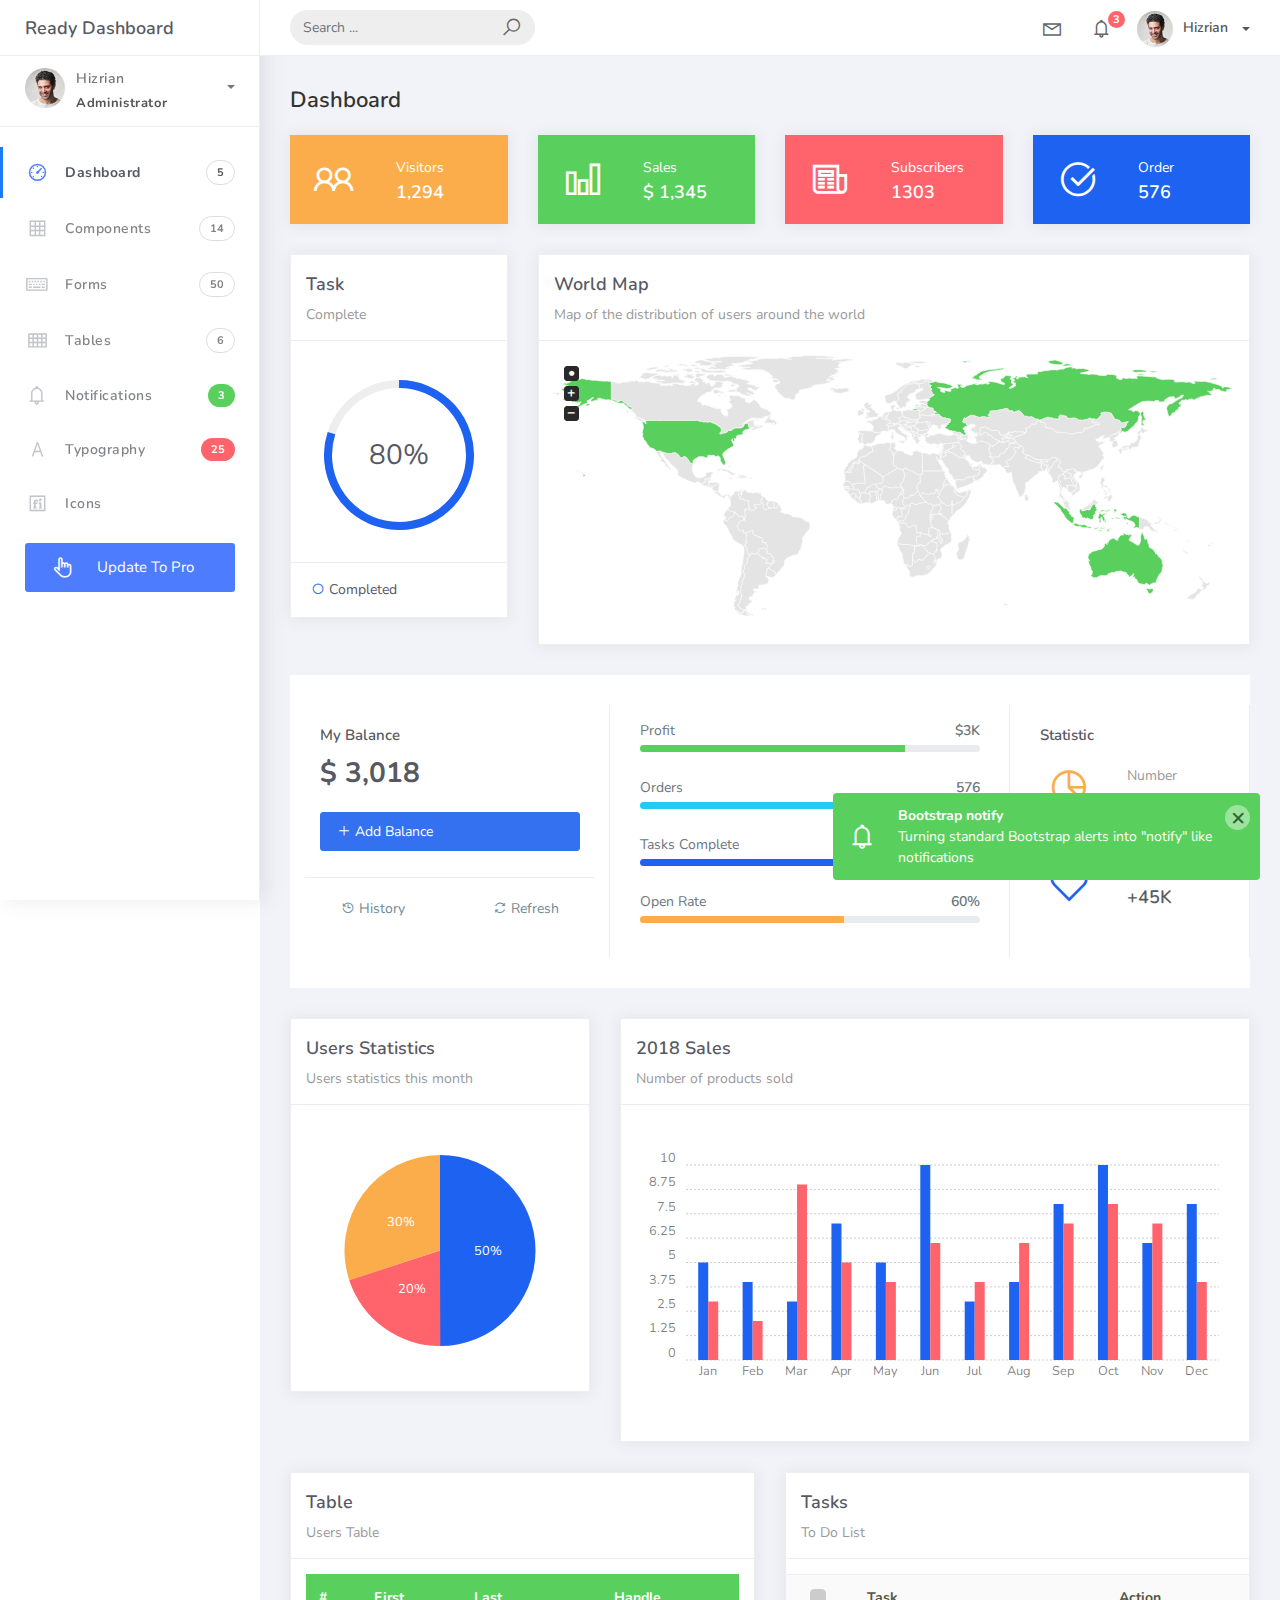
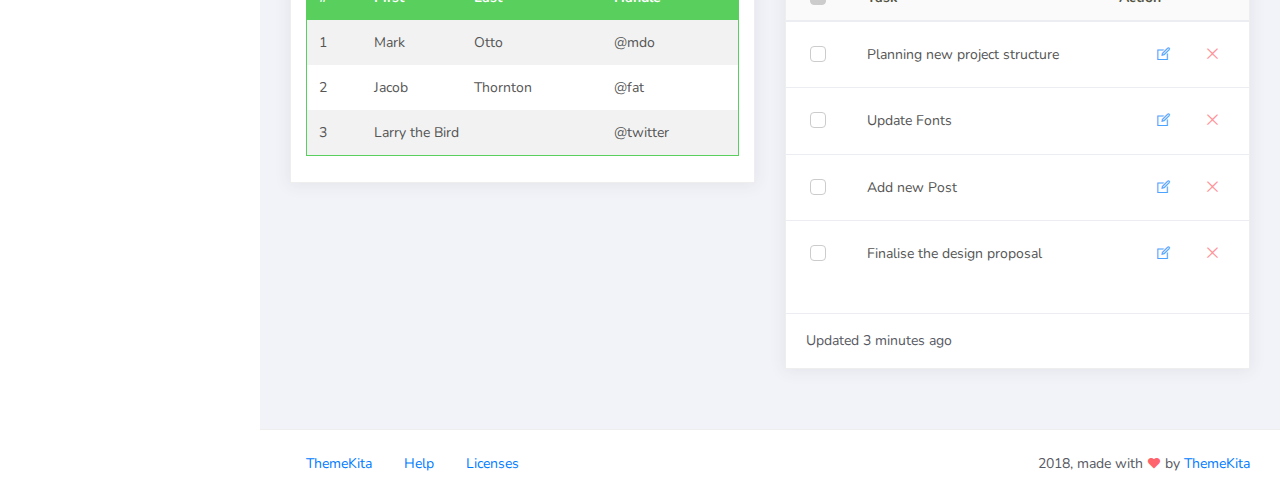
<file: MyPortfolioUd/wwwroot/Ready-Bootstrap-Dashboard-master/index.html>
<!DOCTYPE html>
<html>
<head>
	<meta http-equiv="X-UA-Compatible" content="IE=edge,chrome=1" />
	<title>Ready Bootstrap Dashboard</title>
	<meta content='width=device-width, initial-scale=1.0, maximum-scale=1.0, user-scalable=0, shrink-to-fit=no' name='viewport' />
	<link rel="stylesheet" href="assets/css/bootstrap.min.css">
	<link rel="stylesheet" href="https://fonts.googleapis.com/css?family=Nunito:200,200i,300,300i,400,400i,600,600i,700,700i,800,800i,900,900i">
	<link rel="stylesheet" href="assets/css/ready.css">
	<link rel="stylesheet" href="assets/css/demo.css">
</head>
<body>
	<div class="wrapper">
		<div class="main-header">
			<div class="logo-header">
				<a href="index.html" class="logo">
					Ready Dashboard
				</a>
				<button class="navbar-toggler sidenav-toggler ml-auto" type="button" data-toggle="collapse" data-target="collapse" aria-controls="sidebar" aria-expanded="false" aria-label="Toggle navigation">
					<span class="navbar-toggler-icon"></span>
				</button>
				<button class="topbar-toggler more"><i class="la la-ellipsis-v"></i></button>
			</div>
			<nav class="navbar navbar-header navbar-expand-lg">
				<div class="container-fluid">
					
					<form class="navbar-left navbar-form nav-search mr-md-3" action="">
						<div class="input-group">
							<input type="text" placeholder="Search ..." class="form-control">
							<div class="input-group-append">
								<span class="input-group-text">
									<i class="la la-search search-icon"></i>
								</span>
							</div>
						</div>
					</form>
					<ul class="navbar-nav topbar-nav ml-md-auto align-items-center">
						<li class="nav-item dropdown hidden-caret">
							<a class="nav-link dropdown-toggle" href="#" id="navbarDropdown" role="button" data-toggle="dropdown" aria-haspopup="true" aria-expanded="false">
								<i class="la la-envelope"></i>
							</a>
							<div class="dropdown-menu" aria-labelledby="navbarDropdown">
								<a class="dropdown-item" href="#">Action</a>
								<a class="dropdown-item" href="#">Another action</a>
								<div class="dropdown-divider"></div>
								<a class="dropdown-item" href="#">Something else here</a>
							</div>
						</li>
						<li class="nav-item dropdown hidden-caret">
							<a class="nav-link dropdown-toggle" href="#" id="navbarDropdown" role="button" data-toggle="dropdown" aria-haspopup="true" aria-expanded="false">
								<i class="la la-bell"></i>
								<span class="notification">3</span>
							</a>
							<ul class="dropdown-menu notif-box" aria-labelledby="navbarDropdown">
								<li>
									<div class="dropdown-title">You have 4 new notification</div>
								</li>
								<li>
									<div class="notif-center">
										<a href="#">
											<div class="notif-icon notif-primary"> <i class="la la-user-plus"></i> </div>
											<div class="notif-content">
												<span class="block">
													New user registered
												</span>
												<span class="time">5 minutes ago</span> 
											</div>
										</a>
										<a href="#">
											<div class="notif-icon notif-success"> <i class="la la-comment"></i> </div>
											<div class="notif-content">
												<span class="block">
													Rahmad commented on Admin
												</span>
												<span class="time">12 minutes ago</span> 
											</div>
										</a>
										<a href="#">
											<div class="notif-img"> 
												<img src="assets/img/profile2.jpg" alt="Img Profile">
											</div>
											<div class="notif-content">
												<span class="block">
													Reza send messages to you
												</span>
												<span class="time">12 minutes ago</span> 
											</div>
										</a>
										<a href="#">
											<div class="notif-icon notif-danger"> <i class="la la-heart"></i> </div>
											<div class="notif-content">
												<span class="block">
													Farrah liked Admin
												</span>
												<span class="time">17 minutes ago</span> 
											</div>
										</a>
									</div>
								</li>
								<li>
									<a class="see-all" href="javascript:void(0);"> <strong>See all notifications</strong> <i class="la la-angle-right"></i> </a>
								</li>
							</ul>
						</li>
						<li class="nav-item dropdown">
							<a class="dropdown-toggle profile-pic" data-toggle="dropdown" href="#" aria-expanded="false"> <img src="assets/img/profile.jpg" alt="user-img" width="36" class="img-circle"><span >Hizrian</span></span> </a>
							<ul class="dropdown-menu dropdown-user">
								<li>
									<div class="user-box">
										<div class="u-img"><img src="assets/img/profile.jpg" alt="user"></div>
										<div class="u-text">
											<h4>Hizrian</h4>
											<p class="text-muted">hello@themekita.com</p><a href="profile.html" class="btn btn-rounded btn-danger btn-sm">View Profile</a></div>
										</div>
									</li>
									<div class="dropdown-divider"></div>
									<a class="dropdown-item" href="#"><i class="ti-user"></i> My Profile</a>
									<a class="dropdown-item" href="#"></i> My Balance</a>
									<a class="dropdown-item" href="#"><i class="ti-email"></i> Inbox</a>
									<div class="dropdown-divider"></div>
									<a class="dropdown-item" href="#"><i class="ti-settings"></i> Account Setting</a>
									<div class="dropdown-divider"></div>
									<a class="dropdown-item" href="#"><i class="fa fa-power-off"></i> Logout</a>
								</ul>
								<!-- /.dropdown-user -->
							</li>
						</ul>
					</div>
				</nav>
			</div>
			<div class="sidebar">
				<div class="scrollbar-inner sidebar-wrapper">
					<div class="user">
						<div class="photo">
							<img src="assets/img/profile.jpg">
						</div>
						<div class="info">
							<a class="" data-toggle="collapse" href="#collapseExample" aria-expanded="true">
								<span>
									Hizrian
									<span class="user-level">Administrator</span>
									<span class="caret"></span>
								</span>
							</a>
							<div class="clearfix"></div>

							<div class="collapse in" id="collapseExample" aria-expanded="true" style="">
								<ul class="nav">
									<li>
										<a href="#profile">
											<span class="link-collapse">My Profile</span>
										</a>
									</li>
									<li>
										<a href="#edit">
											<span class="link-collapse">Edit Profile</span>
										</a>
									</li>
									<li>
										<a href="#settings">
											<span class="link-collapse">Settings</span>
										</a>
									</li>
								</ul>
							</div>
						</div>
					</div>
					<ul class="nav">
						<li class="nav-item active">
							<a href="index.html">
								<i class="la la-dashboard"></i>
								<p>Dashboard</p>
								<span class="badge badge-count">5</span>
							</a>
						</li>
						<li class="nav-item">
							<a href="components.html">
								<i class="la la-table"></i>
								<p>Components</p>
								<span class="badge badge-count">14</span>
							</a>
						</li>
						<li class="nav-item">
							<a href="forms.html">
								<i class="la la-keyboard-o"></i>
								<p>Forms</p>
								<span class="badge badge-count">50</span>
							</a>
						</li>
						<li class="nav-item">
							<a href="tables.html">
								<i class="la la-th"></i>
								<p>Tables</p>
								<span class="badge badge-count">6</span>
							</a>
						</li>
						<li class="nav-item">
							<a href="notifications.html">
								<i class="la la-bell"></i>
								<p>Notifications</p>
								<span class="badge badge-success">3</span>
							</a>
						</li>
						<li class="nav-item">
							<a href="typography.html">
								<i class="la la-font"></i>
								<p>Typography</p>
								<span class="badge badge-danger">25</span>
							</a>
						</li>
						<li class="nav-item">
							<a href="icons.html">
								<i class="la la-fonticons"></i>
								<p>Icons</p>
							</a>
						</li>
						<li class="nav-item update-pro">
							<button  data-toggle="modal" data-target="#modalUpdate">
								<i class="la la-hand-pointer-o"></i>
								<p>Update To Pro</p>
							</button>
						</li>
					</ul>
				</div>
			</div>
			<div class="main-panel">
				<div class="content">
					<div class="container-fluid">
						<h4 class="page-title">Dashboard</h4>
						<div class="row">
							<div class="col-md-3">
								<div class="card card-stats card-warning">
									<div class="card-body ">
										<div class="row">
											<div class="col-5">
												<div class="icon-big text-center">
													<i class="la la-users"></i>
												</div>
											</div>
											<div class="col-7 d-flex align-items-center">
												<div class="numbers">
													<p class="card-category">Visitors</p>
													<h4 class="card-title">1,294</h4>
												</div>
											</div>
										</div>
									</div>
								</div>
							</div>
							<div class="col-md-3">
								<div class="card card-stats card-success">
									<div class="card-body ">
										<div class="row">
											<div class="col-5">
												<div class="icon-big text-center">
													<i class="la la-bar-chart"></i>
												</div>
											</div>
											<div class="col-7 d-flex align-items-center">
												<div class="numbers">
													<p class="card-category">Sales</p>
													<h4 class="card-title">$ 1,345</h4>
												</div>
											</div>
										</div>
									</div>
								</div>
							</div>
							<div class="col-md-3">
								<div class="card card-stats card-danger">
									<div class="card-body">
										<div class="row">
											<div class="col-5">
												<div class="icon-big text-center">
													<i class="la la-newspaper-o"></i>
												</div>
											</div>
											<div class="col-7 d-flex align-items-center">
												<div class="numbers">
													<p class="card-category">Subscribers</p>
													<h4 class="card-title">1303</h4>
												</div>
											</div>
										</div>
									</div>
								</div>
							</div>
							<div class="col-md-3">
								<div class="card card-stats card-primary">
									<div class="card-body ">
										<div class="row">
											<div class="col-5">
												<div class="icon-big text-center">
													<i class="la la-check-circle"></i>
												</div>
											</div>
											<div class="col-7 d-flex align-items-center">
												<div class="numbers">
													<p class="card-category">Order</p>
													<h4 class="card-title">576</h4>
												</div>
											</div>
										</div>
									</div>
								</div>
							</div>
<!-- 							<div class="col-md-3">
								<div class="card card-stats">
									<div class="card-body ">
										<div class="row">
											<div class="col-5">
												<div class="icon-big text-center icon-warning">
													<i class="la la-pie-chart text-warning"></i>
												</div>
											</div>
											<div class="col-7 d-flex align-items-center">
												<div class="numbers">
													<p class="card-category">Number</p>
													<h4 class="card-title">150GB</h4>
												</div>
											</div>
										</div>
									</div>
								</div>
							</div>
							<div class="col-md-3">
								<div class="card card-stats">
									<div class="card-body ">
										<div class="row">
											<div class="col-5">
												<div class="icon-big text-center">
													<i class="la la-bar-chart text-success"></i>
												</div>
											</div>
											<div class="col-7 d-flex align-items-center">
												<div class="numbers">
													<p class="card-category">Revenue</p>
													<h4 class="card-title">$ 1,345</h4>
												</div>
											</div>
										</div>
									</div>
								</div>
							</div>
							<div class="col-md-3">
								<div class="card card-stats">
									<div class="card-body">
										<div class="row">
											<div class="col-5">
												<div class="icon-big text-center">
													<i class="la la-times-circle-o text-danger"></i>
												</div>
											</div>
											<div class="col-7 d-flex align-items-center">
												<div class="numbers">
													<p class="card-category">Errors</p>
													<h4 class="card-title">23</h4>
												</div>
											</div>
										</div>
									</div>
								</div>
							</div>
							<div class="col-md-3">
								<div class="card card-stats">
									<div class="card-body">
										<div class="row">
											<div class="col-5">
												<div class="icon-big text-center">
													<i class="la la-heart-o text-primary"></i>
												</div>
											</div>
											<div class="col-7 d-flex align-items-center">
												<div class="numbers">
													<p class="card-category">Followers</p>
													<h4 class="card-title">+45K</h4>
												</div>
											</div>
										</div>
									</div>
								</div>
							</div> -->
						</div>
						<div class="row">
							<div class="col-md-3">
								<div class="card">
									<div class="card-header">
										<h4 class="card-title">Task</h4>
										<p class="card-category">Complete</p>
									</div>
									<div class="card-body">
										<div id="task-complete" class="chart-circle mt-4 mb-3"></div>
									</div>
									<div class="card-footer">
										<div class="legend"><i class="la la-circle text-primary"></i> Completed</div>
									</div>
								</div>
							</div>
							<div class="col-md-9">
								<div class="card">
									<div class="card-header">
										<h4 class="card-title">World Map</h4>
										<p class="card-category">
										Map of the distribution of users around the world</p>
									</div>
									<div class="card-body">
										<div class="mapcontainer">
											<div class="map">
												<span>Alternative content for the map</span>
											</div>
										</div>
									</div>
								</div>
							</div>
						</div>
						<div class="row row-card-no-pd">
							<div class="col-md-4">
								<div class="card">
									<div class="card-body">
										<p class="fw-bold mt-1">My Balance</p>
										<h4><b>$ 3,018</b></h4>
										<a href="#" class="btn btn-primary btn-full text-left mt-3 mb-3"><i class="la la-plus"></i> Add Balance</a>
									</div>
									<div class="card-footer">
										<ul class="nav">
											<li class="nav-item"><a class="btn btn-default btn-link" href="#"><i class="la la-history"></i> History</a></li>
											<li class="nav-item ml-auto"><a class="btn btn-default btn-link" href="#"><i class="la la-refresh"></i> Refresh</a></li>
										</ul>
									</div>
								</div>
							</div>
							<div class="col-md-5">
								<div class="card">
									<div class="card-body">
										<div class="progress-card">
											<div class="d-flex justify-content-between mb-1">
												<span class="text-muted">Profit</span>
												<span class="text-muted fw-bold"> $3K</span>
											</div>
											<div class="progress mb-2" style="height: 7px;">
												<div class="progress-bar bg-success" role="progressbar" style="width: 78%" aria-valuenow="78" aria-valuemin="0" aria-valuemax="100" data-toggle="tooltip" data-placement="top" title="78%"></div>
											</div>
										</div>
										<div class="progress-card">
											<div class="d-flex justify-content-between mb-1">
												<span class="text-muted">Orders</span>
												<span class="text-muted fw-bold"> 576</span>
											</div>
											<div class="progress mb-2" style="height: 7px;">
												<div class="progress-bar bg-info" role="progressbar" style="width: 65%" aria-valuenow="60" aria-valuemin="0" aria-valuemax="100" data-toggle="tooltip" data-placement="top" title="65%"></div>
											</div>
										</div>
										<div class="progress-card">
											<div class="d-flex justify-content-between mb-1">
												<span class="text-muted">Tasks Complete</span>
												<span class="text-muted fw-bold"> 70%</span>
											</div>
											<div class="progress mb-2" style="height: 7px;">
												<div class="progress-bar bg-primary" role="progressbar" style="width: 70%" aria-valuenow="70" aria-valuemin="0" aria-valuemax="100" data-toggle="tooltip" data-placement="top" title="70%"></div>
											</div>
										</div>
										<div class="progress-card">
											<div class="d-flex justify-content-between mb-1">
												<span class="text-muted">Open Rate</span>
												<span class="text-muted fw-bold"> 60%</span>
											</div>
											<div class="progress mb-2" style="height: 7px;">
												<div class="progress-bar bg-warning" role="progressbar" style="width: 60%" aria-valuenow="60" aria-valuemin="0" aria-valuemax="100" data-toggle="tooltip" data-placement="top" title="60%"></div>
											</div>
										</div>
									</div>
								</div>
							</div>
							<div class="col-md-3">
								<div class="card card-stats">
									<div class="card-body">
										<p class="fw-bold mt-1">Statistic</p>
										<div class="row">
											<div class="col-5">
												<div class="icon-big text-center icon-warning">
													<i class="la la-pie-chart text-warning"></i>
												</div>
											</div>
											<div class="col-7 d-flex align-items-center">
												<div class="numbers">
													<p class="card-category">Number</p>
													<h4 class="card-title">150GB</h4>
												</div>
											</div>
										</div>
										<hr/>
										<div class="row">
											<div class="col-5">
												<div class="icon-big text-center">
													<i class="la la-heart-o text-primary"></i>
												</div>
											</div>
											<div class="col-7 d-flex align-items-center">
												<div class="numbers">
													<p class="card-category">Followers</p>
													<h4 class="card-title">+45K</h4>
												</div>
											</div>
										</div>
									</div>
								</div>
							</div>
						</div>
						<div class="row">
							<div class="col-md-4">
								<div class="card">
									<div class="card-header">
										<h4 class="card-title">Users Statistics</h4>
										<p class="card-category">
										Users statistics this month</p>
									</div>
									<div class="card-body">
										<div id="monthlyChart" class="chart chart-pie"></div>
									</div>
								</div>
							</div>
							<div class="col-md-8">
								<div class="card">
									<div class="card-header">
										<h4 class="card-title">2018 Sales</h4>
										<p class="card-category">
										Number of products sold</p>
									</div>
									<div class="card-body">
										<div id="salesChart" class="chart"></div>
									</div>
								</div>
							</div>
							<div class="col-md-6">
								<div class="card">
									<div class="card-header ">
										<h4 class="card-title">Table</h4>
										<p class="card-category">Users Table</p>
									</div>
									<div class="card-body">
										<table class="table table-head-bg-success table-striped table-hover">
											<thead>
												<tr>
													<th scope="col">#</th>
													<th scope="col">First</th>
													<th scope="col">Last</th>
													<th scope="col">Handle</th>
												</tr>
											</thead>
											<tbody>
												<tr>
													<td>1</td>
													<td>Mark</td>
													<td>Otto</td>
													<td>@mdo</td>
												</tr>
												<tr>
													<td>2</td>
													<td>Jacob</td>
													<td>Thornton</td>
													<td>@fat</td>
												</tr>
												<tr>
													<td>3</td>
													<td colspan="2">Larry the Bird</td>
													<td>@twitter</td>
												</tr>
											</tbody>
										</table>
									</div>
								</div>
							</div>
							<div class="col-md-6">
								<div class="card card-tasks">
									<div class="card-header ">
										<h4 class="card-title">Tasks</h4>
										<p class="card-category">To Do List</p>
									</div>
									<div class="card-body ">
										<div class="table-full-width">
											<table class="table">
												<thead>
													<tr>
														<th>
															<div class="form-check">
																<label class="form-check-label">
																	<input class="form-check-input  select-all-checkbox" type="checkbox" data-select="checkbox" data-target=".task-select">
																	<span class="form-check-sign"></span>
																</label>
															</div>
														</th>
														<th>Task</th>
														<th>Action</th>
													</tr>
												</thead>
												<tbody>
													<tr>
														<td>
															<div class="form-check">
																<label class="form-check-label">
																	<input class="form-check-input task-select" type="checkbox">
																	<span class="form-check-sign"></span>
																</label>
															</div>
														</td>
														<td>Planning new project structure</td>
														<td class="td-actions text-right">
															<div class="form-button-action">
																<button type="button" data-toggle="tooltip" title="Edit Task" class="btn btn-link <btn-simple-primary">
																	<i class="la la-edit"></i>
																</button>
																<button type="button" data-toggle="tooltip" title="Remove" class="btn btn-link btn-simple-danger">
																	<i class="la la-times"></i>
																</button>
															</div>
														</td>
													</tr>
													<tr>
														<td>
															<div class="form-check">
																<label class="form-check-label">
																	<input class="form-check-input task-select" type="checkbox">
																	<span class="form-check-sign"></span>
																</label>
															</div>
														</td>
														<td>Update Fonts</td>
														<td class="td-actions text-right">
															<div class="form-button-action">
																<button type="button" data-toggle="tooltip" title="Edit Task" class="btn btn-link <btn-simple-primary">
																	<i class="la la-edit"></i>
																</button>
																<button type="button" data-toggle="tooltip" title="Remove" class="btn btn-link btn-simple-danger">
																	<i class="la la-times"></i>
																</button>
															</div>
														</td>
													</tr>
													<tr>
														<td>
															<div class="form-check">
																<label class="form-check-label">
																	<input class="form-check-input task-select" type="checkbox">
																	<span class="form-check-sign"></span>
																</label>
															</div>
														</td>
														<td>Add new Post
														</td>
														<td class="td-actions text-right">
															<div class="form-button-action">
																<button type="button" data-toggle="tooltip" title="Edit Task" class="btn btn-link <btn-simple-primary">
																	<i class="la la-edit"></i>
																</button>
																<button type="button" data-toggle="tooltip" title="Remove" class="btn btn-link btn-simple-danger">
																	<i class="la la-times"></i>
																</button>
															</div>
														</td>
													</tr>
													<tr>
														<td>
															<div class="form-check">
																<label class="form-check-label">
																	<input class="form-check-input task-select" type="checkbox">
																	<span class="form-check-sign"></span>
																</label>
															</div>
														</td>
														<td>Finalise the design proposal</td>
														<td class="td-actions text-right">
															<div class="form-button-action">
																<button type="button" data-toggle="tooltip" title="Edit Task" class="btn btn-link <btn-simple-primary">
																	<i class="la la-edit"></i>
																</button>
																<button type="button" data-toggle="tooltip" title="Remove" class="btn btn-link btn-simple-danger">
																	<i class="la la-times"></i>
																</button>
															</div>
														</td>
													</tr>
												</tbody>
											</table>
										</div>
									</div>
									<div class="card-footer ">
										<div class="stats">
											<i class="now-ui-icons loader_refresh spin"></i> Updated 3 minutes ago
										</div>
									</div>
								</div>
							</div>
						</div>
					</div>
				</div>
				<footer class="footer">
					<div class="container-fluid">
						<nav class="pull-left">
							<ul class="nav">
								<li class="nav-item">
									<a class="nav-link" href="http://www.themekita.com">
										ThemeKita
									</a>
								</li>
								<li class="nav-item">
									<a class="nav-link" href="#">
										Help
									</a>
								</li>
								<li class="nav-item">
									<a class="nav-link" href="https://themewagon.com/license/#free-item">
										Licenses
									</a>
								</li>
							</ul>
						</nav>
						<div class="copyright ml-auto">
							2018, made with <i class="la la-heart heart text-danger"></i> by <a href="http://www.themekita.com">ThemeKita</a>
						</div>				
					</div>
				</footer>
			</div>
		</div>
	</div>
	<!-- Modal -->
	<div class="modal fade" id="modalUpdate" tabindex="-1" role="dialog" aria-labelledby="modalUpdatePro" aria-hidden="true">
		<div class="modal-dialog modal-dialog-centered" role="document">
			<div class="modal-content">
				<div class="modal-header bg-primary">
					<h6 class="modal-title"><i class="la la-frown-o"></i> Under Development</h6>
					<button type="button" class="close" data-dismiss="modal" aria-label="Close">
						<span aria-hidden="true">&times;</span>
					</button>
				</div>
				<div class="modal-body text-center">									
					<p>Currently the pro version of the <b>Ready Dashboard</b> Bootstrap is in progress development</p>
					<p>
						<b>We'll let you know when it's done</b></p>
				</div>
				<div class="modal-footer">
					<button type="button" class="btn btn-secondary" data-dismiss="modal">Close</button>
				</div>
			</div>
		</div>
	</div>
</body>
<script src="assets/js/core/jquery.3.2.1.min.js"></script>
<script src="assets/js/plugin/jquery-ui-1.12.1.custom/jquery-ui.min.js"></script>
<script src="assets/js/core/popper.min.js"></script>
<script src="assets/js/core/bootstrap.min.js"></script>
<script src="assets/js/plugin/chartist/chartist.min.js"></script>
<script src="assets/js/plugin/chartist/plugin/chartist-plugin-tooltip.min.js"></script>
<script src="assets/js/plugin/bootstrap-notify/bootstrap-notify.min.js"></script>
<script src="assets/js/plugin/bootstrap-toggle/bootstrap-toggle.min.js"></script>
<script src="assets/js/plugin/jquery-mapael/jquery.mapael.min.js"></script>
<script src="assets/js/plugin/jquery-mapael/maps/world_countries.min.js"></script>
<script src="assets/js/plugin/chart-circle/circles.min.js"></script>
<script src="assets/js/plugin/jquery-scrollbar/jquery.scrollbar.min.js"></script>
<script src="assets/js/ready.min.js"></script>
<script src="assets/js/demo.js"></script>
</html>
</file>
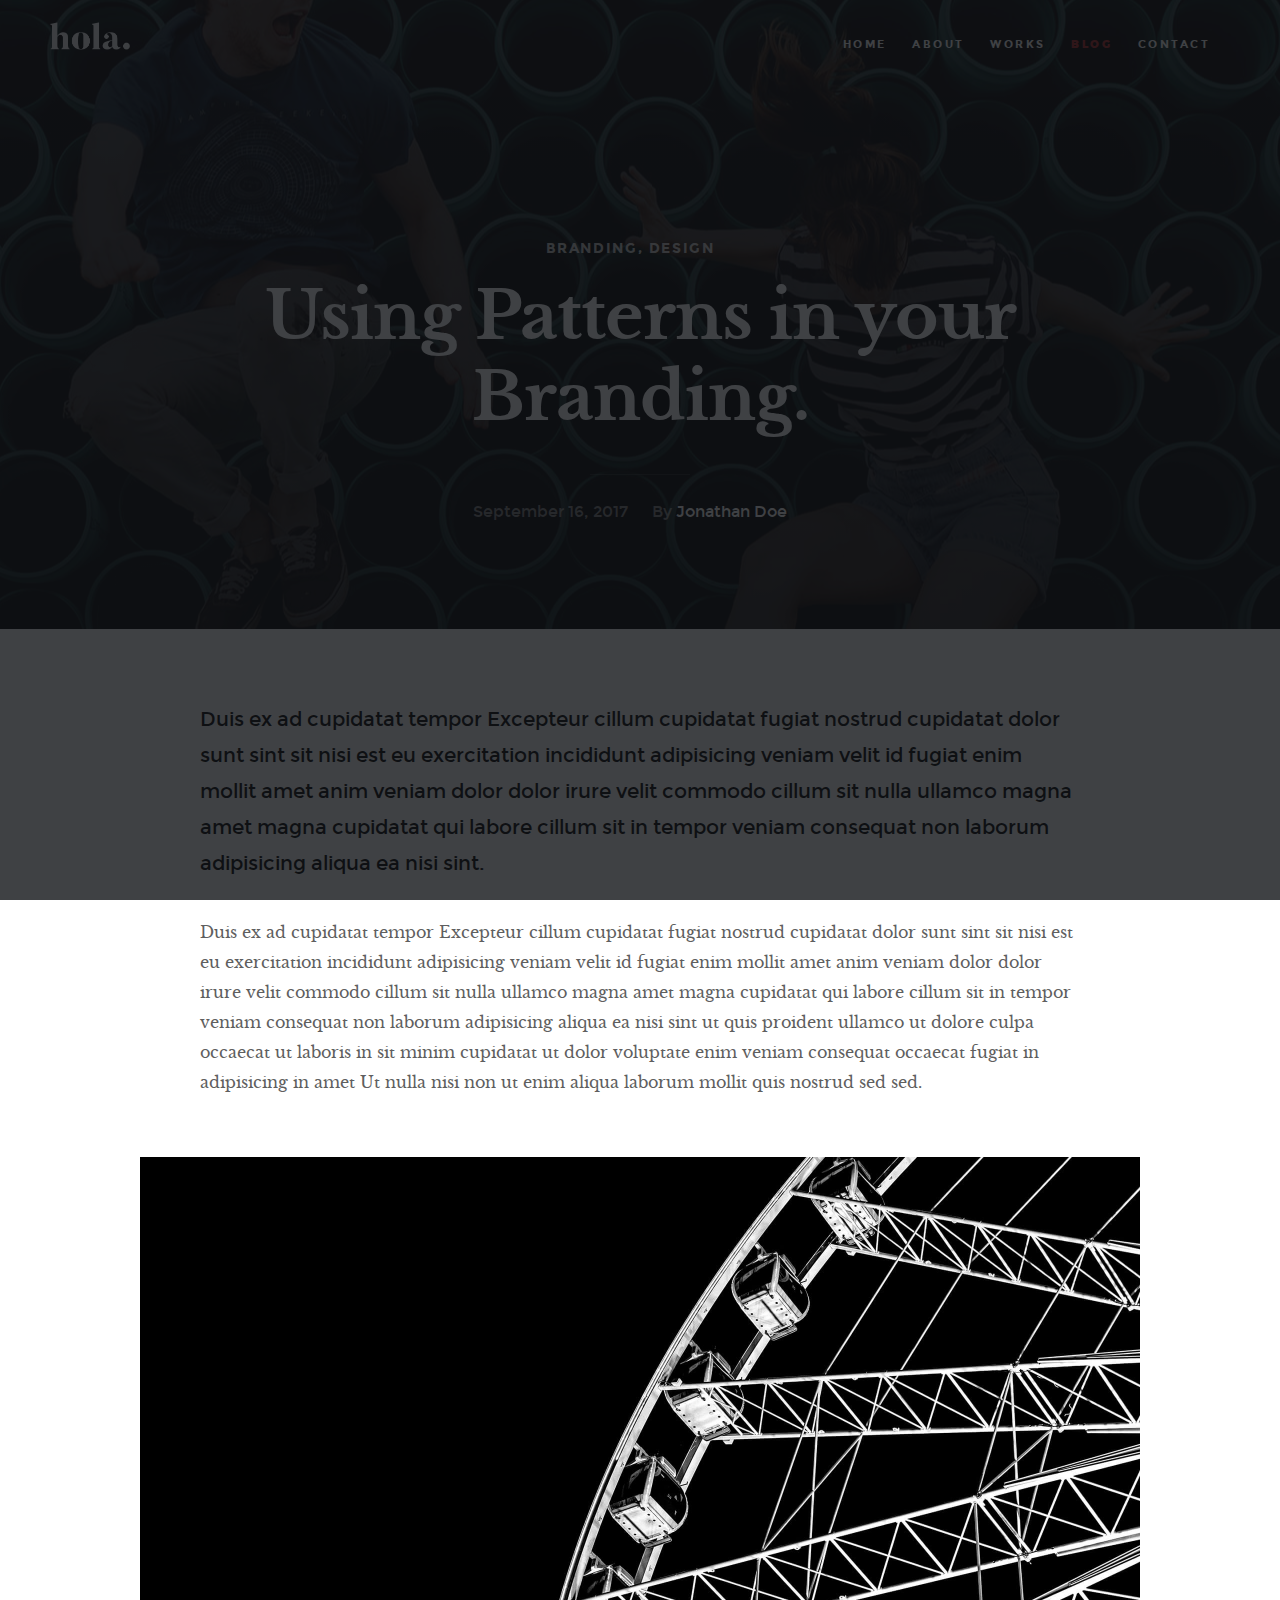
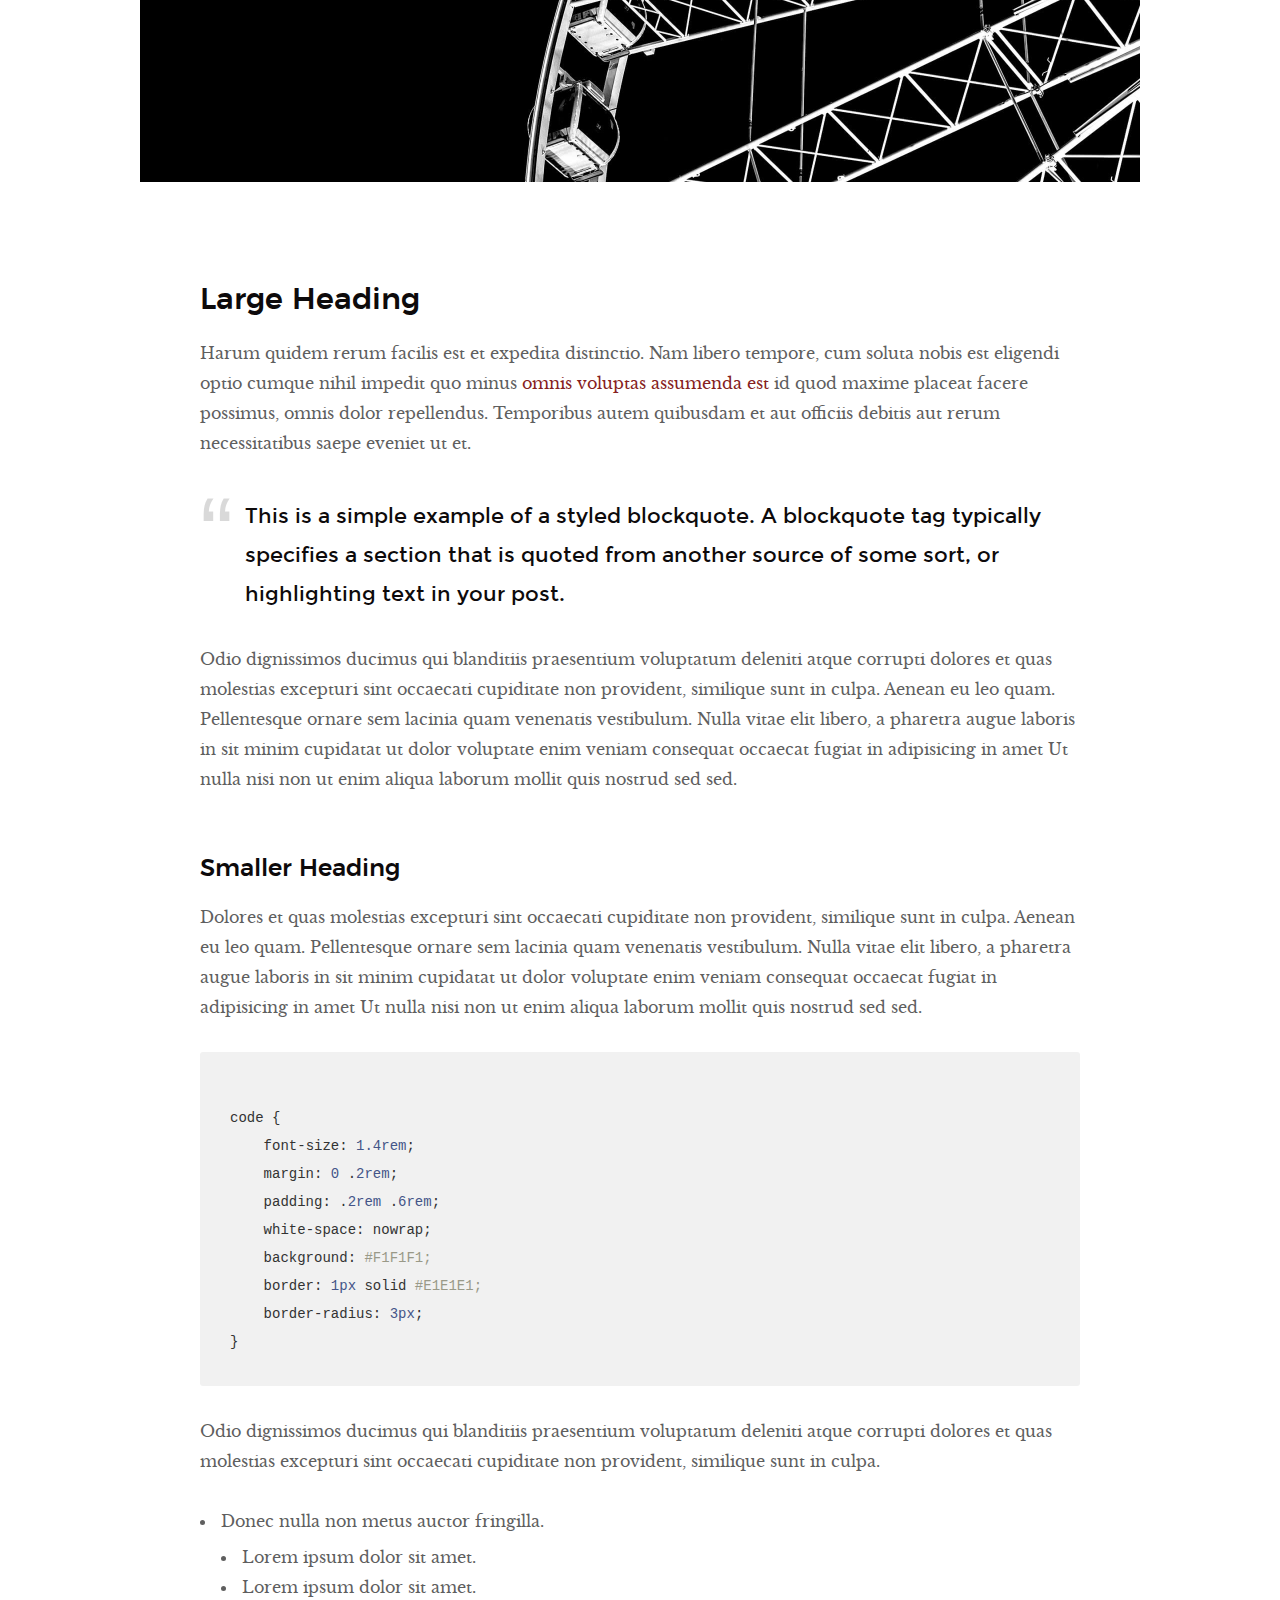
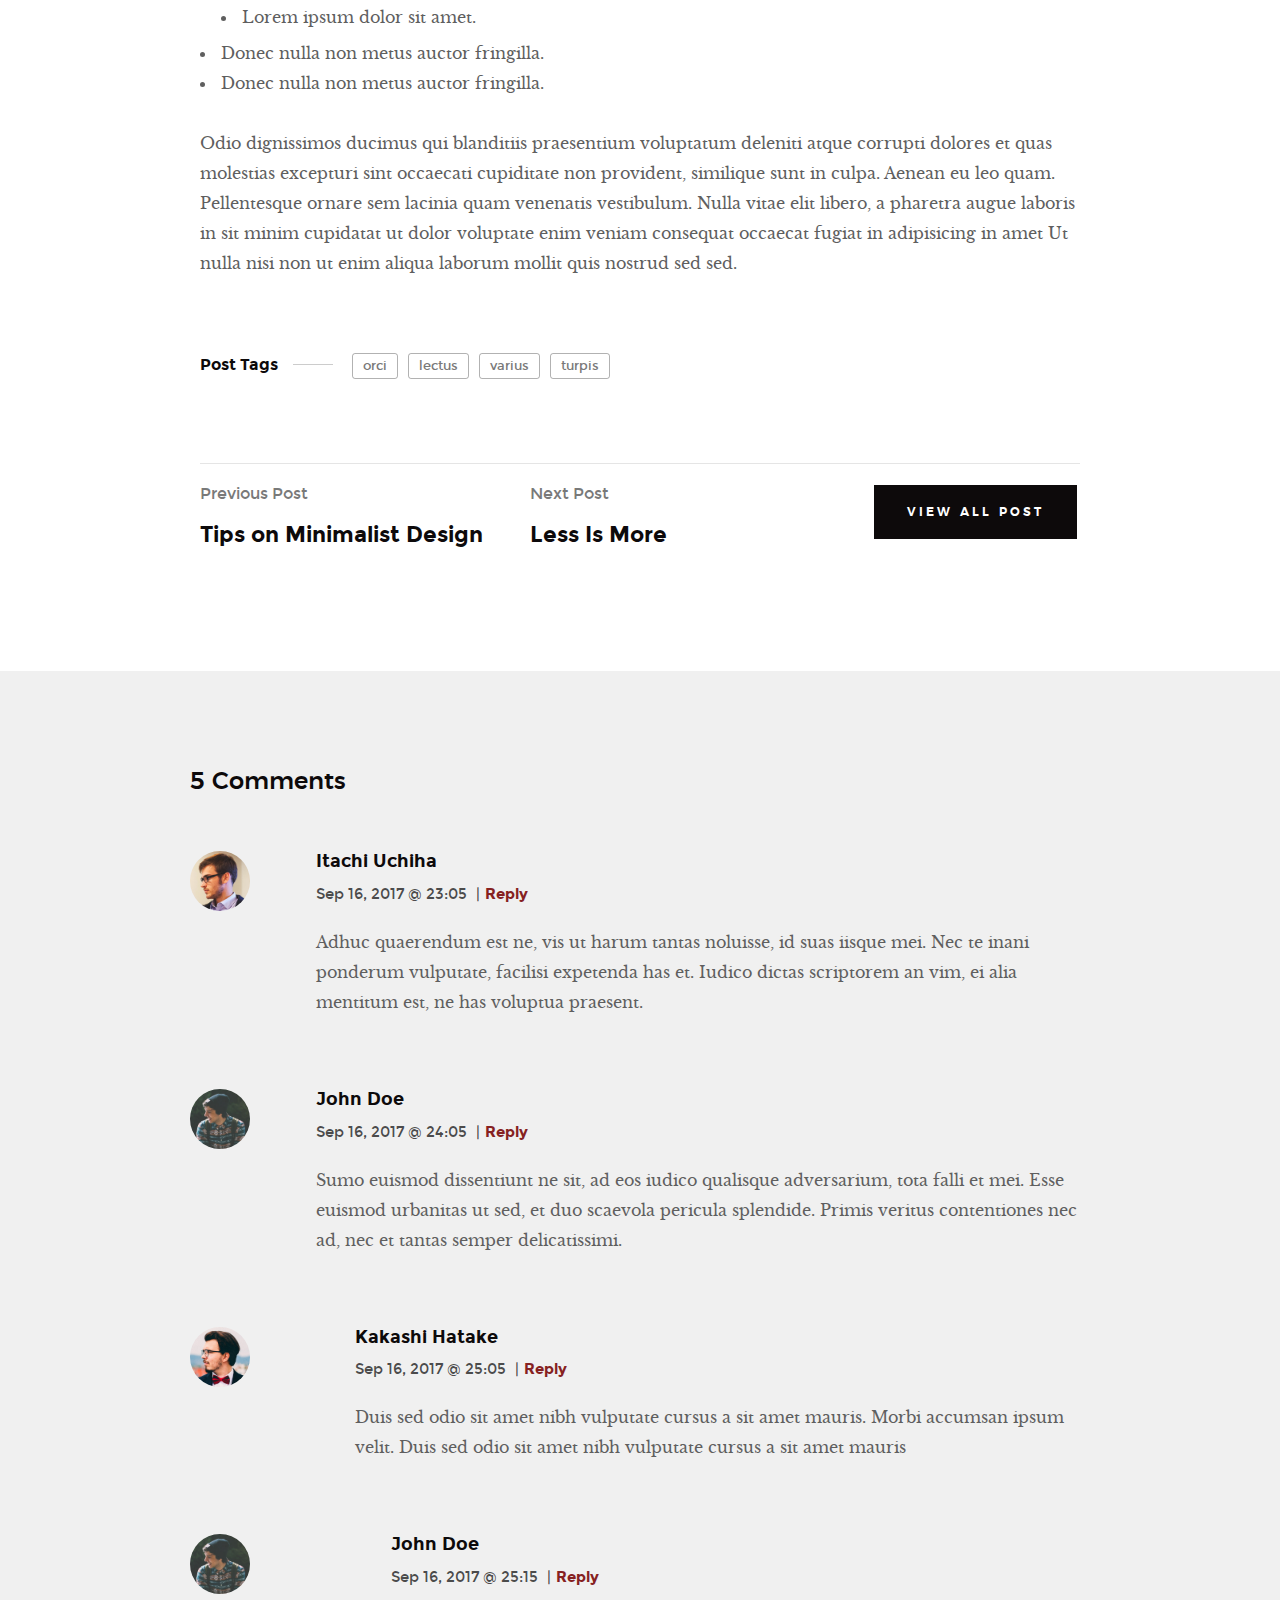
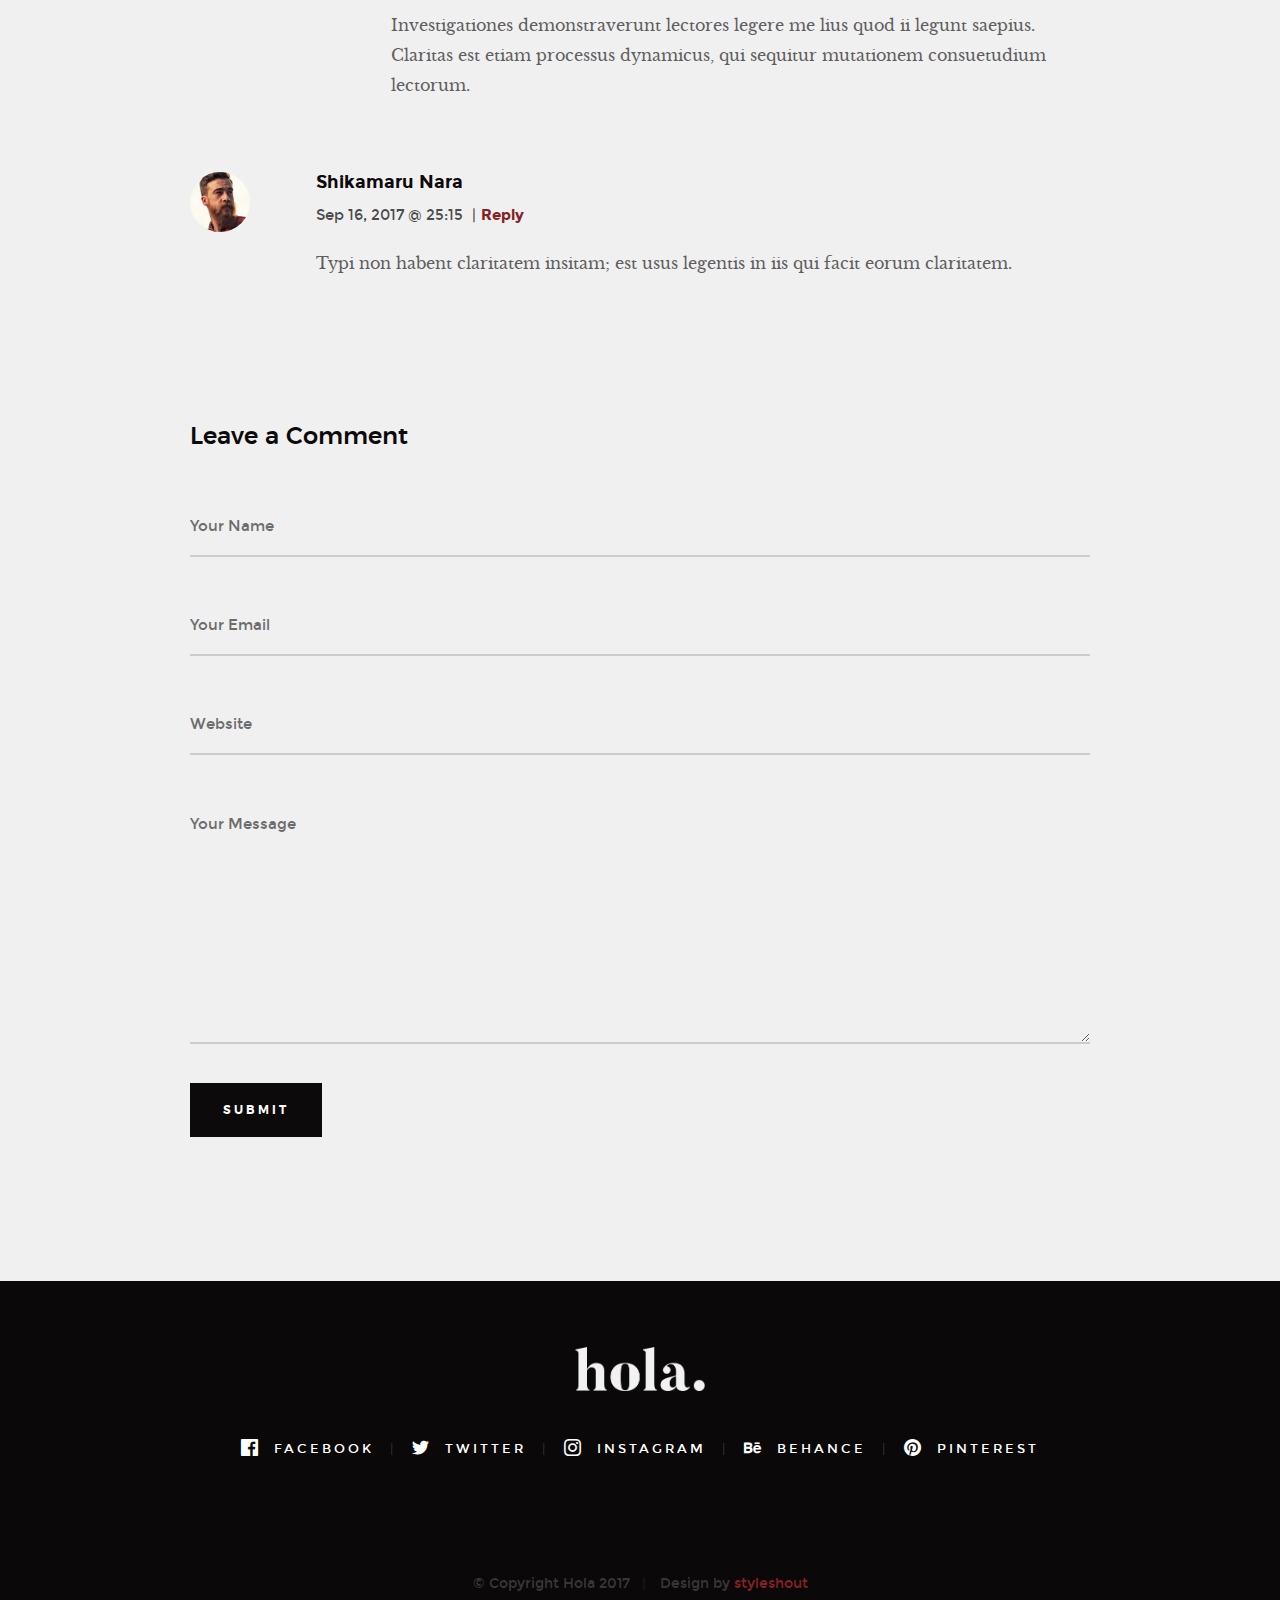
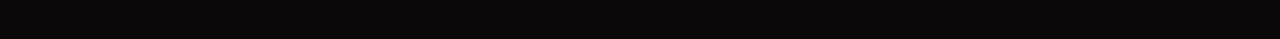
<file: MyPortfolioUd/wwwroot/hola-master/blog-single.html>
<!DOCTYPE html>
<!--[if lt IE 9 ]><html class="no-js oldie" lang="en"> <![endif]-->
<!--[if IE 9 ]><html class="no-js oldie ie9" lang="en"> <![endif]-->
<!--[if (gte IE 9)|!(IE)]><!-->
<html class="no-js" lang="en">
<!--<![endif]-->

<head>

    <!--- basic page needs
    ================================================== -->
    <meta charset="utf-8">
    <title>Blog Single - Hola</title>
    <meta name="description" content="">
    <meta name="author" content="">

    <!-- mobile specific metas
    ================================================== -->
    <meta name="viewport" content="width=device-width, initial-scale=1">

    <!-- CSS
    ================================================== -->
    <link rel="stylesheet" href="css/base.css">
    <link rel="stylesheet" href="css/vendor.css">
    <link rel="stylesheet" href="css/main.css">

    <!-- script
    ================================================== -->
    <script src="js/modernizr.js"></script>
    <script src="js/pace.min.js"></script>

    <!-- favicons
    ================================================== -->
    <link rel="shortcut icon" href="favicon.ico" type="image/x-icon">
    <link rel="icon" href="favicon.ico" type="image/x-icon">

</head>


<body id="top">

    <!-- header
    ================================================== -->
    <header class="s-header">
            
        <div class="header-logo">
            <a class="site-logo" href="index.html"><img src="images/logo.png" alt="Homepage"></a>
        </div>

        <nav class="header-nav-wrap">
            <ul class="header-nav">
                <li><a href="index.html#home" title="home">Home</a></li>
                <li><a href="index.html#about" title="about">About</a></li>
                <li><a href="index.html#works" title="works">Works</a></li>
                <li class="current"><a href="blog.html" title="blog">Blog</a></li>
                <li><a href="index.html#contact" title="contact">Contact</a></li>	
            </ul>
        </nav>

        <a class="header-menu-toggle" href="#0"><span>Menu</span></a>

    </header> <!-- end s-header -->


    <article class="blog-single">

        <!-- page header/blog hero
        ================================================== -->
        <div class="page-header page-header--single page-hero" style="background-image:url(images/blog/blog-bg-02.jpg)">
        
            <div class="row page-header__content narrow">
                <article class="col-full">
                    <div class="page-header__info">
                        <div class="page-header__cat">
                            <a href="#0">Branding</a><a href="#0">Design</a>
                        </div>
                    </div>
                    <h1 class="page-header__title">
                        <a href="#0" title="">
                            Using Patterns in your Branding.
                        </a>
                    </h1>
                    <ul class="page-header__meta">
                        <li class="date">September 16, 2017</li>
                        <li class="author">
                            By
                            <span>Jonathan Doe</span>
                        </li>
                    </ul>
                    
                </article>
            </div>
    
        </div> <!-- end page-header -->

        <div class="row blog-content">
            <div class="col-full blog-content__main">

                <p class="lead">Duis ex ad cupidatat tempor Excepteur cillum cupidatat fugiat nostrud cupidatat dolor sunt sint sit nisi est eu exercitation incididunt adipisicing veniam velit id fugiat enim mollit amet anim veniam dolor dolor irure velit commodo cillum sit nulla ullamco magna amet magna cupidatat qui labore cillum sit in tempor veniam consequat non laborum adipisicing aliqua ea nisi sint.</p>
                
                <p>Duis ex ad cupidatat tempor Excepteur cillum cupidatat fugiat nostrud cupidatat dolor sunt sint sit nisi est eu exercitation incididunt adipisicing veniam velit id fugiat enim mollit amet anim veniam dolor dolor irure velit commodo cillum sit nulla ullamco magna amet magna cupidatat qui labore cillum sit in tempor veniam consequat non laborum adipisicing aliqua ea nisi sint ut quis proident ullamco ut dolore culpa occaecat ut laboris in sit minim cupidatat ut dolor voluptate enim veniam consequat occaecat fugiat in adipisicing in amet Ut nulla nisi non ut enim aliqua laborum mollit quis nostrud sed sed.
                </p>

                <p>
                <img src="images/wheel-1000.jpg" 
                     srcset="images/wheel-2000.jpg 2000w, 
                        images/wheel-1000.jpg 1000w, 
                        images/wheel-500.jpg 500w" 
                     sizes="(max-width: 2000px) 100vw, 2000px" alt="">
                </p>

                <h2>Large Heading</h2>

                <p>Harum quidem rerum facilis est et expedita distinctio. Nam libero tempore, cum soluta nobis est eligendi optio cumque nihil impedit quo minus <a href="http://#">omnis voluptas assumenda est</a> id quod maxime placeat facere possimus, omnis dolor repellendus. Temporibus autem quibusdam et aut officiis debitis aut rerum necessitatibus saepe eveniet ut et.</p>

                <blockquote><p>This is a simple example of a styled blockquote. A blockquote tag typically specifies a section that is quoted from another source of some sort, or highlighting text in your post.</p></blockquote>

                <p>Odio dignissimos ducimus qui blanditiis praesentium voluptatum deleniti atque corrupti dolores et quas molestias excepturi sint occaecati cupiditate non provident, similique sunt in culpa. Aenean eu leo quam. Pellentesque ornare sem lacinia quam venenatis vestibulum. Nulla vitae elit libero, a pharetra augue laboris in sit minim cupidatat ut dolor voluptate enim veniam consequat occaecat fugiat in adipisicing in amet Ut nulla nisi non ut enim aliqua laborum mollit quis nostrud sed sed.</p>

                <h3>Smaller Heading</h3>

                <p>Dolores et quas molestias excepturi sint occaecati cupiditate non provident, similique sunt in culpa. Aenean eu leo quam. Pellentesque ornare sem lacinia quam venenatis vestibulum. Nulla vitae elit libero, a pharetra augue laboris in sit minim cupidatat ut dolor voluptate enim veniam consequat occaecat fugiat in adipisicing in amet Ut nulla nisi non ut enim aliqua laborum mollit quis nostrud sed sed.

<pre><code>
code {
    font-size: 1.4rem;
    margin: 0 .2rem;
    padding: .2rem .6rem;
    white-space: nowrap;
    background: #F1F1F1;
    border: 1px solid #E1E1E1;	
    border-radius: 3px;
}
</code></pre>

                <p>Odio dignissimos ducimus qui blanditiis praesentium voluptatum deleniti atque corrupti dolores et quas molestias excepturi sint occaecati cupiditate non provident, similique sunt in culpa.</p>

                <ul>
                    <li>Donec nulla non metus auctor fringilla.
                        <ul>
                            <li>Lorem ipsum dolor sit amet.</li>
                            <li>Lorem ipsum dolor sit amet.</li>
                            <li>Lorem ipsum dolor sit amet.</li>
                        </ul>
                    </li>
                    <li>Donec nulla non metus auctor fringilla.</li>
                    <li>Donec nulla non metus auctor fringilla.</li>
                </ul>

                <p>Odio dignissimos ducimus qui blanditiis praesentium voluptatum deleniti atque corrupti dolores et quas molestias excepturi sint occaecati cupiditate non provident, similique sunt in culpa. Aenean eu leo quam. Pellentesque ornare sem lacinia quam venenatis vestibulum. Nulla vitae elit libero, a pharetra augue laboris in sit minim cupidatat ut dolor voluptate enim veniam consequat occaecat fugiat in adipisicing in amet Ut nulla nisi non ut enim aliqua laborum mollit quis nostrud sed sed.</p>

                <p class="blog-content__tags">
                    <span>Post Tags</span>

                    <span class="blog-content__tag-list">
                        <a href="#0">orci</a>
                        <a href="#0">lectus</a>
                        <a href="#0">varius</a>
                        <a href="#0">turpis</a>
                    </span>

                </p>

                <div class="blog-content__pagenav">
                    <div class="blog-content__nav">
                        <div class="blog-content__prev">
                            <a href="#0" rel="prev">
                                <span>Previous Post</span>
                                Tips on Minimalist Design 
                            </a>
                        </div>
                        <div class="blog-content__next">
                            <a href="#0" rel="next">
                                <span>Next Post</span>
                                Less Is More 
                            </a>
                        </div>
                    </div>

                    <div class="blog-content__all">
                        <a href="blog.html" class="btn btn--primary">
                            View All Post
                        </a>
                    </div>
                </div>

            </div><!-- end blog-content__main -->
        </div> <!-- end blog-content -->

    </article>


    <!-- comments
    ================================================== -->
    <div class="comments-wrap">

        <div id="comments" class="row">
            <div class="col-full">

               <h3>5 Comments</h3>

               <!-- commentlist -->
               <ol class="commentlist">

                    <li class="depth-1 comment">

                        <div class="comment__avatar">
                            <img width="50" height="50" class="avatar" src="images/avatars/user-01.jpg" alt="">
                        </div>

                        <div class="comment__content">

                            <div class="comment__info">
                                <cite>Itachi Uchiha</cite>

                                <div class="comment__meta">
                                    <time class="comment__time">Sep 16, 2017 @ 23:05</time>
                                    <span class="sep">|</span><a class="reply" href="#">Reply</a>
                                </div>
                            </div>

                            <div class="comment__text">
                            <p>Adhuc quaerendum est ne, vis ut harum tantas noluisse, id suas iisque mei. Nec te inani ponderum vulputate,
                            facilisi expetenda has et. Iudico dictas scriptorem an vim, ei alia mentitum est, ne has voluptua praesent.</p>
                            </div>

                        </div>

                    </li>

                    <li class="thread-alt depth-1 comment">

                        <div class="comment__avatar">
                            <img width="50" height="50" class="avatar" src="images/avatars/user-04.jpg" alt="">
                        </div>

                        <div class="comment__content">

                            <div class="comment__info">
                            <cite>John Doe</cite>

                            <div class="comment__meta">
                                <time class="comment__time">Sep 16, 2017 @ 24:05</time>
                                <span class="sep">|</span><a class="reply" href="#">Reply</a>
                            </div>
                            </div>

                            <div class="comment__text">
                            <p>Sumo euismod dissentiunt ne sit, ad eos iudico qualisque adversarium, tota falli et mei. Esse euismod
                            urbanitas ut sed, et duo scaevola pericula splendide. Primis veritus contentiones nec ad, nec et
                            tantas semper delicatissimi.</p>
                            </div>

                        </div>

                        <ul class="children">

                            <li class="depth-2 comment">

                                <div class="comment__avatar">
                                    <img width="50" height="50" class="avatar" src="images/avatars/user-03.jpg" alt="">
                                </div>

                                <div class="comment__content">

                                    <div class="comment__info">
                                        <cite>Kakashi Hatake</cite>

                                        <div class="comment__meta">
                                            <time class="comment__time">Sep 16, 2017 @ 25:05</time>
                                            <span class="sep">|</span><a class="reply" href="#">Reply</a>
                                        </div>
                                    </div>

                                    <div class="comment__text">
                                        <p>Duis sed odio sit amet nibh vulputate
                                        cursus a sit amet mauris. Morbi accumsan ipsum velit. Duis sed odio sit amet nibh vulputate
                                        cursus a sit amet mauris</p>
                                    </div>

                                </div>

                                <ul class="children">

                                    <li class="depth-3 comment">

                                        <div class="comment__avatar">
                                            <img width="50" height="50" class="avatar" src="images/avatars/user-04.jpg" alt="">
                                        </div>

                                        <div class="comment__content">

                                            <div class="comment__info">
                                            <cite>John Doe</cite>

                                            <div class="comment__meta">
                                                <time class="comment__time">Sep 16, 2017 @ 25:15</time>
                                                <span class="sep">|</span><a class="reply" href="#">Reply</a>
                                            </div>
                                            </div>

                                            <div class="comment__text">
                                            <p>Investigationes demonstraverunt lectores legere me lius quod ii legunt saepius. Claritas est
                                            etiam processus dynamicus, qui sequitur mutationem consuetudium lectorum.</p>
                                            </div>

                                        </div>

                                    </li>

                                </ul>

                            </li>

                        </ul>

                    </li>

                    <li class="depth-1 comment">

                        <div class="comment__avatar">
                            <img width="50" height="50" class="avatar" src="images/avatars/user-02.jpg" alt="">
                        </div>

                        <div class="comment__content">

                            <div class="comment__info">
                            <cite>Shikamaru Nara</cite>

                            <div class="comment__meta">
                                <time class="comment-time">Sep 16, 2017 @ 25:15</time>
                                <span class="sep">|</span><a class="reply" href="#">Reply</a>
                            </div>
                            </div>

                            <div class="comment__text">
                            <p>Typi non habent claritatem insitam; est usus legentis in iis qui facit eorum claritatem.</p>
                            </div>

                        </div>

                    </li>

                </ol> <!-- Commentlist End -->	

               <!-- respond -->
               <div class="respond">

                    <h3>Leave a Comment</h3>

                    <form name="contactForm" id="contactForm" method="post" action="">
                        <fieldset>

                        <div class="form-field">
                                <input name="cName" type="text" id="cName" class="full-width" placeholder="Your Name" value="">
                        </div>

                        <div class="form-field">
                                <input name="cEmail" type="text" id="cEmail" class="full-width" placeholder="Your Email" value="">
                        </div>

                        <div class="form-field">
                                <input name="cWebsite" type="text" id="cWebsite" class="full-width" placeholder="Website" value="">
                        </div>

                        <div class="message form-field">
                            <textarea name="cMessage" id="cMessage" class="full-width" placeholder="Your Message"></textarea>
                        </div>

                        <button type="submit" class="submit btn--primary">Submit</button>

                        </fieldset>
                    </form> <!-- Form End -->

                </div> <!-- Respond End -->

            </div> <!-- end col-full -->
        </div> <!-- end row comments -->
    </div> <!-- end comments-wrap -->


    <!-- footer
    ================================================== -->
    <footer>
            <div class="row">
                <div class="col-full">
    
                    <div class="footer-logo">
                        <a class="footer-site-logo" href="#0"><img src="images/logo.png" alt="Homepage"></a>
                    </div>
    
                    <ul class="footer-social">
                        <li><a href="#0">
                            <i class="im im-facebook" aria-hidden="true"></i>
                            <span>Facebook</span>
                        </a></li>
                        <li><a href="#0">
                            <i class="im im-twitter" aria-hidden="true"></i>
                            <span>Twitter</span>
                        </a></li>
                        <li><a href="#0">
                            <i class="im im-instagram" aria-hidden="true"></i>
                            <span>Instagram</span>
                        </a></li>
                        <li><a href="#0">
                            <i class="im im-behance" aria-hidden="true"></i>
                            <span>Behance</span>
                        </a></li>
                        <li><a href="#0">
                            <i class="im im-pinterest" aria-hidden="true"></i>
                            <span>Pinterest</span>
                        </a></li>
                    </ul>
                        
                </div>
            </div>
    
            <div class="row footer-bottom">
    
                <div class="col-twelve">
                    <div class="copyright">
                        <span>© Copyright Hola 2017</span> 
                        <span>Design by <a href="https://www.styleshout.com/">styleshout</a></span>	
                    </div>
    
                    <div class="go-top">
                    <a class="smoothscroll" title="Back to Top" href="#top"><i class="im im-arrow-up" aria-hidden="true"></i></a>
                    </div>
                </div>
    
            </div> <!-- end footer-bottom -->
    
        </footer> <!-- end footer -->
    
    
        <div id="preloader"> 
            <div id="loader"></div>
        </div>
    
    
        <!-- Java Script
        ================================================== -->
        <script src="js/jquery-3.2.1.min.js"></script>
        <script src="js/plugins.js"></script>
        <script src="js/main.js"></script>

</body>

</html>
</file>
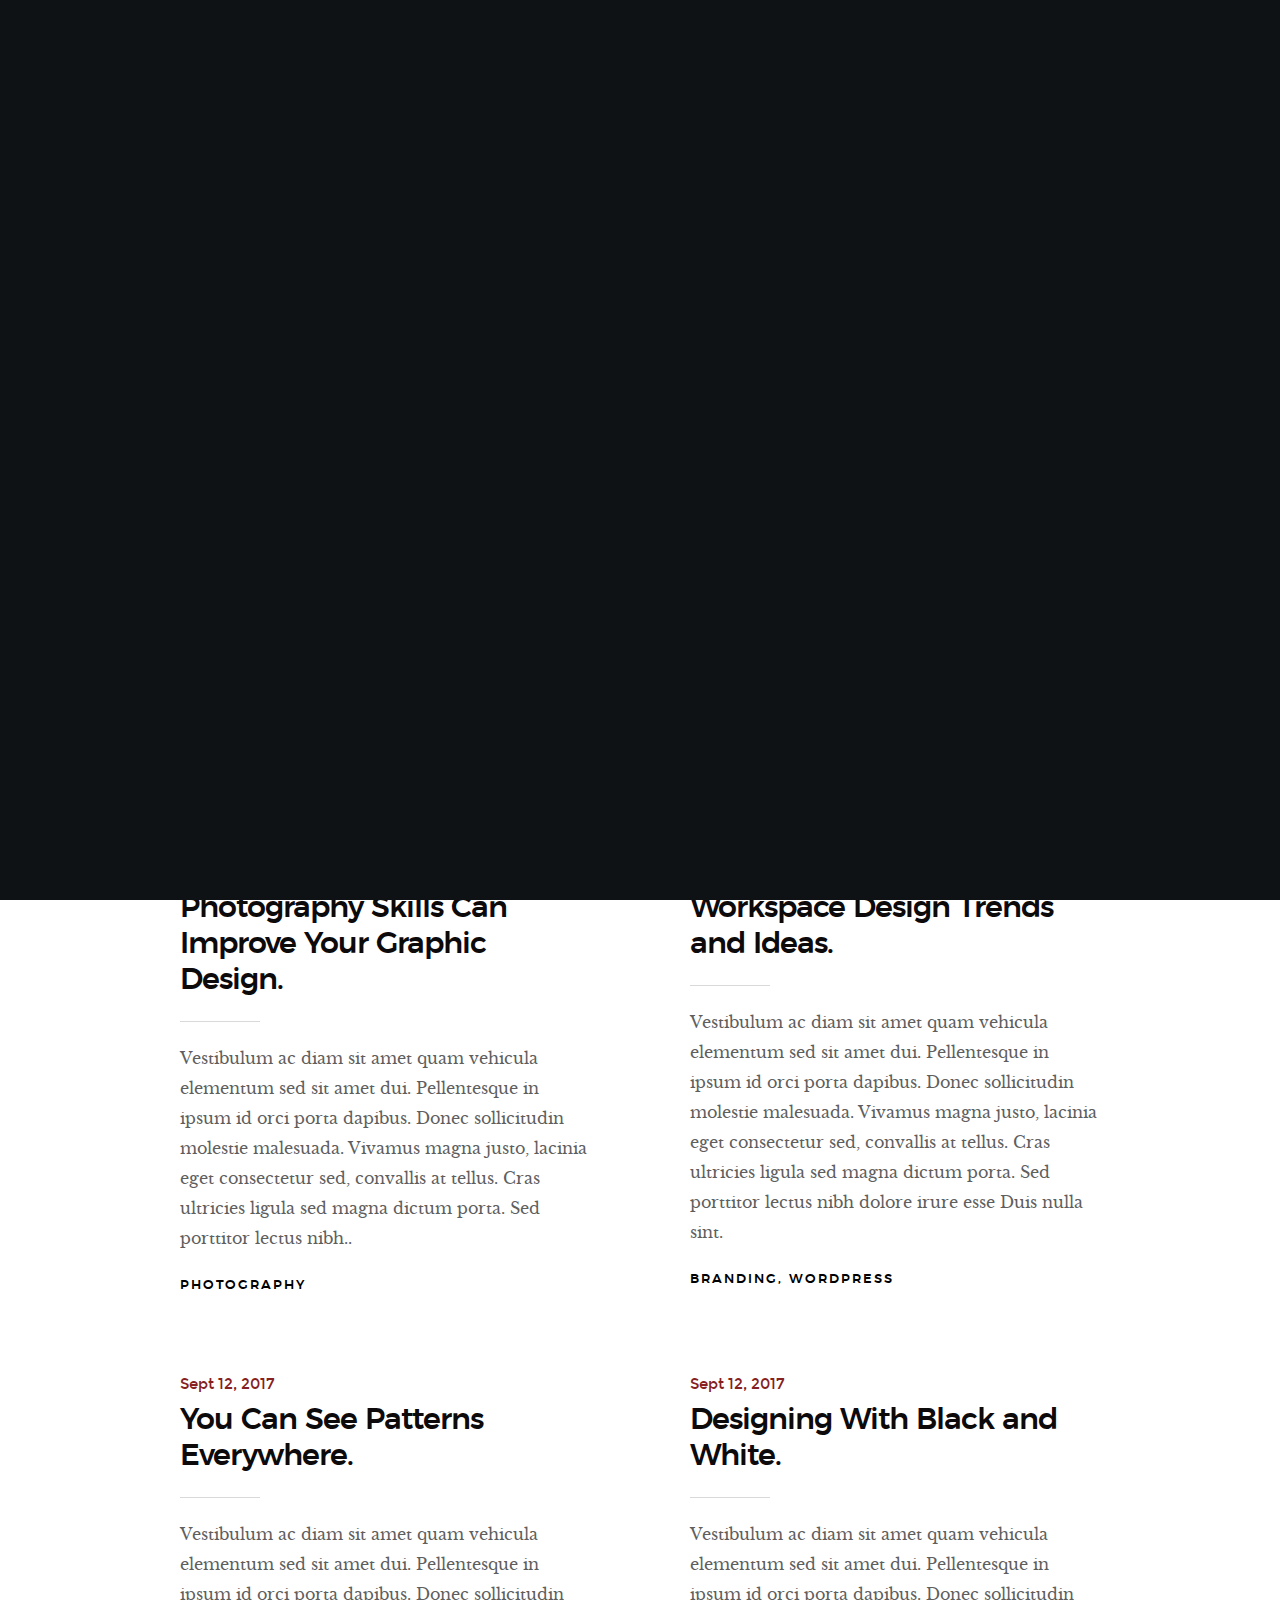
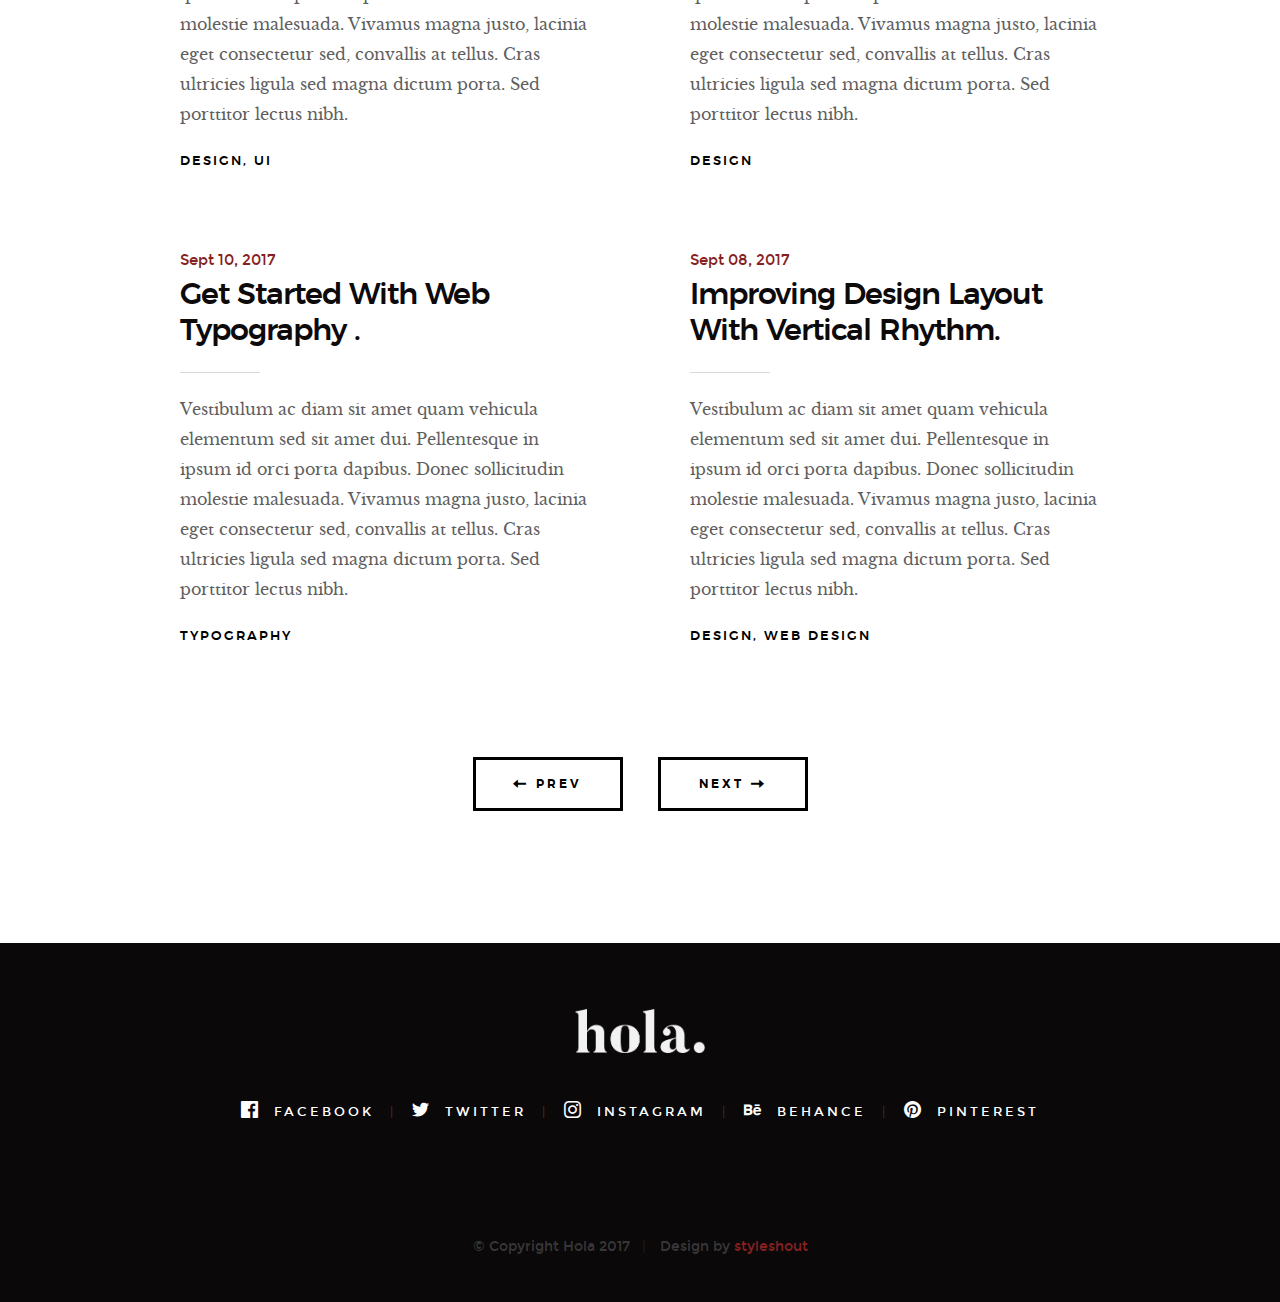
<file: MyPortfolioUd/wwwroot/hola-master/blog.html>
<!DOCTYPE html>
<!--[if lt IE 9 ]><html class="no-js oldie" lang="en"> <![endif]-->
<!--[if IE 9 ]><html class="no-js oldie ie9" lang="en"> <![endif]-->
<!--[if (gte IE 9)|!(IE)]><!-->
<html class="no-js" lang="en">
<!--<![endif]-->

<head>

    <!--- basic page needs
    ================================================== -->
    <meta charset="utf-8">
    <title>Blog - Hola</title>
    <meta name="description" content="">
    <meta name="author" content="">

    <!-- mobile specific metas
    ================================================== -->
    <meta name="viewport" content="width=device-width, initial-scale=1">

    <!-- CSS
    ================================================== -->
    <link rel="stylesheet" href="css/base.css">
    <link rel="stylesheet" href="css/vendor.css">
    <link rel="stylesheet" href="css/main.css">

    <!-- script
    ================================================== -->
    <script src="js/modernizr.js"></script>
    <script src="js/pace.min.js"></script>

    <!-- favicons
    ================================================== -->
    <link rel="shortcut icon" href="favicon.ico" type="image/x-icon">
    <link rel="icon" href="favicon.ico" type="image/x-icon">

</head>


<body id="top">

    <!-- header
    ================================================== -->
    <header class="s-header">

        <div class="header-logo">
            <a class="site-logo" href="index.html"><img src="images/logo.png" alt="Homepage"></a>
        </div>

        <nav class="header-nav-wrap">
            <ul class="header-nav">
                <li><a href="index.html#home" title="home">Home</a></li>
                <li><a href="index.html#about" title="about">About</a></li>
                <li><a href="index.html#works" title="works">Works</a></li>
                <li class="current"><a href="blog.html" title="blog">Blog</a></li>
                <li><a href="index.html#contact" title="contact">Contact</a></li>	
            </ul>
        </nav>

        <a class="header-menu-toggle" href="#0"><span>Menu</span></a>

    </header> <!-- end s-header -->


    <!-- page header
    ================================================== -->
    <section class="page-header page-hero" style="background-image:url(images/blog/blog-bg-01.jpg)">

        <div class="row page-header__content">
            <article class="col-full">

                <div class="page-header__info">
                    <div class="page-header__cat">
                        <a href="#0">Branding</a><a href="#0">Design</a>
                    </div>
                    <div class="page-header__date">
                        Sept 16, 2017
                    </div>
                </div>
                
                <h1 class="page-header__title">
                    <a href="#0" title="">
                        The 10 Golden Rules of Clean Simple Design.
                    </a>
                </h1>
                <p>Pellentesque in ipsum id orci porta dapibus amet dui. Ad id deserunt ratione autem eius et minima ut et. Nihil sed quis velit aut enim aliquam. Quas non ad sint eveniet voluptatem est iure...</p>
                <p>
                    <a href="#0" class="btn btn--stroke page-header__btn">Read More</a>
                </p>
            </article>
        </div>

    </section> <!-- end page-header -->


    <!-- blog
    ================================================== -->
    <section class="blog-content-wrap">

        <div class="row blog-content">
            <div class="col-full">

                <div class="blog-list block-1-2 block-tab-full">

                    <article class="col-block">
                        
                        <div class="blog-date">
                            <a href="blog-single.html">Sept 15, 2017</a>
                        </div>  
                        
                        <h2 class="h01"><a href="blog-single.html">Photography Skills Can Improve Your Graphic Design.</a></h2>
                        <p>
                        Vestibulum ac diam sit amet quam vehicula elementum sed sit amet dui. Pellentesque in ipsum id orci porta dapibus. Donec sollicitudin molestie malesuada. Vivamus magna justo, lacinia eget consectetur sed, convallis at tellus. Cras ultricies ligula sed magna dictum porta. Sed porttitor lectus nibh..
                        </p>

                        <div class="blog-cat">
                            <a href="blog.html">Photography</a>
                        </div>

                    </article>

                    <article class="col-block">
                        
                        <div class="blog-date">
                            <a href="blog-single.html">Sept 14, 2017</a>
                        </div>

                        <h2 class="h01"><a href="blog-single.html">Workspace Design Trends and Ideas.</a></h2>
                        <p>
                        Vestibulum ac diam sit amet quam vehicula elementum sed sit amet dui. Pellentesque in ipsum id orci porta dapibus. Donec sollicitudin molestie malesuada. Vivamus magna justo, lacinia eget consectetur sed, convallis at tellus. Cras ultricies ligula sed magna dictum porta. Sed porttitor lectus nibh dolore irure esse Duis nulla sint.
                        </p>

                        <div class="blog-cat">
                            <a href="blog.html">Branding</a><a href="blog.html">Wordpress</a>
                        </div>
                    </article>

                    <article class="col-block">
                        
                        <div class="blog-date">
                            <a href="blog-single.html">Sept 12, 2017</a>
                        </div>    
                        <h2 class="h01"><a href="blog-single.html">You Can See Patterns Everywhere.</a></h2>
                        <p>
                        Vestibulum ac diam sit amet quam vehicula elementum sed sit amet dui. Pellentesque in ipsum id orci porta dapibus. Donec sollicitudin molestie malesuada. Vivamus magna justo, lacinia eget consectetur sed, convallis at tellus. Cras ultricies ligula sed magna dictum porta. Sed porttitor lectus nibh.
                        </p>

                        <div class="blog-cat">
                            <a href="blog.html">Design</a><a href="blog.html">UI</a>
                        </div>
                    </article>

                    <article class="col-block">
                        
                        <div class="blog-date">
                            <a href="blog-single.html">Sept 12, 2017</a>
                        </div>
                        <h2 class="h01"><a href="blog-single.html">Designing With Black and White.</a></h2>
                        <p>
                        Vestibulum ac diam sit amet quam vehicula elementum sed sit amet dui. Pellentesque in ipsum id orci porta dapibus. Donec sollicitudin molestie malesuada. Vivamus magna justo, lacinia eget consectetur sed, convallis at tellus. Cras ultricies ligula sed magna dictum porta. Sed porttitor lectus nibh.
                        </p>

                        <div class="blog-cat">
                            <a href="blog.html">Design</a>
                        </div>
                    </article>

                    <article class="col-block">
                        <div class="blog-date">
                            <a href="blog-single.html">Sept 10, 2017</a>
                        </div>
                        <h2 class="h01"><a href="blog-single.html">Get Started With Web Typography .</a></h2>
                        <p>
                        Vestibulum ac diam sit amet quam vehicula elementum sed sit amet dui. Pellentesque in ipsum id orci porta dapibus. Donec sollicitudin molestie malesuada. Vivamus magna justo, lacinia eget consectetur sed, convallis at tellus. Cras ultricies ligula sed magna dictum porta. Sed porttitor lectus nibh.
                        </p>

                        <div class="blog-cat">
                            <a href="blog.html">Typography</a>
                        </div>
                    </article>

                    <article class="col-block">
                        
                        <div class="blog-date">
                            <a href="blog-single.html">Sept 08, 2017</a>
                        </div>
                        <h2 class="h01"><a href="blog-single.html">Improving Design Layout With Vertical Rhythm.</a></h2>
                        <p>
                        Vestibulum ac diam sit amet quam vehicula elementum sed sit amet dui. Pellentesque in ipsum id orci porta dapibus. Donec sollicitudin molestie malesuada. Vivamus magna justo, lacinia eget consectetur sed, convallis at tellus. Cras ultricies ligula sed magna dictum porta. Sed porttitor lectus nibh.
                        </p>

                        <div class="blog-cat">
                            <a href="blog.html">Design</a><a href="#0">Web Design</a>
                        </div>
                    </article>

                </div> <!-- end blog-list -->

            </div> <!-- end col-full -->
        </div> <!-- end blog-content -->

        <div class="row blog-entries-nav">
            <div class="col-full">
                <a href="#0" class="btn btn--stroke">
                    <i class="im im-arrow-left"></i>
                    Prev
                </a>
                <a href="#0" class="btn btn--stroke">
                    Next
                    <i class="im im-arrow-right"></i>
                </a>
            </div>
        </div>

    </section> <!-- end blog-content-wrap -->


    <!-- footer
    ================================================== -->
    <footer>
        <div class="row">
            <div class="col-full">

                <div class="footer-logo">
                    <a class="footer-site-logo" href="#0"><img src="images/logo.png" alt="Homepage"></a>
                </div>

                <ul class="footer-social">
                    <li><a href="#0">
                        <i class="im im-facebook" aria-hidden="true"></i>
                        <span>Facebook</span>
                    </a></li>
                    <li><a href="#0">
                        <i class="im im-twitter" aria-hidden="true"></i>
                        <span>Twitter</span>
                    </a></li>
                    <li><a href="#0">
                        <i class="im im-instagram" aria-hidden="true"></i>
                        <span>Instagram</span>
                    </a></li>
                    <li><a href="#0">
                        <i class="im im-behance" aria-hidden="true"></i>
                        <span>Behance</span>
                    </a></li>
                    <li><a href="#0">
                        <i class="im im-pinterest" aria-hidden="true"></i>
                        <span>Pinterest</span>
                    </a></li>
                </ul>
                    
            </div>
        </div>

        <div class="row footer-bottom">

            <div class="col-twelve">
                <div class="copyright">
                    <span>© Copyright Hola 2017</span> 
                    <span>Design by <a href="https://www.styleshout.com/">styleshout</a></span>	
                </div>

                <div class="go-top">
                <a class="smoothscroll" title="Back to Top" href="#top"><i class="im im-arrow-up" aria-hidden="true"></i></a>
                </div>
            </div>

        </div> <!-- end footer-bottom -->

    </footer> <!-- end footer -->


    <div id="preloader"> 
        <div id="loader"></div>
    </div>


    <!-- Java Script
    ================================================== -->
    <script src="js/jquery-3.2.1.min.js"></script>
    <script src="js/plugins.js"></script>
    <script src="js/main.js"></script>

</body>

</html>
</file>
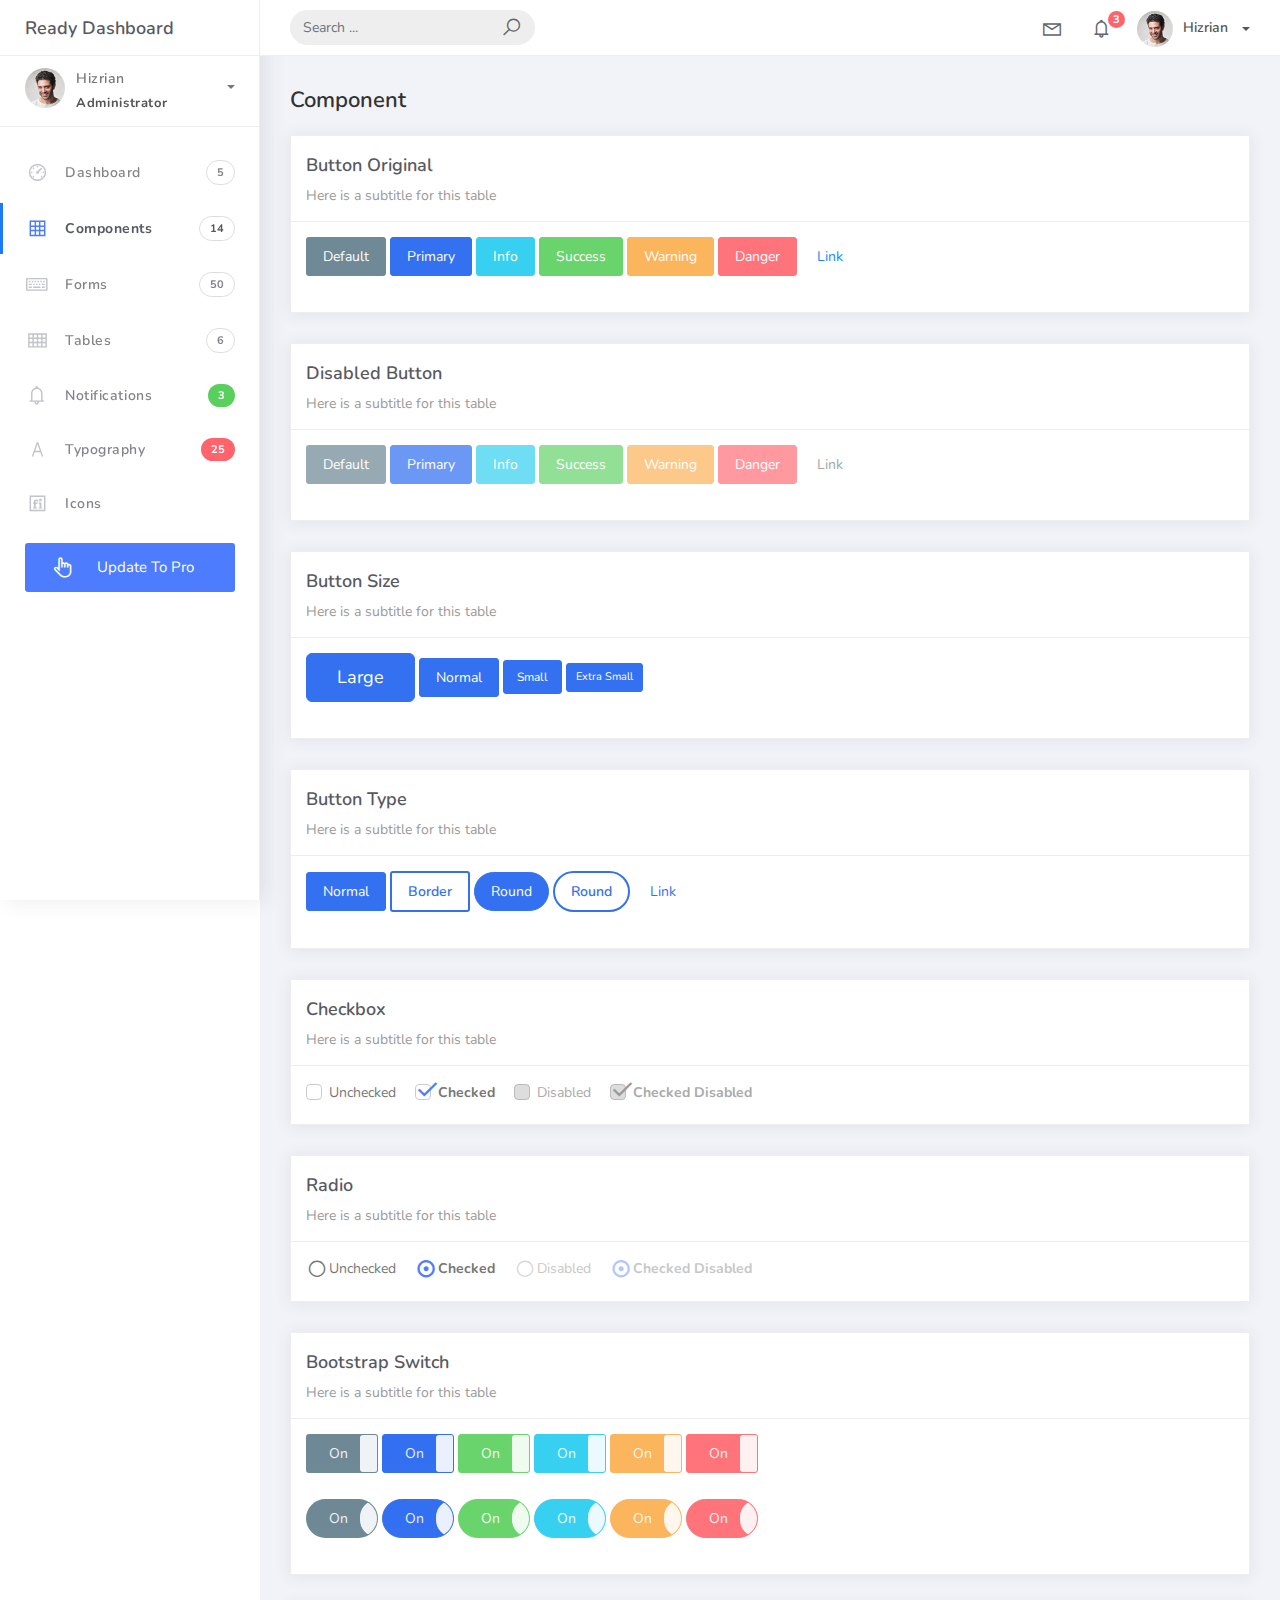
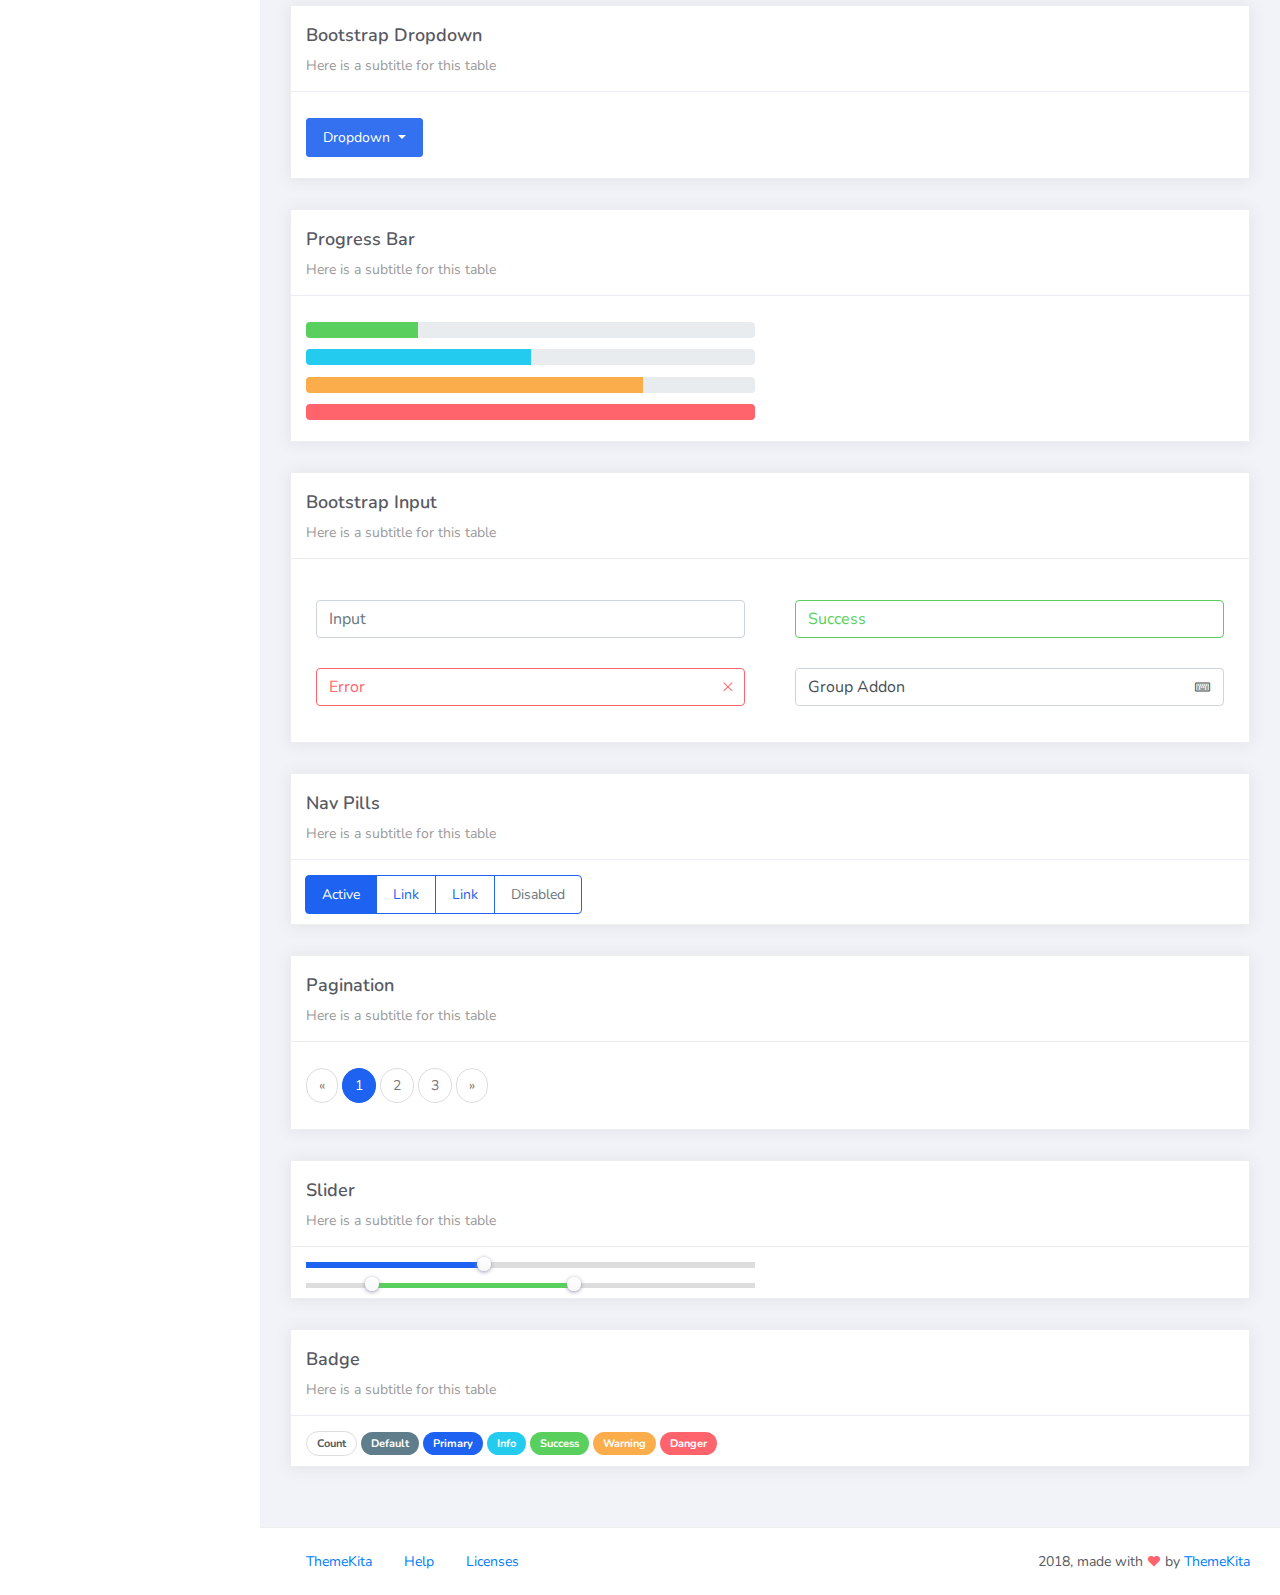
<file: MyPortfolioUd/wwwroot/Ready-Bootstrap-Dashboard-master/components.html>
<!DOCTYPE html>
<html>
<head>
	<meta http-equiv="X-UA-Compatible" content="IE=edge,chrome=1" />
	<title>Components - Ready Bootstrap Dashboard</title>
	<meta content='width=device-width, initial-scale=1.0, maximum-scale=1.0, user-scalable=0, shrink-to-fit=no' name='viewport' />
	<link rel="stylesheet" href="assets/css/bootstrap.min.css">
	<link rel="stylesheet" href="https://fonts.googleapis.com/css?family=Nunito:200,200i,300,300i,400,400i,600,600i,700,700i,800,800i,900,900i">
	<link rel="stylesheet" href="assets/css/ready.css">
	<link rel="stylesheet" href="assets/css/demo.css">
</head>
<body>
	<div class="wrapper">
		<div class="main-header">
			<div class="logo-header">
				<a href="index.html" class="logo">
					Ready Dashboard
				</a>
				<button class="navbar-toggler sidenav-toggler ml-auto" type="button" data-toggle="collapse" data-target="collapse" aria-controls="sidebar" aria-expanded="false" aria-label="Toggle navigation">
					<span class="navbar-toggler-icon"></span>
				</button>
				<button class="topbar-toggler more"><i class="la la-ellipsis-v"></i></button>
			</div>
			<nav class="navbar navbar-header navbar-expand-lg">
				<div class="container-fluid">
					
					<form class="navbar-left navbar-form nav-search mr-md-3" action="">
						<div class="input-group">
							<input type="text" placeholder="Search ..." class="form-control">
							<div class="input-group-append">
								<span class="input-group-text">
									<i class="la la-search search-icon"></i>
								</span>
							</div>
						</div>
					</form>
					<ul class="navbar-nav topbar-nav ml-md-auto align-items-center">
						<li class="nav-item dropdown hidden-caret">
							<a class="nav-link dropdown-toggle" href="#" id="navbarDropdown" role="button" data-toggle="dropdown" aria-haspopup="true" aria-expanded="false">
								<i class="la la-envelope"></i>
							</a>
							<div class="dropdown-menu" aria-labelledby="navbarDropdown">
								<a class="dropdown-item" href="#">Action</a>
								<a class="dropdown-item" href="#">Another action</a>
								<div class="dropdown-divider"></div>
								<a class="dropdown-item" href="#">Something else here</a>
							</div>
						</li>
						<li class="nav-item dropdown hidden-caret">
							<a class="nav-link dropdown-toggle" href="#" id="navbarDropdown" role="button" data-toggle="dropdown" aria-haspopup="true" aria-expanded="false">
								<i class="la la-bell"></i>
								<span class="notification">3</span>
							</a>
							<ul class="dropdown-menu notif-box" aria-labelledby="navbarDropdown">
								<li>
									<div class="dropdown-title">You have 4 new notification</div>
								</li>
								<li>
									<div class="notif-center">
										<a href="#">
											<div class="notif-icon notif-primary"> <i class="la la-user-plus"></i> </div>
											<div class="notif-content">
												<span class="block">
													New user registered
												</span>
												<span class="time">5 minutes ago</span> 
											</div>
										</a>
										<a href="#">
											<div class="notif-icon notif-success"> <i class="la la-comment"></i> </div>
											<div class="notif-content">
												<span class="block">
													Rahmad commented on Admin
												</span>
												<span class="time">12 minutes ago</span> 
											</div>
										</a>
										<a href="#">
											<div class="notif-img"> 
												<img src="assets/img/profile2.jpg" alt="Img Profile">
											</div>
											<div class="notif-content">
												<span class="block">
													Reza send messages to you
												</span>
												<span class="time">12 minutes ago</span> 
											</div>
										</a>
										<a href="#">
											<div class="notif-icon notif-danger"> <i class="la la-heart"></i> </div>
											<div class="notif-content">
												<span class="block">
													Farrah liked Admin
												</span>
												<span class="time">17 minutes ago</span> 
											</div>
										</a>
									</div>
								</li>
								<li>
									<a class="see-all" href="javascript:void(0);"> <strong>See all notifications</strong> <i class="la la-angle-right"></i> </a>
								</li>
							</ul>
						</li>
						<li class="nav-item dropdown">
							<a class="dropdown-toggle profile-pic" data-toggle="dropdown" href="#" aria-expanded="false"> <img src="assets/img/profile.jpg" alt="user-img" width="36" class="img-circle"><span >Hizrian</span></span> </a>
							<ul class="dropdown-menu dropdown-user">
								<li>
									<div class="user-box">
										<div class="u-img"><img src="assets/img/profile.jpg" alt="user"></div>
										<div class="u-text">
											<h4>Hizrian</h4>
											<p class="text-muted">hello@themekita.com</p><a href="profile.html" class="btn btn-rounded btn-danger btn-sm">View Profile</a></div>
										</div>
									</li>
									<div class="dropdown-divider"></div>
									<a class="dropdown-item" href="#"><i class="ti-user"></i> My Profile</a>
									<a class="dropdown-item" href="#"></i> My Balance</a>
									<a class="dropdown-item" href="#"><i class="ti-email"></i> Inbox</a>
									<div class="dropdown-divider"></div>
									<a class="dropdown-item" href="#"><i class="ti-settings"></i> Account Setting</a>
									<div class="dropdown-divider"></div>
									<a class="dropdown-item" href="#"><i class="fa fa-power-off"></i> Logout</a>
								</ul>
								<!-- /.dropdown-user -->
							</li>
						</ul>
					</div>
				</nav>
			</div>
			<div class="sidebar">
				<div class="scrollbar-inner sidebar-wrapper">
					<div class="user">
						<div class="photo">
							<img src="assets/img/profile.jpg">
						</div>
						<div class="info">
							<a class="" data-toggle="collapse" href="#collapseExample" aria-expanded="true">
								<span>
									Hizrian
									<span class="user-level">Administrator</span>
									<span class="caret"></span>
								</span>
							</a>
							<div class="clearfix"></div>

							<div class="collapse in" id="collapseExample" aria-expanded="true" style="">
								<ul class="nav">
									<li>
										<a href="#profile">
											<span class="link-collapse">My Profile</span>
										</a>
									</li>
									<li>
										<a href="#edit">
											<span class="link-collapse">Edit Profile</span>
										</a>
									</li>
									<li>
										<a href="#settings">
											<span class="link-collapse">Settings</span>
										</a>
									</li>
								</ul>
							</div>
						</div>
					</div>
					<ul class="nav">
						<li class="nav-item">
							<a href="index.html">
								<i class="la la-dashboard"></i>
								<p>Dashboard</p>
								<span class="badge badge-count">5</span>
							</a>
						</li>
						<li class="nav-item active">
							<a href="components.html">
								<i class="la la-table"></i>
								<p>Components</p>
								<span class="badge badge-count">14</span>
							</a>
						</li>
						<li class="nav-item">
							<a href="forms.html">
								<i class="la la-keyboard-o"></i>
								<p>Forms</p>
								<span class="badge badge-count">50</span>
							</a>
						</li>
						<li class="nav-item">
							<a href="tables.html">
								<i class="la la-th"></i>
								<p>Tables</p>
								<span class="badge badge-count">6</span>
							</a>
						</li>
						<li class="nav-item">
							<a href="notifications.html">
								<i class="la la-bell"></i>
								<p>Notifications</p>
								<span class="badge badge-success">3</span>
							</a>
						</li>
						<li class="nav-item">
							<a href="typography.html">
								<i class="la la-font"></i>
								<p>Typography</p>
								<span class="badge badge-danger">25</span>
							</a>
						</li>
						<li class="nav-item">
							<a href="icons.html">
								<i class="la la-fonticons"></i>
								<p>Icons</p>
							</a>
						</li>
						<li class="nav-item update-pro">
							<button  data-toggle="modal" data-target="#modalUpdate">
								<i class="la la-hand-pointer-o"></i>
								<p>Update To Pro</p>
							</button>
						</li>
					</ul>
				</div>
			</div>
			<div class="main-panel">
				<div class="content">
					<div class="container-fluid">
						<h4 class="page-title">Component</h4>
						<div class="row">
							<div class="col-md-12">
								<div class="card">
									<div class="card-header">
										<h4 class="card-title">Button Original</h4>
										<p class="card-category">Here is a subtitle for this table</p>
									</div>
									<div class="card-body">
										<p class="demo">
											<button class="btn btn-default">Default</button>

											<button class="btn btn-primary">Primary</button>

											<button class="btn btn-info">Info</button>

											<button class="btn btn-success">Success</button>

											<button class="btn btn-warning">Warning</button>

											<button class="btn btn-danger">Danger</button>

											<button class="btn btn-link">Link</button>
										</p>
									</div>
								</div>
							</div>
							<div class="col-md-12">
								<div class="card">
									<div class="card-header">
										<h4 class="card-title">Disabled Button</h4>
										<p class="card-category">Here is a subtitle for this table</p>
									</div>
									<div class="card-body">
										<p class="demo">
											<button class="btn btn-default" disabled="disabled">Default</button>

											<button class="btn btn-primary" disabled="disabled">Primary</button>

											<button class="btn btn-info" disabled="disabled">Info</button>

											<button class="btn btn-success" disabled="disabled">Success</button>

											<button class="btn btn-warning" disabled="disabled">Warning</button>

											<button class="btn btn-danger" disabled="disabled">Danger</button>

											<button class="btn btn-link" disabled>Link</button>
										</p>
									</div>
								</div>
							</div>
							<div class="col-md-12">
								<div class="card">
									<div class="card-header">
										<h4 class="card-title">Button Size</h4>
										<p class="card-category">Here is a subtitle for this table</p>
									</div>
									<div class="card-body">
										<p class="demo">
											<button class="btn btn-primary btn-lg">Large</button>

											<button class="btn btn-primary">Normal</button>

											<button class="btn btn-primary btn-sm">Small</button>

											<button class="btn btn-primary btn-xs">Extra Small</button>
										</p>
									</div>
								</div>
							</div>
							<div class="col-md-12">
								<div class="card">
									<div class="card-header">
										<h4 class="card-title">Button Type</h4>
										<p class="card-category">Here is a subtitle for this table</p>
									</div>
									<div class="card-body">
										<p class="demo">
											<button class="btn btn-primary">Normal</button>
											<button class="btn btn-primary btn-border">Border</button>

											<button class="btn btn-primary btn-round">Round</button>

											<button class="btn btn-primary btn-border btn-round">Round</button>

											<button class="btn btn-primary btn-link">Link</button>
										</p>
									</div>
								</div>
							</div>
							<div class="col-md-12">
								<div class="card">
									<div class="card-header">
										<h4 class="card-title">Checkbox</h4>
										<p class="card-category">Here is a subtitle for this table</p>
									</div>
									<div class="card-body">
										<p class="demo">
											<label class="form-check-label">
												<input class="form-check-input" type="checkbox" value="">
												<span class="form-check-sign">Unchecked</span>
											</label>

											<label class="form-check-label">
												<input class="form-check-input" type="checkbox" value="" checked>
												<span class="form-check-sign">Checked</span>
											</label>

											<label class="form-check-label">
												<input class="form-check-input" type="checkbox" value="" disabled>
												<span class="form-check-sign">Disabled</span>
											</label>

											<label class="form-check-label">
												<input class="form-check-input" type="checkbox" value="" checked disabled>
												<span class="form-check-sign">Checked Disabled</span>
											</label>
										</p>
									</div>
								</div>
							</div>
							<div class="col-md-12">
								<div class="card">
									<div class="card-header">
										<h4 class="card-title">Radio</h4>
										<p class="card-category">Here is a subtitle for this table</p>
									</div>
									<div class="card-body">
										<p class="demo">
											<label class="form-radio-label">
												<input class="form-radio-input" type="radio" name="optionsRadios" value="">
												<span class="form-radio-sign">Unchecked</span>
											</label>
											<label class="form-radio-label">
												<input class="form-radio-input" type="radio" name="optionsRadios" value="" checked>
												<span class="form-radio-sign">Checked</span>
											</label>
											<label class="form-radio-label">
												<input class="form-radio-input" type="radio" value="" disabled>
												<span class="form-radio-sign">Disabled</span>
											</label>
											<label class="form-radio-label">
												<input class="form-radio-input" type="radio" value="" checked disabled>
												<span class="form-radio-sign">Checked Disabled</span>
											</label>
										</p>
									</div>
								</div>
							</div>
							<div class="col-md-12">
								<div class="card">
									<div class="card-header">
										<h4 class="card-title">Bootstrap Switch</h4>
										<p class="card-category">Here is a subtitle for this table</p>
									</div>
									<div class="card-body">
										<p class="demo">
											<input type="checkbox" checked data-toggle="toggle" data-onstyle="default">
											<input type="checkbox" checked data-toggle="toggle" data-onstyle="primary">
											<input type="checkbox" checked data-toggle="toggle" data-onstyle="success">
											<input type="checkbox" checked data-toggle="toggle" data-onstyle="info">
											<input type="checkbox" checked data-toggle="toggle" data-onstyle="warning">
											<input type="checkbox" checked data-toggle="toggle" data-onstyle="danger">
										</p>
										<p class="demo">
											<input type="checkbox" checked data-toggle="toggle" data-onstyle="default" data-style="btn-round">
											<input type="checkbox" checked data-toggle="toggle" data-onstyle="primary" data-style="btn-round">
											<input type="checkbox" checked data-toggle="toggle" data-onstyle="success" data-style="btn-round">
											<input type="checkbox" checked data-toggle="toggle" data-onstyle="info" data-style="btn-round">
											<input type="checkbox" checked data-toggle="toggle" data-onstyle="warning" data-style="btn-round">
											<input type="checkbox" checked data-toggle="toggle" data-onstyle="danger" data-style="btn-round">
										</p>
									</div>
								</div>
							</div>
							<div class="col-md-12">
								<div class="card">
									<div class="card-header">
										<h4 class="card-title">Bootstrap Dropdown</h4>
										<p class="card-category">Here is a subtitle for this table</p>
									</div>
									<div class="card-body">
										<p class="demo">
											<div class="dropdown">

												<button class="btn btn-primary dropdown-toggle" type="button" id="dropdownMenu1" data-toggle="dropdown">

													Dropdown

												</button>

												<ul class="dropdown-menu" role="menu" aria-labelledby="dropdownMenu">

													<a class="dropdown-item" href="#">Action</a>
													<a class="dropdown-item" href="#">Another action</a>
													<div class="dropdown-divider"></div>
													<a class="dropdown-item" href="#">Something else here</a>

												</ul>

											</div>
										</p>
									</div>
								</div>
							</div>
							<div class="col-md-12">
								<div class="card">
									<div class="card-header">
										<h4 class="card-title">Progress Bar</h4>
										<p class="card-category">Here is a subtitle for this table</p>
									</div>
									<div class="card-body">
										<div class="row">
											<div class="col-md-6">
												<p class="demo">
													<div class="progress">
														<div class="progress-bar bg-success" role="progressbar" style="width: 25%" aria-valuenow="25" aria-valuemin="0" aria-valuemax="100"></div>
													</div>
												</p>
												<p class="demo">
													<div class="progress">
														<div class="progress-bar bg-info" role="progressbar" style="width: 50%" aria-valuenow="50" aria-valuemin="0" aria-valuemax="100"></div>
													</div>
												</p>
												<p class="demo">
													<div class="progress">
														<div class="progress-bar bg-warning" role="progressbar" style="width: 75%" aria-valuenow="75" aria-valuemin="0" aria-valuemax="100"></div>
													</div>
												</p>
												<p class="demo">
													<div class="progress">
														<div class="progress-bar bg-danger" role="progressbar" style="width: 100%" aria-valuenow="100" aria-valuemin="0" aria-valuemax="100"></div>
													</div>
												</p>
											</div>
										</div>
									</div>
								</div>
							</div>
							<div class="col-md-12">
								<div class="card">
									<div class="card-header">
										<h4 class="card-title">Bootstrap Input</h4>
										<p class="card-category">Here is a subtitle for this table</p>
									</div>
									<div class="card-body">
										<p class="demo">
											<div class="row">
												<div class="col-md-6">
													<div class="form-group">

														<input type="text" value="" placeholder="Input" class="form-control" />

													</div>
												</div>

												<div class="col-md-6">
													<div class="form-group has-success">

														<input type="text" value="Success" class="form-control" />

													</div>
												</div>

												<div class="col-md-6">
													<div class="form-group has-error has-feedback">

														<input type="text" value="Error" class="form-control" />

														<span class="la la-times form-control-feedback"></span>

													</div>
												</div>

												<div class="col-md-6">
													<div class="form-group">
														<div class="input-group has-icon">

															<input type="text" value="Group Addon" class="form-control">

															<div class="input-group-append">
																<span class="input-group-text input-group-icon"><i class="la la-keyboard-o"></i></span>
															</div>
														</div>
													</div>
												</div>
											</div>
										</p>
									</div>
								</div>
							</div>
							<div class="col-md-12">
								<div class="card">
									<div class="card-header">
										<h4 class="card-title">Nav Pills</h4>
										<p class="card-category">Here is a subtitle for this table</p>
									</div>
									<div class="card-body">
										<ul class="nav nav-pills nav-primary">
											<li class="nav-item">
												<a class="nav-link active" href="#">Active</a>
											</li>
											<li class="nav-item">
												<a class="nav-link" href="#">Link</a>
											</li>
											<li class="nav-item">
												<a class="nav-link" href="#">Link</a>
											</li>
											<li class="nav-item">
												<a class="nav-link disabled" href="#">Disabled</a>
											</li>
										</ul>
									</div>
								</div>
							</div>
							<div class="col-md-12">
								<div class="card">
									<div class="card-header">
										<h4 class="card-title">Pagination</h4>
										<p class="card-category">Here is a subtitle for this table</p>
									</div>
									<div class="card-body">
										<p class="demo">
											<ul class="pagination pg-primary">
												<li class="page-item">
													<a class="page-link" href="#" aria-label="Previous">
														<span aria-hidden="true">&laquo;</span>
														<span class="sr-only">Previous</span>
													</a>
												</li>
												<li class="page-item active"><a class="page-link" href="#">1</a></li>
												<li class="page-item"><a class="page-link" href="#">2</a></li>
												<li class="page-item"><a class="page-link" href="#">3</a></li>
												<li class="page-item">
													<a class="page-link" href="#" aria-label="Next">
														<span aria-hidden="true">&raquo;</span>
														<span class="sr-only">Next</span>
													</a>
												</li>
											</ul>
										</p>
									</div>
								</div>
							</div>
							<div class="col-md-12">
								<div class="card">
									<div class="card-header">
										<h4 class="card-title">Slider</h4>
										<p class="card-category">Here is a subtitle for this table</p>
									</div>
									<div class="card-body">
										<div class="demo">
											<div class="row">
												<div class="col-md-6">
													<div id="slider" class="slider-primary"></div>

													<div id="slider-range" class="slider-success"></div>
												</div>
											</div>
										</div>
									</div>
								</div>
							</div>
							<div class="col-md-12">
								<div class="card">
									<div class="card-header">
										<h4 class="card-title">Badge</h4>
										<p class="card-category">Here is a subtitle for this table</p>
									</div>
									<div class="card-body">
										<span class="badge badge-count">Count</span>
										<span class="badge badge-default">Default</span>
										<span class="badge badge-primary">Primary</span>
										<span class="badge badge-info">Info</span>
										<span class="badge badge-success">Success</span>
										<span class="badge badge-warning">Warning</span>
										<span class="badge badge-danger">Danger</span>
									</div>
								</div>
							</div>
						</div>
					</div>
				</div>
				<footer class="footer">
					<div class="container-fluid">
						<nav class="pull-left">
							<ul class="nav">
								<li class="nav-item">
									<a class="nav-link" href="http://www.themekita.com">
										ThemeKita
									</a>
								</li>
								<li class="nav-item">
									<a class="nav-link" href="#">
										Help
									</a>
								</li>
								<li class="nav-item">
									<a class="nav-link" href="https://themewagon.com/license/#free-item">
										Licenses
									</a>
								</li>
							</ul>
						</nav>
						<div class="copyright ml-auto">
							2018, made with <i class="la la-heart heart text-danger"></i> by <a href="http://www.themekita.com">ThemeKita</a>
						</div>				
					</div>
				</footer>
			</div>
		</div>
	</div>
	<!-- Modal -->
	<div class="modal fade" id="modalUpdate" tabindex="-1" role="dialog" aria-labelledby="modalUpdatePro" aria-hidden="true">
		<div class="modal-dialog modal-dialog-centered" role="document">
			<div class="modal-content">
				<div class="modal-header bg-primary">
					<h6 class="modal-title"><i class="la la-frown-o"></i> Under Development</h6>
					<button type="button" class="close" data-dismiss="modal" aria-label="Close">
						<span aria-hidden="true">&times;</span>
					</button>
				</div>
				<div class="modal-body text-center">									
					<p>Currently the pro version of the <b>Ready Dashboard</b> Bootstrap is in progress development</p>
					<p>
					<b>We'll let you know when it's done</b></p>
				</div>
				<div class="modal-footer">
					<button type="button" class="btn btn-secondary" data-dismiss="modal">Close</button>
				</div>
			</div>
		</div>
	</div>
</body>
<script src="assets/js/core/jquery.3.2.1.min.js"></script>
<script src="assets/js/plugin/jquery-ui-1.12.1.custom/jquery-ui.min.js"></script>
<script src="assets/js/core/popper.min.js"></script>
<script src="assets/js/core/bootstrap.min.js"></script>
<script src="assets/js/plugin/chartist/chartist.min.js"></script>
<script src="assets/js/plugin/chartist/plugin/chartist-plugin-tooltip.min.js"></script>
<script src="assets/js/plugin/bootstrap-notify/bootstrap-notify.min.js"></script>
<script src="assets/js/plugin/bootstrap-toggle/bootstrap-toggle.min.js"></script>
<script src="assets/js/plugin/jquery-mapael/jquery.mapael.min.js"></script>
<script src="assets/js/plugin/jquery-mapael/maps/world_countries.min.js"></script>
<script src="assets/js/plugin/chart-circle/circles.min.js"></script>
<script src="assets/js/plugin/jquery-scrollbar/jquery.scrollbar.min.js"></script>
<script src="assets/js/ready.min.js"></script>
<script>
	$( function() {
		$( "#slider" ).slider({
			range: "min",
			max: 100,
			value: 40,
		});
		$( "#slider-range" ).slider({
			range: true,
			min: 0,
			max: 500,
			values: [ 75, 300 ]
		});
	} );
</script>
</html>
</file>
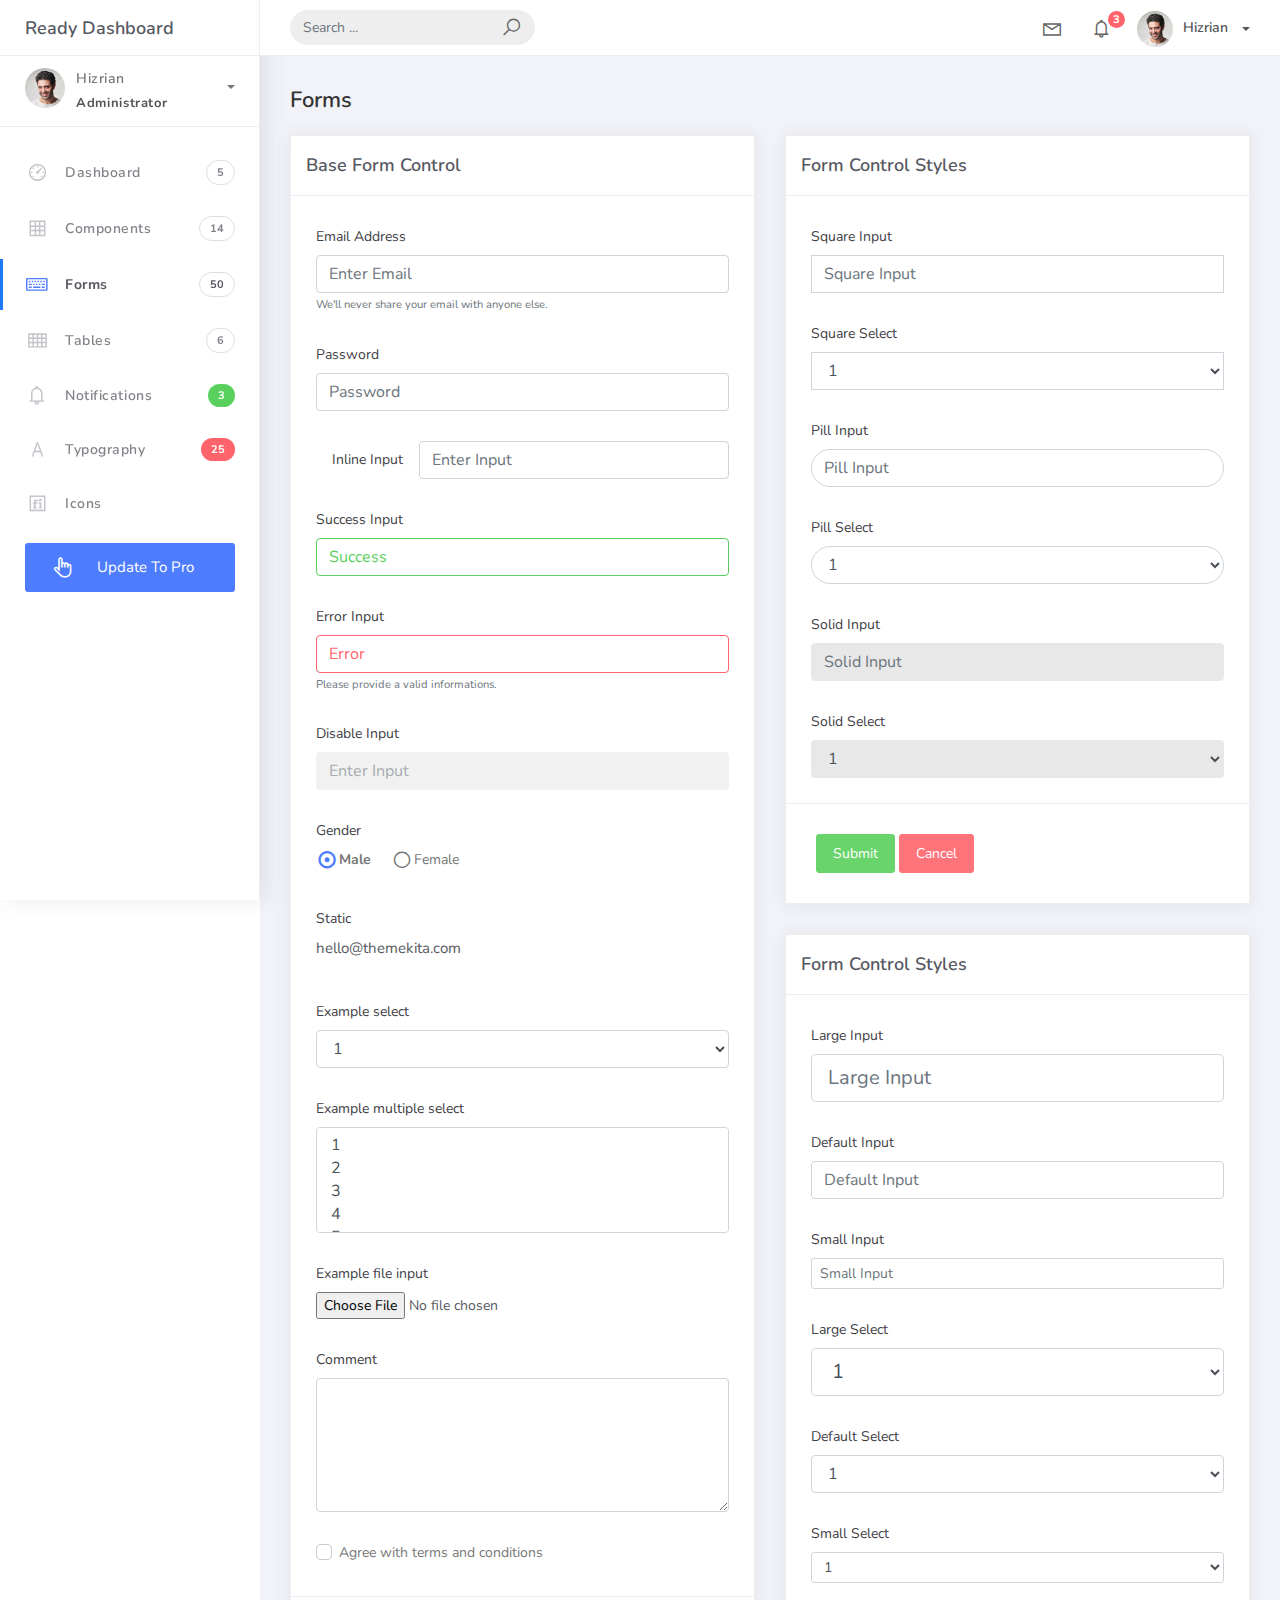
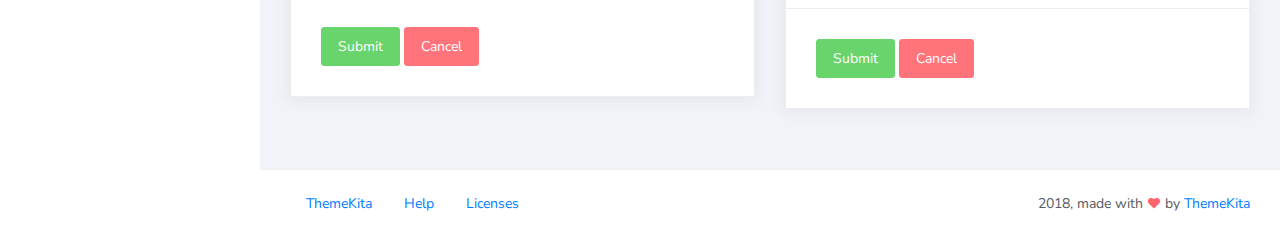
<file: MyPortfolioUd/wwwroot/Ready-Bootstrap-Dashboard-master/forms.html>
<!DOCTYPE html>
<html>
<head>
	<meta http-equiv="X-UA-Compatible" content="IE=edge,chrome=1" />
	<title>Forms - Ready Bootstrap Dashboard</title>
	<meta content='width=device-width, initial-scale=1.0, maximum-scale=1.0, user-scalable=0, shrink-to-fit=no' name='viewport' />
	<link rel="stylesheet" href="assets/css/bootstrap.min.css">
	<link rel="stylesheet" href="https://fonts.googleapis.com/css?family=Nunito:200,200i,300,300i,400,400i,600,600i,700,700i,800,800i,900,900i">
	<link rel="stylesheet" href="assets/css/ready.css">
	<link rel="stylesheet" href="assets/css/demo.css">
</head>
<body>
	<div class="wrapper">
		<div class="main-header">
			<div class="logo-header">
				<a href="index.html" class="logo">
					Ready Dashboard
				</a>
				<button class="navbar-toggler sidenav-toggler ml-auto" type="button" data-toggle="collapse" data-target="collapse" aria-controls="sidebar" aria-expanded="false" aria-label="Toggle navigation">
					<span class="navbar-toggler-icon"></span>
				</button>
				<button class="topbar-toggler more"><i class="la la-ellipsis-v"></i></button>
			</div>
			<nav class="navbar navbar-header navbar-expand-lg">
				<div class="container-fluid">
					
					<form class="navbar-left navbar-form nav-search mr-md-3" action="">
						<div class="input-group">
							<input type="text" placeholder="Search ..." class="form-control">
							<div class="input-group-append">
								<span class="input-group-text">
									<i class="la la-search search-icon"></i>
								</span>
							</div>
						</div>
					</form>
					<ul class="navbar-nav topbar-nav ml-md-auto align-items-center">
						<li class="nav-item dropdown hidden-caret">
							<a class="nav-link dropdown-toggle" href="#" id="navbarDropdown" role="button" data-toggle="dropdown" aria-haspopup="true" aria-expanded="false">
								<i class="la la-envelope"></i>
							</a>
							<div class="dropdown-menu" aria-labelledby="navbarDropdown">
								<a class="dropdown-item" href="#">Action</a>
								<a class="dropdown-item" href="#">Another action</a>
								<div class="dropdown-divider"></div>
								<a class="dropdown-item" href="#">Something else here</a>
							</div>
						</li>
						<li class="nav-item dropdown hidden-caret">
							<a class="nav-link dropdown-toggle" href="#" id="navbarDropdown" role="button" data-toggle="dropdown" aria-haspopup="true" aria-expanded="false">
								<i class="la la-bell"></i>
								<span class="notification">3</span>
							</a>
							<ul class="dropdown-menu notif-box" aria-labelledby="navbarDropdown">
								<li>
									<div class="dropdown-title">You have 4 new notification</div>
								</li>
								<li>
									<div class="notif-center">
										<a href="#">
											<div class="notif-icon notif-primary"> <i class="la la-user-plus"></i> </div>
											<div class="notif-content">
												<span class="block">
													New user registered
												</span>
												<span class="time">5 minutes ago</span> 
											</div>
										</a>
										<a href="#">
											<div class="notif-icon notif-success"> <i class="la la-comment"></i> </div>
											<div class="notif-content">
												<span class="block">
													Rahmad commented on Admin
												</span>
												<span class="time">12 minutes ago</span> 
											</div>
										</a>
										<a href="#">
											<div class="notif-img"> 
												<img src="assets/img/profile2.jpg" alt="Img Profile">
											</div>
											<div class="notif-content">
												<span class="block">
													Reza send messages to you
												</span>
												<span class="time">12 minutes ago</span> 
											</div>
										</a>
										<a href="#">
											<div class="notif-icon notif-danger"> <i class="la la-heart"></i> </div>
											<div class="notif-content">
												<span class="block">
													Farrah liked Admin
												</span>
												<span class="time">17 minutes ago</span> 
											</div>
										</a>
									</div>
								</li>
								<li>
									<a class="see-all" href="javascript:void(0);"> <strong>See all notifications</strong> <i class="la la-angle-right"></i> </a>
								</li>
							</ul>
						</li>
						<li class="nav-item dropdown">
							<a class="dropdown-toggle profile-pic" data-toggle="dropdown" href="#" aria-expanded="false"> <img src="assets/img/profile.jpg" alt="user-img" width="36" class="img-circle"><span >Hizrian</span></span> </a>
							<ul class="dropdown-menu dropdown-user">
								<li>
									<div class="user-box">
										<div class="u-img"><img src="assets/img/profile.jpg" alt="user"></div>
										<div class="u-text">
											<h4>Hizrian</h4>
											<p class="text-muted">hello@themekita.com</p><a href="profile.html" class="btn btn-rounded btn-danger btn-sm">View Profile</a></div>
										</div>
									</li>
									<div class="dropdown-divider"></div>
									<a class="dropdown-item" href="#"><i class="ti-user"></i> My Profile</a>
									<a class="dropdown-item" href="#"></i> My Balance</a>
									<a class="dropdown-item" href="#"><i class="ti-email"></i> Inbox</a>
									<div class="dropdown-divider"></div>
									<a class="dropdown-item" href="#"><i class="ti-settings"></i> Account Setting</a>
									<div class="dropdown-divider"></div>
									<a class="dropdown-item" href="#"><i class="fa fa-power-off"></i> Logout</a>
								</ul>
								<!-- /.dropdown-user -->
							</li>
						</ul>
					</div>
				</nav>
			</div>
			<div class="sidebar">
				<div class="scrollbar-inner sidebar-wrapper">
					<div class="user">
						<div class="photo">
							<img src="assets/img/profile.jpg">
						</div>
						<div class="info">
							<a class="" data-toggle="collapse" href="#collapseExample" aria-expanded="true">
								<span>
									Hizrian
									<span class="user-level">Administrator</span>
									<span class="caret"></span>
								</span>
							</a>
							<div class="clearfix"></div>

							<div class="collapse in" id="collapseExample" aria-expanded="true" style="">
								<ul class="nav">
									<li>
										<a href="#profile">
											<span class="link-collapse">My Profile</span>
										</a>
									</li>
									<li>
										<a href="#edit">
											<span class="link-collapse">Edit Profile</span>
										</a>
									</li>
									<li>
										<a href="#settings">
											<span class="link-collapse">Settings</span>
										</a>
									</li>
								</ul>
							</div>
						</div>
					</div>
					<ul class="nav">
						<li class="nav-item">
							<a href="index.html">
								<i class="la la-dashboard"></i>
								<p>Dashboard</p>
								<span class="badge badge-count">5</span>
							</a>
						</li>
						<li class="nav-item">
							<a href="components.html">
								<i class="la la-table"></i>
								<p>Components</p>
								<span class="badge badge-count">14</span>
							</a>
						</li>
						<li class="nav-item active">
							<a href="forms.html">
								<i class="la la-keyboard-o"></i>
								<p>Forms</p>
								<span class="badge badge-count">50</span>
							</a>
						</li>
						<li class="nav-item">
							<a href="tables.html">
								<i class="la la-th"></i>
								<p>Tables</p>
								<span class="badge badge-count">6</span>
							</a>
						</li>
						<li class="nav-item">
							<a href="notifications.html">
								<i class="la la-bell"></i>
								<p>Notifications</p>
								<span class="badge badge-success">3</span>
							</a>
						</li>
						<li class="nav-item">
							<a href="typography.html">
								<i class="la la-font"></i>
								<p>Typography</p>
								<span class="badge badge-danger">25</span>
							</a>
						</li>
						<li class="nav-item">
							<a href="icons.html">
								<i class="la la-fonticons"></i>
								<p>Icons</p>
							</a>
						</li>
						<li class="nav-item update-pro">
							<button  data-toggle="modal" data-target="#modalUpdate">
								<i class="la la-hand-pointer-o"></i>
								<p>Update To Pro</p>
							</button>
						</li>
					</ul>
				</div>
			</div>
			<div class="main-panel">
				<div class="content">
					<div class="container-fluid">
						<h4 class="page-title">Forms</h4>
						<div class="row">
							<div class="col-md-6">
								<div class="card">
									<div class="card-header">
										<div class="card-title">Base Form Control</div>
									</div>
									<div class="card-body">
										<div class="form-group">
											<label for="email">Email Address</label>
											<input type="email" class="form-control" id="email" placeholder="Enter Email">
											<small id="emailHelp" class="form-text text-muted">We'll never share your email with anyone else.</small>
										</div>
										<div class="form-group">
											<label for="password">Password</label>
											<input type="password" class="form-control" id="password" placeholder="Password">
										</div>
										<div class="form-group form-inline">
											<label for="inlineinput" class="col-md-3 col-form-label">Inline Input</label>
											<div class="col-md-9 p-0">
												<input type="text" class="form-control input-full" id="inlineinput" placeholder="Enter Input">
											</div>
										</div>
										<div class="form-group has-success">
											<label for="successInput">Success Input</label>
											<input type="text" id="successInput" value="Success" class="form-control">
										</div>
										<div class="form-group has-error has-feedback">
											<label for="errorInput">Error Input</label>
											<input type="text" id="errorInput" value="Error" class="form-control">
											<small id="emailHelp" class="form-text text-muted">Please provide a valid informations.</small>
										</div>
										<div class="form-group">
											<label for="disableinput">Disable Input</label>
											<input type="text" class="form-control" id="disableinput" placeholder="Enter Input" disabled>
										</div>
										<div class="form-check">
											<label>Gender</label><br/>
											<label class="form-radio-label">
												<input class="form-radio-input" type="radio" name="optionsRadios" value=""  checked="">
												<span class="form-radio-sign">Male</span>
											</label>
											<label class="form-radio-label ml-3">
												<input class="form-radio-input" type="radio" name="optionsRadios" value="">
												<span class="form-radio-sign">Female</span>
											</label>
										</div>
										<div class="form-group">
											<label class="control-label">
												Static
											</label> <!----> <p class="form-control-static">hello@themekita.com</p> <!---->  <!----></div>
											<div class="form-group">
												<label for="exampleFormControlSelect1">Example select</label>
												<select class="form-control" id="exampleFormControlSelect1">
													<option>1</option>
													<option>2</option>
													<option>3</option>
													<option>4</option>
													<option>5</option>
												</select>
											</div>
											<div class="form-group">
												<label for="exampleFormControlSelect2">Example multiple select</label>
												<select multiple class="form-control" id="exampleFormControlSelect2">
													<option>1</option>
													<option>2</option>
													<option>3</option>
													<option>4</option>
													<option>5</option>
												</select>
											</div>
											<div class="form-group">
												<label for="exampleFormControlFile1">Example file input</label>
												<input type="file" class="form-control-file" id="exampleFormControlFile1">
											</div>
											<div class="form-group">
												<label for="comment">Comment</label>
												<textarea class="form-control" id="comment" rows="5">

												</textarea>
											</div>
											<div class="form-check">
												<label class="form-check-label">
													<input class="form-check-input" type="checkbox" value="">
													<span class="form-check-sign">Agree with terms and conditions</span>
												</label>
											</div>
										</div>
										<div class="card-action">
											<button class="btn btn-success">Submit</button>
											<button class="btn btn-danger">Cancel</button>
										</div>
									</div>
								</div>
								<div class="col-md-6">
									<div class="card">
										<div class="card-header">
											<div class="card-title">Form Control Styles</div>
										</div>
										<div class="card-body">
											<div class="form-group">
												<label for="squareInput">Square Input</label>
												<input type="text" class="form-control input-square" id="squareInput" placeholder="Square Input">
											</div>
											<div class="form-group">
												<label for="squareSelect">Square Select</label>
												<select class="form-control input-square" id="squareSelect">
													<option>1</option>
													<option>2</option>
													<option>3</option>
													<option>4</option>
													<option>5</option>
												</select>
											</div>
											<div class="form-group">
												<label for="pillInput">Pill Input</label>
												<input type="text" class="form-control input-pill" id="pillInput" placeholder="Pill Input">
											</div>
											<div class="form-group">
												<label for="pillSelect">Pill Select</label>
												<select class="form-control input-pill" id="pillSelect">
													<option>1</option>
													<option>2</option>
													<option>3</option>
													<option>4</option>
													<option>5</option>
												</select>
											</div>
											<div class="form-group">
												<label for="solidInput">Solid Input</label>
												<input type="text" class="form-control input-solid" id="solidInput" placeholder="Solid Input">
											</div>
											<div class="form-group">
												<label for="solidSelect">Solid Select</label>
												<select class="form-control input-solid" id="solidSelect">
													<option>1</option>
													<option>2</option>
													<option>3</option>
													<option>4</option>
													<option>5</option>
												</select>
											</div>											
										</div>
										<div class="card-action">
											<button class="btn btn-success">Submit</button>
											<button class="btn btn-danger">Cancel</button>
										</div>
									</div>
									<div class="card">
										<div class="card-header">
											<div class="card-title">Form Control Styles</div>
										</div>
										<div class="card-body">
											<div class="form-group">
												<label for="largeInput">Large Input</label>
												<input type="text" class="form-control form-control-lg" id="largeInput" placeholder="Large Input">
											</div>
											<div class="form-group">
												<label for="largeInput">Default Input</label>
												<input type="text" class="form-control form-control" id="defaultInput" placeholder="Default Input">
											</div>
											<div class="form-group">
												<label for="smallInput">Small Input</label>
												<input type="text" class="form-control form-control-sm" id="smallInput" placeholder="Small Input">
											</div>
											<div class="form-group">
												<label for="largeSelect">Large Select</label>
												<select class="form-control form-control-lg" id="largeSelect">
													<option>1</option>
													<option>2</option>
													<option>3</option>
													<option>4</option>
													<option>5</option>
												</select>
											</div>
											<div class="form-group">
												<label for="defaultSelect">Default Select</label>
												<select class="form-control form-control" id="defaultSelect">
													<option>1</option>
													<option>2</option>
													<option>3</option>
													<option>4</option>
													<option>5</option>
												</select>
											</div>
											<div class="form-group">
												<label for="smallSelect">Small Select</label>
												<select class="form-control form-control-sm" id="smallSelect">
													<option>1</option>
													<option>2</option>
													<option>3</option>
													<option>4</option>
													<option>5</option>
												</select>
											</div>
										</div>
										<div class="card-action">
											<button class="btn btn-success">Submit</button>
											<button class="btn btn-danger">Cancel</button>
										</div>
									</div>
								</div>
							</div>
						</div>
					</div>
					<footer class="footer">
						<div class="container-fluid">
							<nav class="pull-left">
								<ul class="nav">
									<li class="nav-item">
										<a class="nav-link" href="http://www.themekita.com">
											ThemeKita
										</a>
									</li>
									<li class="nav-item">
										<a class="nav-link" href="#">
											Help
										</a>
									</li>
									<li class="nav-item">
										<a class="nav-link" href="#">
											Licenses
										</a>
									</li>
								</ul>
							</nav>
							<div class="copyright ml-auto">
								2018, made with <i class="la la-heart heart text-danger"></i> by <a href="http://www.themekita.com">ThemeKita</a>
							</div>				
						</div>
					</footer>
				</div>
			</div>
		</div>
	</div>
	<!-- Modal -->
	<div class="modal fade" id="modalUpdate" tabindex="-1" role="dialog" aria-labelledby="modalUpdatePro" aria-hidden="true">
		<div class="modal-dialog modal-dialog-centered" role="document">
			<div class="modal-content">
				<div class="modal-header bg-primary">
					<h6 class="modal-title"><i class="la la-frown-o"></i> Under Development</h6>
					<button type="button" class="close" data-dismiss="modal" aria-label="Close">
						<span aria-hidden="true">&times;</span>
					</button>
				</div>
				<div class="modal-body text-center">									
					<p>Currently the pro version of the <b>Ready Dashboard</b> Bootstrap is in progress development</p>
					<p>
					<b>We'll let you know when it's done</b></p>
				</div>
				<div class="modal-footer">
					<button type="button" class="btn btn-secondary" data-dismiss="modal">Close</button>
				</div>
			</div>
		</div>
	</div>
</body>
<script src="assets/js/core/jquery.3.2.1.min.js"></script>
<script src="assets/js/plugin/jquery-ui-1.12.1.custom/jquery-ui.min.js"></script>
<script src="assets/js/core/popper.min.js"></script>
<script src="assets/js/core/bootstrap.min.js"></script>
<script src="assets/js/plugin/chartist/chartist.min.js"></script>
<script src="assets/js/plugin/chartist/plugin/chartist-plugin-tooltip.min.js"></script>
<script src="assets/js/plugin/bootstrap-notify/bootstrap-notify.min.js"></script>
<script src="assets/js/plugin/bootstrap-toggle/bootstrap-toggle.min.js"></script>
<script src="assets/js/plugin/jquery-mapael/jquery.mapael.min.js"></script>
<script src="assets/js/plugin/jquery-mapael/maps/world_countries.min.js"></script>
<script src="assets/js/plugin/chart-circle/circles.min.js"></script>
<script src="assets/js/plugin/jquery-scrollbar/jquery.scrollbar.min.js"></script>
<script src="assets/js/ready.min.js"></script>
</html>
</file>
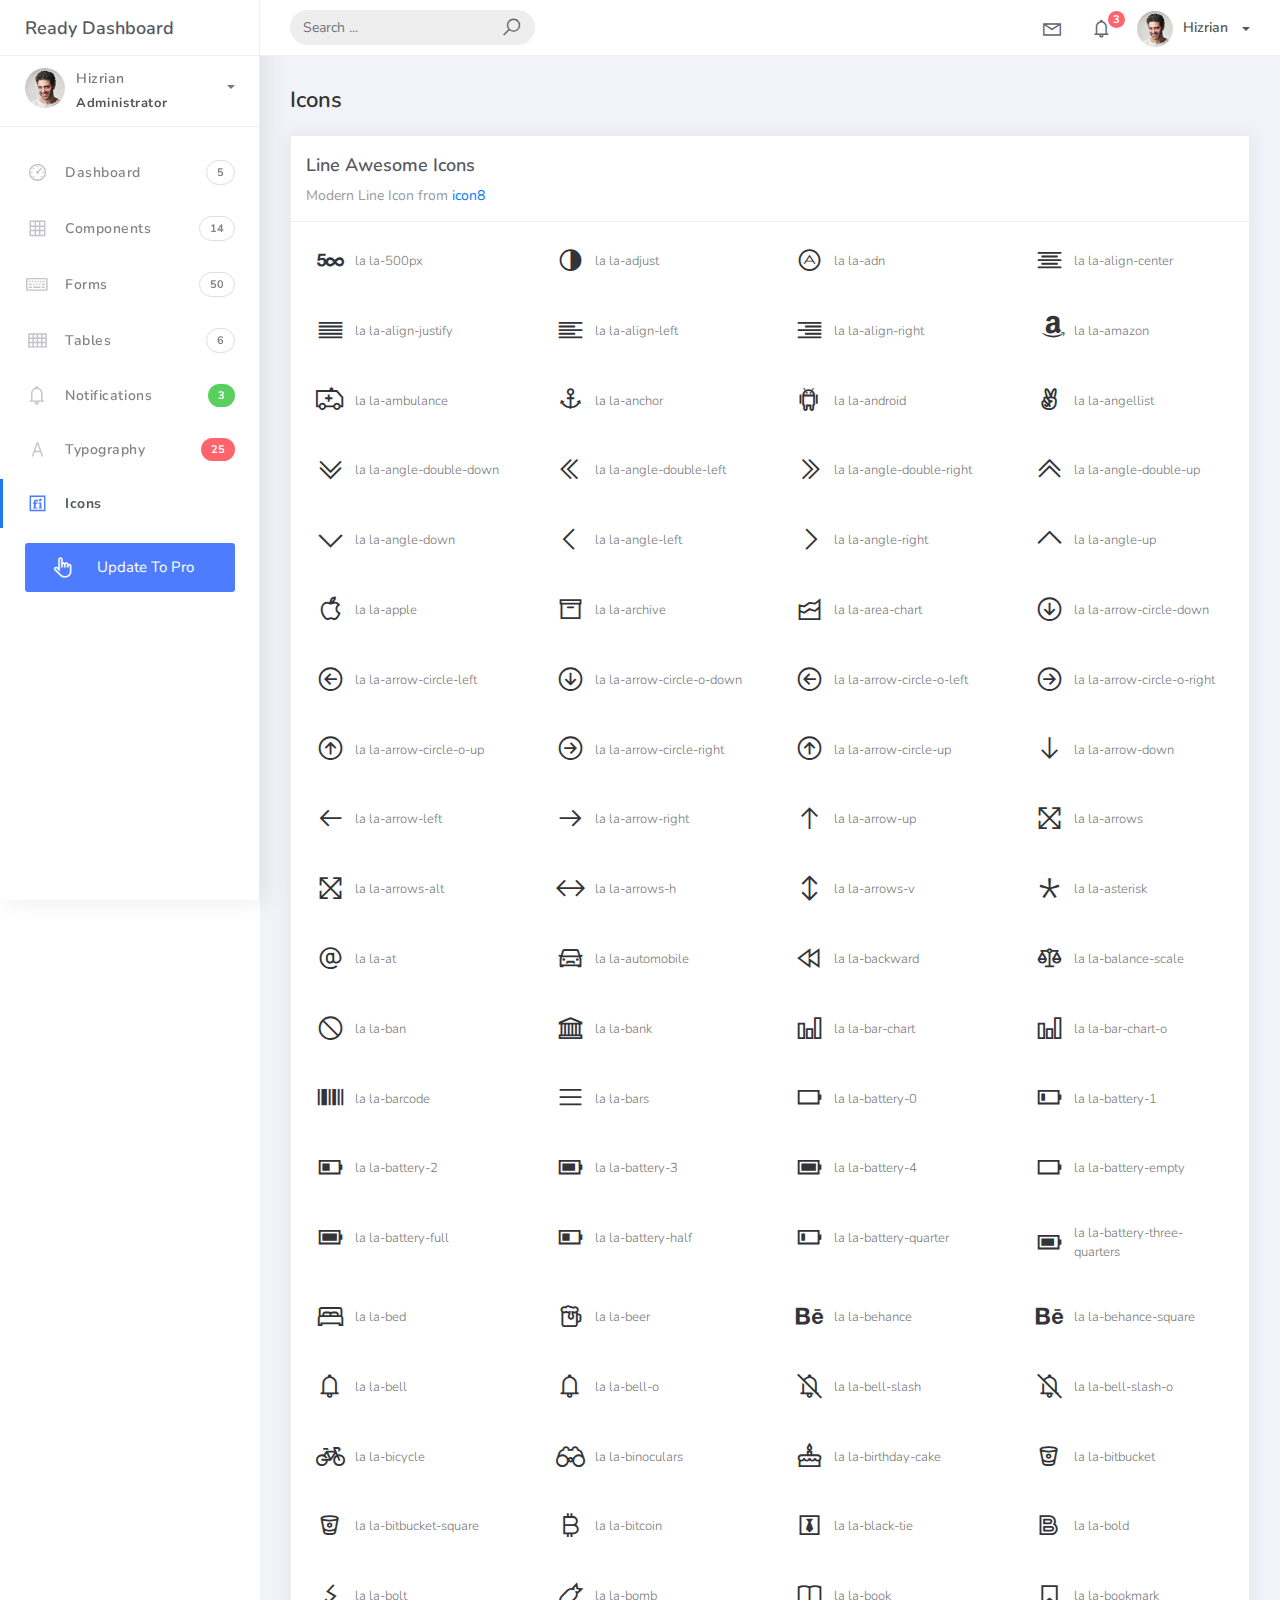
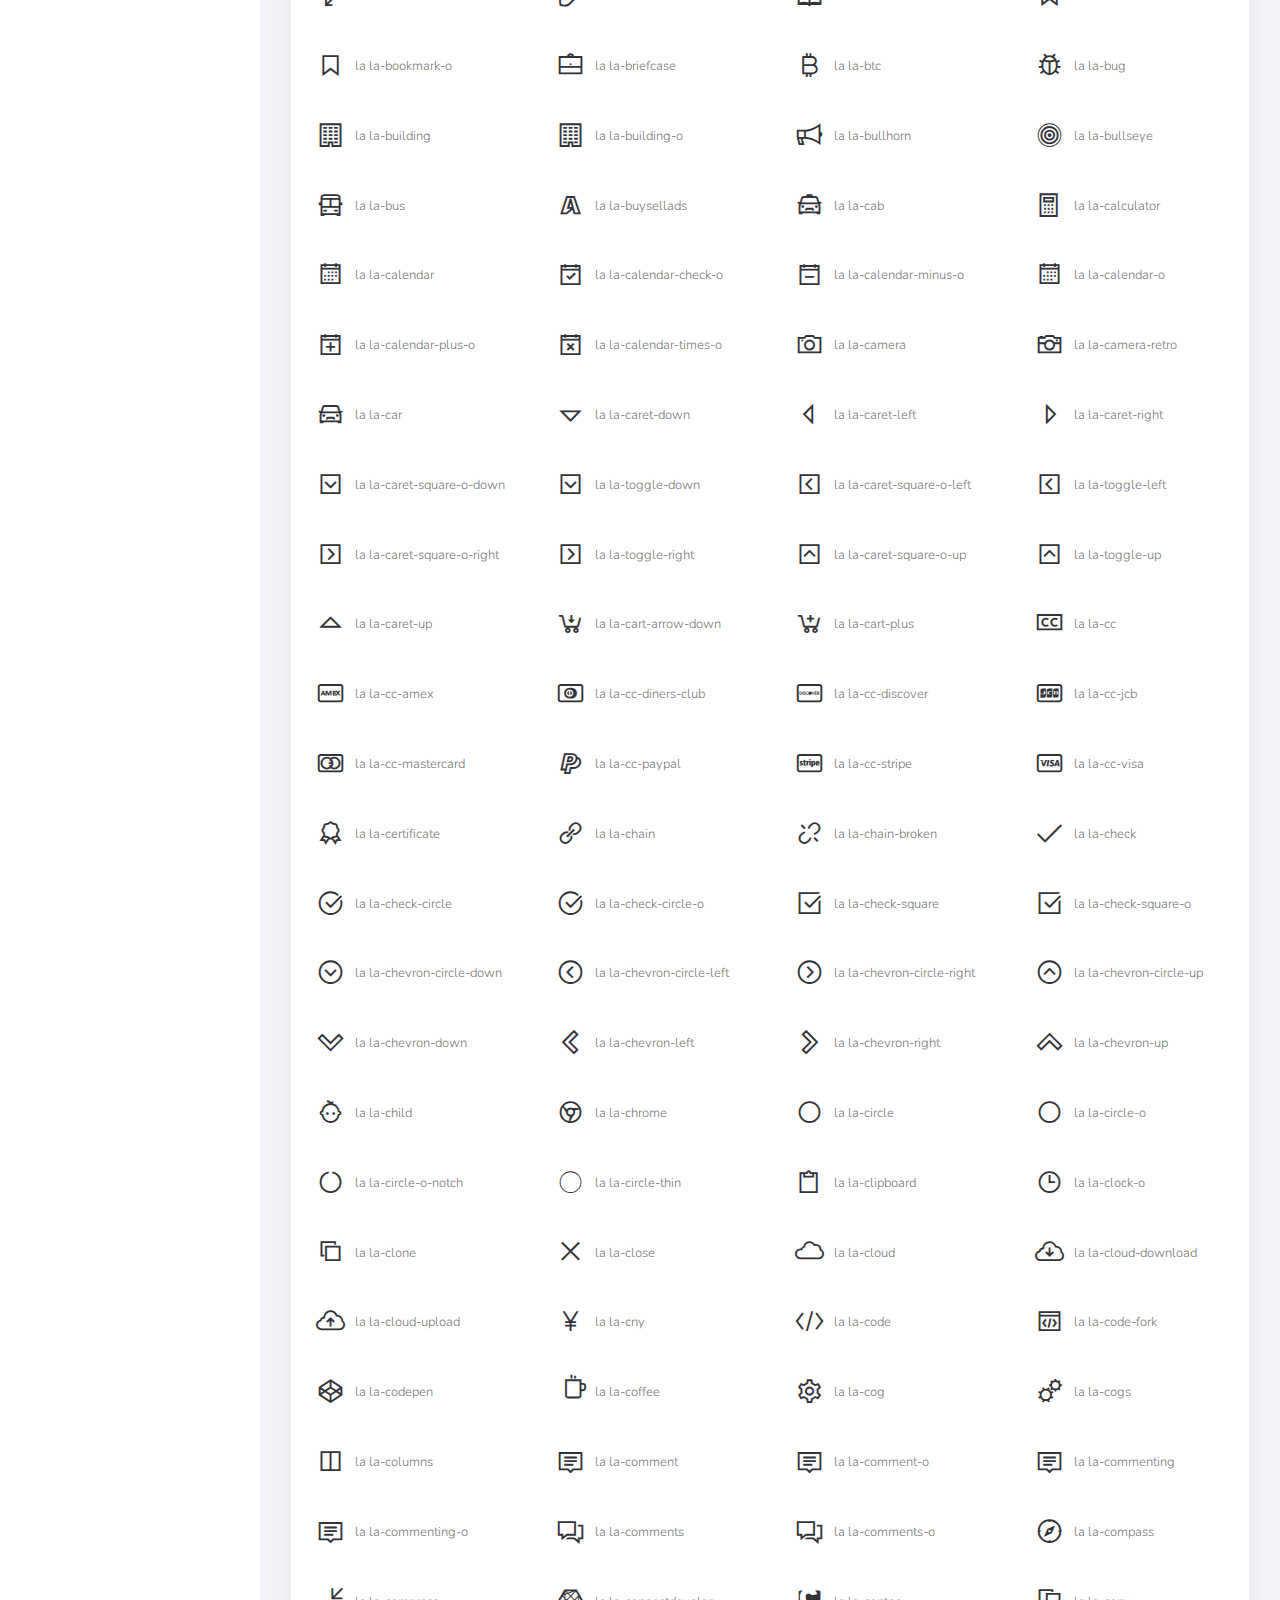
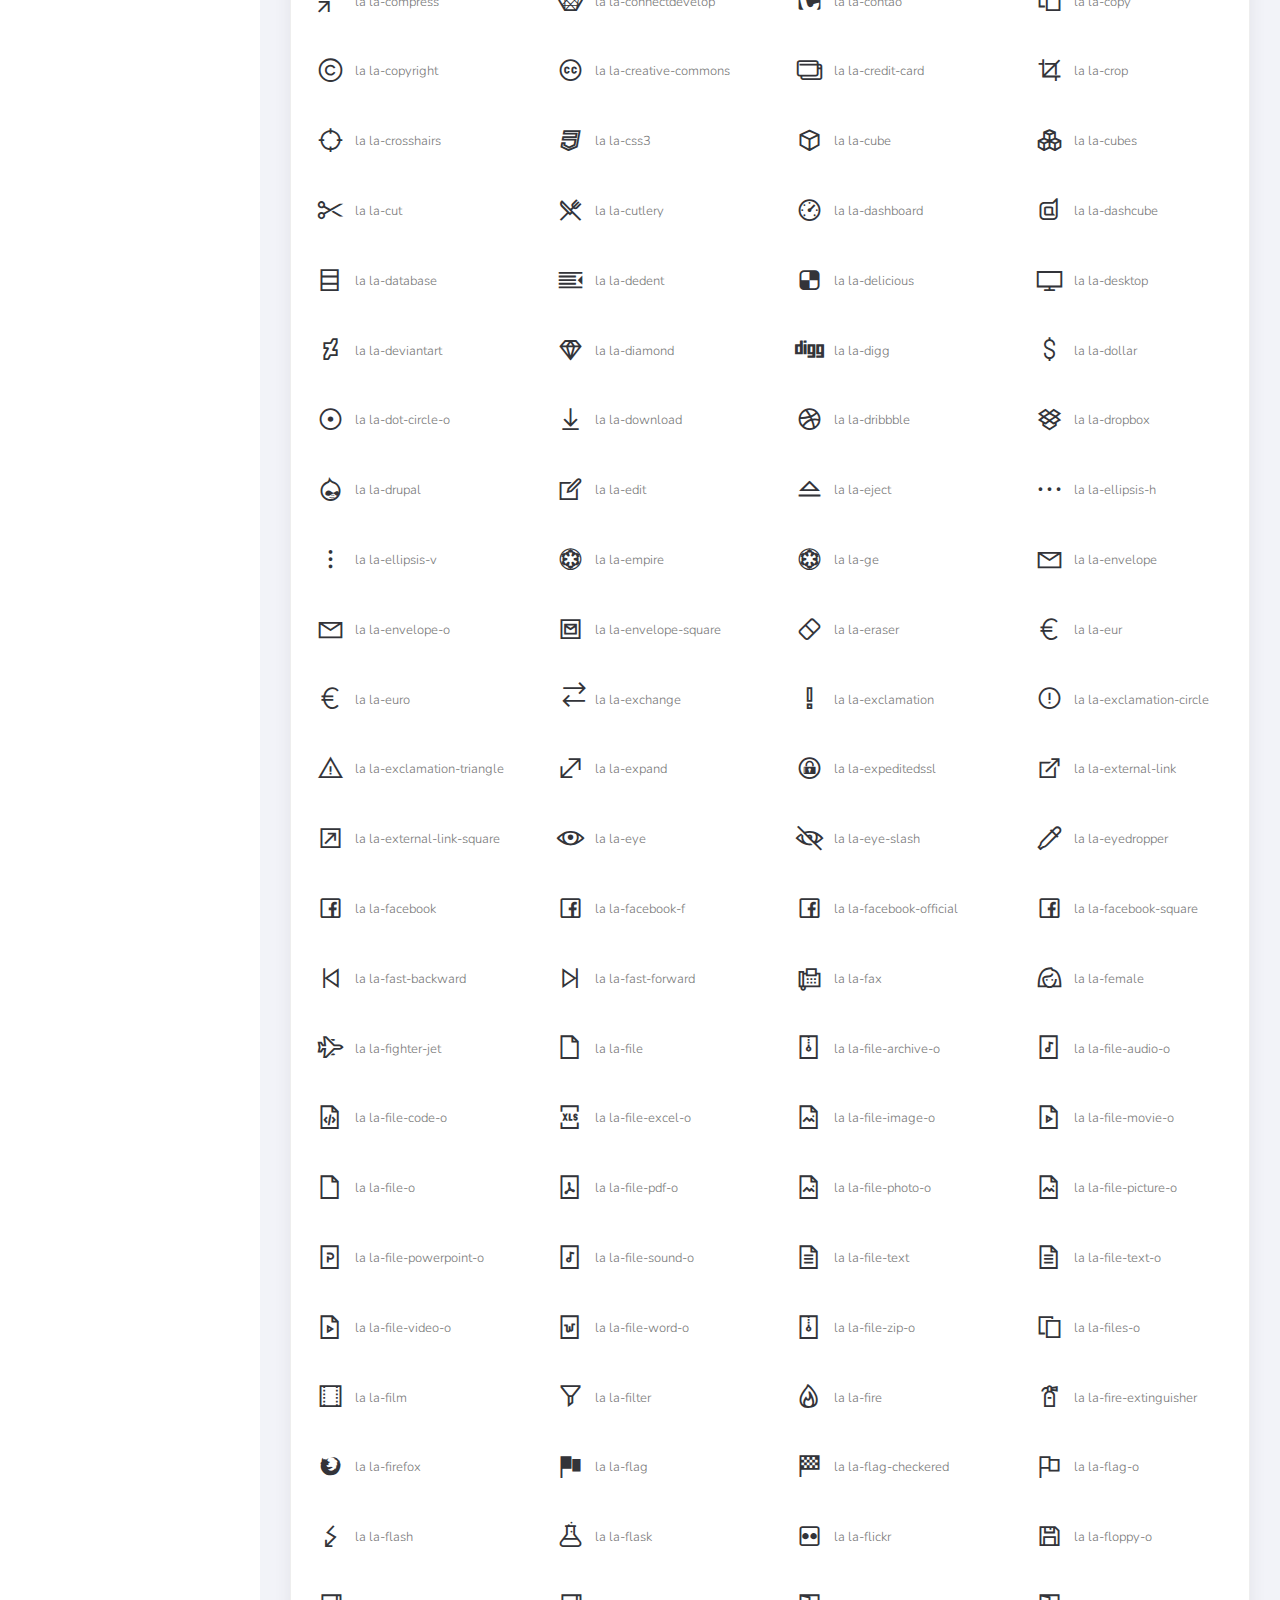
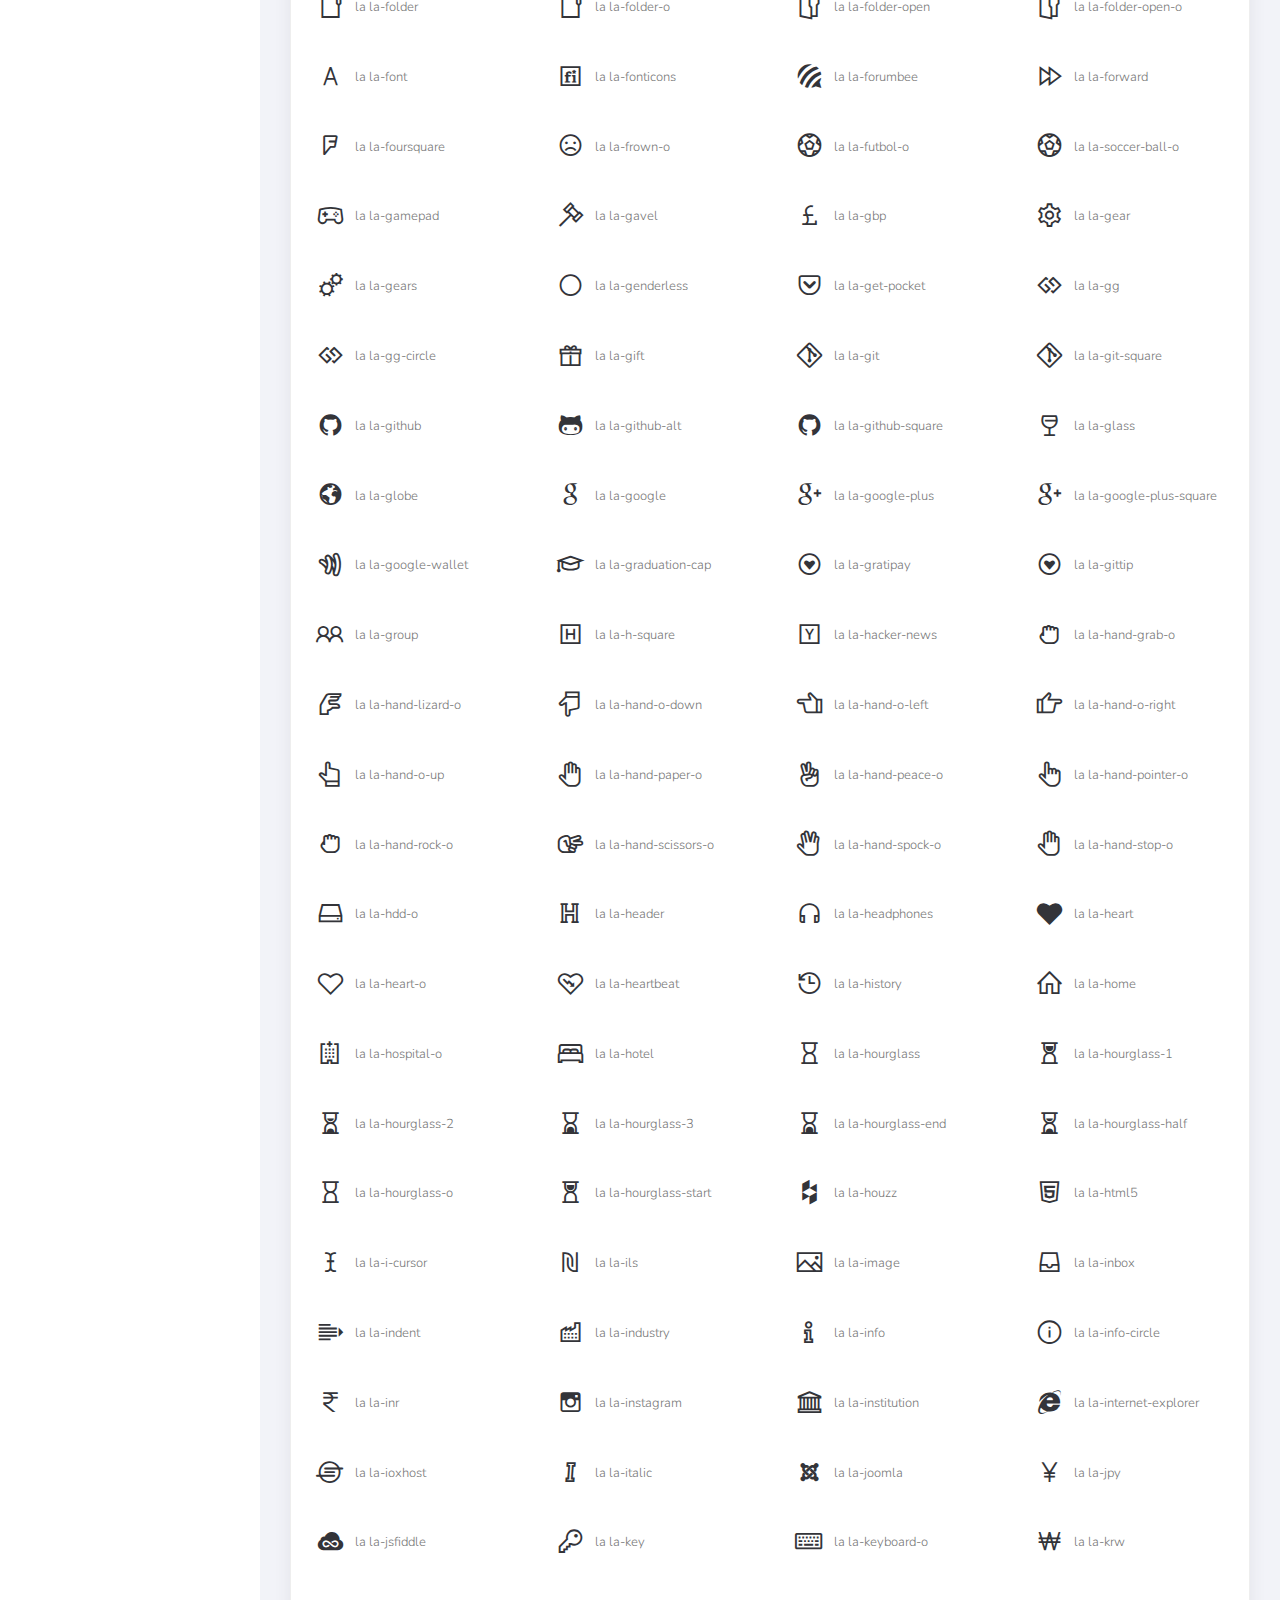
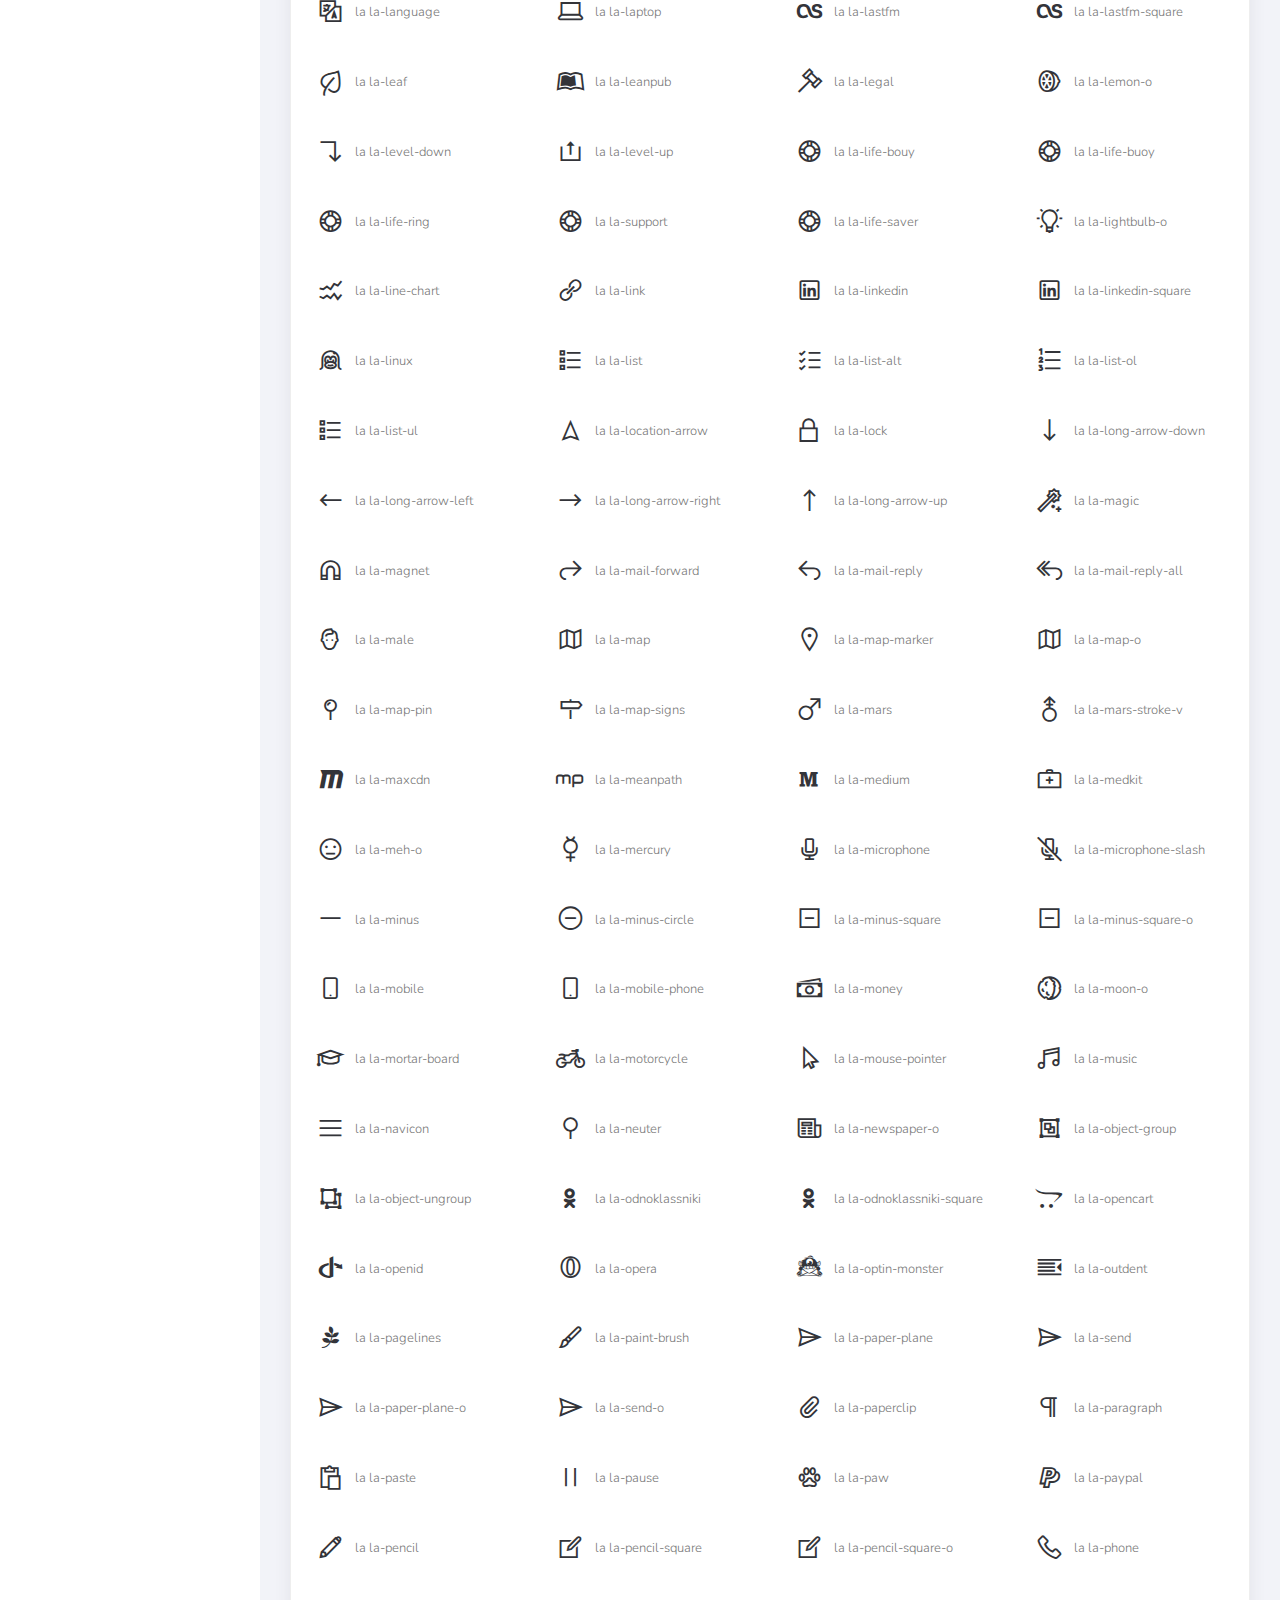
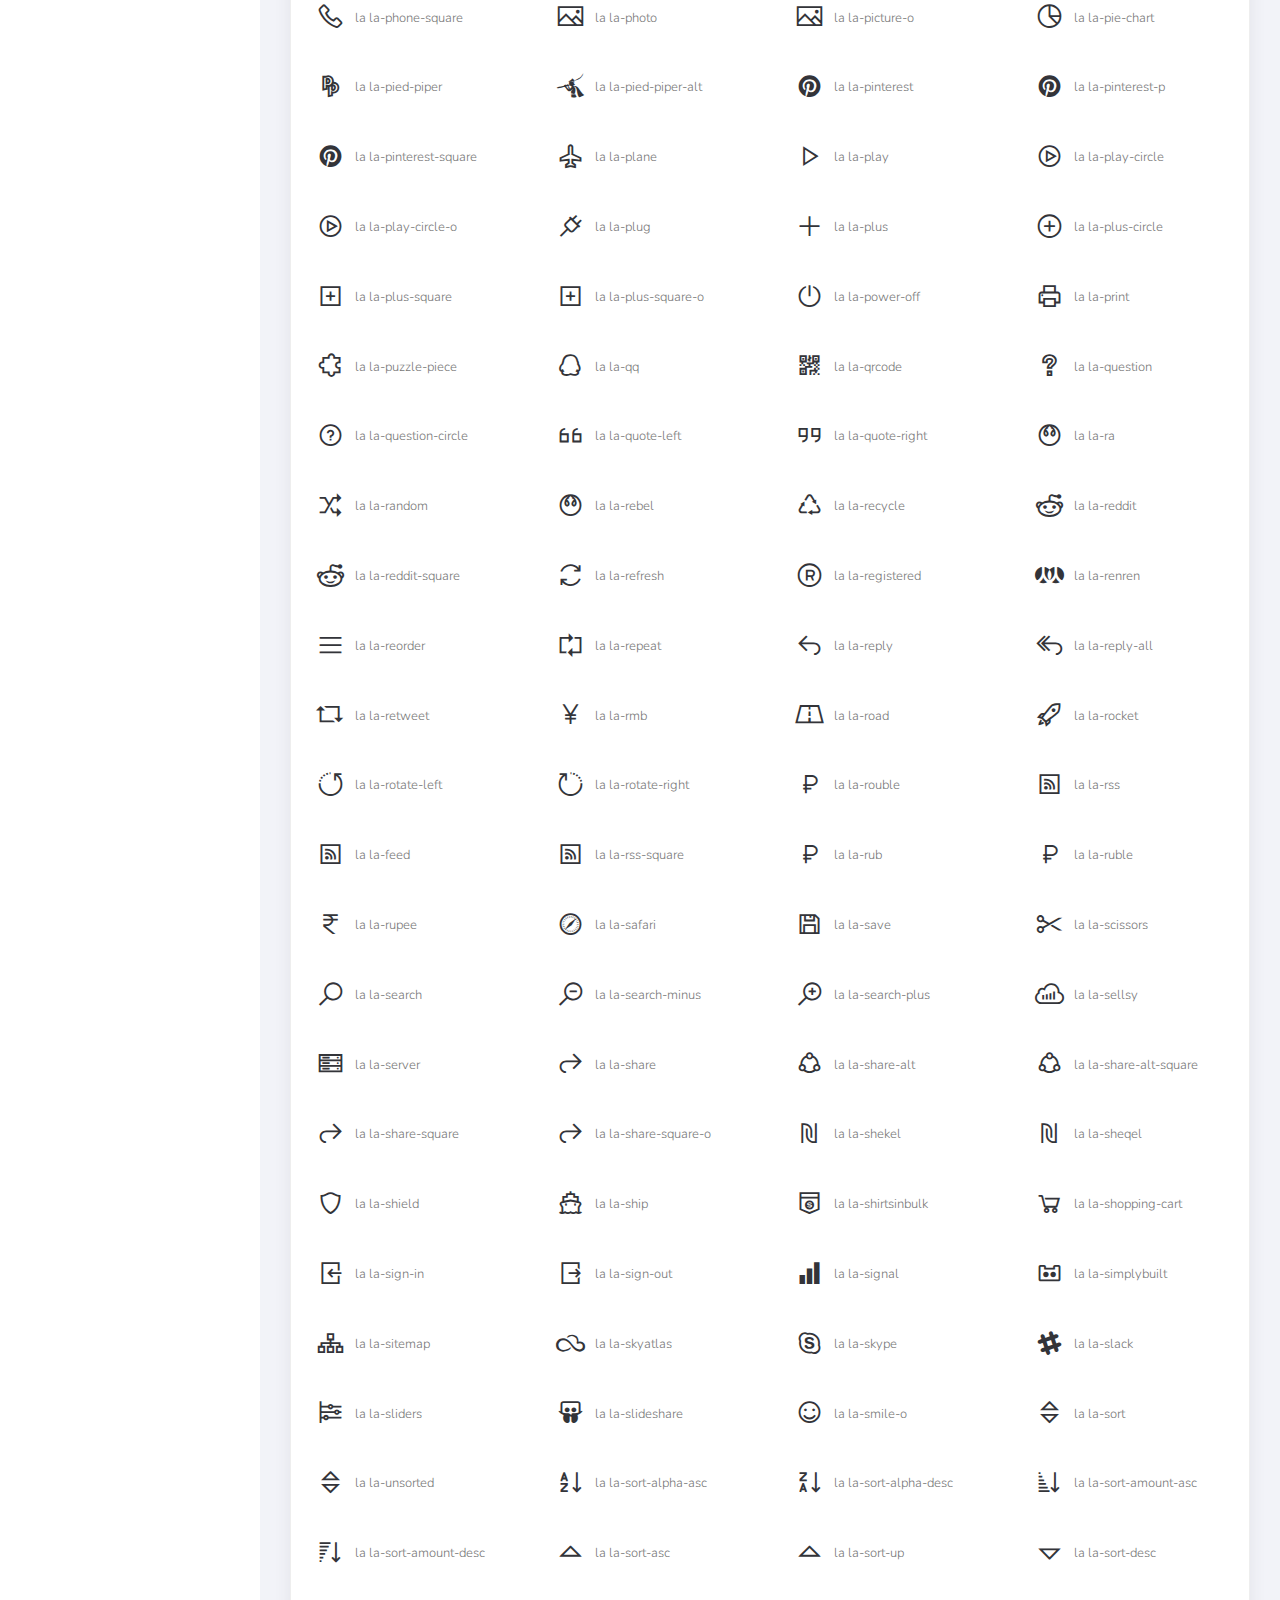
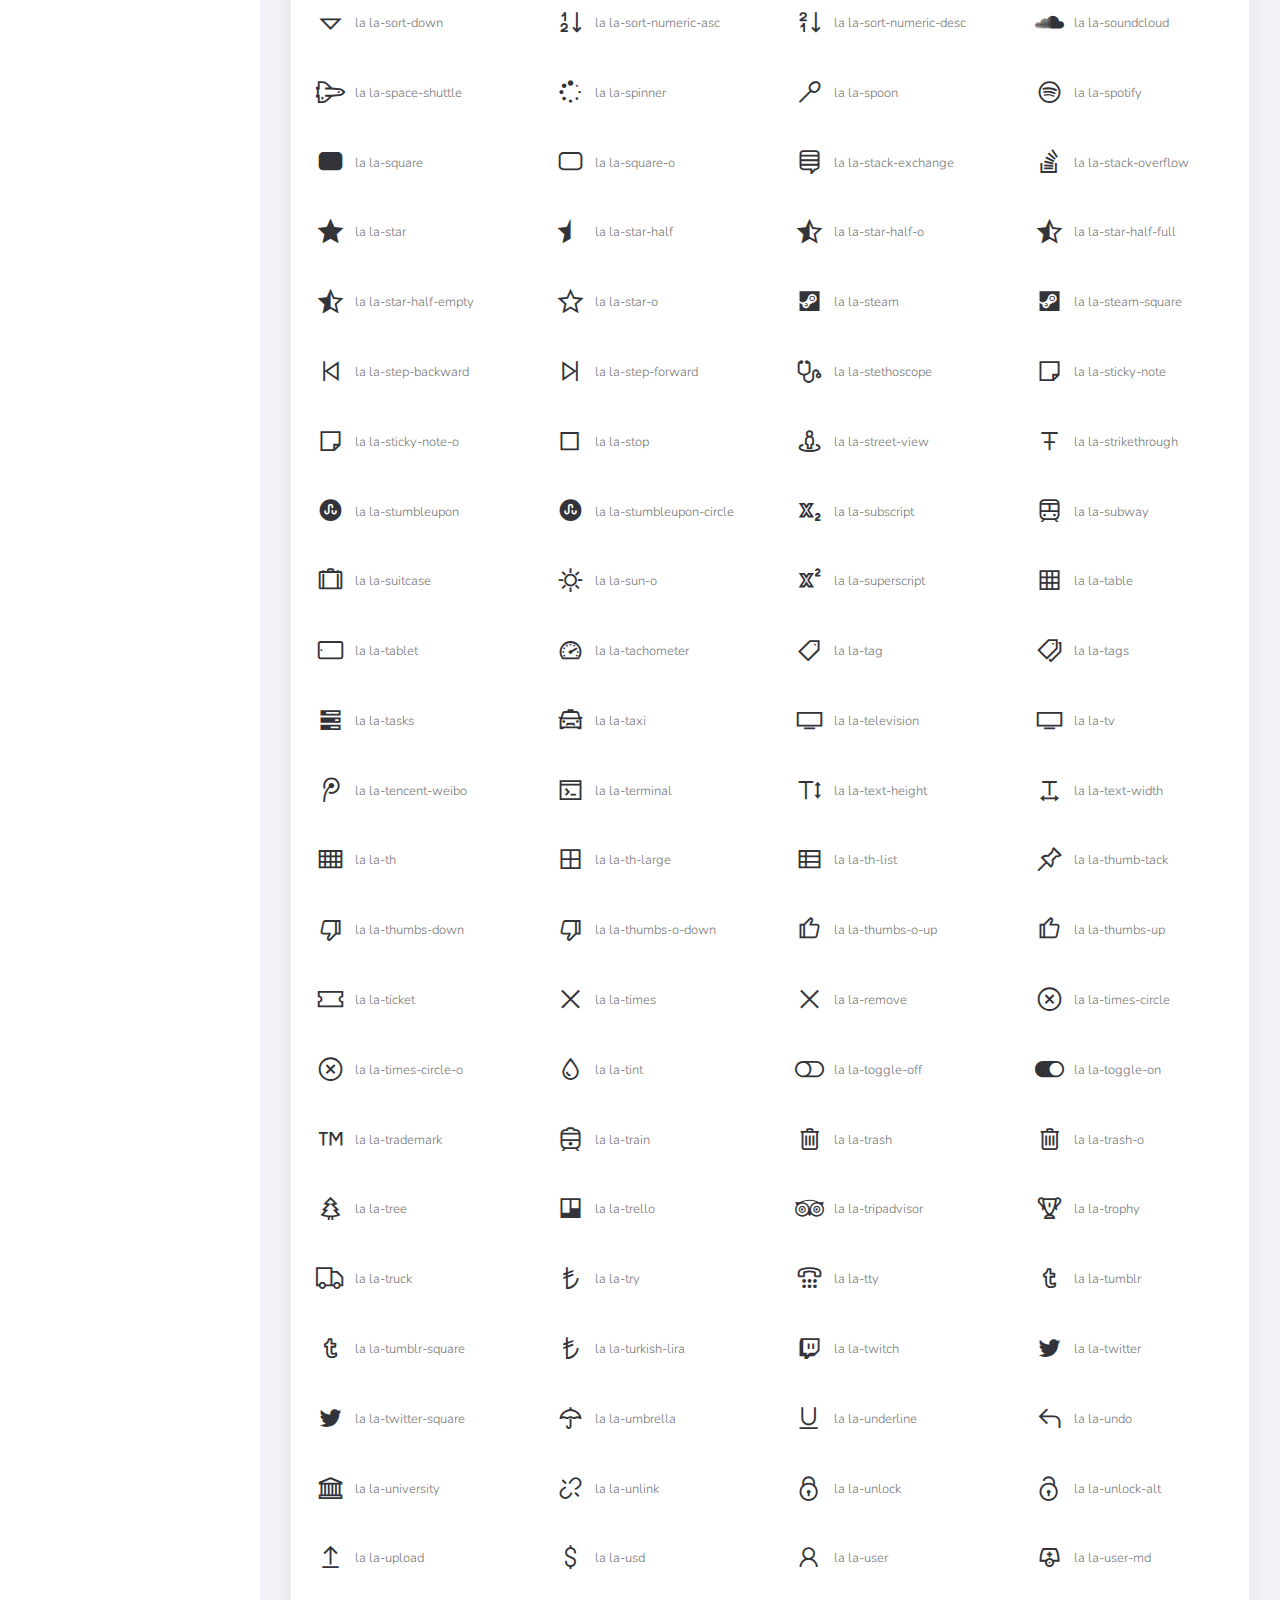
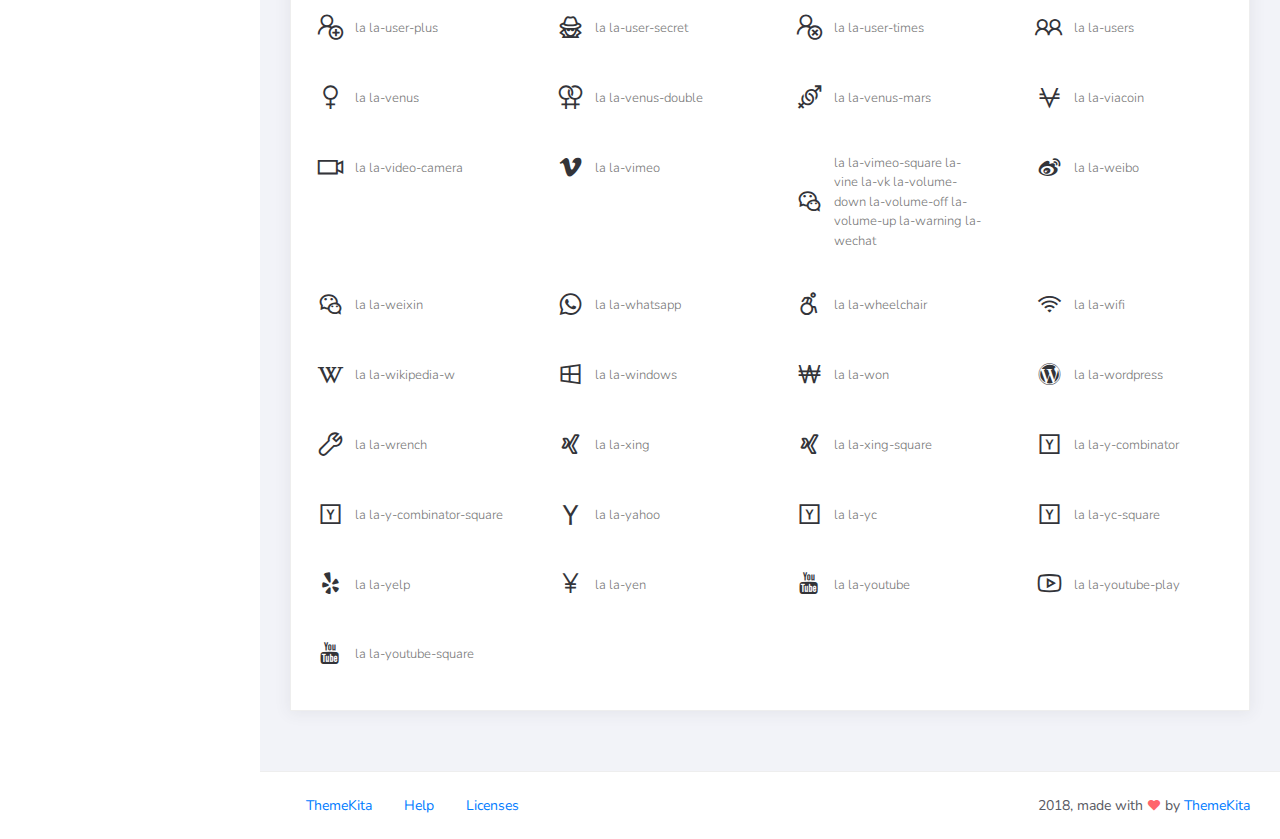
<file: MyPortfolioUd/wwwroot/Ready-Bootstrap-Dashboard-master/icons.html>
<!DOCTYPE html>
<html>
<head>
	<meta http-equiv="X-UA-Compatible" content="IE=edge,chrome=1" />
	<title>Icons - Ready Bootstrap Dashboard</title>
	<meta content='width=device-width, initial-scale=1.0, maximum-scale=1.0, user-scalable=0, shrink-to-fit=no' name='viewport' />
	<link rel="stylesheet" href="assets/css/bootstrap.min.css">
	<link rel="stylesheet" href="https://fonts.googleapis.com/css?family=Nunito:200,200i,300,300i,400,400i,600,600i,700,700i,800,800i,900,900i">
	<link rel="stylesheet" href="assets/css/ready.css">
	<link rel="stylesheet" href="assets/css/demo.css">
</head>
<body>
	<div class="wrapper">
		<div class="main-header">
			<div class="logo-header">
				<a href="index.html" class="logo">
					Ready Dashboard
				</a>
				<button class="navbar-toggler sidenav-toggler ml-auto" type="button" data-toggle="collapse" data-target="collapse" aria-controls="sidebar" aria-expanded="false" aria-label="Toggle navigation">
					<span class="navbar-toggler-icon"></span>
				</button>
				<button class="topbar-toggler more"><i class="la la-ellipsis-v"></i></button>
			</div>
			<nav class="navbar navbar-header navbar-expand-lg">
				<div class="container-fluid">
					
					<form class="navbar-left navbar-form nav-search mr-md-3" action="">
						<div class="input-group">
							<input type="text" placeholder="Search ..." class="form-control">
							<div class="input-group-append">
								<span class="input-group-text">
									<i class="la la-search search-icon"></i>
								</span>
							</div>
						</div>
					</form>
					<ul class="navbar-nav topbar-nav ml-md-auto align-items-center">
						<li class="nav-item dropdown hidden-caret">
							<a class="nav-link dropdown-toggle" href="#" id="navbarDropdown" role="button" data-toggle="dropdown" aria-haspopup="true" aria-expanded="false">
								<i class="la la-envelope"></i>
							</a>
							<div class="dropdown-menu" aria-labelledby="navbarDropdown">
								<a class="dropdown-item" href="#">Action</a>
								<a class="dropdown-item" href="#">Another action</a>
								<div class="dropdown-divider"></div>
								<a class="dropdown-item" href="#">Something else here</a>
							</div>
						</li>
						<li class="nav-item dropdown hidden-caret">
							<a class="nav-link dropdown-toggle" href="#" id="navbarDropdown" role="button" data-toggle="dropdown" aria-haspopup="true" aria-expanded="false">
								<i class="la la-bell"></i>
								<span class="notification">3</span>
							</a>
							<ul class="dropdown-menu notif-box" aria-labelledby="navbarDropdown">
								<li>
									<div class="dropdown-title">You have 4 new notification</div>
								</li>
								<li>
									<div class="notif-center">
										<a href="#">
											<div class="notif-icon notif-primary"> <i class="la la-user-plus"></i> </div>
											<div class="notif-content">
												<span class="block">
													New user registered
												</span>
												<span class="time">5 minutes ago</span> 
											</div>
										</a>
										<a href="#">
											<div class="notif-icon notif-success"> <i class="la la-comment"></i> </div>
											<div class="notif-content">
												<span class="block">
													Rahmad commented on Admin
												</span>
												<span class="time">12 minutes ago</span> 
											</div>
										</a>
										<a href="#">
											<div class="notif-img"> 
												<img src="assets/img/profile2.jpg" alt="Img Profile">
											</div>
											<div class="notif-content">
												<span class="block">
													Reza send messages to you
												</span>
												<span class="time">12 minutes ago</span> 
											</div>
										</a>
										<a href="#">
											<div class="notif-icon notif-danger"> <i class="la la-heart"></i> </div>
											<div class="notif-content">
												<span class="block">
													Farrah liked Admin
												</span>
												<span class="time">17 minutes ago</span> 
											</div>
										</a>
									</div>
								</li>
								<li>
									<a class="see-all" href="javascript:void(0);"> <strong>See all notifications</strong> <i class="la la-angle-right"></i> </a>
								</li>
							</ul>
						</li>
						<li class="nav-item dropdown">
							<a class="dropdown-toggle profile-pic" data-toggle="dropdown" href="#" aria-expanded="false"> <img src="assets/img/profile.jpg" alt="user-img" width="36" class="img-circle"><span >Hizrian</span></span> </a>
							<ul class="dropdown-menu dropdown-user">
								<li>
									<div class="user-box">
										<div class="u-img"><img src="assets/img/profile.jpg" alt="user"></div>
										<div class="u-text">
											<h4>Hizrian</h4>
											<p class="text-muted">hello@themekita.com</p><a href="profile.html" class="btn btn-rounded btn-danger btn-sm">View Profile</a></div>
										</div>
									</li>
									<div class="dropdown-divider"></div>
									<a class="dropdown-item" href="#"><i class="ti-user"></i> My Profile</a>
									<a class="dropdown-item" href="#"></i> My Balance</a>
									<a class="dropdown-item" href="#"><i class="ti-email"></i> Inbox</a>
									<div class="dropdown-divider"></div>
									<a class="dropdown-item" href="#"><i class="ti-settings"></i> Account Setting</a>
									<div class="dropdown-divider"></div>
									<a class="dropdown-item" href="#"><i class="fa fa-power-off"></i> Logout</a>
								</ul>
								<!-- /.dropdown-user -->
							</li>
						</ul>
					</div>
				</nav>
			</div>
			<div class="sidebar">
				<div class="scrollbar-inner sidebar-wrapper">
					<div class="user">
						<div class="photo">
							<img src="assets/img/profile.jpg">
						</div>
						<div class="info">
							<a class="" data-toggle="collapse" href="#collapseExample" aria-expanded="true">
								<span>
									Hizrian
									<span class="user-level">Administrator</span>
									<span class="caret"></span>
								</span>
							</a>
							<div class="clearfix"></div>

							<div class="collapse in" id="collapseExample" aria-expanded="true" style="">
								<ul class="nav">
									<li>
										<a href="#profile">
											<span class="link-collapse">My Profile</span>
										</a>
									</li>
									<li>
										<a href="#edit">
											<span class="link-collapse">Edit Profile</span>
										</a>
									</li>
									<li>
										<a href="#settings">
											<span class="link-collapse">Settings</span>
										</a>
									</li>
								</ul>
							</div>
						</div>
					</div>
					<ul class="nav">
						<li class="nav-item">
							<a href="index.html">
								<i class="la la-dashboard"></i>
								<p>Dashboard</p>
								<span class="badge badge-count">5</span>
							</a>
						</li>
						<li class="nav-item">
							<a href="components.html">
								<i class="la la-table"></i>
								<p>Components</p>
								<span class="badge badge-count">14</span>
							</a>
						</li>
						<li class="nav-item">
							<a href="forms.html">
								<i class="la la-keyboard-o"></i>
								<p>Forms</p>
								<span class="badge badge-count">50</span>
							</a>
						</li>
						<li class="nav-item">
							<a href="tables.html">
								<i class="la la-th"></i>
								<p>Tables</p>
								<span class="badge badge-count">6</span>
							</a>
						</li>
						<li class="nav-item">
							<a href="notifications.html">
								<i class="la la-bell"></i>
								<p>Notifications</p>
								<span class="badge badge-success">3</span>
							</a>
						</li>
						<li class="nav-item">
							<a href="typography.html">
								<i class="la la-font"></i>
								<p>Typography</p>
								<span class="badge badge-danger">25</span>
							</a>
						</li>
						<li class="nav-item active">
							<a href="icons.html">
								<i class="la la-fonticons"></i>
								<p>Icons</p>
							</a>
						</li>
						<li class="nav-item update-pro">
							<button  data-toggle="modal" data-target="#modalUpdate">
								<i class="la la-hand-pointer-o"></i>
								<p>Update To Pro</p>
							</button>
						</li>
					</ul>
				</div>
			</div>
			<div class="main-panel">
				<div class="content">
					<div class="container-fluid">
						<h4 class="page-title">Icons</h4>
						<div class="row">
							<div class="col-md-12">
								<div class="card">
									<div class="card-header">
										<div class="card-title">Line Awesome Icons</div>
										<div class="card-category">Modern Line Icon from <a class="link" href="https://icons8.com/line-awesome">icon8</a></div>
									</div>
									<div class="card-body">
										<div id="row-demo-icon" class="row">
										</div>
									</div>
								</div>
							</div>
						</div>
					</div>
				</div>
				<footer class="footer">
					<div class="container-fluid">
						<nav class="pull-left">
							<ul class="nav">
								<li class="nav-item">
									<a class="nav-link" href="http://www.themekita.com">
										ThemeKita
									</a>
								</li>
								<li class="nav-item">
									<a class="nav-link" href="#">
										Help
									</a>
								</li>
								<li class="nav-item">
									<a class="nav-link" href="https://themewagon.com/license/#free-item">
										Licenses
									</a>
								</li>
							</ul>
						</nav>
						<div class="copyright ml-auto">
							2018, made with <i class="la la-heart heart text-danger"></i> by <a href="http://www.themekita.com">ThemeKita</a>
						</div>				
					</div>
				</footer>
			</div>
		</div>
	</div>
	<!-- Modal -->
	<div class="modal fade" id="modalUpdate" tabindex="-1" role="dialog" aria-labelledby="modalUpdatePro" aria-hidden="true">
		<div class="modal-dialog modal-dialog-centered" role="document">
			<div class="modal-content">
				<div class="modal-header bg-primary">
					<h6 class="modal-title"><i class="la la-frown-o"></i> Under Development</h6>
					<button type="button" class="close" data-dismiss="modal" aria-label="Close">
						<span aria-hidden="true">&times;</span>
					</button>
				</div>
				<div class="modal-body text-center">									
					<p>Currently the pro version of the <b>Ready Dashboard</b> Bootstrap is in progress development</p>
					<p>
					<b>We'll let you know when it's done</b></p>
				</div>
				<div class="modal-footer">
					<button type="button" class="btn btn-secondary" data-dismiss="modal">Close</button>
				</div>
			</div>
		</div>
	</div>
</body>
<script src="assets/js/core/jquery.3.2.1.min.js"></script>
<script src="assets/js/plugin/jquery-ui-1.12.1.custom/jquery-ui.min.js"></script>
<script src="assets/js/core/popper.min.js"></script>
<script src="assets/js/core/bootstrap.min.js"></script>
<script src="assets/js/plugin/chartist/chartist.min.js"></script>
<script src="assets/js/plugin/chartist/plugin/chartist-plugin-tooltip.min.js"></script>
<script src="assets/js/plugin/bootstrap-notify/bootstrap-notify.min.js"></script>
<script src="assets/js/plugin/bootstrap-toggle/bootstrap-toggle.min.js"></script>
<script src="assets/js/plugin/jquery-mapael/jquery.mapael.min.js"></script>
<script src="assets/js/plugin/jquery-mapael/maps/world_countries.min.js"></script>
<script src="assets/js/plugin/chart-circle/circles.min.js"></script>
<script src="assets/js/plugin/jquery-scrollbar/jquery.scrollbar.min.js"></script>
<script src="assets/js/ready.min.js"></script>
<script type="text/javascript">
	var iconClass = ['la-500px', 'la-adjust', 'la-adn', 'la-align-center', 'la-align-justify',
	'la-align-left', 'la-align-right', 'la-amazon', 'la-ambulance', 'la-anchor', 'la-android', 'la-angellist', 'la-angle-double-down', 'la-angle-double-left', 'la-angle-double-right', 'la-angle-double-up', 'la-angle-down', 'la-angle-left', 'la-angle-right', 'la-angle-up', 'la-apple', 'la-archive', 'la-area-chart', ' la-arrow-circle-down', 'la-arrow-circle-left', 'la-arrow-circle-o-down', 'la-arrow-circle-o-left', 'la-arrow-circle-o-right', 'la-arrow-circle-o-up', 'la-arrow-circle-right', 'la-arrow-circle-up', 'la-arrow-down', 'la-arrow-left', 'la-arrow-right', 'la-arrow-up', 'la-arrows', 'la-arrows-alt', 'la-arrows-h', 'la-arrows-v', 'la-asterisk', 'la-at', 'la-automobile', 'la-backward', 'la-balance-scale', 'la-ban', 'la-bank', 'la-bar-chart', 'la-bar-chart-o', 'la-barcode', 'la-bars', 'la-battery-0', 'la-battery-1', 'la-battery-2', 'la-battery-3', 'la-battery-4', 'la-battery-empty', 'la-battery-full', 'la-battery-half', 'la-battery-quarter', 'la-battery-three-quarters', 'la-bed', 'la-beer', 'la-behance', 'la-behance-square', 'la-bell', 'la-bell-o', 'la-bell-slash', 'la-bell-slash-o', 'la-bicycle', 'la-binoculars', 'la-birthday-cake', 'la-bitbucket', 'la-bitbucket-square', 'la-bitcoin', 'la-black-tie', 'la-bold', 'la-bolt', 'la-bomb', 'la-book', 'la-bookmark', 'la-bookmark-o', 'la-briefcase', 'la-btc', 'la-bug', 'la-building', 'la-building-o', 'la-bullhorn', 'la-bullseye', 'la-bus', 'la-buysellads', 'la-cab', 'la-calculator', 'la-calendar', 'la-calendar-check-o', 'la-calendar-minus-o', 'la-calendar-o', 'la-calendar-plus-o', 'la-calendar-times-o', 'la-camera', 'la-camera-retro', 'la-car', 'la-caret-down', 'la-caret-left', 'la-caret-right', 'la-caret-square-o-down', 'la-toggle-down', 'la-caret-square-o-left', 'la-toggle-left', 'la-caret-square-o-right', 'la-toggle-right', 'la-caret-square-o-up', 'la-toggle-up', 'la-caret-up', 'la-cart-arrow-down', 'la-cart-plus', 'la-cc', 'la-cc-amex', 'la-cc-diners-club', 'la-cc-discover', 'la-cc-jcb', 'la-cc-mastercard', 'la-cc-paypal', 'la-cc-stripe', 'la-cc-visa', 'la-certificate', 'la-chain', 'la-chain-broken', 'la-check', 'la-check-circle', 'la-check-circle-o', 'la-check-square', 'la-check-square-o', 'la-chevron-circle-down', 'la-chevron-circle-left', 'la-chevron-circle-right', 'la-chevron-circle-up', 'la-chevron-down', 'la-chevron-left', 'la-chevron-right', 'la-chevron-up', 'la-child', 'la-chrome', 'la-circle', 'la-circle-o', 'la-circle-o-notch', 'la-circle-thin', 'la-clipboard', 'la-clock-o', 'la-clone', 'la-close', 'la-cloud', 'la-cloud-download', 'la-cloud-upload', 'la-cny', 'la-code', 'la-code-fork', 'la-codepen', 'la-coffee', 'la-cog', 'la-cogs', 'la-columns', 'la-comment', 'la-comment-o', 'la-commenting', 'la-commenting-o', 'la-comments', 'la-comments-o', 'la-compass', 'la-compress', 'la-connectdevelop', 'la-contao', 'la-copy', 'la-copyright', 'la-creative-commons', 'la-credit-card', 'la-crop', 'la-crosshairs', 'la-css3', 'la-cube', 'la-cubes', 'la-cut', 'la-cutlery', 'la-dashboard', 'la-dashcube', 'la-database', 'la-dedent', 'la-delicious', 'la-desktop', 'la-deviantart', 'la-diamond', 'la-digg', 'la-dollar', 'la-dot-circle-o', 'la-download', 'la-dribbble', 'la-dropbox', 'la-drupal', 'la-edit', 'la-eject', 'la-ellipsis-h', 'la-ellipsis-v', 'la-empire', 'la-ge', 'la-envelope', 'la-envelope-o', 'la-envelope-square', 'la-eraser', 'la-eur', 'la-euro', 'la-exchange', 'la-exclamation', 'la-exclamation-circle', 'la-exclamation-triangle', 'la-expand', 'la-expeditedssl', 'la-external-link', 'la-external-link-square', 'la-eye', 'la-eye-slash', 'la-eyedropper', 'la-facebook', 'la-facebook-f', 'la-facebook-official', 'la-facebook-square', 'la-fast-backward', 'la-fast-forward', 'la-fax', 'la-female', 'la-fighter-jet', 'la-file', 'la-file-archive-o', 'la-file-audio-o', 'la-file-code-o', 'la-file-excel-o', 'la-file-image-o', 'la-file-movie-o', 'la-file-o', 'la-file-pdf-o', 'la-file-photo-o', 'la-file-picture-o', 'la-file-powerpoint-o', 'la-file-sound-o', 'la-file-text', 'la-file-text-o', 'la-file-video-o', 'la-file-word-o', 'la-file-zip-o', 'la-files-o', 'la-film', 'la-filter', 'la-fire', 'la-fire-extinguisher', 'la-firefox', 'la-flag', 'la-flag-checkered', 'la-flag-o', 'la-flash', 'la-flask', 'la-flickr', 'la-floppy-o', 'la-folder', 'la-folder-o', 'la-folder-open', 'la-folder-open-o', 'la-font', 'la-fonticons', 'la-forumbee', 'la-forward', 'la-foursquare', 'la-frown-o', 'la-futbol-o', 'la-soccer-ball-o', 'la-gamepad', 'la-gavel', 'la-gbp', 'la-gear', 'la-gears', 'la-genderless', 'la-get-pocket', 'la-gg', 'la-gg-circle', 'la-gift', 'la-git', 'la-git-square', 'la-github', 'la-github-alt', 'la-github-square', 'la-glass', 'la-globe', 'la-google', 'la-google-plus', 'la-google-plus-square', 'la-google-wallet', 'la-graduation-cap', 'la-gratipay', 'la-gittip', 'la-group', 'la-h-square', 'la-hacker-news', 'la-hand-grab-o', 'la-hand-lizard-o', 'la-hand-o-down', 'la-hand-o-left', 'la-hand-o-right', 'la-hand-o-up', 'la-hand-paper-o', 'la-hand-peace-o', 'la-hand-pointer-o', 'la-hand-rock-o', 'la-hand-scissors-o', 'la-hand-spock-o', 'la-hand-stop-o', 'la-hdd-o', 'la-header', 'la-headphones', 'la-heart', 'la-heart-o', 'la-heartbeat', 'la-history', 'la-home', 'la-hospital-o', 'la-hotel', 'la-hourglass', 'la-hourglass-1', 'la-hourglass-2', 'la-hourglass-3', 'la-hourglass-end', 'la-hourglass-half', 'la-hourglass-o', 'la-hourglass-start', 'la-houzz', 'la-html5', 'la-i-cursor', 'la-ils', 'la-image', 'la-inbox', 'la-indent', 'la-industry', 'la-info', 'la-info-circle', 'la-inr', 'la-instagram', 'la-institution', 'la-internet-explorer', 'la-ioxhost', 'la-italic', 'la-joomla', 'la-jpy', 'la-jsfiddle', 'la-key', 'la-keyboard-o', 'la-krw', 'la-language', 'la-laptop', 'la-lastfm', 'la-lastfm-square', 'la-leaf', 'la-leanpub', 'la-legal', 'la-lemon-o', 'la-level-down', 'la-level-up', 'la-life-bouy', 'la-life-buoy', 'la-life-ring', 'la-support', 'la-life-saver', 'la-lightbulb-o', 'la-line-chart', 'la-link', 'la-linkedin', 'la-linkedin-square', 'la-linux', 'la-list', 'la-list-alt', 'la-list-ol', 'la-list-ul', 'la-location-arrow', 'la-lock', 'la-long-arrow-down', 'la-long-arrow-left', 'la-long-arrow-right', 'la-long-arrow-up', 'la-magic', 'la-magnet', 'la-mail-forward', 'la-mail-reply', 'la-mail-reply-all', 'la-male', 'la-map', 'la-map-marker', 'la-map-o', 'la-map-pin', 'la-map-signs', 'la-mars', 'la-mars-stroke-v', 'la-maxcdn', 'la-meanpath', 'la-medium', 'la-medkit', 'la-meh-o', 'la-mercury', 'la-microphone', 'la-microphone-slash', 'la-minus', 'la-minus-circle', 'la-minus-square', 'la-minus-square-o', 'la-mobile', 'la-mobile-phone', 'la-money', 'la-moon-o', 'la-mortar-board', 'la-motorcycle', 'la-mouse-pointer', 'la-music', 'la-navicon', 'la-neuter', 'la-newspaper-o', 'la-object-group', 'la-object-ungroup', 'la-odnoklassniki', 'la-odnoklassniki-square', 'la-opencart', 'la-openid', 'la-opera', 'la-optin-monster', 'la-outdent', 'la-pagelines', 'la-paint-brush', 'la-paper-plane', 'la-send', 'la-paper-plane-o', 'la-send-o', 'la-paperclip', 'la-paragraph', 'la-paste', 'la-pause', 'la-paw', 'la-paypal', 'la-pencil', 'la-pencil-square', 'la-pencil-square-o', 'la-phone', 'la-phone-square', 'la-photo', 'la-picture-o', 'la-pie-chart', 'la-pied-piper', 'la-pied-piper-alt', 'la-pinterest', 'la-pinterest-p', 'la-pinterest-square', 'la-plane', 'la-play', 'la-play-circle', 'la-play-circle-o', 'la-plug', 'la-plus', 'la-plus-circle', 'la-plus-square', 'la-plus-square-o', 'la-power-off', 'la-print', 'la-puzzle-piece', 'la-qq', 'la-qrcode', 'la-question', 'la-question-circle', 'la-quote-left', 'la-quote-right', 'la-ra', 'la-random', 'la-rebel', 'la-recycle', 'la-reddit', 'la-reddit-square', 'la-refresh', 'la-registered', 'la-renren', 'la-reorder', 'la-repeat', 'la-reply', 'la-reply-all', 'la-retweet', 'la-rmb', 'la-road', 'la-rocket', 'la-rotate-left', 'la-rotate-right', 'la-rouble', 'la-rss', 'la-feed', 'la-rss-square', 'la-rub', 'la-ruble', 'la-rupee', 'la-safari', 'la-save', 'la-scissors', 'la-search', 'la-search-minus', 'la-search-plus', 'la-sellsy', 'la-server', 'la-share', 'la-share-alt', 'la-share-alt-square', 'la-share-square', 'la-share-square-o', 'la-shekel', 'la-sheqel', 'la-shield', 'la-ship', 'la-shirtsinbulk', 'la-shopping-cart', 'la-sign-in', 'la-sign-out', 'la-signal', 'la-simplybuilt', 'la-sitemap', 'la-skyatlas', 'la-skype', 'la-slack', 'la-sliders', 'la-slideshare', 'la-smile-o', 'la-sort', 'la-unsorted', 'la-sort-alpha-asc', 'la-sort-alpha-desc', 'la-sort-amount-asc', 'la-sort-amount-desc', 'la-sort-asc', 'la-sort-up', 'la-sort-desc', 'la-sort-down', 'la-sort-numeric-asc', 'la-sort-numeric-desc', 'la-soundcloud', 'la-space-shuttle', 'la-spinner', 'la-spoon', 'la-spotify', 'la-square', 'la-square-o', 'la-stack-exchange', 'la-stack-overflow', 'la-star', 'la-star-half', 'la-star-half-o', 'la-star-half-full', 'la-star-half-empty', 'la-star-o', 'la-steam', 'la-steam-square', 'la-step-backward', 'la-step-forward', 'la-stethoscope', 'la-sticky-note', 'la-sticky-note-o', 'la-stop', 'la-street-view', 'la-strikethrough', 'la-stumbleupon', 'la-stumbleupon-circle', 'la-subscript', 'la-subway', 'la-suitcase', 'la-sun-o', 'la-superscript', 'la-table', 'la-tablet', 'la-tachometer', 'la-tag', 'la-tags', 'la-tasks', 'la-taxi', 'la-television', 'la-tv', 'la-tencent-weibo', 'la-terminal', 'la-text-height', 'la-text-width', 'la-th', 'la-th-large', 'la-th-list', 'la-thumb-tack', 'la-thumbs-down', 'la-thumbs-o-down', 'la-thumbs-o-up', 'la-thumbs-up', 'la-ticket', 'la-times', 'la-remove', 'la-times-circle', 'la-times-circle-o', 'la-tint', 'la-toggle-off', 'la-toggle-on', 'la-trademark', 'la-train', 'la-trash', 'la-trash-o', 'la-tree', 'la-trello', 'la-tripadvisor', 'la-trophy', 'la-truck', 'la-try', 'la-tty', 'la-tumblr', 'la-tumblr-square', 'la-turkish-lira', 'la-twitch', 'la-twitter', 'la-twitter-square', 'la-umbrella', 'la-underline', 'la-undo', 'la-university', 'la-unlink', 'la-unlock', 'la-unlock-alt', 'la-upload', 'la-usd', 'la-user', 'la-user-md', 'la-user-plus', 'la-user-secret', 'la-user-times', 'la-users', 'la-venus', 'la-venus-double', 'la-venus-mars', 'la-viacoin', 'la-video-camera', 'la-vimeo', 'la-vimeo-square la-vine la-vk la-volume-down la-volume-off la-volume-up la-warning la-wechat', 'la-weibo', 'la-weixin', 'la-whatsapp', 'la-wheelchair', 'la-wifi', 'la-wikipedia-w', 'la-windows', 'la-won', 'la-wordpress', 'la-wrench', 'la-xing', 'la-xing-square', 'la-y-combinator', 'la-y-combinator-square', 'la-yahoo', 'la-yc', 'la-yc-square', 'la-yelp', 'la-yen', 'la-youtube', 'la-youtube-play', 'la-youtube-square'
	]; var rowDemoIcon = "#row-demo-icon";
	for (i = 0; i < iconClass.length; i++){
		$(rowDemoIcon).append('<div class="col-md-3"> <div class="demo-icon"> <div class="icon-preview"><i class="la ' + iconClass[i] + '"></i></div> <div class="icon-class">la ' + iconClass[i] + '</div> </div> </div>');
	}
</script>
</html>
</file>
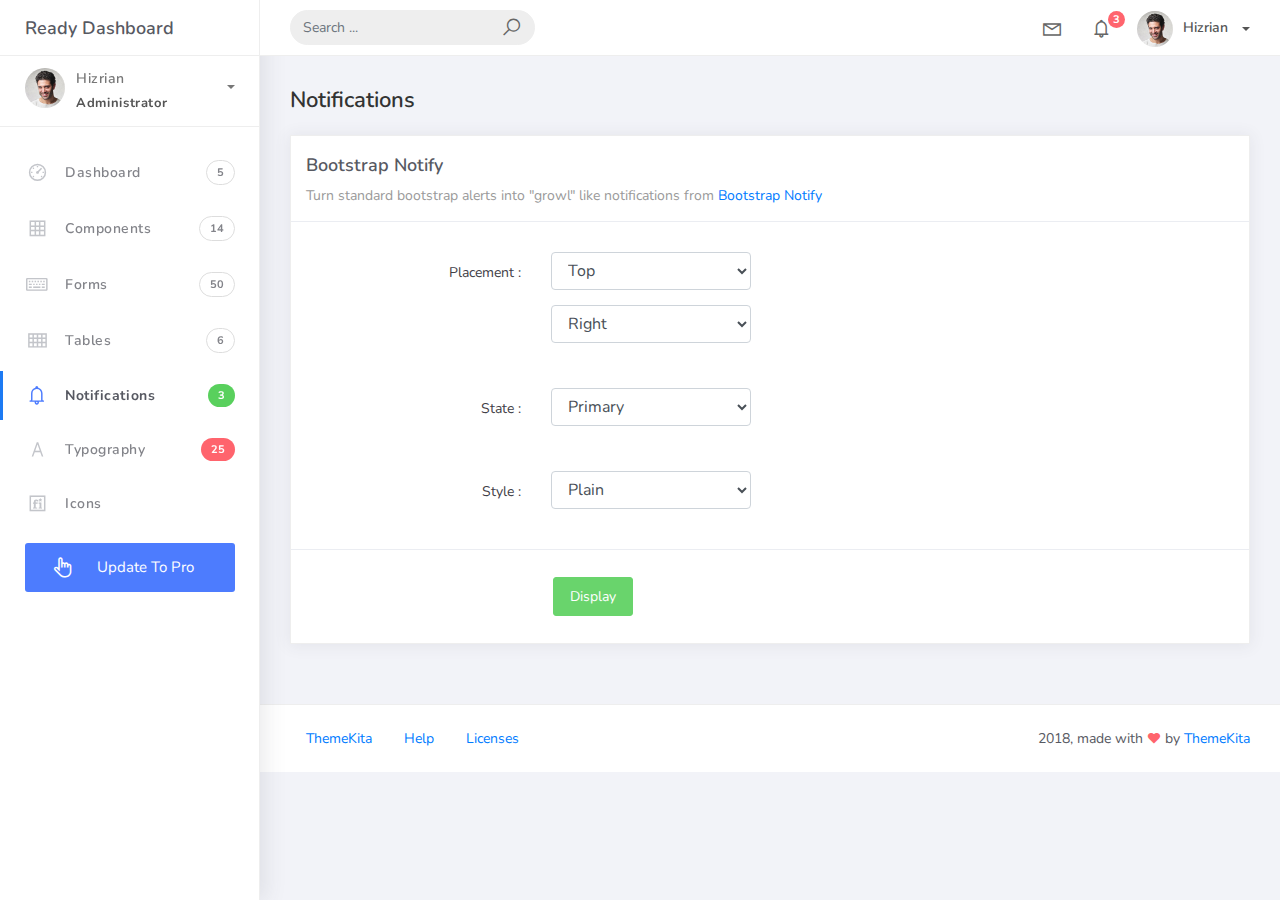
<file: MyPortfolioUd/wwwroot/Ready-Bootstrap-Dashboard-master/notifications.html>
<!DOCTYPE html>
<html>
<head>
	<meta http-equiv="X-UA-Compatible" content="IE=edge,chrome=1" />
	<title>Notifications - Ready Bootstrap Dashboard</title>
	<meta content='width=device-width, initial-scale=1.0, maximum-scale=1.0, user-scalable=0, shrink-to-fit=no' name='viewport' />
	<link rel="stylesheet" href="assets/css/bootstrap.min.css">
	<link rel="stylesheet" href="https://fonts.googleapis.com/css?family=Nunito:200,200i,300,300i,400,400i,600,600i,700,700i,800,800i,900,900i">
	<link rel="stylesheet" href="assets/css/ready.css">
	<link rel="stylesheet" href="assets/css/demo.css">
</head>
<body>
	<div class="wrapper">
		<div class="main-header">
			<div class="logo-header">
				<a href="index.html" class="logo">
					Ready Dashboard
				</a>
				<button class="navbar-toggler sidenav-toggler ml-auto" type="button" data-toggle="collapse" data-target="collapse" aria-controls="sidebar" aria-expanded="false" aria-label="Toggle navigation">
					<span class="navbar-toggler-icon"></span>
				</button>
				<button class="topbar-toggler more"><i class="la la-ellipsis-v"></i></button>
			</div>
			<nav class="navbar navbar-header navbar-expand-lg">
				<div class="container-fluid">
					
					<form class="navbar-left navbar-form nav-search mr-md-3" action="">
						<div class="input-group">
							<input type="text" placeholder="Search ..." class="form-control">
							<div class="input-group-append">
								<span class="input-group-text">
									<i class="la la-search search-icon"></i>
								</span>
							</div>
						</div>
					</form>
					<ul class="navbar-nav topbar-nav ml-md-auto align-items-center">
						<li class="nav-item dropdown hidden-caret">
							<a class="nav-link dropdown-toggle" href="#" id="navbarDropdown" role="button" data-toggle="dropdown" aria-haspopup="true" aria-expanded="false">
								<i class="la la-envelope"></i>
							</a>
							<div class="dropdown-menu" aria-labelledby="navbarDropdown">
								<a class="dropdown-item" href="#">Action</a>
								<a class="dropdown-item" href="#">Another action</a>
								<div class="dropdown-divider"></div>
								<a class="dropdown-item" href="#">Something else here</a>
							</div>
						</li>
						<li class="nav-item dropdown hidden-caret">
							<a class="nav-link dropdown-toggle" href="#" id="navbarDropdown" role="button" data-toggle="dropdown" aria-haspopup="true" aria-expanded="false">
								<i class="la la-bell"></i>
								<span class="notification">3</span>
							</a>
							<ul class="dropdown-menu notif-box" aria-labelledby="navbarDropdown">
								<li>
									<div class="dropdown-title">You have 4 new notification</div>
								</li>
								<li>
									<div class="notif-center">
										<a href="#">
											<div class="notif-icon notif-primary"> <i class="la la-user-plus"></i> </div>
											<div class="notif-content">
												<span class="block">
													New user registered
												</span>
												<span class="time">5 minutes ago</span> 
											</div>
										</a>
										<a href="#">
											<div class="notif-icon notif-success"> <i class="la la-comment"></i> </div>
											<div class="notif-content">
												<span class="block">
													Rahmad commented on Admin
												</span>
												<span class="time">12 minutes ago</span> 
											</div>
										</a>
										<a href="#">
											<div class="notif-img"> 
												<img src="assets/img/profile2.jpg" alt="Img Profile">
											</div>
											<div class="notif-content">
												<span class="block">
													Reza send messages to you
												</span>
												<span class="time">12 minutes ago</span> 
											</div>
										</a>
										<a href="#">
											<div class="notif-icon notif-danger"> <i class="la la-heart"></i> </div>
											<div class="notif-content">
												<span class="block">
													Farrah liked Admin
												</span>
												<span class="time">17 minutes ago</span> 
											</div>
										</a>
									</div>
								</li>
								<li>
									<a class="see-all" href="javascript:void(0);"> <strong>See all notifications</strong> <i class="la la-angle-right"></i> </a>
								</li>
							</ul>
						</li>
						<li class="nav-item dropdown">
							<a class="dropdown-toggle profile-pic" data-toggle="dropdown" href="#" aria-expanded="false"> <img src="assets/img/profile.jpg" alt="user-img" width="36" class="img-circle"><span >Hizrian</span></span> </a>
							<ul class="dropdown-menu dropdown-user">
								<li>
									<div class="user-box">
										<div class="u-img"><img src="assets/img/profile.jpg" alt="user"></div>
										<div class="u-text">
											<h4>Hizrian</h4>
											<p class="text-muted">hello@themekita.com</p><a href="profile.html" class="btn btn-rounded btn-danger btn-sm">View Profile</a></div>
										</div>
									</li>
									<div class="dropdown-divider"></div>
									<a class="dropdown-item" href="#"><i class="ti-user"></i> My Profile</a>
									<a class="dropdown-item" href="#"></i> My Balance</a>
									<a class="dropdown-item" href="#"><i class="ti-email"></i> Inbox</a>
									<div class="dropdown-divider"></div>
									<a class="dropdown-item" href="#"><i class="ti-settings"></i> Account Setting</a>
									<div class="dropdown-divider"></div>
									<a class="dropdown-item" href="#"><i class="fa fa-power-off"></i> Logout</a>
								</ul>
								<!-- /.dropdown-user -->
							</li>
						</ul>
					</div>
				</nav>
			</div>
			<div class="sidebar">
				<div class="scrollbar-inner sidebar-wrapper">
					<div class="user">
						<div class="photo">
							<img src="assets/img/profile.jpg">
						</div>
						<div class="info">
							<a class="" data-toggle="collapse" href="#collapseExample" aria-expanded="true">
								<span>
									Hizrian
									<span class="user-level">Administrator</span>
									<span class="caret"></span>
								</span>
							</a>
							<div class="clearfix"></div>

							<div class="collapse in" id="collapseExample" aria-expanded="true" style="">
								<ul class="nav">
									<li>
										<a href="#profile">
											<span class="link-collapse">My Profile</span>
										</a>
									</li>
									<li>
										<a href="#edit">
											<span class="link-collapse">Edit Profile</span>
										</a>
									</li>
									<li>
										<a href="#settings">
											<span class="link-collapse">Settings</span>
										</a>
									</li>
								</ul>
							</div>
						</div>
					</div>
					<ul class="nav">
						<li class="nav-item">
							<a href="index.html">
								<i class="la la-dashboard"></i>
								<p>Dashboard</p>
								<span class="badge badge-count">5</span>
							</a>
						</li>
						<li class="nav-item">
							<a href="components.html">
								<i class="la la-table"></i>
								<p>Components</p>
								<span class="badge badge-count">14</span>
							</a>
						</li>
						<li class="nav-item">
							<a href="forms.html">
								<i class="la la-keyboard-o"></i>
								<p>Forms</p>
								<span class="badge badge-count">50</span>
							</a>
						</li>
						<li class="nav-item">
							<a href="tables.html">
								<i class="la la-th"></i>
								<p>Tables</p>
								<span class="badge badge-count">6</span>
							</a>
						</li>
						<li class="nav-item active">
							<a href="notifications.html">
								<i class="la la-bell"></i>
								<p>Notifications</p>
								<span class="badge badge-success">3</span>
							</a>
						</li>
						<li class="nav-item">
							<a href="typography.html">
								<i class="la la-font"></i>
								<p>Typography</p>
								<span class="badge badge-danger">25</span>
							</a>
						</li>
						<li class="nav-item">
							<a href="icons.html">
								<i class="la la-fonticons"></i>
								<p>Icons</p>
							</a>
						</li>
						<li class="nav-item update-pro">
							<button  data-toggle="modal" data-target="#modalUpdate">
								<i class="la la-hand-pointer-o"></i>
								<p>Update To Pro</p>
							</button>
						</li>
					</ul>
				</div>
			</div>
			<div class="main-panel">
				<div class="content">
					<div class="container-fluid">
						<h4 class="page-title">Notifications</h4>
						<div class="row">
							<div class="col-md-12">
								<div class="card">
									<div class="card-header">
										<div class="card-title">Bootstrap Notify</div>
										<div class="card-category">Turn standard bootstrap alerts into "growl" like notifications from <a class="link" href="http://bootstrap-notify.remabledesigns.com/">Bootstrap Notify</a></div>
									</div>
									<div class="card-body">
										<div class="form">
											<div class="form-group from-show-notify row">
												<div class="col-lg-3 col-md-3 col-sm-12 text-right">
													<label>Placement :</label>
												</div>
												<div class="col-lg-4 col-md-9 col-sm-12">
													<select class="form-control input-fixed" id="notify_placement_from">
														<option value="top">Top</option>
														<option value="bottom">Bottom</option>
													</select>
													<select class="form-control input-fixed" id="notify_placement_align">
														<option value="left">Left</option>
														<option value="right" selected="">Right</option>
														<option value="center">Center</option>
													</select>
												</div>
											</div>
											<div class="form-group from-show-notify row">
												<div class="col-lg-3 col-md-3 col-sm-12 text-right">
													<label>State :</label>
												</div>
												<div class="col-lg-4 col-md-9 col-sm-12">
													<select class="form-control input-fixed" id="notify_state">
														<option value="primary">Primary</option>
														<option value="info">Info</option>
														<option value="success">Success</option>
														<option value="warning">Warning</option>
														<option value="danger">Danger</option>
													</select>
												</div>
											</div>
											<div class="form-group from-show-notify row">
												<div class="col-lg-3 col-md-3 col-sm-12 text-right">
													<label>Style :</label>
												</div>
												<div class="col-lg-4 col-md-9 col-sm-12">
													<select class="form-control input-fixed" id="notify_style">
														<option value="plain">Plain</option>
														<option value="withicon">With Icon</option>
													</select>
												</div>
											</div>
										</div>
									</div>
									<div class="card-footer">
										<div class="form">
											<div class="form-group from-show-notify row">
												<div class="col-lg-3 col-md-3 col-sm-12">

												</div>
												<div class="col-lg-4 col-md-9 col-sm-12">
													<button id="displayNotif" class="btn btn-success">Display</button>
												</div>
											</div>
										</div>
									</div>
								</div>
							</div>
						</div>
					</div>
				</div>
				<footer class="footer">
					<div class="container-fluid">
						<nav class="pull-left">
							<ul class="nav">
								<li class="nav-item">
									<a class="nav-link" href="http://www.themekita.com">
										ThemeKita
									</a>
								</li>
								<li class="nav-item">
									<a class="nav-link" href="#">
										Help
									</a>
								</li>
								<li class="nav-item">
									<a class="nav-link" href="https://themewagon.com/license/#free-item">
										Licenses
									</a>
								</li>
							</ul>
						</nav>
						<div class="copyright ml-auto">
							2018, made with <i class="la la-heart heart text-danger"></i> by <a href="http://www.themekita.com">ThemeKita</a>
						</div>				
					</div>
				</footer>
			</div>
		</div>
	</div>
	<!-- Modal -->
	<div class="modal fade" id="modalUpdate" tabindex="-1" role="dialog" aria-labelledby="modalUpdatePro" aria-hidden="true">
		<div class="modal-dialog modal-dialog-centered" role="document">
			<div class="modal-content">
				<div class="modal-header bg-primary">
					<h6 class="modal-title"><i class="la la-frown-o"></i> Under Development</h6>
					<button type="button" class="close" data-dismiss="modal" aria-label="Close">
						<span aria-hidden="true">&times;</span>
					</button>
				</div>
				<div class="modal-body text-center">									
					<p>Currently the pro version of the <b>Ready Dashboard</b> Bootstrap is in progress development</p>
					<p>
					<b>We'll let you know when it's done</b></p>
				</div>
				<div class="modal-footer">
					<button type="button" class="btn btn-secondary" data-dismiss="modal">Close</button>
				</div>
			</div>
		</div>
	</div>
</body>
<script src="assets/js/core/jquery.3.2.1.min.js"></script>
<script src="assets/js/plugin/jquery-ui-1.12.1.custom/jquery-ui.min.js"></script>
<script src="assets/js/core/popper.min.js"></script>
<script src="assets/js/core/bootstrap.min.js"></script>
<script src="assets/js/plugin/chartist/chartist.min.js"></script>
<script src="assets/js/plugin/chartist/plugin/chartist-plugin-tooltip.min.js"></script>
<script src="assets/js/plugin/bootstrap-notify/bootstrap-notify.min.js"></script>
<script src="assets/js/plugin/bootstrap-toggle/bootstrap-toggle.min.js"></script>
<script src="assets/js/plugin/jquery-mapael/jquery.mapael.min.js"></script>
<script src="assets/js/plugin/jquery-mapael/maps/world_countries.min.js"></script>
<script src="assets/js/plugin/chart-circle/circles.min.js"></script>
<script src="assets/js/plugin/jquery-scrollbar/jquery.scrollbar.min.js"></script>
<script src="assets/js/ready.min.js"></script>
<script>
	$('#displayNotif').on('click', function(){
		var placementFrom = $('#notify_placement_from option:selected').val();
		var placementAlign = $('#notify_placement_align option:selected').val();
		var state = $('#notify_state option:selected').val();
		var style = $('#notify_style option:selected').val();
		var content = {};

		content.message = 'Turning standard Bootstrap alerts into "notify" like notifications';
		content.title = 'Bootstrap notify';
		if (style == "withicon") {
			content.icon = 'la la-bell';
		} else {
			content.icon = 'none';
		}
		content.url = 'index.html';
		content.target = '_blank';

		$.notify(content,{
			type: state,
			placement: {
				from: placementFrom,
				align: placementAlign
			},
			time: 1000,
		});
	});
</script>
</html>
</file>
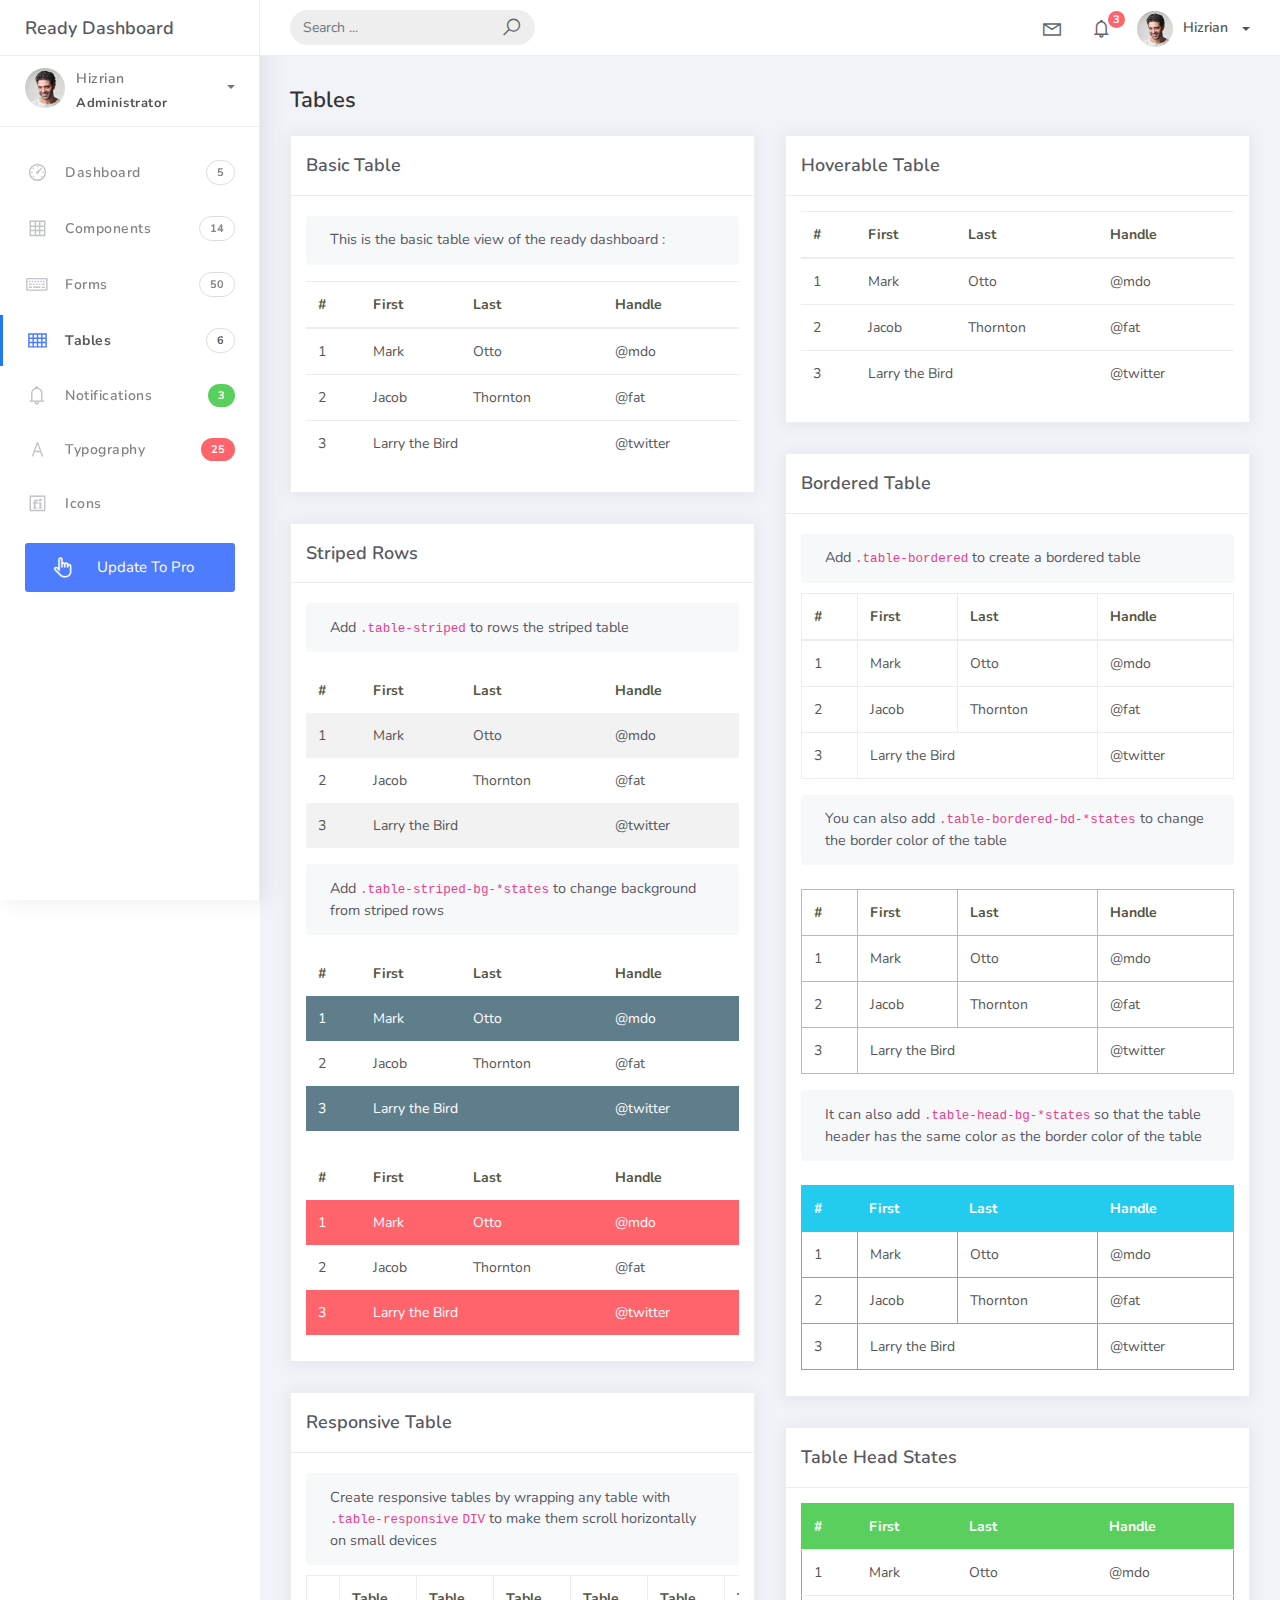
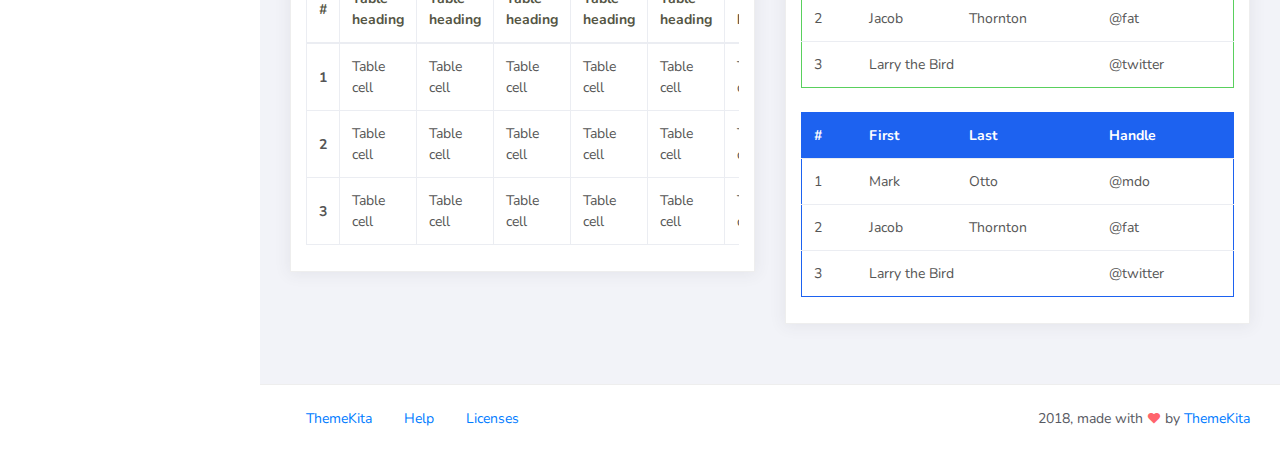
<file: MyPortfolioUd/wwwroot/Ready-Bootstrap-Dashboard-master/tables.html>
<!DOCTYPE html>
<html>
<head>
	<meta http-equiv="X-UA-Compatible" content="IE=edge,chrome=1" />
	<title>Tables - Ready Bootstrap Dashboard</title>
	<meta content='width=device-width, initial-scale=1.0, maximum-scale=1.0, user-scalable=0, shrink-to-fit=no' name='viewport' />
	<link rel="stylesheet" href="assets/css/bootstrap.min.css">
	<link rel="stylesheet" href="https://fonts.googleapis.com/css?family=Nunito:200,200i,300,300i,400,400i,600,600i,700,700i,800,800i,900,900i">
	<link rel="stylesheet" href="assets/css/ready.css">
	<link rel="stylesheet" href="assets/css/demo.css">
</head>
<body>
	<div class="wrapper">
		<div class="main-header">
			<div class="logo-header">
				<a href="index.html" class="logo">
					Ready Dashboard
				</a>
				<button class="navbar-toggler sidenav-toggler ml-auto" type="button" data-toggle="collapse" data-target="collapse" aria-controls="sidebar" aria-expanded="false" aria-label="Toggle navigation">
					<span class="navbar-toggler-icon"></span>
				</button>
				<button class="topbar-toggler more"><i class="la la-ellipsis-v"></i></button>
			</div>
			<nav class="navbar navbar-header navbar-expand-lg">
				<div class="container-fluid">
					
					<form class="navbar-left navbar-form nav-search mr-md-3" action="">
						<div class="input-group">
							<input type="text" placeholder="Search ..." class="form-control">
							<div class="input-group-append">
								<span class="input-group-text">
									<i class="la la-search search-icon"></i>
								</span>
							</div>
						</div>
					</form>
					<ul class="navbar-nav topbar-nav ml-md-auto align-items-center">
						<li class="nav-item dropdown hidden-caret">
							<a class="nav-link dropdown-toggle" href="#" id="navbarDropdown" role="button" data-toggle="dropdown" aria-haspopup="true" aria-expanded="false">
								<i class="la la-envelope"></i>
							</a>
							<div class="dropdown-menu" aria-labelledby="navbarDropdown">
								<a class="dropdown-item" href="#">Action</a>
								<a class="dropdown-item" href="#">Another action</a>
								<div class="dropdown-divider"></div>
								<a class="dropdown-item" href="#">Something else here</a>
							</div>
						</li>
						<li class="nav-item dropdown hidden-caret">
							<a class="nav-link dropdown-toggle" href="#" id="navbarDropdown" role="button" data-toggle="dropdown" aria-haspopup="true" aria-expanded="false">
								<i class="la la-bell"></i>
								<span class="notification">3</span>
							</a>
							<ul class="dropdown-menu notif-box" aria-labelledby="navbarDropdown">
								<li>
									<div class="dropdown-title">You have 4 new notification</div>
								</li>
								<li>
									<div class="notif-center">
										<a href="#">
											<div class="notif-icon notif-primary"> <i class="la la-user-plus"></i> </div>
											<div class="notif-content">
												<span class="block">
													New user registered
												</span>
												<span class="time">5 minutes ago</span> 
											</div>
										</a>
										<a href="#">
											<div class="notif-icon notif-success"> <i class="la la-comment"></i> </div>
											<div class="notif-content">
												<span class="block">
													Rahmad commented on Admin
												</span>
												<span class="time">12 minutes ago</span> 
											</div>
										</a>
										<a href="#">
											<div class="notif-img"> 
												<img src="assets/img/profile2.jpg" alt="Img Profile">
											</div>
											<div class="notif-content">
												<span class="block">
													Reza send messages to you
												</span>
												<span class="time">12 minutes ago</span> 
											</div>
										</a>
										<a href="#">
											<div class="notif-icon notif-danger"> <i class="la la-heart"></i> </div>
											<div class="notif-content">
												<span class="block">
													Farrah liked Admin
												</span>
												<span class="time">17 minutes ago</span> 
											</div>
										</a>
									</div>
								</li>
								<li>
									<a class="see-all" href="javascript:void(0);"> <strong>See all notifications</strong> <i class="la la-angle-right"></i> </a>
								</li>
							</ul>
						</li>
						<li class="nav-item dropdown">
							<a class="dropdown-toggle profile-pic" data-toggle="dropdown" href="#" aria-expanded="false"> <img src="assets/img/profile.jpg" alt="user-img" width="36" class="img-circle"><span >Hizrian</span></span> </a>
							<ul class="dropdown-menu dropdown-user">
								<li>
									<div class="user-box">
										<div class="u-img"><img src="assets/img/profile.jpg" alt="user"></div>
										<div class="u-text">
											<h4>Hizrian</h4>
											<p class="text-muted">hello@themekita.com</p><a href="profile.html" class="btn btn-rounded btn-danger btn-sm">View Profile</a></div>
										</div>
									</li>
									<div class="dropdown-divider"></div>
									<a class="dropdown-item" href="#"><i class="ti-user"></i> My Profile</a>
									<a class="dropdown-item" href="#"></i> My Balance</a>
									<a class="dropdown-item" href="#"><i class="ti-email"></i> Inbox</a>
									<div class="dropdown-divider"></div>
									<a class="dropdown-item" href="#"><i class="ti-settings"></i> Account Setting</a>
									<div class="dropdown-divider"></div>
									<a class="dropdown-item" href="#"><i class="fa fa-power-off"></i> Logout</a>
								</ul>
								<!-- /.dropdown-user -->
							</li>
						</ul>
					</div>
				</nav>
			</div>
			<div class="sidebar">
				<div class="scrollbar-inner sidebar-wrapper">
					<div class="user">
						<div class="photo">
							<img src="assets/img/profile.jpg">
						</div>
						<div class="info">
							<a class="" data-toggle="collapse" href="#collapseExample" aria-expanded="true">
								<span>
									Hizrian
									<span class="user-level">Administrator</span>
									<span class="caret"></span>
								</span>
							</a>
							<div class="clearfix"></div>

							<div class="collapse in" id="collapseExample" aria-expanded="true" style="">
								<ul class="nav">
									<li>
										<a href="#profile">
											<span class="link-collapse">My Profile</span>
										</a>
									</li>
									<li>
										<a href="#edit">
											<span class="link-collapse">Edit Profile</span>
										</a>
									</li>
									<li>
										<a href="#settings">
											<span class="link-collapse">Settings</span>
										</a>
									</li>
								</ul>
							</div>
						</div>
					</div>
					<ul class="nav">
						<li class="nav-item">
							<a href="index.html">
								<i class="la la-dashboard"></i>
								<p>Dashboard</p>
								<span class="badge badge-count">5</span>
							</a>
						</li>
						<li class="nav-item">
							<a href="components.html">
								<i class="la la-table"></i>
								<p>Components</p>
								<span class="badge badge-count">14</span>
							</a>
						</li>
						<li class="nav-item">
							<a href="forms.html">
								<i class="la la-keyboard-o"></i>
								<p>Forms</p>
								<span class="badge badge-count">50</span>
							</a>
						</li>
						<li class="nav-item active">
							<a href="tables.html">
								<i class="la la-th"></i>
								<p>Tables</p>
								<span class="badge badge-count">6</span>
							</a>
						</li>
						<li class="nav-item">
							<a href="notifications.html">
								<i class="la la-bell"></i>
								<p>Notifications</p>
								<span class="badge badge-success">3</span>
							</a>
						</li>
						<li class="nav-item">
							<a href="typography.html">
								<i class="la la-font"></i>
								<p>Typography</p>
								<span class="badge badge-danger">25</span>
							</a>
						</li>
						<li class="nav-item">
							<a href="icons.html">
								<i class="la la-fonticons"></i>
								<p>Icons</p>
							</a>
						</li>
						<li class="nav-item update-pro">
							<button  data-toggle="modal" data-target="#modalUpdate">
								<i class="la la-hand-pointer-o"></i>
								<p>Update To Pro</p>
							</button>
						</li>
					</ul>
				</div>
			</div>
			<div class="main-panel">
				<div class="content">
					<div class="container-fluid">
						<h4 class="page-title">Tables</h4>
						<div class="row">
							<div class="col-md-6">
								<div class="card">
									<div class="card-header">
										<div class="card-title">Basic Table</div>
									</div>
									<div class="card-body">
										<div class="card-sub">									
											This is the basic table view of the ready dashboard :
										</div>
										<table class="table mt-3">
											<thead>
												<tr>
													<th scope="col">#</th>
													<th scope="col">First</th>
													<th scope="col">Last</th>
													<th scope="col">Handle</th>
												</tr>
											</thead>
											<tbody>
												<tr>
													<td>1</td>
													<td>Mark</td>
													<td>Otto</td>
													<td>@mdo</td>
												</tr>
												<tr>
													<td>2</td>
													<td>Jacob</td>
													<td>Thornton</td>
													<td>@fat</td>
												</tr>
												<tr>
													<td>3</td>
													<td colspan="2">Larry the Bird</td>
													<td>@twitter</td>
												</tr>
											</tbody>
										</table>
									</div>
								</div>
								<div class="card">
									<div class="card-header">
										<div class="card-title">Striped Rows</div>
									</div>
									<div class="card-body">
										<div class="card-sub">											
											Add <code class="highlighter-rouge">.table-striped</code> to rows the striped table
										</div>
										<table class="table table-striped mt-3">
											<thead>
												<tr>
													<th scope="col">#</th>
													<th scope="col">First</th>
													<th scope="col">Last</th>
													<th scope="col">Handle</th>
												</tr>
											</thead>
											<tbody>
												<tr>
													<td>1</td>
													<td>Mark</td>
													<td>Otto</td>
													<td>@mdo</td>
												</tr>
												<tr>
													<td>2</td>
													<td>Jacob</td>
													<td>Thornton</td>
													<td>@fat</td>
												</tr>
												<tr>
													<td>3</td>
													<td colspan="2">Larry the Bird</td>
													<td>@twitter</td>
												</tr>
											</tbody>
										</table>
										<div class="card-sub">
											Add <code class="#highlighter-rouge">.table-striped-bg-*states</code> to change background from striped rows
										</div>
										<table class="table table-striped table-striped-bg-default mt-3">
											<thead>
												<tr>
													<th scope="col">#</th>
													<th scope="col">First</th>
													<th scope="col">Last</th>
													<th scope="col">Handle</th>
												</tr>
											</thead>
											<tbody>
												<tr>
													<td>1</td>
													<td>Mark</td>
													<td>Otto</td>
													<td>@mdo</td>
												</tr>
												<tr>
													<td>2</td>
													<td>Jacob</td>
													<td>Thornton</td>
													<td>@fat</td>
												</tr>
												<tr>
													<td>3</td>
													<td colspan="2">Larry the Bird</td>
													<td>@twitter</td>
												</tr>
											</tbody>
										</table>
										<table class="table table-striped table-striped-bg-danger mt-4">
											<thead>
												<tr>
													<th scope="col">#</th>
													<th scope="col">First</th>
													<th scope="col">Last</th>
													<th scope="col">Handle</th>
												</tr>
											</thead>
											<tbody>
												<tr>
													<td>1</td>
													<td>Mark</td>
													<td>Otto</td>
													<td>@mdo</td>
												</tr>
												<tr>
													<td>2</td>
													<td>Jacob</td>
													<td>Thornton</td>
													<td>@fat</td>
												</tr>
												<tr>
													<td>3</td>
													<td colspan="2">Larry the Bird</td>
													<td>@twitter</td>
												</tr>
											</tbody>
										</table>
									</div>
								</div>
								<div class="card">
									<div class="card-header">
										<div class="card-title">Responsive Table</div>
									</div>
									<div class="card-body">
										<div class="card-sub">
											Create responsive tables by wrapping any table with <code class="highlighter-rouge">.table-responsive</code> <code class="highlighter-rouge">DIV</code> to make them scroll horizontally on small devices
										</div>
										<div class="table-responsive">
											<table class="table table-bordered">
												<thead>
													<tr>
														<th>#</th>
														<th>Table heading</th>
														<th>Table heading</th>
														<th>Table heading</th>
														<th>Table heading</th>
														<th>Table heading</th>
														<th>Table heading</th>
													</tr>
												</thead>
												<tbody>
													<tr>
														<th scope="row">1</th>
														<td>Table cell</td>
														<td>Table cell</td>
														<td>Table cell</td>
														<td>Table cell</td>
														<td>Table cell</td>
														<td>Table cell</td>
													</tr>
													<tr>
														<th scope="row">2</th>
														<td>Table cell</td>
														<td>Table cell</td>
														<td>Table cell</td>
														<td>Table cell</td>
														<td>Table cell</td>
														<td>Table cell</td>
													</tr>
													<tr>
														<th scope="row">3</th>
														<td>Table cell</td>
														<td>Table cell</td>
														<td>Table cell</td>
														<td>Table cell</td>
														<td>Table cell</td>
														<td>Table cell</td>
													</tr>
												</tbody>
											</table>
										</div>
									</div>
								</div>
							</div>
							<div class="col-md-6">
								<div class="card">
									<div class="card-header">
										<div class="card-title">Hoverable Table</div>
									</div>
									<div class="card-body">
										<table class="table table-hover">
											<thead>
												<tr>
													<th scope="col">#</th>
													<th scope="col">First</th>
													<th scope="col">Last</th>
													<th scope="col">Handle</th>
												</tr>
											</thead>
											<tbody>
												<tr>
													<td>1</td>
													<td>Mark</td>
													<td>Otto</td>
													<td>@mdo</td>
												</tr>
												<tr>
													<td>2</td>
													<td>Jacob</td>
													<td>Thornton</td>
													<td>@fat</td>
												</tr>
												<tr>
													<td>3</td>
													<td colspan="2">Larry the Bird</td>
													<td>@twitter</td>
												</tr>
											</tbody>
										</table>
									</div>
								</div>
								<div class="card">
									<div class="card-header">
										<div class="card-title">Bordered Table</div>
									</div>
									<div class="card-body">
										<div class="card-sub">
											Add <code class="highlighter-rouge">.table-bordered</code> to create a bordered table
										</div>
										<table class="table table-bordered">
											<thead>
												<tr>
													<th scope="col">#</th>
													<th scope="col">First</th>
													<th scope="col">Last</th>
													<th scope="col">Handle</th>
												</tr>
											</thead>
											<tbody>
												<tr>
													<td>1</td>
													<td>Mark</td>
													<td>Otto</td>
													<td>@mdo</td>
												</tr>
												<tr>
													<td>2</td>
													<td>Jacob</td>
													<td>Thornton</td>
													<td>@fat</td>
												</tr>
												<tr>
													<td>3</td>
													<td colspan="2">Larry the Bird</td>
													<td>@twitter</td>
												</tr>
											</tbody>
										</table>
										<div class="card-sub">											
											You can also add <code class="highlighter-rouge">.table-bordered-bd-*states</code> to change the border color of the table
										</div>
										<table class="table table-bordered table-bordered-bd-warning mt-4">
											<thead>
												<tr>
													<th scope="col">#</th>
													<th scope="col">First</th>
													<th scope="col">Last</th>
													<th scope="col">Handle</th>
												</tr>
											</thead>
											<tbody>
												<tr>
													<td>1</td>
													<td>Mark</td>
													<td>Otto</td>
													<td>@mdo</td>
												</tr>
												<tr>
													<td>2</td>
													<td>Jacob</td>
													<td>Thornton</td>
													<td>@fat</td>
												</tr>
												<tr>
													<td>3</td>
													<td colspan="2">Larry the Bird</td>
													<td>@twitter</td>
												</tr>
											</tbody>
										</table>
										<div class="card-sub">
											It can also add <code class="highlight-rouge">.table-head-bg-*states</code> so that the table header has the same color as the border color of the table
										</div>
										<table class="table table-bordered table-head-bg-info table-bordered-bd-info mt-4">
											<thead>
												<tr>
													<th scope="col">#</th>
													<th scope="col">First</th>
													<th scope="col">Last</th>
													<th scope="col">Handle</th>
												</tr>
											</thead>
											<tbody>
												<tr>
													<td>1</td>
													<td>Mark</td>
													<td>Otto</td>
													<td>@mdo</td>
												</tr>
												<tr>
													<td>2</td>
													<td>Jacob</td>
													<td>Thornton</td>
													<td>@fat</td>
												</tr>
												<tr>
													<td>3</td>
													<td colspan="2">Larry the Bird</td>
													<td>@twitter</td>
												</tr>
											</tbody>
										</table>
									</div>
								</div>
								<div class="card">
									<div class="card-header">
										<div class="card-title">Table Head States</div>
									</div>
									<div class="card-body">
										<table class="table table-head-bg-success">
											<thead>
												<tr>
													<th scope="col">#</th>
													<th scope="col">First</th>
													<th scope="col">Last</th>
													<th scope="col">Handle</th>
												</tr>
											</thead>
											<tbody>
												<tr>
													<td>1</td>
													<td>Mark</td>
													<td>Otto</td>
													<td>@mdo</td>
												</tr>
												<tr>
													<td>2</td>
													<td>Jacob</td>
													<td>Thornton</td>
													<td>@fat</td>
												</tr>
												<tr>
													<td>3</td>
													<td colspan="2">Larry the Bird</td>
													<td>@twitter</td>
												</tr>
											</tbody>
										</table>
										<table class="table table-head-bg-primary mt-4">
											<thead>
												<tr>
													<th scope="col">#</th>
													<th scope="col">First</th>
													<th scope="col">Last</th>
													<th scope="col">Handle</th>
												</tr>
											</thead>
											<tbody>
												<tr>
													<td>1</td>
													<td>Mark</td>
													<td>Otto</td>
													<td>@mdo</td>
												</tr>
												<tr>
													<td>2</td>
													<td>Jacob</td>
													<td>Thornton</td>
													<td>@fat</td>
												</tr>
												<tr>
													<td>3</td>
													<td colspan="2">Larry the Bird</td>
													<td>@twitter</td>
												</tr>
											</tbody>
										</table>
									</div>
								</div>
							</div>
						</div>
					</div>
				</div>
				<footer class="footer">
					<div class="container-fluid">
						<nav class="pull-left">
							<ul class="nav">
								<li class="nav-item">
									<a class="nav-link" href="http://www.themekita.com">
										ThemeKita
									</a>
								</li>
								<li class="nav-item">
									<a class="nav-link" href="#">
										Help
									</a>
								</li>
								<li class="nav-item">
									<a class="nav-link" href="https://themewagon.com/license/#free-item">
										Licenses
									</a>
								</li>
							</ul>
						</nav>
						<div class="copyright ml-auto">
							2018, made with <i class="la la-heart heart text-danger"></i> by <a href="http://www.themekita.com">ThemeKita</a>
						</div>				
					</div>
				</footer>
			</div>
		</div>
	</div>
</div>
<!-- Modal -->
<div class="modal fade" id="modalUpdate" tabindex="-1" role="dialog" aria-labelledby="modalUpdatePro" aria-hidden="true">
	<div class="modal-dialog modal-dialog-centered" role="document">
		<div class="modal-content">
			<div class="modal-header bg-primary">
				<h6 class="modal-title"><i class="la la-frown-o"></i> Under Development</h6>
				<button type="button" class="close" data-dismiss="modal" aria-label="Close">
					<span aria-hidden="true">&times;</span>
				</button>
			</div>
			<div class="modal-body text-center">									
				<p>Currently the pro version of the <b>Ready Dashboard</b> Bootstrap is in progress development</p>
				<p>
				<b>We'll let you know when it's done</b></p>
			</div>
			<div class="modal-footer">
				<button type="button" class="btn btn-secondary" data-dismiss="modal">Close</button>
			</div>
		</div>
	</div>
</div>
</body>
<script src="assets/js/core/jquery.3.2.1.min.js"></script>
<script src="assets/js/plugin/jquery-ui-1.12.1.custom/jquery-ui.min.js"></script>
<script src="assets/js/core/popper.min.js"></script>
<script src="assets/js/core/bootstrap.min.js"></script>
<script src="assets/js/plugin/chartist/chartist.min.js"></script>
<script src="assets/js/plugin/chartist/plugin/chartist-plugin-tooltip.min.js"></script>
<script src="assets/js/plugin/bootstrap-notify/bootstrap-notify.min.js"></script>
<script src="assets/js/plugin/bootstrap-toggle/bootstrap-toggle.min.js"></script>
<script src="assets/js/plugin/jquery-mapael/jquery.mapael.min.js"></script>
<script src="assets/js/plugin/jquery-mapael/maps/world_countries.min.js"></script>
<script src="assets/js/plugin/chart-circle/circles.min.js"></script>
<script src="assets/js/plugin/jquery-scrollbar/jquery.scrollbar.min.js"></script>
<script src="assets/js/ready.min.js"></script>
<script>
	$('#displayNotif').on('click', function(){
		var placementFrom = $('#notify_placement_from option:selected').val();
		var placementAlign = $('#notify_placement_align option:selected').val();
		var state = $('#notify_state option:selected').val();
		var style = $('#notify_style option:selected').val();
		var content = {};

		content.message = 'Turning standard Bootstrap alerts into "notify" like notifications';
		content.title = 'Bootstrap notify';
		if (style == "withicon") {
			content.icon = 'la la-bell';
		} else {
			content.icon = 'none';
		}
		content.url = 'index.html';
		content.target = '_blank';

		$.notify(content,{
			type: state,
			placement: {
				from: placementFrom,
				align: placementAlign
			},
			time: 1000,
		});
	});
</script>
</html>
</file>
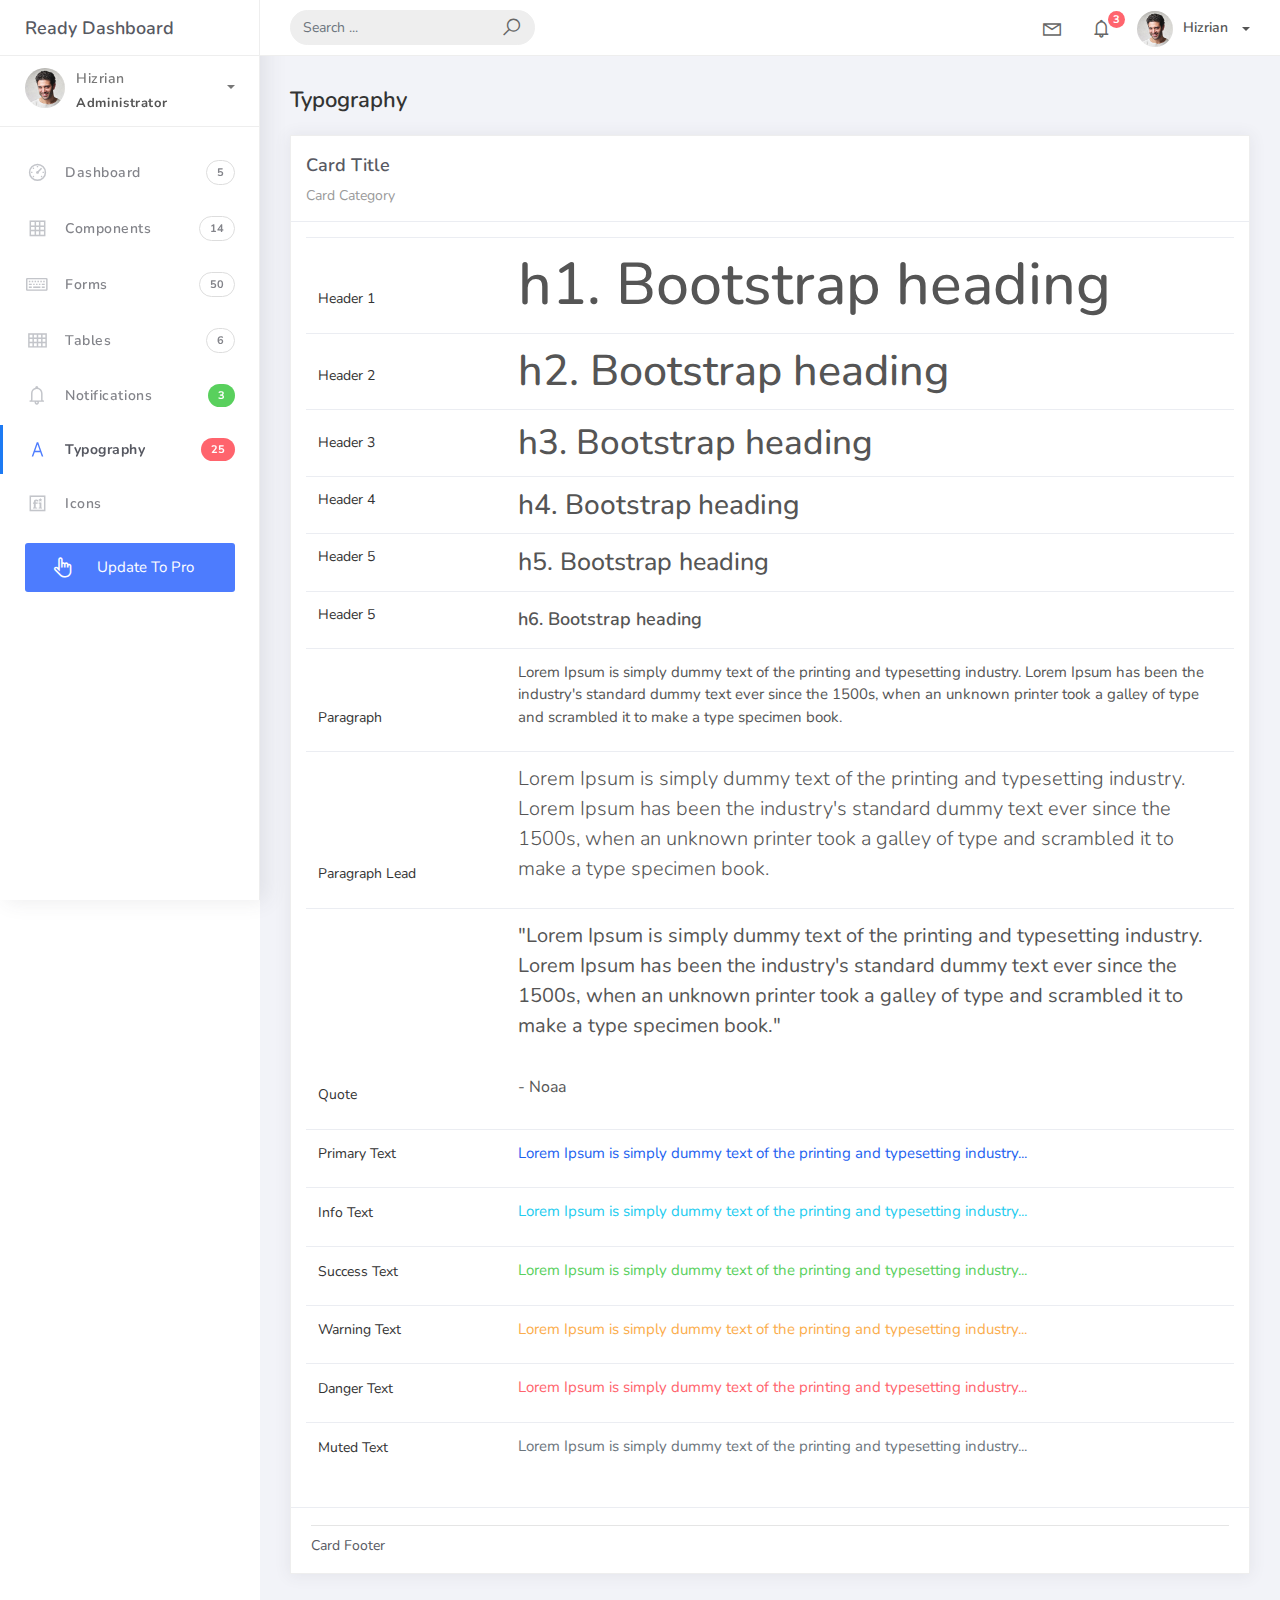
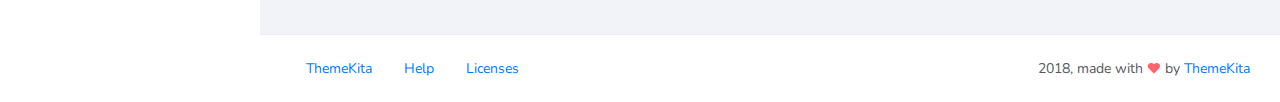
<file: MyPortfolioUd/wwwroot/Ready-Bootstrap-Dashboard-master/typography.html>
<!DOCTYPE html>
<html>
<head>
	<meta http-equiv="X-UA-Compatible" content="IE=edge,chrome=1" />
	<title>Typography - Ready Bootstrap Dashboard</title>
	<meta content='width=device-width, initial-scale=1.0, maximum-scale=1.0, user-scalable=0, shrink-to-fit=no' name='viewport' />
	<link rel="stylesheet" href="assets/css/bootstrap.min.css">
	<link rel="stylesheet" href="https://fonts.googleapis.com/css?family=Nunito:200,200i,300,300i,400,400i,600,600i,700,700i,800,800i,900,900i">
	<link rel="stylesheet" href="assets/css/ready.css">
	<link rel="stylesheet" href="assets/css/demo.css">
</head>
<body>
	<div class="wrapper">
		<div class="main-header">
			<div class="logo-header">
				<a href="index.html" class="logo">
					Ready Dashboard
				</a>
				<button class="navbar-toggler sidenav-toggler ml-auto" type="button" data-toggle="collapse" data-target="collapse" aria-controls="sidebar" aria-expanded="false" aria-label="Toggle navigation">
					<span class="navbar-toggler-icon"></span>
				</button>
				<button class="topbar-toggler more"><i class="la la-ellipsis-v"></i></button>
			</div>
			<nav class="navbar navbar-header navbar-expand-lg">
				<div class="container-fluid">
					
					<form class="navbar-left navbar-form nav-search mr-md-3" action="">
						<div class="input-group">
							<input type="text" placeholder="Search ..." class="form-control">
							<div class="input-group-append">
								<span class="input-group-text">
									<i class="la la-search search-icon"></i>
								</span>
							</div>
						</div>
					</form>
					<ul class="navbar-nav topbar-nav ml-md-auto align-items-center">
						<li class="nav-item dropdown hidden-caret">
							<a class="nav-link dropdown-toggle" href="#" id="navbarDropdown" role="button" data-toggle="dropdown" aria-haspopup="true" aria-expanded="false">
								<i class="la la-envelope"></i>
							</a>
							<div class="dropdown-menu" aria-labelledby="navbarDropdown">
								<a class="dropdown-item" href="#">Action</a>
								<a class="dropdown-item" href="#">Another action</a>
								<div class="dropdown-divider"></div>
								<a class="dropdown-item" href="#">Something else here</a>
							</div>
						</li>
						<li class="nav-item dropdown hidden-caret">
							<a class="nav-link dropdown-toggle" href="#" id="navbarDropdown" role="button" data-toggle="dropdown" aria-haspopup="true" aria-expanded="false">
								<i class="la la-bell"></i>
								<span class="notification">3</span>
							</a>
							<ul class="dropdown-menu notif-box" aria-labelledby="navbarDropdown">
								<li>
									<div class="dropdown-title">You have 4 new notification</div>
								</li>
								<li>
									<div class="notif-center">
										<a href="#">
											<div class="notif-icon notif-primary"> <i class="la la-user-plus"></i> </div>
											<div class="notif-content">
												<span class="block">
													New user registered
												</span>
												<span class="time">5 minutes ago</span> 
											</div>
										</a>
										<a href="#">
											<div class="notif-icon notif-success"> <i class="la la-comment"></i> </div>
											<div class="notif-content">
												<span class="block">
													Rahmad commented on Admin
												</span>
												<span class="time">12 minutes ago</span> 
											</div>
										</a>
										<a href="#">
											<div class="notif-img"> 
												<img src="assets/img/profile2.jpg" alt="Img Profile">
											</div>
											<div class="notif-content">
												<span class="block">
													Reza send messages to you
												</span>
												<span class="time">12 minutes ago</span> 
											</div>
										</a>
										<a href="#">
											<div class="notif-icon notif-danger"> <i class="la la-heart"></i> </div>
											<div class="notif-content">
												<span class="block">
													Farrah liked Admin
												</span>
												<span class="time">17 minutes ago</span> 
											</div>
										</a>
									</div>
								</li>
								<li>
									<a class="see-all" href="javascript:void(0);"> <strong>See all notifications</strong> <i class="la la-angle-right"></i> </a>
								</li>
							</ul>
						</li>
						<li class="nav-item dropdown">
							<a class="dropdown-toggle profile-pic" data-toggle="dropdown" href="#" aria-expanded="false"> <img src="assets/img/profile.jpg" alt="user-img" width="36" class="img-circle"><span >Hizrian</span></span> </a>
							<ul class="dropdown-menu dropdown-user">
								<li>
									<div class="user-box">
										<div class="u-img"><img src="assets/img/profile.jpg" alt="user"></div>
										<div class="u-text">
											<h4>Hizrian</h4>
											<p class="text-muted">hello@themekita.com</p><a href="profile.html" class="btn btn-rounded btn-danger btn-sm">View Profile</a></div>
										</div>
									</li>
									<div class="dropdown-divider"></div>
									<a class="dropdown-item" href="#"><i class="ti-user"></i> My Profile</a>
									<a class="dropdown-item" href="#"></i> My Balance</a>
									<a class="dropdown-item" href="#"><i class="ti-email"></i> Inbox</a>
									<div class="dropdown-divider"></div>
									<a class="dropdown-item" href="#"><i class="ti-settings"></i> Account Setting</a>
									<div class="dropdown-divider"></div>
									<a class="dropdown-item" href="#"><i class="fa fa-power-off"></i> Logout</a>
								</ul>
								<!-- /.dropdown-user -->
							</li>
						</ul>
					</div>
				</nav>
			</div>
			<div class="sidebar">
				<div class="scrollbar-inner sidebar-wrapper">
					<div class="user">
						<div class="photo">
							<img src="assets/img/profile.jpg">
						</div>
						<div class="info">
							<a class="" data-toggle="collapse" href="#collapseExample" aria-expanded="true">
								<span>
									Hizrian
									<span class="user-level">Administrator</span>
									<span class="caret"></span>
								</span>
							</a>
							<div class="clearfix"></div>

							<div class="collapse in" id="collapseExample" aria-expanded="true" style="">
								<ul class="nav">
									<li>
										<a href="#profile">
											<span class="link-collapse">My Profile</span>
										</a>
									</li>
									<li>
										<a href="#edit">
											<span class="link-collapse">Edit Profile</span>
										</a>
									</li>
									<li>
										<a href="#settings">
											<span class="link-collapse">Settings</span>
										</a>
									</li>
								</ul>
							</div>
						</div>
					</div>
					<ul class="nav">
						<li class="nav-item">
							<a href="index.html">
								<i class="la la-dashboard"></i>
								<p>Dashboard</p>
								<span class="badge badge-count">5</span>
							</a>
						</li>
						<li class="nav-item">
							<a href="components.html">
								<i class="la la-table"></i>
								<p>Components</p>
								<span class="badge badge-count">14</span>
							</a>
						</li>
						<li class="nav-item">
							<a href="forms.html">
								<i class="la la-keyboard-o"></i>
								<p>Forms</p>
								<span class="badge badge-count">50</span>
							</a>
						</li>
						<li class="nav-item">
							<a href="tables.html">
								<i class="la la-th"></i>
								<p>Tables</p>
								<span class="badge badge-count">6</span>
							</a>
						</li>
						<li class="nav-item">
							<a href="notifications.html">
								<i class="la la-bell"></i>
								<p>Notifications</p>
								<span class="badge badge-success">3</span>
							</a>
						</li>
						<li class="nav-item active">
							<a href="typography.html">
								<i class="la la-font"></i>
								<p>Typography</p>
								<span class="badge badge-danger">25</span>
							</a>
						</li>
						<li class="nav-item">
							<a href="icons.html">
								<i class="la la-fonticons"></i>
								<p>Icons</p>
							</a>
						</li>
						<li class="nav-item update-pro">
							<button  data-toggle="modal" data-target="#modalUpdate">
								<i class="la la-hand-pointer-o"></i>
								<p>Update To Pro</p>
							</button>
						</li>
					</ul>
				</div>
			</div>
			<div class="main-panel">
				<div class="content">
					<div class="container-fluid">
						<h4 class="page-title">Typography</h4>
						<div class="row">
							<div class="col-md-12">
								<div class="card">
									<div class="card-header">
										<div class="card-title">Card Title</div>
										<div class="card-category">Card Category</div>
									</div>
									<div class="card-body">
										<table class="table table-typo">
											<tbody>
												<tr>
													<td>
														<p>Header 1</p>

													</td>
													<td><span class="h1">h1. Bootstrap heading</span></td>
												</tr>
												<tr>
													<td>
														<p>Header 2</p>

													</td>
													<td><span class="h2">h2. Bootstrap heading</span></td>
												</tr>
												<tr>
													<td>
														<p>Header 3</p>

													</td>
													<td><span class="h3">h3. Bootstrap heading</span></td>
												</tr>
												<tr>
													<td>
														<p>Header 4</p>

													</td>
													<td><span class="h4">h4. Bootstrap heading</span></td>
												</tr>
												<tr>
													<td>
														<p>Header 5</p>

													</td>
													<td><span class="h5">h5. Bootstrap heading</span></td>
												</tr>
												<tr>
													<td>
														<p>Header 5</p>

													</td>
													<td><span class="h6">h6. Bootstrap heading</span></td>
												</tr>
												<tr>
													<td>
														<p>Paragraph</p>

													</td>
													<td><p>Lorem Ipsum is simply dummy text of the printing and typesetting industry. Lorem Ipsum has been the industry's standard dummy text ever since the 1500s, when an unknown printer took a galley of type and scrambled it to make a type specimen book.</p></span></td>
												</tr>
												<tr>
													<td>
														<p>Paragraph Lead</p>

													</td>
													<td><p class="lead">Lorem Ipsum is simply dummy text of the printing and typesetting industry. Lorem Ipsum has been the industry's standard dummy text ever since the 1500s, when an unknown printer took a galley of type and scrambled it to make a type specimen book.</p></td>
												</tr>
												<tr>
													<td>
														<p>Quote</p>

													</td>
													<td><blockquote>
														<p class="blockquote blockquote-primary">
															"Lorem Ipsum is simply dummy text of the printing and typesetting industry. Lorem Ipsum has been the industry's standard dummy text ever since the 1500s, when an unknown printer took a galley of type and scrambled it to make a type specimen book."
															<br>
															<br>
															<small>
																- Noaa
															</small>
														</p>
													</blockquote></td>
												</tr>
												<tr>
													<td>
														<p>Primary Text</p>

													</td>
													<td><p class="text-primary">Lorem Ipsum is simply dummy text of the printing and typesetting industry...</p></span></td>
												</tr>
												<tr>
													<td>
														<p>Info Text</p>

													</td>
													<td><p class="text-info">Lorem Ipsum is simply dummy text of the printing and typesetting industry...</p></span></td>
												</tr>
												<tr>
													<td>
														<p>Success Text</p>

													</td>
													<td><p class="text-success">Lorem Ipsum is simply dummy text of the printing and typesetting industry...</p></span></td>
												</tr>
												<tr>
													<td>
														<p>Warning Text</p>

													</td>
													<td><p class="text-warning">Lorem Ipsum is simply dummy text of the printing and typesetting industry...</p></span></td>
												</tr>
												<tr>
													<td>
														<p>Danger Text</p>

													</td>
													<td><p class="text-danger">Lorem Ipsum is simply dummy text of the printing and typesetting industry...</p></span></td>
												</tr>
												<tr>
													<td>
														<p>Muted Text</p>

													</td>
													<td><p class="text-muted">Lorem Ipsum is simply dummy text of the printing and typesetting industry...</p></span></td>
												</tr>
											</tbody>
										</table>
									</div>
									<div class="card-footer">
										<hr>
										Card Footer
									</div>
								</div>
							</div>
						</div>
					</div>
				</div>
				<footer class="footer">
					<div class="container-fluid">
						<nav class="pull-left">
							<ul class="nav">
								<li class="nav-item">
									<a class="nav-link" href="http://www.themekita.com">
										ThemeKita
									</a>
								</li>
								<li class="nav-item">
									<a class="nav-link" href="#">
										Help
									</a>
								</li>
								<li class="nav-item">
									<a class="nav-link" href="https://themewagon.com/license/#free-item">
										Licenses
									</a>
								</li>
							</ul>
						</nav>
						<div class="copyright ml-auto">
							2018, made with <i class="la la-heart heart text-danger"></i> by <a href="http://www.themekita.com">ThemeKita</a>
						</div>				
					</div>
				</footer>
			</div>
		</div>
	</div>
	<!-- Modal -->
	<div class="modal fade" id="modalUpdate" tabindex="-1" role="dialog" aria-labelledby="modalUpdatePro" aria-hidden="true">
		<div class="modal-dialog modal-dialog-centered" role="document">
			<div class="modal-content">
				<div class="modal-header bg-primary">
					<h6 class="modal-title"><i class="la la-frown-o"></i> Under Development</h6>
					<button type="button" class="close" data-dismiss="modal" aria-label="Close">
						<span aria-hidden="true">&times;</span>
					</button>
				</div>
				<div class="modal-body text-center">									
					<p>Currently the pro version of the <b>Ready Dashboard</b> Bootstrap is in progress development</p>
					<p>
					<b>We'll let you know when it's done</b></p>
				</div>
				<div class="modal-footer">
					<button type="button" class="btn btn-secondary" data-dismiss="modal">Close</button>
				</div>
			</div>
		</div>
	</div>
</body>
<script src="assets/js/core/jquery.3.2.1.min.js"></script>
<script src="assets/js/plugin/jquery-ui-1.12.1.custom/jquery-ui.min.js"></script>
<script src="assets/js/core/popper.min.js"></script>
<script src="assets/js/core/bootstrap.min.js"></script>
<script src="assets/js/plugin/chartist/chartist.min.js"></script>
<script src="assets/js/plugin/chartist/plugin/chartist-plugin-tooltip.min.js"></script>
<script src="assets/js/plugin/bootstrap-notify/bootstrap-notify.min.js"></script>
<script src="assets/js/plugin/bootstrap-toggle/bootstrap-toggle.min.js"></script>
<script src="assets/js/plugin/jquery-mapael/jquery.mapael.min.js"></script>
<script src="assets/js/plugin/jquery-mapael/maps/world_countries.min.js"></script>
<script src="assets/js/plugin/chart-circle/circles.min.js"></script>
<script src="assets/js/plugin/jquery-scrollbar/jquery.scrollbar.min.js"></script>
<script src="assets/js/ready.min.js"></script>
</html>
</file>
<file: MyPortfolioUd/wwwroot/Ready-Bootstrap-Dashboard-master/assets/css/demo.css>
.update-pro{
	margin: 15px 25px;}

.update-pro button {
		padding: 13px 25px;
	background: #4d7cfe;
	color: #fff;
	border-radius: 3px;
	justify-content: center;
	width: 100%;
	border: 0;
	cursor: pointer;
}

.update-pro button:hover {
	background: #4d7cfe !important;
	color: #fff;
	transform: translateY(-2px);
	transition: all .2s linear;
}

.update-pro:hover button:before{
	display: none;
}

.update-pro button p, .update-pro button i{
	color: #fff !important;
	margin-bottom: 0px;
}

.update-pro button i{
	margin-right: 5px !important;
	font-size: 23px;
	color: #C3C5CA;
	margin-right: 15px;
	width: 25px;
	text-align: center;
	vertical-align: middle;
	float: left;
}

.demo .btn, .demo .progress{
	margin-bottom: 15px !important;
}

.demo .form-check-label, .demo .form-radio-label{
	margin-right: 15px;
}

.demo #slider{
	margin-bottom: 15px;
}

.table-typo tbody > tr > td{
	border-color: #fafafa;
}

.table-typo tbody > tr > td:first-child{
	min-width: 200px;
	vertical-align: bottom;
}

.table-typo tbody > tr > td:first-child p{
	font-size: 14px;
	color: #333;
}

.demo-icon {
	display: flex;
	flex-direction: row;
	align-items: center;
	margin-bottom: 20px;
	padding: 10px;
	transition: all .2s;
}

.demo-icon:hover{
	background-color: #f4f5f8;
	border-radius: 3px;
}

.demo-icon .icon-preview{
	font-size: 1.8rem;
	margin-right: 10px;
	line-height: 1;
	color: #333439;
}

.demo-icon .icon-class{
	font-weight: 300;
	font-size: 13px;
	color: #777;
}

.from-show-notify .form-control{
	margin-bottom: 15px;
}

.from-show-notify label{
	padding-top: 0.65rem;
}
</file>
<file: MyPortfolioUd/wwwroot/hola-master/css/base.css>
/* =================================================================== 
 *
 *  Hola v1.0 Base Stylesheet
 *  10-02-2017
 *  ------------------------------------------------------------------
 *
 *  TOC:
 *  # Normalize
 *  # Basic/base setup styles
 *      ## Media
 *      ## Typography resets
 *      ## links
 *      ## inputs
 *  # grid
 *      ## medium size devices
 *      ## tablets
 *      ## mobile devices
 *      ## small mobile devices
 *  # block grids
 *      ## medium size devices
 *      ## tablets
 *      ## mobile devices
 *      ## small mobile devices
 *  # MISC
 *
 * =================================================================== */


/* ===================================================================
 * # normalize
 * normalize.css v5.0.0 | MIT License | 
 * github.com/necolas/normalize.css
 *
 * ------------------------------------------------------------------- */

html {
    font-family: sans-serif;
    line-height: 1.15;
    -ms-text-size-adjust: 100%;
    -webkit-text-size-adjust: 100%;
}

body {
    margin: 0;
}

article, aside, footer, header, nav, section {
    display: block;
}

h1 {
    font-size: 2em;
    margin: 0.67em 0;
}

figcaption, figure, main {
    display: block;
}

figure {
    margin: 1em 40px;
}

hr {
    box-sizing: content-box;
    height: 0;
    overflow: visible;
}

pre {
    font-family: monospace, monospace;
    font-size: 1em;
}

a {
    background-color: transparent;
    -webkit-text-decoration-skip: objects;
}

a:active, a:hover {
    outline-width: 0;
}

abbr[title] {
    border-bottom: none;
    text-decoration: underline;
    text-decoration: underline dotted;
}

b, strong {
    font-weight: inherit;
}

b, strong {
    font-weight: bolder;
}

code, kbd, samp {
    font-family: monospace, monospace;
    font-size: 1em;
}

dfn {
    font-style: italic;
}

mark {
    background-color: #ff0;
    color: #000;
}

small {
    font-size: 80%;
}

sub, sup {
    font-size: 75%;
    line-height: 0;
    position: relative;
    vertical-align: baseline;
}

sub {
    bottom: -0.25em;
}

sup {
    top: -0.5em;
}

audio, video {
    display: inline-block;
}

audio:not([controls]) {
    display: none;
    height: 0;
}

img {
    border-style: none;
}

svg:not(:root) {
    overflow: hidden;
}

button, input, optgroup, select, textarea {
    font-family: sans-serif;
    font-size: 100%;
    line-height: 1.15;
    margin: 0;
}

button, input {
    overflow: visible;
}

button, select {
    text-transform: none;
}

button, html [type="button"], [type="reset"], [type="submit"] {
    -webkit-appearance: button;
}

button::-moz-focus-inner, [type="button"]::-moz-focus-inner, [type="reset"]::-moz-focus-inner, [type="submit"]::-moz-focus-inner {
    border-style: none;
    padding: 0;
}

button:-moz-focusring, [type="button"]:-moz-focusring, [type="reset"]:-moz-focusring, [type="submit"]:-moz-focusring {
    outline: 1px dotted ButtonText;
}

fieldset {
    border: 1px solid #c0c0c0;
    margin: 0 2px;
    padding: 0.35em 0.625em 0.75em;
}

legend {
    box-sizing: border-box;
    color: inherit;
    display: table;
    max-width: 100%;
    padding: 0;
    white-space: normal;
}

progress {
    display: inline-block;
    vertical-align: baseline;
}

textarea {
    overflow: auto;
}

[type="checkbox"], [type="radio"] {
    box-sizing: border-box;
    padding: 0;
}

[type="number"]::-webkit-inner-spin-button, [type="number"]::-webkit-outer-spin-button {
    height: auto;
}

[type="search"] {
    -webkit-appearance: textfield;
    outline-offset: -2px;
}

[type="search"]::-webkit-search-cancel-button, [type="search"]::-webkit-search-decoration {
    -webkit-appearance: none;
}

::-webkit-file-upload-button {
    -webkit-appearance: button;
    font: inherit;
}

details, menu {
    display: block;
}

summary {
    display: list-item;
}

canvas {
    display: inline-block;
}

template {
    display: none;
}

[hidden] {
    display: none;
}


/* ===================================================================
 * # basic/base setup styles - (_basic.scss)
 *
 * ------------------------------------------------------------------- */

html {
    font-size: 62.5%;
    box-sizing: border-box;
}

*, *::before, *::after {
    box-sizing: inherit;
}

body {
    font-weight: normal;
    line-height: 1;
    word-wrap: break-word;
    text-rendering: optimizeLegibility;
    -webkit-overflow-scrolling: touch;
    -webkit-text-size-adjust: none;
}

body, input, button {
    -moz-osx-font-smoothing: grayscale;
    -webkit-font-smoothing: antialiased;
}


/* ------------------------------------------------------------------- 
 * ## Media - (_basic.scss)
 * ------------------------------------------------------------------- */

img, video {
    max-width: 100%;
    height: auto;
}


/* ------------------------------------------------------------------- 
 * ## Typography resets - (_basic.scss)
 * ------------------------------------------------------------------- */

div, dl, dt, dd, ul, ol, li, h1, h2, h3, h4, h5, h6, pre, form, p, blockquote, th, td {
    margin: 0;
    padding: 0;
}

h1, h2, h3, h4, h5, h6 {
    -webkit-font-smoothing: auto;
    -webkit-font-smoothing: antialiased;
    -webkit-font-variant-ligatures: common-ligatures;
    -moz-font-variant-ligatures: common-ligatures;
    font-variant-ligatures: common-ligatures;
    text-rendering: optimizeLegibility;
}

em, i {
    font-style: italic;
    line-height: inherit;
}

strong, b {
    font-weight: bold;
    line-height: inherit;
}

small {
    font-size: 60%;
    line-height: inherit;
}

ol, ul {
    list-style: none;
}

li {
    display: block;
}


/* ------------------------------------------------------------------- 
 * ## links - (_basic.scss)
 * ------------------------------------------------------------------- */

a {
    text-decoration: none;
    line-height: inherit;
}

a img {
    border: none;
}


/* ------------------------------------------------------------------- 
 * ## inputs - (_basic.scss)
 * ------------------------------------------------------------------- */

fieldset {
    margin: 0;
    padding: 0;
}

input[type="email"], 
input[type="number"], 
input[type="search"], 
input[type="text"], 
input[type="tel"], 
input[type="url"], 
input[type="password"], textarea {
    -webkit-appearance: none;
    -moz-appearance: none;
    -ms-appearance: none;
    -o-appearance: none;
    appearance: none;
}


/* ===================================================================
 * # grid - (_grid.scss)
 *
 * ------------------------------------------------------------------- */

.row {
    width: 94%;
    max-width: 1200px;
    margin: 0 auto;
}

.row:after {
    content: "";
    display: table;
    clear: both;
}

.row .row {
    width: auto;
    max-width: none;
    margin-left: -20px;
    margin-right: -20px;
}


/* column blocks
 * -------------------------------------- */

[class*="col-"] {
    float: left;
}

[class*="col-"] + [class*="col-"].end {
    float: right;
}

[class*="col-"] {
    padding: 0 20px;
}


/* column width classes 
 * -------------------------------------- */

.col-one {
    width: 8.33333%;
}

.col-two, .col-1-6 {
    width: 16.66667%;
}

.col-three, .col-1-4 {
    width: 25%;
}

.col-four, .col-1-3 {
    width: 33.33333%;
}

.col-five {
    width: 41.66667%;
}

.col-six, .col-1-2 {
    width: 50%;
}

.col-seven {
    width: 58.33333%;
}

.col-eight, .col-2-3 {
    width: 66.66667%;
}

.col-nine, .col-3-4 {
    width: 75%;
}

.col-ten, .col-5-6 {
    width: 83.33333%;
}

.col-eleven {
    width: 91.66667%;
}

.col-twelve, .col-full {
    width: 100%;
}


/* ------------------------------------------------------------------- 
 * ## medium size devices - (_grid.scss)
 * ------------------------------------------------------------------- */

@media only screen and (max-width: 1200px) {
    .row .row {
        margin-left: -15px;
        margin-right: -15px;
    }
    [class*="col-"] {
        padding: 0 15px;
    }
    .md-two, .md-1-6 {
        width: 16.66667%;
    }
    .md-one {
        width: 8.33333%;
    }
    .md-three, .md-1-4 {
        width: 25%;
    }
    .md-four, .md-1-3 {
        width: 33.33333%;
    }
    .md-five {
        width: 41.66667%;
    }
    .md-six, .md-1-2 {
        width: 50%;
    }
    .md-seven {
        width: 58.33333%;
    }
    .md-eight, .md-2-3 {
        width: 66.66667%;
    }
    .md-nine, .md-3-4 {
        width: 75%;
    }
    .md-ten, .md-5-6 {
        width: 83.33333%;
    }
    .md-eleven {
        width: 91.66667%;
    }
    .md-twelve, .md-full {
        width: 100%;
    }
}


/* ------------------------------------------------------------------- 
 * ## tablets - (_grid.scss)
 * ------------------------------------------------------------------- */

@media only screen and (max-width: 800px) {
    .row {
        width: 90%;
    }
    .tab-1-4 {
        width: 25%;
    }
    .tab-1-3 {
        width: 33.33333%;
    }
    .tab-1-2 {
        width: 50%;
    }
    .tab-2-3 {
        width: 66.66667%;
    }
    .tab-3-4 {
        width: 75%;
    }
    .tab-full {
        width: 100%;
    }
}


/* ------------------------------------------------------------------- 
 * ## mobile devices - (_grid.scss)
 * ------------------------------------------------------------------- */

@media only screen and (max-width: 600px) {
    .row {
        width: auto;
        padding-left: 25px;
        padding-right: 25px;
    }
    .row .row {
        margin-left: -10px;
        margin-right: -10px;
    }
    [class*="col-"] {
        padding: 0 10px;
    }
    .mob-1-4 {
        width: 25%;
    }
    .mob-1-3 {
        width: 33.33333%;
    }
    .mob-1-2 {
        width: 50%;
    }
    .mob-2-3 {
        width: 66.66667%;
    }
    .mob-3-4 {
        width: 75%;
    }
    .mob-full {
        width: 100%;
    }
}


/* ------------------------------------------------------------------- 
 * ## small mobile devices - (_grid.scss) 
 * ------------------------------------------------------------------- */


/* stack columns on small mobile devices
 * ------------------------------------------------------------------- */

@media only screen and (max-width: 400px) {
    .row .row {
        padding-left: 0;
        padding-right: 0;
        margin-left: 0;
        margin-right: 0;
    }
    [class*="col-"] {
        width: 100% !important;
        float: none !important;
        clear: both !important;
        margin-left: 0;
        margin-right: 0;
        padding: 0;
    }
    [class*="col-"] + [class*="col-"].end {
        float: none;
    }
}


/* ===================================================================
 * # block grids - (_grid.scss)
 * ------------------------------------------------------------------- */


/*   Equally-sized columns define at row level
 * ------------------------------------------------------------------- */

[class*="block-"]:after {
    content: "";
    display: table;
    clear: both;
}

.block-1-6 .col-block {
    width: 16.66667%;
}

.block-1-5 .col-block {
    width: 20%;
}

.block-1-4 .col-block {
    width: 25%;
}

.block-1-3 .col-block {
    width: 33.33333%;
}

.block-1-2 .col-block {
    width: 50%;
}


/**
 * Clearing for block grid columns. Allow columns with 
 * different heights to align properly.
 */

.block-1-6 .col-block:nth-child(6n+1), 
.block-1-5 .col-block:nth-child(5n+1), 
.block-1-4 .col-block:nth-child(4n+1), 
.block-1-3 .col-block:nth-child(3n+1), 
.block-1-2 .col-block:nth-child(2n+1) {
    clear: both;
}


/* ------------------------------------------------------------------- 
 * ## medium size devices - (_grid.scss)
 * ------------------------------------------------------------------- */

@media only screen and (max-width: 1200px) {
    .block-m-1-6 .col-block {
        width: 16.66667%;
    }
    .block-m-1-5 .col-block {
        width: 20%;
    }
    .block-m-1-4 .col-block {
        width: 25%;
    }
    .block-m-1-3 .col-block {
        width: 33.33333%;
    }
    .block-m-1-2 .col-block {
        width: 50%;
    }
    .block-m-full .col-block {
        width: 100%;
        clear: both;
    }
    [class*="block-m-"] .bgrid:nth-child(n) {
        clear: none;
    }
    .block-m-1-6 .col-block:nth-child(6n+1), 
    .block-m-1-5 .col-block:nth-child(5n+1), 
    .block-m-1-4 .col-block:nth-child(4n+1), 
    .block-m-1-3 .col-block:nth-child(3n+1), 
    .block-m-1-2 .col-block:nth-child(2n+1) {
        clear: both;
    }
}


/* ------------------------------------------------------------------- 
 * ## tablets - (_grid.scss)
 * ------------------------------------------------------------------- */

@media only screen and (max-width: 800px) {
    .block-tab-1-6 .col-block {
        width: 16.66667%;
    }
    .block-tab-1-5 .col-block {
        width: 20%;
    }
    .block-tab-1-4 .col-block {
        width: 25%;
    }
    .block-tab-1-3 .col-block {
        width: 33.33333%;
    }
    .block-tab-1-2 .col-block {
        width: 50%;
    }
    .block-tab-full .col-block {
        width: 100%;
        clear: both;
    }
    [class*="block-tab-"] .bgrid:nth-child(n) {
        clear: none;
    }
    .block-tab-1-6 .col-block:nth-child(6n+1), 
    .block-tab-1-6 .col-block:nth-child(5n+1), 
    .block-tab-1-4 .col-block:nth-child(4n+1), 
    .block-tab-1-3 .col-block:nth-child(3n+1), 
    .block-tab-1-2 .col-block:nth-child(2n+1) {
        clear: both;
    }
}


/* ------------------------------------------------------------------- 
 * ## mobile devices - (_grid.scss)
 * ------------------------------------------------------------------- */

@media only screen and (max-width: 600px) {
    .block-mob-1-6 .col-block {
        width: 16.66667%;
    }
    .block-mob-1-5 .col-block {
        width: 20%;
    }
    .block-mob-1-4 .col-block {
        width: 25%;
    }
    .block-mob-1-3 .col-block {
        width: 33.33333%;
    }
    .block-mob-1-2 .col-block {
        width: 50%;
    }
    .block-mob-full .col-block {
        width: 100%;
        clear: both;
    }
    [class*="block-mob-"] .bgrid:nth-child(n) {
        clear: none;
    }
    .block-mob-1-6 .col-block:nth-child(6n+1), 
    .block-mob-1-5 .col-block:nth-child(5n+1), 
    .block-mob-1-4 .col-block:nth-child(4n+1), 
    .block-mob-1-3 .col-block:nth-child(3n+1), 
    .block-mob-1-2 .col-block:nth-child(2n+1) {
        clear: both;
    }
}


/* ------------------------------------------------------------------- 
 * ## small mobile devices - (_grid.scss) 
 * ------------------------------------------------------------------- */


/* stack columns on small mobile devices
 * ------------------------------------------------------------------- */

@media only screen and (max-width: 400px) {
    .stack .col-block {
        width: 100% !important;
        float: none !important;
        clear: both !important;
        margin-left: 0;
        margin-right: 0;
    }
}


/* ===================================================================
 * # MISC  - (_grid.scss)
 *
 * ------------------------------------------------------------------- */

.group:after {
    content: "";
    display: table;
    clear: both;
}


/* Misc Helper Styles
 * -------------------------------------- */

.is-hidden {
    display: none;
}

.is-invisible {
    visibility: hidden;
}

.antialiased {
    -webkit-font-smoothing: antialiased;
    -moz-osx-font-smoothing: grayscale;
}

.overflow-hidden {
    overflow: hidden;
}

.remove-bottom {
    margin-bottom: 0;
}

.half-bottom {
    margin-bottom: 1.5rem !important;
}

.add-bottom {
    margin-bottom: 3rem !important;
}

.no-border {
    border: none;
}

.full-width {
    width: 100%;
}

.text-center {
    text-align: center;
}

.text-left {
    text-align: left;
}

.text-right {
    text-align: right;
}

.pull-left {
    float: left;
}

.pull-right {
    float: right;
}

.align-center {
    margin-left: auto;
    margin-right: auto;
    text-align: center;
}
</file>
<file: MyPortfolioUd/wwwroot/hola-master/css/vendor.css>
/* =================================================================== 
 *
 *  Hola v1.0 Vendor/Third Party CSS 
 *  10-02-2017
 *  ------------------------------------------------------------------
 *
 *  TOC:
 *  # Slick slider
 *  # PhotoSwipe Skin
 *  # Prettyprint GitHub Theme
 *
 * =================================================================== */


/* ===================================================================
 * # slick slider
 *
 * ------------------------------------------------------------------- */

.slick-slider {
    position: relative;
    display: block;
    box-sizing: border-box;
    -webkit-touch-callout: none;
    -webkit-user-select: none;
    -khtml-user-select: none;
    -moz-user-select: none;
    -ms-user-select: none;
    user-select: none;
    -ms-touch-action: pan-y;
    touch-action: pan-y;
    -webkit-tap-highlight-color: transparent;
}

.slick-list {
    position: relative;
    overflow: hidden;
    display: block;
    margin: 0;
    padding: 0;
}

.slick-list:focus {
    outline: none;
}

.slick-list.dragging {
    cursor: pointer;
    cursor: hand;
}

.slick-slider .slick-track, .slick-slider .slick-list {
    -webkit-transform: translate3d(0, 0, 0);
    -moz-transform: translate3d(0, 0, 0);
    -ms-transform: translate3d(0, 0, 0);
    -o-transform: translate3d(0, 0, 0);
    transform: translate3d(0, 0, 0);
}

.slick-track {
    position: relative;
    left: 0;
    top: 0;
    display: block;
}

.slick-track:before, .slick-track:after {
    content: "";
    display: table;
}

.slick-track:after {
    clear: both;
}

.slick-loading .slick-track {
    visibility: hidden;
}

.slick-slide {
    float: left;
    height: 100%;
    min-height: 1px;
    display: none;
}

[dir="rtl"] .slick-slide {
    float: right;
}

.slick-slide img {
    display: block;
}

.slick-slide.slick-loading img {
    display: none;
}

.slick-slide.dragging img {
    pointer-events: none;
}

.slick-initialized .slick-slide {
    display: block;
}

.slick-loading .slick-slide {
    visibility: hidden;
}

.slick-vertical .slick-slide {
    display: block;
    height: auto;
    border: 1px solid transparent;
}

.slick-arrow.slick-hidden {
    display: none;
}


/*! PhotoSwipe main CSS by Dmitry Semenov | photoswipe.com | MIT license */


/*
	Styles for basic PhotoSwipe functionality (sliding area, open/close transitions)
*/


/* pswp = photoswipe */

.pswp {
    display: none;
    position: absolute;
    width: 100%;
    height: 100%;
    left: 0;
    top: 0;
    overflow: hidden;
    -ms-touch-action: none;
    touch-action: none;
    z-index: 1500;
    -webkit-text-size-adjust: 100%;
    /* create separate layer, to avoid paint on window.onscroll in webkit/blink */
    -webkit-backface-visibility: hidden;
    outline: none;
}

.pswp * {
    -webkit-box-sizing: border-box;
    box-sizing: border-box;
}

.pswp img {
    max-width: none;
}


/* style is added when JS option showHideOpacity is set to true */

.pswp--animate_opacity {
    /* 0.001, because opacity:0 doesn't trigger Paint action, which causes lag at start of transition */
    opacity: 0.001;
    will-change: opacity;
    /* for open/close transition */
    -webkit-transition: opacity 333ms cubic-bezier(0.4, 0, 0.22, 1);
    transition: opacity 333ms cubic-bezier(0.4, 0, 0.22, 1);
}

.pswp--open {
    display: block;
}

.pswp--zoom-allowed .pswp__img {
    /* autoprefixer: off */
    cursor: -webkit-zoom-in;
    cursor: -moz-zoom-in;
    cursor: zoom-in;
}

.pswp--zoomed-in .pswp__img {
    /* autoprefixer: off */
    cursor: -webkit-grab;
    cursor: -moz-grab;
    cursor: grab;
}

.pswp--dragging .pswp__img {
    /* autoprefixer: off */
    cursor: -webkit-grabbing;
    cursor: -moz-grabbing;
    cursor: grabbing;
}


/*
	Background is added as a separate element.
	As animating opacity is much faster than animating rgba() background-color.
*/

.pswp__bg {
    position: absolute;
    left: 0;
    top: 0;
    width: 100%;
    height: 100%;
    background: #000;
    opacity: 0;
    -webkit-transform: translateZ(0);
    transform: translateZ(0);
    -webkit-backface-visibility: hidden;
    will-change: opacity;
}

.pswp__scroll-wrap {
    position: absolute;
    left: 0;
    top: 0;
    width: 100%;
    height: 100%;
    overflow: hidden;
}

.pswp__container, .pswp__zoom-wrap {
    -ms-touch-action: none;
    touch-action: none;
    position: absolute;
    left: 0;
    right: 0;
    top: 0;
    bottom: 0;
}


/* Prevent selection and tap highlights */

.pswp__container, .pswp__img {
    -webkit-user-select: none;
    -moz-user-select: none;
    -ms-user-select: none;
    user-select: none;
    -webkit-tap-highlight-color: transparent;
    -webkit-touch-callout: none;
}

.pswp__zoom-wrap {
    position: absolute;
    width: 100%;
    -webkit-transform-origin: left top;
    -ms-transform-origin: left top;
    transform-origin: left top;
    /* for open/close transition */
    -webkit-transition: -webkit-transform 333ms cubic-bezier(0.4, 0, 0.22, 1);
    transition: transform 333ms cubic-bezier(0.4, 0, 0.22, 1);
}

.pswp__bg {
    will-change: opacity;
    /* for open/close transition */
    -webkit-transition: opacity 333ms cubic-bezier(0.4, 0, 0.22, 1);
    transition: opacity 333ms cubic-bezier(0.4, 0, 0.22, 1);
}

.pswp--animated-in .pswp__bg, .pswp--animated-in .pswp__zoom-wrap {
    -webkit-transition: none;
    transition: none;
}

.pswp__container, .pswp__zoom-wrap {
    -webkit-backface-visibility: hidden;
}

.pswp__item {
    position: absolute;
    left: 0;
    right: 0;
    top: 0;
    bottom: 0;
    overflow: hidden;
}

.pswp__img {
    position: absolute;
    width: auto;
    height: auto;
    top: 0;
    left: 0;
}


/*
	stretched thumbnail or div placeholder element (see below)
	style is added to avoid flickering in webkit/blink when layers overlap
*/

.pswp__img--placeholder {
    -webkit-backface-visibility: hidden;
}


/*
	div element that matches size of large image
	large image loads on top of it
*/

.pswp__img--placeholder--blank {
    background: #222;
}

.pswp--ie .pswp__img {
    width: 100% !important;
    height: auto !important;
    left: 0;
    top: 0;
}


/*
	Error message appears when image is not loaded
	(JS option errorMsg controls markup)
*/

.pswp__error-msg {
    position: absolute;
    left: 0;
    top: 50%;
    width: 100%;
    text-align: center;
    font-size: 14px;
    line-height: 16px;
    margin-top: -8px;
    color: #CCC;
}

.pswp__error-msg a {
    color: #CCC;
    text-decoration: underline;
}


/* ===================================================================
 * # PhotoSwipe Skin
 *
 * ------------------------------------------------------------------- */


/*
    Contents:

    1. Buttons
    2. Share modal and links
    3. Index indicator ("1 of X" counter)
    4. Caption
    5. Loading indicator
    6. Additional styles (root element, top bar, idle state, hidden state, etc.)
*/


/* -------------------------------------------------------------------
 * ## 1. buttons
 * ------------------------------------------------------------------- */


/* <button> css reset */

.pswp__button {
    width: 44px;
    height: 44px;
    line-height: 1;
    position: relative;
    background: none;
    cursor: pointer;
    overflow: visible;
    -webkit-appearance: none;
    display: block;
    border: 0;
    padding: 0;
    margin: 0;
    float: right;
    opacity: 0.6;
    -webkit-transition: opacity 0.2s;
    transition: opacity 0.2s;
    -webkit-box-shadow: none;
    box-shadow: none;
}

.pswp__button:focus, .pswp__button:hover {
    opacity: 1;
    background-color: transparent;
}

.pswp__button:active {
    outline: none;
    opacity: 0.9;
}

.pswp__button::-moz-focus-inner {
    padding: 0;
    border: 0;
}


/* 
pswp__ui--over-close class it added when mouse is 
over element that should close gallery 
*/

.pswp__ui--over-close .pswp__button--close {
    opacity: 1;
}

.pswp__button, .pswp__button--arrow--left:before, .pswp__button--arrow--right:before {
    background: url(../images/photoswipe/default-skin.png) 0 0 no-repeat;
    background-size: 264px 88px;
    width: 44px;
    height: 44px;
}

@media (-webkit-min-device-pixel-ratio: 1.1), (-webkit-min-device-pixel-ratio: 1.09375), (min-resolution: 105dpi), (min-resolution: 1.1dppx) {
    /* Serve SVG sprite if browser supports SVG and resolution is more than 105dpi */
    .pswp--svg .pswp__button, .pswp--svg .pswp__button--arrow--left:before, .pswp--svg .pswp__button--arrow--right:before {
        background-image: url(images/photoswipe/default-skin.svg);
    }
    .pswp--svg .pswp__button--arrow--left, .pswp--svg .pswp__button--arrow--right {
        background: none;
    }
}

.pswp__button--close {
    background-position: 0 -44px;
}

.pswp__button--share {
    background-position: -44px -44px;
}

.pswp__button--fs {
    display: none;
}

.pswp--supports-fs .pswp__button--fs {
    display: block;
}

.pswp--fs .pswp__button--fs {
    background-position: -44px 0;
}

.pswp__button--zoom {
    display: none;
    background-position: -88px 0;
}

.pswp--zoom-allowed .pswp__button--zoom {
    display: block;
}

.pswp--zoomed-in .pswp__button--zoom {
    background-position: -132px 0;
}


/* no arrows on touch screens */

.pswp--touch .pswp__button--arrow--left, .pswp--touch .pswp__button--arrow--right {
    visibility: hidden;
}


/*
Arrow buttons hit area
(icon is added to :before pseudo-element)
*/

.pswp__button--arrow--left, .pswp__button--arrow--right {
    background: none;
    top: 50%;
    margin-top: -22px;
    width: 30px;
    height: 32px;
    position: absolute;
}

.pswp__button--arrow--left {
    left: 12px;
}

.pswp__button--arrow--right {
    right: 12px;
}

.pswp__button--arrow--left:before, .pswp__button--arrow--right:before {
    content: '';
    top: 0;
    background-color: rgba(0, 0, 0, 0.3);
    height: 30px;
    width: 32px;
    position: absolute;
    border-radius: 3px;
}

.pswp__button--arrow--left:before {
    left: 6px;
    background-position: -138px -44px;
}

.pswp__button--arrow--right:before {
    right: 6px;
    background-position: -94px -44px;
}


/* -------------------------------------------------------------------
 * ## 2. Share modal/popup and links
 * ------------------------------------------------------------------- */

.pswp__counter, .pswp__share-modal {
    -webkit-user-select: none;
    -moz-user-select: none;
    -ms-user-select: none;
    user-select: none;
}

.pswp__share-modal {
    display: block;
    background: rgba(0, 0, 0, 0.5);
    width: 100%;
    height: 100%;
    top: 0;
    left: 0;
    padding: 10px;
    position: absolute;
    z-index: 1600;
    opacity: 0;
    -webkit-transition: opacity 0.25s ease-out;
    transition: opacity 0.25s ease-out;
    -webkit-backface-visibility: hidden;
    will-change: opacity;
}

.pswp__share-modal--hidden {
    display: none;
}

.pswp__share-tooltip {
    z-index: 1620;
    position: absolute;
    background: #FFF;
    top: 56px;
    border-radius: 3px;
    display: block;
    width: auto;
    right: 44px;
    -webkit-box-shadow: 0 2px 5px rgba(0, 0, 0, 0.25);
    box-shadow: 0 2px 5px rgba(0, 0, 0, 0.25);
    -webkit-transform: translateY(6px);
    -ms-transform: translateY(6px);
    transform: translateY(6px);
    -webkit-transition: -webkit-transform 0.25s;
    transition: transform 0.25s;
    -webkit-backface-visibility: hidden;
    will-change: transform;
}

.pswp__share-tooltip a {
    display: block;
    padding: 9px 15px;
    color: #000;
    text-decoration: none;
    font-size: 13px;
    line-height: 18px;
}

.pswp__share-tooltip a:hover {
    text-decoration: none;
    color: #000;
}

.pswp__share-tooltip a:first-child {
    /* round corners on the first/last list item */
    border-radius: 3px 3px 0 0;
}

.pswp__share-tooltip a:last-child {
    border-radius: 0 0 3px 3px;
}

.pswp__share-modal--fade-in {
    opacity: 1;
}

.pswp__share-modal--fade-in .pswp__share-tooltip {
    -webkit-transform: translateY(0);
    -ms-transform: translateY(0);
    transform: translateY(0);
}


/* increase size of share links on touch devices */

.pswp--touch .pswp__share-tooltip a {
    padding: 16px 12px;
}

a.pswp__share--facebook:before {
    content: '';
    display: block;
    width: 0;
    height: 0;
    position: absolute;
    top: -12px;
    right: 15px;
    border: 6px solid transparent;
    border-bottom-color: #FFF;
    -webkit-pointer-events: none;
    -moz-pointer-events: none;
    pointer-events: none;
}

a.pswp__share--facebook:hover {
    background: #3E5C9A;
    color: #FFF;
}

a.pswp__share--facebook:hover:before {
    border-bottom-color: #3E5C9A;
}

a.pswp__share--twitter:hover {
    background: #55ACEE;
    color: #FFF;
}

a.pswp__share--pinterest:hover {
    background: #CCC;
    color: #CE272D;
}

a.pswp__share--download:hover {
    background: #DDD;
}


/* -------------------------------------------------------------------
 * ## 3. Index indicator ("1 of X" counter)
 * ------------------------------------------------------------------- */

.pswp__counter {
    position: absolute;
    left: 6px;
    top: 0;
    height: 44px;
    font-size: 13px;
    line-height: 44px;
    color: #FFF;
    opacity: 0.75;
    padding: 0 10px;
}


/* -------------------------------------------------------------------
 * ## 4. Caption
 * ------------------------------------------------------------------- */

.pswp__caption {
    position: absolute;
    left: 0;
    bottom: 0;
    width: 100%;
    min-height: 45px;
}

.pswp__caption h4 {
    font-size: 1.8rem;
    line-height: 1.333;
    margin: 0 0 .6rem;
    color: #FFFFFF;
}

.pswp__caption small {
    font-size: 11px;
    color: rgba(255, 255, 255, 0.5);
}

.pswp__caption__center {
    text-align: center;
    max-width: 900px;
    margin: 0 auto;
    font-size: 13px;
    padding: 10px;
    line-height: 20px;
    color: rgba(255, 255, 255, 0.5);
}

.pswp__caption--empty {
    display: none;
}


/* Fake caption element, used to calculate height of next/prev image */

.pswp__caption--fake {
    visibility: hidden;
}


/* -------------------------------------------------------------------
 * ## 5. Loading indicator (preloader)
 * You can play with it here - http://codepen.io/dimsemenov/pen/yyBWoR
 * ------------------------------------------------------------------- */

.pswp__preloader {
    width: 44px;
    height: 44px;
    position: absolute;
    top: 0;
    left: 50%;
    margin-left: -22px;
    opacity: 0;
    -webkit-transition: opacity 0.25s ease-out;
    transition: opacity 0.25s ease-out;
    will-change: opacity;
    direction: ltr;
}

.pswp__preloader__icn {
    width: 20px;
    height: 20px;
    margin: 12px;
}

.pswp__preloader--active {
    opacity: 1;
}

.pswp__preloader--active .pswp__preloader__icn {
    /* We use .gif in browsers that don't support CSS animation */
    background: url(..images/photoswipe/preloader.gif) 0 0 no-repeat;
}

.pswp--css_animation .pswp__preloader--active {
    opacity: 1;
}

.pswp--css_animation .pswp__preloader--active .pswp__preloader__icn {
    -webkit-animation: clockwise 500ms linear infinite;
    animation: clockwise 500ms linear infinite;
}

.pswp--css_animation .pswp__preloader--active .pswp__preloader__donut {
    -webkit-animation: donut-rotate 1000ms cubic-bezier(0.4, 0, 0.22, 1) infinite;
    animation: donut-rotate 1000ms cubic-bezier(0.4, 0, 0.22, 1) infinite;
}

.pswp--css_animation .pswp__preloader__icn {
    background: none;
    opacity: 0.75;
    width: 14px;
    height: 14px;
    position: absolute;
    left: 15px;
    top: 15px;
    margin: 0;
}

.pswp--css_animation .pswp__preloader__cut {
    /* 
			The idea of animating inner circle is based on Polymer ("material") loading indicator 
			 by Keanu Lee https://blog.keanulee.com/2014/10/20/the-tale-of-three-spinners.html
		*/
    position: relative;
    width: 7px;
    height: 14px;
    overflow: hidden;
}

.pswp--css_animation .pswp__preloader__donut {
    -webkit-box-sizing: border-box;
    box-sizing: border-box;
    width: 14px;
    height: 14px;
    border: 2px solid #FFF;
    border-radius: 50%;
    border-left-color: transparent;
    border-bottom-color: transparent;
    position: absolute;
    top: 0;
    left: 0;
    background: none;
    margin: 0;
}

@media screen and (max-width: 1024px) {
    .pswp__preloader {
        position: relative;
        left: auto;
        top: auto;
        margin: 0;
        float: right;
    }
}

@-webkit-keyframes clockwise {
    0% {
        -webkit-transform: rotate(0deg);
        transform: rotate(0deg);
    }
    100% {
        -webkit-transform: rotate(360deg);
        transform: rotate(360deg);
    }
}

@keyframes clockwise {
    0% {
        -webkit-transform: rotate(0deg);
        transform: rotate(0deg);
    }
    100% {
        -webkit-transform: rotate(360deg);
        transform: rotate(360deg);
    }
}

@-webkit-keyframes donut-rotate {
    0% {
        -webkit-transform: rotate(0);
        transform: rotate(0);
    }
    50% {
        -webkit-transform: rotate(-140deg);
        transform: rotate(-140deg);
    }
    100% {
        -webkit-transform: rotate(0);
        transform: rotate(0);
    }
}

@keyframes donut-rotate {
    0% {
        -webkit-transform: rotate(0);
        transform: rotate(0);
    }
    50% {
        -webkit-transform: rotate(-140deg);
        transform: rotate(-140deg);
    }
    100% {
        -webkit-transform: rotate(0);
        transform: rotate(0);
    }
}


/* -------------------------------------------------------------------
 * ## 6. additional styles
 * ------------------------------------------------------------------- */


/* root element of UI */

.pswp {
    font-family: "montserrat-regular", sans-serif;
}

.pswp__ui {
    -webkit-font-smoothing: auto;
    visibility: visible;
    opacity: 1;
    z-index: 1550;
}


/* top black bar with buttons and "1 of X" indicator */

.pswp__top-bar {
    position: absolute;
    left: 0;
    top: 0;
    height: 44px;
    width: 100%;
    padding: 0 6px;
}

.pswp__caption, .pswp__top-bar, .pswp--has_mouse .pswp__button--arrow--left, .pswp--has_mouse .pswp__button--arrow--right {
    -webkit-backface-visibility: hidden;
    will-change: opacity;
    -webkit-transition: opacity 333ms cubic-bezier(0.4, 0, 0.22, 1);
    transition: opacity 333ms cubic-bezier(0.4, 0, 0.22, 1);
}


/* pswp--has_mouse class is added only when two subsequent mousemove events occur */

.pswp--has_mouse .pswp__button--arrow--left, .pswp--has_mouse .pswp__button--arrow--right {
    visibility: visible;
}

.pswp__top-bar, .pswp__caption {
    background-color: rgba(0, 0, 0, 0.5);
}


/* pswp__ui--fit class is added when main image "fits" between top bar and bottom bar (caption) */

.pswp__ui--fit .pswp__top-bar, .pswp__ui--fit .pswp__caption {
    background-color: rgba(0, 0, 0, 0.3);
}


/* pswp__ui--idle class is added when mouse isn't moving for several seconds (JS option timeToIdle) */

.pswp__ui--idle .pswp__top-bar {
    opacity: 0;
}

.pswp__ui--idle .pswp__button--arrow--left, .pswp__ui--idle .pswp__button--arrow--right {
    opacity: 0;
}


/*
	pswp__ui--hidden class is added when controls are hidden
	e.g. when user taps to toggle visibility of controls
*/

.pswp__ui--hidden .pswp__top-bar, .pswp__ui--hidden .pswp__caption, .pswp__ui--hidden .pswp__button--arrow--left, .pswp__ui--hidden .pswp__button--arrow--right {
    /* Force paint & create composition layer for controls. */
    opacity: 0.001;
}


/* pswp__ui--one-slide class is added when there is just one item in gallery */

.pswp__ui--one-slide .pswp__button--arrow--left, .pswp__ui--one-slide .pswp__button--arrow--right, .pswp__ui--one-slide .pswp__counter {
    display: none;
}

.pswp__element--disabled {
    display: none !important;
}

.pswp--minimal--dark .pswp__top-bar {
    background: none;
}


/* ===================================================================
 * # Prettyprint GitHub Theme
 *
 * ------------------------------------------------------------------- */

.prettyprint {
    background: #F1F1F1;
    font-family: Menlo, 'Bitstream Vera Sans Mono', 'DejaVu Sans Mono', Monaco, Consolas, monospace;
    font-size: 12px;
    line-height: 1.5;
    border-radius: 3px;
    border: none;
}

.pln {
    color: #333333;
}

@media screen {
    .str {
        color: #dd1144;
    }
    .kwd {
        color: #333333;
    }
    .com {
        color: #999988;
    }
    .typ {
        color: #445588;
    }
    .lit {
        color: #445588;
    }
    .pun {
        color: #333333;
    }
    .opn {
        color: #333333;
    }
    .clo {
        color: #333333;
    }
    .tag {
        color: navy;
    }
    .atn {
        color: teal;
    }
    .atv {
        color: #dd1144;
    }
    .dec {
        color: #333333;
    }
    .var {
        color: teal;
    }
    .fun {
        color: #990000;
    }
}

@media print, projection {
    .str {
        color: #006600;
    }
    .kwd {
        color: #006;
        font-weight: bold;
    }
    .com {
        color: #600;
        font-style: italic;
    }
    .typ {
        color: #404;
        font-weight: bold;
    }
    .lit {
        color: #004444;
    }
    .pun, .opn, .clo {
        color: #444400;
    }
    .tag {
        color: #006;
        font-weight: bold;
    }
    .atn {
        color: #440044;
    }
    .atv {
        color: #006600;
    }
}


/* Specify class=linenums on a pre to get line numbering */

ol.linenums {
    margin-top: 0;
    margin-bottom: 0;
}


/* IE indents via margin-left */

li.L0, li.L1, li.L2, li.L3, li.L4, li.L5, li.L6, li.L7, li.L8, li.L9 {
    /* */
}


/* Alternate shading for lines */

li.L1, li.L3, li.L5, li.L7, li.L9 {
    /* */
}
</file>
<file: MyPortfolioUd/wwwroot/hola-master/css/main.css>
/* =================================================================== 
 *
 *  Hola v1.0 Main Stylesheet
 *  10-02-2017
 *  ------------------------------------------------------------------
 *
 *  TOC:
 *  # webfonts and iconfonts
 *  # base style overrides
 *      ## links
 *  # typography & general theme styles
 *      ## lists
 *      ## responsive video container
 *      ## floated image
 *      ## tables
 *      ## spacing
 *      ## pace.js styles - minimal
 *  # forms
 *      ## style placeholder text
 *      ## Change Autocomplete styles in Chrome
 *  # buttons
 *  # additional components
 *      ## alert box
 *      ## additional typo styles
 *      ## skillbars
 *  # common and reusable theme styles 
 *      ## section intro
 *      ## blog-list
 *  # header styles
 *      ## header logo
 *      ## mobile menu toggle
 *      ## navigation
 *  # home
 *      ## home content
 *      ## home social
 *      ## home animations
 *  # about
 *      ## timeline
 *  # works
 *      ## bricks/masonry
 *  # testimonials
 *  # blog
 *  # cta
 *  # stats
 *  # contact
 *  # footer
 *      ## go to top
 *  # blog styles
 *      ## blog page header
 *      ## blog content
 *      ## comments
 *
 * =================================================================== */


/* ===================================================================
 * # webfonts and iconfonts - (_document-setup.scss)
 *
 * ------------------------------------------------------------------- */

@import url("iconic/css/iconmonstr-iconic-font.min.css");
@import url("fonts.css");



/* ===================================================================
 * # base style overrides - (_document-setup.scss)
 *
 * ------------------------------------------------------------------- */

html {
    font-size: 10px;
}

@media only screen and (max-width: 400px) {
    html {
        font-size: 9.375px;
    }
}

html, body {
    height: 100%;
}

body {
    background: #0a0809;
    font-family: "librebaskerville-regular", serif;
    font-size: 1.6rem;
    line-height: 1.875;
    color: #5f5f5f;
    margin: 0;
    padding: 0;
}


/* ------------------------------------------------------------------- 
 * ## links - (_document-setup.scss) 
 * ------------------------------------------------------------------- */

a {
    color: #862121;
    -webkit-transition: all 0.3s ease-in-out;
    transition: all 0.3s ease-in-out;
}

a:hover, a:focus, a:active {
    color: #191A3F;
}

a:focus {
    outline: none;
}



/* ===================================================================
 * # typography & general theme styles - (_document-setup.scss) 
 * 
 * ------------------------------------------------------------------- */

h1, h2, h3, h4, h5, h6, .h01, .h02, .h03, .h04, .h05, .h06 {
    font-family: "montserrat-medium", sans-serif;
    color: #0D0A0B;
    font-style: normal;
    font-weight: normal;
    text-rendering: optimizeLegibility;
}

h1, .h01, h2, .h02, h3, .h03, h4, .h04 {
    margin-top: 6rem;
    margin-bottom: 1.8rem;
}

@media only screen and (max-width: 600px) {
    h1, .h01, h2, .h02, h3, .h03, h4, .h04 {
        margin-top: 5.1rem;
    }
}

h5, .h05, h6, .h06 {
    margin-top: 4.2rem;
    margin-bottom: 1.5rem;
}

@media only screen and (max-width: 600px) {
    h5, .h05, h6, .h06 {
        margin-top: 3.6rem;
        margin-bottom: 0.9rem;
    }
}

h1, .h01 {
    font-family: "montserrat-bold", sans-serif;
    font-size: 3.6rem;
    line-height: 1.25;
    letter-spacing: -.1rem;
}

@media only screen and (max-width: 600px) {
    h1, .h01 {
        font-size: 3.3rem;
        letter-spacing: -.07rem;
    }
}

h2, .h02 {
    font-size: 3rem;
    line-height: 1.3;
}

h3, .h03 {
    font-size: 2.4rem;
    line-height: 1.25;
}

h4, .h04 {
    font-size: 2.1rem;
    line-height: 1.286;
}

h5, .h05 {
    font-size: 1.6rem;
    line-height: 1.3125;
}

h6, .h06 {
    font-family: "montserrat-bold", sans-serif;
    font-size: 1.4rem;
    line-height: 1.5;
    text-transform: uppercase;
    letter-spacing: .16rem;
}

p img {
    margin: 0;
}

p.lead {
    font-family: "montserrat-regular", sans-serif;
    font-size: 2rem;
    line-height: 1.8;
    margin-bottom: 3.6rem;
    color: #0D0A0B;
}

@media only screen and (max-width: 800px) {
    p.lead {
        font-size: 1.8rem;
    }
}

em, i, strong, b {
    font-size: inherit;
    line-height: inherit;
    font-style: normal;
    font-weight: normal;
}

em, i {
    font-family: "librebaskerville-italic", serif;
}

strong, b {
    font-family: "librebaskerville-bold", serif;
}

small {
    font-size: 1.2rem;
    line-height: inherit;
}

blockquote {
    margin: 3.9rem 0;
    padding-left: 4.5rem;
    position: relative;
}

blockquote:before {
    content: "\201C";
    font-size: 10rem;
    line-height: 0px;
    margin: 0;
    color: rgba(0, 0, 0, 0.15);
    font-family: arial, sans-serif;
    position: absolute;
    top: 3.6rem;
    left: 0;
}

blockquote p {
    font-family: "montserrat-regular", sans-serif;
    padding: 0;
    font-size: 2.1rem;
    line-height: 1.857;
    color: #0D0A0B;
}

blockquote cite {
    display: block;
    font-family: "montserrat-regular", sans-serif;
    font-size: 1.4rem;
    font-style: normal;
    line-height: 1.5;
}

blockquote cite:before {
    content: "\2014 \0020";
}

blockquote cite a, blockquote cite a:visited {
    color: #6c6c6c;
    border: none;
}

abbr {
    font-family: "librebaskerville-bold", serif;
    font-variant: small-caps;
    text-transform: lowercase;
    letter-spacing: .05rem;
    color: #6c6c6c;
}

var, kbd, samp, code, pre {
    font-family: Consolas, "Andale Mono", Courier, "Courier New", monospace;
}

pre {
    padding: 2.4rem 3rem 3rem;
    background: #F1F1F1;
    overflow-x: auto;
}

code {
    font-size: 1.4rem;
    margin: 0 .2rem;
    padding: .3rem .6rem;
    white-space: nowrap;
    background: #F1F1F1;
    border: 1px solid #E1E1E1;
    border-radius: 3px;
}

pre > code {
    display: block;
    white-space: pre;
    line-height: 2;
    padding: 0;
    margin: 0;
}

pre.prettyprint > code {
    border: none;
}

del {
    text-decoration: line-through;
}

abbr[title], dfn[title] {
    border-bottom: 1px dotted;
    cursor: help;
    text-decoration: none;
}

mark {
    background: #ffd900;
    color: #000000;
}

hr {
    border: solid rgba(0, 0, 0, 0.1);
    border-width: 1px 0 0;
    clear: both;
    margin: 2.4rem 0 1.5rem;
    height: 0;
}


/* ------------------------------------------------------------------- 
 * ## Lists - (_document-setup.scss)  
 * ------------------------------------------------------------------- */

ol {
    list-style: decimal;
}

ul {
    list-style: disc;
}

li {
    display: list-item;
}

ol, ul {
    margin-left: 1.7rem;
}

ul li {
    padding-left: .4rem;
}

ul ul, ul ol, ol ol, ol ul {
    margin: .6rem 0 .6rem 1.7rem;
}

ul.disc li {
    display: list-item;
    list-style: none;
    padding: 0 0 0 .8rem;
    position: relative;
}

ul.disc li::before {
    content: "";
    display: inline-block;
    width: 8px;
    height: 8px;
    border-radius: 50%;
    background: #862121;
    position: absolute;
    left: -17px;
    top: 11px;
    vertical-align: middle;
}

dt {
    margin: 0;
    color: #862121;
}

dd {
    margin: 0 0 0 2rem;
}


/* ------------------------------------------------------------------- 
 * ## responsive video container - (_document-setup)
 * ------------------------------------------------------------------- */

.video-container {
    position: relative;
    padding-bottom: 56.25%;
    height: 0;
    overflow: hidden;
}

.video-container iframe, 
.video-container object, 
.video-container embed, 
.video-container video {
    position: absolute;
    top: 0;
    left: 0;
    width: 100%;
    height: 100%;
}


/* ------------------------------------------------------------------- 
 * ## floated image - (_document-setup)  
 * ------------------------------------------------------------------- */

img.pull-right {
    margin: 1.5rem 0 0 3rem;
}

img.pull-left {
    margin: 1.5rem 3rem 0 0;
}


/* ------------------------------------------------------------------- 
 * ## tables - (_document-setup.scss)  
 * ------------------------------------------------------------------- */

table {
    border-width: 0;
    width: 100%;
    max-width: 100%;
    font-family: "librebaskerville-regular", serif;
}

th, td {
    padding: 1.5rem 3rem;
    text-align: left;
    border-bottom: 1px solid #E8E8E8;
}

th {
    color: #0D0A0B;
    font-family: "montserrat-bold", sans-serif;
}

td {
    line-height: 1.5;
}

th:first-child, td:first-child {
    padding-left: 0;
}

th:last-child, td:last-child {
    padding-right: 0;
}

.table-responsive {
    overflow-x: auto;
    -webkit-overflow-scrolling: touch;
}


/* ------------------------------------------------------------------- 
 * ## Spacing - (_document-setup.scss)  
 * ------------------------------------------------------------------- */

button, .btn {
    margin-bottom: 1.2rem;
}

fieldset {
    margin-bottom: 1.5rem;
}

input, 
textarea, 
select, 
pre, 
blockquote, 
figure, 
table, 
p, 
ul, 
ol, 
dl, 
form, 
.video-container, 
.ss-custom-select {
    margin-bottom: 3rem;
}


/* ------------------------------------------------------------------- 
 * ## pace.js styles - minimal  - (_document-setup.scss)
 * ------------------------------------------------------------------- */

.pace {
    -webkit-pointer-events: none;
    pointer-events: none;
    -webkit-user-select: none;
    -moz-user-select: none;
    user-select: none;
}

.pace-inactive {
    display: none;
}

.pace .pace-progress {
    background: #862121;
    position: fixed;
    z-index: 900;
    top: 0;
    right: 100%;
    width: 100%;
    height: 4px;
}

.oldie .pace {
    display: none;
}



/* ===================================================================
 * preloader - (_preloader-2.scss)
 *
 * ------------------------------------------------------------------- */

#preloader {
    position: fixed;
    top: 0;
    left: 0;
    right: 0;
    bottom: 0;
    background: #0F1215;
    z-index: 800;
    height: 100%;
    width: 100%;
}

.no-js #preloader, .oldie #preloader {
    display: none;
}

#loader {
    position: absolute;
    left: 50%;
    top: 50%;
    width: 60px;
    height: 60px;
    margin-left: -30px;
    margin-top: -30px;
    padding: 0;
    background-color: #862121;
    border-radius: 100%;
    -webkit-animation: sk-scaleout 1.0s infinite ease-in-out;
    animation: sk-scaleout 1.0s infinite ease-in-out;
}

@-webkit-keyframes sk-scaleout {
    0% {
        -webkit-transform: scale(0);
    }
    100% {
        -webkit-transform: scale(1);
        opacity: 0;
    }
}

@keyframes sk-scaleout {
    0% {
        -webkit-transform: scale(0);
        transform: scale(0);
    }
    100% {
        -webkit-transform: scale(1);
        transform: scale(1);
        opacity: 0;
    }
}



/* ===================================================================
 * # forms - (_forms.scss)
 *
 * ------------------------------------------------------------------- */

fieldset {
    border: none;
}

input[type="email"], 
input[type="number"], 
input[type="search"], 
input[type="text"], 
input[type="tel"], 
input[type="url"], 
input[type="password"], 
textarea, select {
    display: block;
    height: 6rem;
    padding: 1.5rem 0;
    border: 0;
    outline: none;
    color: #333333;
    font-family: "montserrat-regular", sans-serif;
    font-size: 1.5rem;
    line-height: 3rem;
    max-width: 100%;
    background: transparent;
    border-bottom: 2px solid rgba(0, 0, 0, 0.15);
    -webkit-transition: all 0.3s ease-in-out;
    transition: all 0.3s ease-in-out;
}

.ss-custom-select {
    position: relative;
    padding: 0;
}

.ss-custom-select select {
    -webkit-appearance: none;
    -moz-appearance: none;
    -ms-appearance: none;
    -o-appearance: none;
    appearance: none;
    text-indent: 0.01px;
    text-overflow: '';
    margin: 0;
    line-height: 3rem;
    vertical-align: middle;
}

.ss-custom-select select option {
    padding-left: 2rem;
    padding-right: 2rem;
}

.ss-custom-select select::-ms-expand {
    display: none;
}

.ss-custom-select::after {
    border-bottom: 2px solid rgba(0, 0, 0, 0.5);
    border-right: 2px solid rgba(0, 0, 0, 0.5);
    content: '';
    display: block;
    height: 8px;
    width: 8px;
    margin-top: -7px;
    pointer-events: none;
    position: absolute;
    right: 2.4rem;
    top: 50%;
    -webkit-transform-origin: 66% 66%;
    -ms-transform-origin: 66% 66%;
    transform-origin: 66% 66%;
    -webkit-transform: rotate(45deg);
    -ms-transform: rotate(45deg);
    transform: rotate(45deg);
    -webkit-transition: all 0.15s ease-in-out;
    transition: all 0.15s ease-in-out;
}


/* IE9 and below */

.oldie .ss-custom-select::after {
    display: none;
}

textarea {
    min-height: 25rem;
}

input[type="email"]:focus, 
input[type="number"]:focus, 
input[type="search"]:focus, 
input[type="text"]:focus, 
input[type="tel"]:focus, 
input[type="url"]:focus, 
input[type="password"]:focus, 
textarea:focus, select:focus {
    color: #000000;
    border-bottom: 2px solid black;
}

label, legend {
    font-family: "montserrat-bold", sans-serif;
    font-size: 1.4rem;
    margin-bottom: .9rem;
    line-height: 1.714;
    color: #0D0A0B;
    display: block;
}

input[type="checkbox"], input[type="radio"] {
    display: inline;
}

label > .label-text {
    display: inline-block;
    margin-left: 1rem;
    font-family: "montserrat-regular", sans-serif;
    line-height: inherit;
}

label > input[type="checkbox"], label > input[type="radio"] {
    margin: 0;
    position: relative;
    top: .15rem;
}


/* ------------------------------------------------------------------- 
 * ## style placeholder text - (_forms.scss)
 * ------------------------------------------------------------------- */

::-webkit-input-placeholder {
    color: #6c6c6c;
}

:-moz-placeholder {
    color: #6c6c6c;
    /* Firefox 18- */
}

::-moz-placeholder {
    color: #6c6c6c;
    /* Firefox 19+ */
}

:-ms-input-placeholder {
    color: #6c6c6c;
}

.placeholder {
    color: #6c6c6c !important;
}


/* ------------------------------------------------------------------- 
 * ## Change Autocomplete styles in Chrome - (_forms.scss)
 * ------------------------------------------------------------------- */

input:-webkit-autofill, input:-webkit-autofill:hover, input:-webkit-autofill:focus input:-webkit-autofill, textarea:-webkit-autofill, textarea:-webkit-autofill:hover textarea:-webkit-autofill:focus, select:-webkit-autofill, select:-webkit-autofill:hover, select:-webkit-autofill:focus {
    -webkit-text-fill-color: #cf3e3e;
    transition: background-color 5000s ease-in-out 0s;
}



/* ===================================================================
 * # buttons - (_buttons.scss)
 *
 * ------------------------------------------------------------------- */

.btn, button, 
input[type="submit"], 
input[type="reset"], 
input[type="button"] {
    display: inline-block;
    font-family: "montserrat-semibold", sans-serif;
    font-size: 1.2rem;
    text-transform: uppercase;
    letter-spacing: .3rem;
    height: 5.4rem;
    line-height: calc(5.4rem - .6rem);
    padding: 0 3rem;
    margin: 0 .3rem 1.2rem 0;
    color: #151515;
    text-decoration: none;
    cursor: pointer;
    text-align: center;
    white-space: nowrap;
    -webkit-transition: all 0.3s ease-in-out;
    transition: all 0.3s ease-in-out;
    background-color: #c5c5c5;
    border: .3rem solid #c5c5c5;
}

.btn:hover, 
button:hover, 
input[type="submit"]:hover, 
input[type="reset"]:hover, 
input[type="button"]:hover, 
.btn:focus, button:focus, 
input[type="submit"]:focus, 
input[type="reset"]:focus, 
input[type="button"]:focus {
    background-color: #b8b8b8;
    border-color: #b8b8b8;
    color: #000000;
    outline: 0;
}


/* button primary
 * ------------------------------------------------- */

.btn.btn--primary, 
button.btn--primary, 
input[type="submit"].btn--primary, 
input[type="reset"].btn--primary, 
input[type="button"].btn--primary {
    background: #0D0A0B;
    border-color: #0D0A0B;
    color: #FFFFFF;
}

.btn.btn--primary:hover, 
button.btn--primary:hover, 
input[type="submit"].btn--primary:hover, 
input[type="reset"].btn--primary:hover, 
input[type="button"].btn--primary:hover, 
.btn.btn--primary:focus, 
button.btn--primary:focus, 
input[type="submit"].btn--primary:focus, 
input[type="reset"].btn--primary:focus, 
input[type="button"].btn--primary:focus {
    background: #862121;
    border-color: #862121;
}


/* button modifiers
 * ------------------------------------------------- */

.btn.full-width, button.full-width {
    width: 100%;
    margin-right: 0;
}

.btn--medium, button.btn--medium {
    height: 5.7rem !important;
    line-height: calc(5.7rem - .6rem) !important;
}

.btn--large, button.btn--large {
    height: 6rem !important;
    line-height: calc(6rem - .6rem) !important;
}

.btn--stroke, button.btn--stroke {
    background: transparent !important;
    border: 0.3rem solid #000000;
    color: #000000;
}

.btn--stroke:hover, button.btn--stroke:hover {
    border: 0.3rem solid #862121;
    color: #862121;
}

.btn--pill, button.btn--pill {
    padding-left: 3rem !important;
    padding-right: 3rem !important;
    border-radius: 1000px !important;
}

button::-moz-focus-inner, input::-moz-focus-inner {
    border: 0;
    padding: 0;
}



/* =================================================================== 
 * # additional components - (_others.scss)
 *
 * ------------------------------------------------------------------- */


/* ------------------------------------------------------------------- 
 * ## alert box - (_alert-box.scss)
 * ------------------------------------------------------------------- */

.alert-box {
    padding: 2.1rem 4rem 2.1rem 3rem;
    position: relative;
    margin-bottom: 3rem;
    border-radius: 3px;
    font-family: "montserrat-regular", sans-serif;
    font-size: 1.5rem;
    line-height: 1.6;
}

.alert-box__close {
    position: absolute;
    right: 1.8rem;
    top: 1.8rem;
    cursor: pointer;
}

.alert-box__close.im {
    font-size: 12px;
}

.alert-box--error {
    background-color: #ffd1d2;
    color: #e65153;
}

.alert-box--success {
    background-color: #c8e675;
    color: #758c36;
}

.alert-box--info {
    background-color: #d7ecfb;
    color: #4a95cc;
}

.alert-box--notice {
    background-color: #fff099;
    color: #bba31b;
}


/* ------------------------------------------------------------------- 
 * ## additional typo styles - (_additional-typo.scss)
 * ------------------------------------------------------------------- */


/* drop cap 
 * ----------------------------------------------- */

.drop-cap:first-letter {
    float: left;
    margin: 0;
    padding: 1.5rem .6rem 0 0;
    font-size: 8.4rem;
    font-family: "montserrat-bold", sans-serif;
    line-height: 6rem;
    text-indent: 0;
    background: transparent;
    color: #000000;
}


/* line definition style 
 * ----------------------------------------------- */

.lining dt, .lining dd {
    display: inline;
    margin: 0;
}

.lining dt + dt:before, .lining dd + dt:before {
    content: "\A";
    white-space: pre;
}

.lining dd + dd:before {
    content: ", ";
}

.lining dd + dd:before {
    content: ", ";
}

.lining dd:before {
    content: ": ";
    margin-left: -0.2em;
}


/* dictionary definition style 
 * ----------------------------------------------- */

.dictionary-style dt {
    display: inline;
    counter-reset: definitions;
}

.dictionary-style dt + dt:before {
    content: ", ";
    margin-left: -0.2em;
}

.dictionary-style dd {
    display: block;
    counter-increment: definitions;
}

.dictionary-style dd:before {
    content: counter(definitions, decimal) ". ";
}


/** 
 * Pull Quotes
 * -----------
 * markup:
 *
 * <aside class="pull-quote">
 *		<blockquote>
 *			<p></p>
 *		</blockquote>
 *	</aside>
 *
 * --------------------------------------------------------------------- */

.pull-quote {
    position: relative;
    padding: 2.1rem 3rem 2.1rem 0px;
}

.pull-quote:before, .pull-quote:after {
    height: 1em;
    position: absolute;
    font-size: 10rem;
    font-family: Arial, Sans-Serif;
    color: rgba(0, 0, 0, 0.15);
}

.pull-quote:before {
    content: "\201C";
    top: -3.6rem;
    left: 0;
}

.pull-quote:after {
    content: '\201D';
    bottom: 3.6rem;
    right: 0;
}

.pull-quote blockquote {
    margin: 0;
}

.pull-quote blockquote:before {
    content: none;
}


/** 
 * Stats Tab
 * ---------
 * markup:
 *
 * <ul class="stats-tabs">
 *		<li><a href="#">[value]<em>[name]</em></a></li>
 *	</ul>
 *
 * Extend this object into your markup.
 *
 * --------------------------------------------------------------------- */

.stats-tabs {
    padding: 0;
    margin: 3rem 0;
}

.stats-tabs li {
    display: inline-block;
    margin: 0 1.5rem 3rem 0;
    padding: 0 1.5rem 0 0;
    border-right: 1px solid rgba(13, 10, 11, 0.15);
}

.stats-tabs li:last-child {
    margin: 0;
    padding: 0;
    border: none;
}

.stats-tabs li a {
    display: inline-block;
    font-size: 2.5rem;
    font-family: "montserrat-semibold", sans-serif;
    border: none;
    color: #151515;
}

.stats-tabs li a:hover {
    color: #862121;
}

.stats-tabs li a em {
    display: block;
    margin: .6rem 0 0 0;
    font-size: 1.4rem;
    font-family: "montserrat-regular", sans-serif;
    color: #6c6c6c;
}


/* ------------------------------------------------------------------- 
 * ## skillbars - (_skillbars.scss)
 * ------------------------------------------------------------------- */

.skill-bars {
    list-style: none;
    margin: 6rem 0 3rem;
}

.skill-bars li {
    height: .6rem;
    background: #c9c9c9;
    width: 100%;
    margin-bottom: 6.9rem;
    padding: 0;
    position: relative;
}

.skill-bars li strong {
    position: absolute;
    left: 0;
    top: -3rem;
    font-family: "montserrat-extrabold", sans-serif;
    color: #0D0A0B;
    text-transform: uppercase;
    letter-spacing: .2rem;
    font-size: 1.4rem;
    line-height: 2.4rem;
}

.skill-bars li .progress {
    background: #000000;
    background-image: linear-gradient(to right, #191A3F, #2d462c);
    position: relative;
    height: 100%;
}

.skill-bars li .progress span {
    position: absolute;
    right: 0;
    top: -3.6rem;
    display: block;
    font-family: "montserrat-regular", sans-serif;
    color: #FFFFFF;
    font-size: 1.1rem;
    line-height: 1;
    background: #000000;
    padding: .6rem .6rem;
    border-radius: 3px;
}

.skill-bars li .progress span::after {
    position: absolute;
    left: 50%;
    bottom: -5px;
    margin-left: -5px;
    border-right: 5px solid transparent;
    border-left: 5px solid transparent;
    border-top: 5px solid #000000;
    content: "";
}

.skill-bars li .percent5 {
    width: 5%;
}

.skill-bars li .percent10 {
    width: 10%;
}

.skill-bars li .percent15 {
    width: 15%;
}

.skill-bars li .percent20 {
    width: 20%;
}

.skill-bars li .percent25 {
    width: 25%;
}

.skill-bars li .percent30 {
    width: 30%;
}

.skill-bars li .percent35 {
    width: 35%;
}

.skill-bars li .percent40 {
    width: 40%;
}

.skill-bars li .percent45 {
    width: 45%;
}

.skill-bars li .percent50 {
    width: 50%;
}

.skill-bars li .percent55 {
    width: 55%;
}

.skill-bars li .percent60 {
    width: 60%;
}

.skill-bars li .percent65 {
    width: 65%;
}

.skill-bars li .percent70 {
    width: 70%;
}

.skill-bars li .percent75 {
    width: 75%;
}

.skill-bars li .percent80 {
    width: 80%;
}

.skill-bars li .percent85 {
    width: 85%;
}

.skill-bars li .percent90 {
    width: 90%;
}

.skill-bars li .percent95 {
    width: 95%;
}

.skill-bars li .percent100 {
    width: 100%;
}



/* ===================================================================
 * # common and reusable theme styles  - (_common-styles.scss)
 *
 * ------------------------------------------------------------------- */

.wide {
    max-width: 1400px;
}

.narrow {
    max-width: 800px;
}


/* ------------------------------------------------------------------- 
 * ## section intro - (_common-styles.scss)
 * ------------------------------------------------------------------- */

.section-intro {
    text-align: center;
    position: relative;
}

.section-intro h1 {
    font-family: "librebaskerville-bold", serif;
    font-size: 4.8rem;
    line-height: 1.375;
    margin-top: 0;
}

.section-intro h3 {
    font-family: "montserrat-semibold", sans-serif;
    font-size: 2rem;
    color: #862121;
    text-transform: uppercase;
    letter-spacing: .15rem;
    margin-top: 0;
    margin-bottom: 0;
}

.section-intro.has-bottom-sep {
    padding-bottom: 1.5rem;
    position: relative;
}

.section-intro.has-bottom-sep::after {
    display: inline-block;
    height: 1px;
    width: 240px;
    background-color: rgba(0, 0, 0, 0.1);
    text-align: center;
}


/* ------------------------------------------------------------------- 
 * responsive:
 * section-intro
 * ------------------------------------------------------------------- */

@media only screen and (max-width: 800px) {
    .section-intro h1 {
        font-size: 4.2rem;
    }
    .section-intro h3 {
        font-size: 1.8rem;
    }
}

@media only screen and (max-width: 600px) {
    .section-intro h1 {
        font-size: 3.6rem;
    }
    .section-intro h3 {
        font-size: 1.7rem;
    }
}

@media only screen and (max-width: 400px) {
    .section-intro h1 {
        font-size: 3.3rem;
    }
    .section-intro h3 {
        font-size: 1.6rem;
    }
}


/* ------------------------------------------------------------------- 
 * ## blog-list - (_common-styles.scss)
 * ------------------------------------------------------------------- */

.blog-list {
    margin-top: 6rem;
    margin-left: 0;
}

.blog-list article {
    margin-bottom: 7.2rem;
}

.blog-list article:nth-child(2n+1) {
    padding-right: 50px;
}

.blog-list article:nth-child(2n+2) {
    padding-left: 50px;
}

.blog-list h2 {
    font-family: "montserrat-medium", sans-serif;
    font-size: 3rem;
    line-height: 1.2;
    margin-top: .3rem;
    margin-bottom: 2.1rem;
    padding-bottom: 2.4rem;
    color: #0D0A0B;
    position: relative;
}

.blog-list h2 a {
    color: #0D0A0B;
}

.blog-list h2::after {
    display: block;
    content: "";
    position: absolute;
    bottom: 0;
    left: 0;
    height: 1px;
    width: 80px;
    background-color: rgba(0, 0, 0, 0.15);
}

.blog-list .blog-date {
    font-family: "montserrat-regular", sans-serif;
    font-size: 1.5rem;
    color: #862121;
}

.blog-list .blog-date a {
    color: #862121;
}

.blog-list .blog-date a:hover, 
.blog-list .blog-date a:focus, 
.blog-list .blog-date a:active {
    color: #000000;
}

.blog-list .blog-cat {
    font-family: "montserrat-medium", sans-serif;
    font-size: 1.3rem;
    text-transform: uppercase;
    letter-spacing: .2rem;
    color: #000000;
    margin-top: -.9rem;
}

.blog-list .blog-cat a {
    color: #000000;
}

.blog-list .blog-cat a:hover, 
.blog-list .blog-cat a:focus, 
.blog-list .blog-cat a:active {
    color: #862121;
}

.blog-list .blog-cat a::after {
    content: ", ";
}

.blog-list .blog-cat a:last-child::after {
    display: none;
}


/* ------------------------------------------------------------------- 
 * responsive:
 * blog-list
 * ------------------------------------------------------------------- */

@media only screen and (max-width: 1200px) {
    .blog-list article:nth-child(2n+1) {
        padding-right: 40px;
    }
    .blog-list article:nth-child(2n+2) {
        padding-left: 40px;
    }
}

@media only screen and (max-width: 800px) {
    .blog-list article:nth-child(n) {
        padding: 0 15px;
    }
}

@media only screen and (max-width: 600px) {
    .blog-list article:nth-child(n) {
        padding: 0;
    }
    .blog-list h2 {
        font-size: 2.7rem;
    }
}



/* ===================================================================
 * # header styles - (_site-layout.scss)
 *
 * ------------------------------------------------------------------- */

.s-header {
    width: 100%;
    height: 72px;
    background-color: transparent;
    position: absolute;
    top: 0;
    z-index: 500;
}

.s-header.offset {
    -webkit-transform: translate3d(0, -100%, 0);
    -ms-transform: translate3d(0, -100%, 0);
    transform: translate3d(0, -100%, 0);
    -webkit-transition: all 1s ease-in-out;
    transition: all 1s ease-in-out;
}

.s-header.scrolling {
    -webkit-transform: translate3d(0, 0, 0);
    -ms-transform: translate3d(0, 0, 0);
    transform: translate3d(0, 0, 0);
}

.s-header.sticky {
    position: fixed;
    top: 0;
    background-color: #000000 !important;
    opacity: 0;
    visibility: hidden;
    z-index: 600;
}

.s-header.sticky .header-logo a {
    margin: 0;
}

.s-header.sticky .header-nav-wrap {
    top: 0;
}

.s-header.sticky.scrolling {
    opacity: 1;
    visibility: visible;
}


/* -------------------------------------------------------------------
 * ## header logo - (_site-layout.css) 
 * ------------------------------------------------------------------- */

.header-logo {
    display: inline-block;
    position: absolute;
    margin: 0;
    padding: 0;
    left: 50px;
    top: 50%;
    -webkit-transform: translateY(-50%);
    -ms-transform: translateY(-50%);
    transform: translateY(-50%);
    z-index: 501;
}

.header-logo a {
    display: block;
    margin: 9px 0 0 0;
    padding: 0;
    outline: 0;
    border: none;
    width: 80px;
    -webkit-transition: all 0.3s ease-in-out;
    transition: all 0.3s ease-in-out;
}


/* ------------------------------------------------------------------- 
 * ## mobile menu toggle - (_site-layout.css) 
 * ------------------------------------------------------------------- */

.header-menu-toggle {
    display: none;
    position: absolute;
    right: 29px;
    top: 18px;
    height: 42px;
    width: 42px;
    line-height: 42px;
    font-family: "montserrat-regular", sans-serif;
    font-size: 1.4rem;
    text-transform: uppercase;
    letter-spacing: .2rem;
    color: rgba(255, 255, 255, 0.5);
    -webkit-transition: all 0.3s ease-in-out;
    transition: all 0.3s ease-in-out;
}

.header-menu-toggle:hover, .header-menu-toggle:focus {
    color: #FFFFFF;
}

.header-menu-toggle span {
    display: block;
    width: 24px;
    height: 2px;
    margin-top: -1px;
    position: absolute;
    left: 9px;
    top: 50%;
    right: auto;
    bottom: auto;
    background-color: white;
    -webkit-transition: all 0.5s ease-in-out;
    transition: all 0.5s ease-in-out;
    font: 0/0 a;
    text-shadow: none;
    color: transparent;
}

.header-menu-toggle span::before, 
.header-menu-toggle span::after {
    content: '';
    width: 100%;
    height: 100%;
    background-color: inherit;
    position: absolute;
    left: 0;
    -webkit-transition: all 0.5s ease-in-out;
    transition: all 0.5s ease-in-out;
}

.header-menu-toggle span::before {
    top: -9px;
}

.header-menu-toggle span::after {
    bottom: -9px;
}

.s-header.sticky .header-menu-toggle {
    top: 12px;
}

.header-menu-toggle.is-clicked span {
    background-color: rgba(255, 255, 255, 0);
    -webkit-transition: all 0.1s ease-in-out;
    transition: all 0.1s ease-in-out;
}

.header-menu-toggle.is-clicked span::before, 
.header-menu-toggle.is-clicked span::after {
    background-color: white;
}

.header-menu-toggle.is-clicked span::before {
    top: 0;
    -webkit-transform: rotate(135deg);
    -ms-transform: rotate(135deg);
    transform: rotate(135deg);
}

.header-menu-toggle.is-clicked span::after {
    bottom: 0;
    -webkit-transform: rotate(225deg);
    -ms-transform: rotate(225deg);
    transform: rotate(225deg);
}


/* ------------------------------------------------------------------- 
 * ## navigation - (_site-layout.scss) 
 * ------------------------------------------------------------------- */

.header-nav-wrap {
    font-family: "montserrat-bold", sans-serif;
    font-size: 11px;
    text-transform: uppercase;
    letter-spacing: .25rem;
    position: absolute;
    top: 9px;
    right: 50px;
}

.header-nav {
    display: inline-block;
    list-style: none;
    margin: 0;
    height: 72px;
}

.header-nav li {
    display: inline-block;
    padding-left: 0;
    margin-right: 2rem;
}

.header-nav li a {
    display: block;
    line-height: 72px;
    color: #FFFFFF;
}

.header-nav li.current a {
    font-family: "montserrat-extrabold", sans-serif;
    color: #af2b2b;
}


/* ------------------------------------------------------------------- 
 * responsive:
 * header
 * ------------------------------------------------------------------- */

@media only screen and (max-width: 800px) {
    .header-logo {
        left: 40px;
    }
    .header-nav-wrap {
        display: none;
        height: auto;
        width: 100%;
        right: auto;
        top: 0;
        left: 0;
        background-color: #000000;
        padding: 120px 40px 21px;
    }
    .header-nav-wrap .header-nav {
        display: block;
        height: auto;
        margin: 0 0 4.2rem 0;
        border-top: 1px solid rgba(255, 255, 255, 0.07);
    }
    .header-nav-wrap .header-nav li {
        display: block;
        margin: 0;
        padding: 0;
        border-bottom: 1px dotted rgba(255, 255, 255, 0.07);
    }
    .header-nav-wrap .header-nav li a {
        padding: 18px 0;
        line-height: 18px;
    }
    .header-menu-toggle {
        display: block;
    }
}


/* -------------------------------------------------------------------
 * make sure the menu is visible on larger screens
 * ------------------------------------------------------------------- */

@media only screen and (min-width: 801px) {
    .header-nav-wrap {
        display: block !important;
    }
}



/* ===================================================================
 * # home - (_site-layout.scss)
 *
 * ------------------------------------------------------------------- */

.s-home {
    width: 100%;
    height: 100%;
    min-height: 786px;
    background-color: transparent;
    position: relative;
    display: table;
}

.s-home .shadow-overlay {
    position: absolute;
    top: 0;
    left: 0;
    width: 100%;
    height: 100%;
    opacity: .8;
    background: -moz-linear-gradient(top, transparent 0%, rgba(0, 0, 0, 0.8) 100%);
    background: -webkit-linear-gradient(top, transparent 0%, rgba(0, 0, 0, 0.8) 100%);
    background: linear-gradient(to bottom, transparent 0%, rgba(0, 0, 0, 0.8) 100%);
    filter: progid: DXImageTransform.Microsoft.gradient( startColorstr='#00000000', endColorstr='#cc000000', GradientType=0);
}

.s-home .overlay {
    position: absolute;
    top: 0;
    left: 0;
    width: 100%;
    height: 100%;
    opacity: .5;
    background-color: #111111;
}

.no-js .s-home {
    background: #0D0A0B;
}


/* ------------------------------------------------------------------- 
 * ## home content - (_site-layout.scss) 
 * ------------------------------------------------------------------- */

.home-content {
    display: table-cell;
    width: 100%;
    height: 100%;
    vertical-align: bottom;
    padding-bottom: 19.2rem;
    position: relative;
}

.home-content h3 {
    font-family: "montserrat-bold", sans-serif;
    font-size: 1.8rem;
    color: #862121;
    text-transform: uppercase;
    letter-spacing: .5rem;
    position: relative;
    padding-left: 80px;
    margin-left: -30px;
    margin-bottom: .6rem;
}

.home-content h3::before {
    display: block;
    content: "";
    width: 60px;
    height: 2px;
    background-color: #862121;
    margin-top: -1.5px;
    position: absolute;
    left: 0;
    top: 50%;
}

.home-content h1 {
    font-family: "librebaskerville-bold", serif;
    color: #FFFFFF;
    font-size: 6rem;
    line-height: 1.35;
    margin-top: 0;
}

.home-content__main {
    padding-right: 300px;
    position: relative;
}

.home-content__buttons {
    position: absolute;
    right: 0;
    bottom: 2.1rem;
    text-align: center;
}

.home-content__buttons .btn {
    display: block;
    width: 210px;
    border-color: #FFFFFF;
    color: #FFFFFF;
    margin: 1.5rem 0 0 0;
    letter-spacing: .25rem;
    -webkit-transition: all 0.5s ease-in-out;
    transition: all 0.5s ease-in-out;
}

.home-content__buttons .btn:hover, 
.home-content__buttons .btn:focus {
    background: #FFFFFF !important;
    color: #000000;
}

.home-content__scroll {
    position: absolute;
    left: .6rem;
    bottom: -13.2rem;
}

.home-content__scroll a {
    font-family: "montserrat-semibold", sans-serif;
    font-size: 1.1rem;
    text-transform: uppercase;
    letter-spacing: .3rem;
    color: #FFFFFF;
    position: relative;
    display: inline-block;
    line-height: 3rem;
    padding-right: 2rem;
}

.home-content__scroll a::after {
    border-bottom: 2px solid #922424;
    border-right: 2px solid #922424;
    content: '';
    display: block;
    height: 8px;
    width: 8px;
    margin-top: -7px;
    pointer-events: none;
    position: absolute;
    right: 0;
    top: 50%;
    -webkit-transform-origin: 66% 66%;
    -ms-transform-origin: 66% 66%;
    transform-origin: 66% 66%;
    -webkit-transform: rotate(45deg);
    -ms-transform: rotate(45deg);
    transform: rotate(45deg);
    -webkit-transition: all 0.15s ease-in-out;
    transition: all 0.15s ease-in-out;
}


/* ------------------------------------------------------------------- 
 * ## home social - (_site-layout.scss) 
 * ------------------------------------------------------------------- */

.home-social {
    font-family: "montserrat-bold", sans-serif;
    list-style: none;
    margin: 0;
    padding-bottom: 18rem;
    position: absolute;
    bottom: 0;
    right: 40px;
}

.home-social::after {
    display: block;
    content: "";
    height: 17.4rem;
    width: 1px;
    background-color: rgba(255, 255, 255, 0.08);
    position: absolute;
    bottom: 0;
    right: .75rem;
}

.home-social a {
    color: white;
    -webkit-transition: all 0.5s ease-in-out;
    transition: all 0.5s ease-in-out;
}

.home-social li {
    position: relative;
    height: 3.6rem;
}

.home-social i, .home-social span {
    position: absolute;
    top: 0;
    line-height: 3.6rem;
    -webkit-transition: all 0.5s ease-in-out;
    transition: all 0.5s ease-in-out;
}

.home-social i {
    font-size: 1.8rem;
    right: 0;
    -webkit-transform: scale(0.7);
    -ms-transform: scale(0.7);
    transform: scale(0.7);
}

.home-social span {
    color: #af2b2b;
    right: 3.6rem;
    font-size: 1.3rem;
    opacity: 0;
    visibility: hidden;
    -webkit-transform: scale(0);
    -ms-transform: scale(0);
    transform: scale(0);
    -webkit-transform-origin: 100% 50%;
    -ms-transform-origin: 100% 50%;
    transform-origin: 100% 50%;
}

.home-social li:hover span {
    opacity: 1;
    visibility: visible;
    -webkit-transform: scale(1);
    -ms-transform: scale(1);
    transform: scale(1);
}

.home-social li:hover i {
    -webkit-transform: scale(1);
    -ms-transform: scale(1);
    transform: scale(1);
}


/* animate .home-content__main
 * ------------------------------------------------------------------- */

html.ss-preload .home-content__main {
    opacity: 0;
}

html.ss-loaded .home-content__main {
    animation-duration: 2s;
    -webkit-animation-name: fadeIn;
    animation-name: fadeIn;
}

html.no-csstransitions .home-content__main {
    opacity: 1;
}


/* ------------------------------------------------------------------- 
 * ## home animations - (_site-layout.scss) 
 * ------------------------------------------------------------------- */

/* bounce */

@-webkit-keyframes bounce {
    0%, 100% {
        -webkit-transform: translate3d(0, -30px, 0);
        -ms-transform: translate3d(0, -30px, 0);
        transform: translate3d(0, -30px, 0);
    }
    50% {
        -webkit-transform: translate3d(0, -4px, 0);
        -ms-transform: translate3d(0, -4px, 0);
        transform: translate3d(0, -4px, 0);
    }
}

@keyframes bounce {
    0%, 100% {
        -webkit-transform: translate3d(0, -30px, 0);
        -ms-transform: translate3d(0, -30px, 0);
        transform: translate3d(0, -30px, 0);
    }
    50% {
        -webkit-transform: translate3d(0, -4px, 0);
        -ms-transform: translate3d(0, -4px, 0);
        transform: translate3d(0, -4px, 0);
    }
}


/* fade in */

@-webkit-keyframes fadeIn {
    from {
        opacity: 0;
        -webkit-transform: translate3d(0, -150%, 0);
        -ms-transform: translate3d(0, -150%, 0);
        transform: translate3d(0, -150%, 0);
    }
    to {
        opacity: 1;
        -webkit-transform: translate3d(0, 0, 0);
        -ms-transform: translate3d(0, 0, 0);
        transform: translate3d(0, 0, 0);
    }
}

@keyframes fadeIn {
    from {
        opacity: 0;
        -webkit-transform: translate3d(0, -150%, 0);
        -ms-transform: translate3d(0, -150%, 0);
        transform: translate3d(0, -150%, 0);
    }
    to {
        opacity: 1;
        -webkit-transform: translate3d(0, 0, 0);
        -ms-transform: translate3d(0, 0, 0);
        transform: translate3d(0, 0, 0);
    }
}


/* fade out */

@-webkit-keyframes fadeOut {
    from {
        opacity: 1;
    }
    to {
        opacity: 0;
        -webkit-transform: translate3d(0, -150%, 0);
        -ms-transform: translate3d(0, -150%, 0);
        transform: translate3d(0, -150%, 0);
    }
}

@keyframes fadeOut {
    from {
        opacity: 1;
    }
    to {
        opacity: 0;
        -webkit-transform: translate3d(0, -150%, 0);
        -ms-transform: translate3d(0, -150%, 0);
        transform: translate3d(0, -150%, 0);
    }
}


/* ------------------------------------------------------------------- 
 * responsive:
 * home
 * ------------------------------------------------------------------- */

@media only screen and (max-width: 1500px) {
    .home-content h1 {
        font-size: 5.2rem;
    }
    .home-content__main {
        max-width: 1000px;
    }
}

@media only screen and (max-width: 1200px) {
    .home-content h1 {
        font-size: 5rem;
    }
    .home-content br {
        display: none;
    }
    .home-content__main {
        max-width: 800px;
    }
    .home-content__buttons {
        right: 30px;
    }
}

@media only screen and (max-width: 1000px) {
    .home-content h1 {
        font-size: 4.8rem;
    }
    .home-content__main {
        padding-right: 40px;
        max-width: 680px;
    }
    .home-content__buttons {
        position: static;
        text-align: left;
    }
    .home-content__buttons .btn {
        display: inline-block;
        margin-right: .9rem;
    }
}

@media only screen and (max-width: 800px) {
    .home-content h3 {
        font-size: 1.6rem;
        padding-left: 50px;
        margin-left: -10px;
    }
    .home-content h3::before {
        width: 40px;
    }
    .home-content h1 {
        font-size: 4.4rem;
    }
    .home-content__main {
        max-width: 500px;
    }
}

@media only screen and (max-width: 600px) {
    .home-content {
        padding-bottom: 15rem;
    }
    .home-content h1 {
        font-size: 4.2rem;
    }
    .home-content__main {
        max-width: 380px;
        padding: 0;
    }
    .home-content__scroll {
        bottom: -9rem;
    }
    .home-social {
        padding-bottom: 10.8rem;
    }
    .home-social::after {
        height: 10.2rem;
    }
}

@media only screen and (max-width: 500px) {
    .s-home {
        min-height: 654px;
    }
    .home-content h3 {
        font-size: 1.5rem;
    }
    .home-content h1 {
        font-size: 3.8rem;
    }
    .home-content__main {
        max-width: none;
        width: 85%;
        margin-top: 150px;
    }
}

@media only screen and (max-width: 400px) {
    .home-content {
        vertical-align: middle;
    }
    .home-content h1 {
        font-size: 3.5rem;
    }
    .home-content__main {
        width: auto;
        margin-left: 25px;
        margin-right: 25px;
    }
    .home-content__buttons .btn {
        width: 100%;
    }
    .home-social {
        display: none;
    }
}



/* ===================================================================
 * # about - (_site-layout.scss)
 *
 * ------------------------------------------------------------------- */

.s-about {
    padding-top: 15rem;
    padding-bottom: 9rem;
    background-color: #FFFFFF;
    position: relative;
}

.about-content {
    margin-bottom: 3rem;
}

.about-content .left {
    padding-right: 40px;
}

.about-content .right {
    padding-left: 40px;
}


/* ------------------------------------------------------------------- 
 * ## timeline - (_site-layout.scss) 
 * ------------------------------------------------------------------- */

.timeline {
    position: relative;
    text-align: left;
    margin-top: 3.6rem;
}

.timeline::before {
    content: "";
    display: block;
    width: 1px;
    height: 100%;
    background-color: rgba(0, 0, 0, 0.1);
    position: absolute;
    left: 2rem;
    top: 0;
}

.timeline__block {
    position: relative;
    padding-left: 8rem;
    min-height: 28.8rem;
}

.timeline__bullet {
    background: #0D0A0B;
    height: 1.5rem;
    width: 1.5rem;
    border-radius: 50%;
    margin-left: -0.75rem;
    box-shadow: 0 0 0 9px #E9E9E9;
    position: absolute;
    left: 2rem;
    top: .3rem;
}

.timeline__header .timeline__timeframe {
    font-size: 1.4rem;
    line-height: 1.5;
    text-transform: uppercase;
    letter-spacing: .15rem;
    color: rgba(0, 0, 0, 0.5);
    margin-bottom: .9rem;
    font-family: "montserrat-bold", sans-serif;
}

.timeline__header h3 {
    line-height: 1.25;
    margin: 0 0 .3rem 0;
}

.timeline__header h5 {
    margin-top: 0;
}

.timeline__desc p {
    margin: 0;
    padding-bottom: 3rem;
}


/* ------------------------------------------------------------------- 
 * responsive:
 * about
 * ------------------------------------------------------------------- */

@media only screen and (max-width: 1000px) {
    .about-content .left {
        padding-right: 30px;
    }
    .about-content .right {
        padding-left: 30px;
    }
}

@media only screen and (max-width: 900px) {
    .about-content .left {
        padding-right: 20px;
    }
    .about-content .right {
        padding-left: 20px;
    }
}

@media only screen and (max-width: 800px) {
    .about-content {
        max-width: 600px;
    }
    .about-content .left {
        padding-right: 15px;
    }
    .about-content .right {
        padding-left: 15px;
    }
    .about-content .right .timeline {
        margin-top: 0;
    }
    .about-content .left > h3, .about-content .right > h3 {
        text-align: center;
    }
}

@media only screen and (max-width: 600px) {
    .about-content .left {
        padding-right: 10px;
    }
    .about-content .right {
        padding-left: 10px;
    }
    .timeline__block {
        padding-left: 6rem;
    }
}

@media only screen and (max-width: 400px) {
    .about-content .left {
        padding-right: 0;
    }
    .about-content .right {
        padding-left: 0;
    }
    .timeline__block {
        padding-left: 5.5rem;
    }
}



/* ===================================================================
 * # works - (_site-layout.scss)
 *
 * ------------------------------------------------------------------- */

.s-works {
    padding-top: 15rem;
    padding-bottom: 15.6rem;
    background-color: #f1f1f1;
    position: relative;
}


/* ------------------------------------------------------------------- 
 * ## bricks/masonry - (_site-layout.scss)
 * ------------------------------------------------------------------- */

.masonry-wrap {
    margin-top: 4.8rem;
    max-width: none;
    width: 1600px;
}

.masonry:after {
    content: "";
    display: table;
    clear: both;
}

.masonry .grid-sizer, .masonry__brick {
    width: 400px;
}

.masonry__brick {
    float: left;
    padding: 0;
}

.item-folio {
    position: relative;
    overflow: hidden;
}

.item-folio__thumb img {
    vertical-align: top;
    -webkit-transition: all 0.5s ease-in-out;
    transition: all 0.5s ease-in-out;
}

.item-folio__thumb .shadow-overlay {
    position: absolute;
    top: 0;
    left: 0;
    width: 100%;
    height: 100%;
    opacity: .8;
    background: -moz-linear-gradient(top, transparent 0%, rgba(0, 0, 0, 0.8) 100%);
    background: -webkit-linear-gradient(top, transparent 0%, rgba(0, 0, 0, 0.8) 100%);
    background: linear-gradient(to bottom, transparent 0%, rgba(0, 0, 0, 0.8) 100%);
    filter: progid: DXImageTransform.Microsoft.gradient( startColorstr='#00000000', endColorstr='#cc000000', GradientType=0);
}

.item-folio__thumb a {
    display: block;
}

.item-folio__thumb a::before {
    display: block;
    background-color: rgba(0, 0, 0, 0.8);
    content: "";
    opacity: 0;
    visibility: hidden;
    position: absolute;
    top: 0;
    left: 0;
    width: 100%;
    height: 100%;
    -webkit-transition: all 0.5s ease-in-out;
    transition: all 0.5s ease-in-out;
    z-index: 1;
}

.item-folio__thumb a::after {
    content: "...";
    font-family: georgia, serif;
    font-size: 3rem;
    display: block;
    height: 30px;
    width: 30px;
    line-height: 30px;
    margin-left: -15px;
    margin-top: -15px;
    position: absolute;
    left: 50%;
    top: 50%;
    text-align: center;
    color: #FFFFFF;
    opacity: 0;
    visibility: hidden;
    -webkit-transition: all 0.5s ease-in-out;
    transition: all 0.5s ease-in-out;
    -webkit-transform: scale(0.5);
    -ms-transform: scale(0.5);
    transform: scale(0.5);
    z-index: 1;
}

.item-folio__text {
    position: absolute;
    left: 0;
    bottom: 3rem;
    padding: 0 3rem;
    z-index: 2;
}

.item-folio__title {
    color: #FFFFFF;
    font-family: "montserrat-semibold", sans-serif;
    font-size: 1.4rem;
    text-transform: uppercase;
    letter-spacing: .2rem;
    margin: 0;
}

.item-folio__cat {
    color: rgba(255, 255, 255, 0.5);
    font-family: "montserrat-regular", sans-serif;
    font-size: 1.5rem;
    margin-bottom: 0;
}

.item-folio__caption {
    display: none;
}

.item-folio__project-link {
    display: block;
    color: #FFFFFF;
    box-shadow: 0 0 0 1px #FFFFFF;
    border-radius: 50%;
    height: 4.2rem;
    width: 4.2rem;
    text-align: center;
    z-index: 500;
    position: absolute;
    top: 3rem;
    left: 3rem;
    opacity: 0;
    visibility: hidden;
    -webkit-transform: translate3d(-100%, 0, 0);
    -ms-transform: translate3d(-100%, 0, 0);
    transform: translate3d(-100%, 0, 0);
}

.item-folio__project-link i {
    font-size: 1.8rem;
    line-height: 4.2rem;
}

.item-folio__project-link::before {
    display: block;
    content: "";
    height: 1px;
    width: 3rem;
    background-color: rgba(255, 255, 255, 0.1);
    position: absolute;
    top: 50%;
    left: -3rem;
}

.item-folio__project-link:hover, .item-folio__project-link:focus, .item-folio__project-link:active {
    background-color: #FFFFFF;
    color: #000000;
}


/* on hover */

.item-folio:hover .item-folio__thumb a::before {
    opacity: 1;
    visibility: visible;
}

.item-folio:hover .item-folio__thumb a::after {
    opacity: 1;
    visibility: visible;
    -webkit-transform: scale(1);
    -ms-transform: scale(1);
    transform: scale(1);
}

.item-folio:hover .item-folio__thumb img {
    -webkit-transform: scale(1.05);
    -ms-transform: scale(1.05);
    transform: scale(1.05);
}

.item-folio:hover .item-folio__project-link {
    opacity: 1;
    visibility: visible;
    -webkit-transform: translate3d(0, 0, 0);
    -ms-transform: translate3d(0, 0, 0);
    transform: translate3d(0, 0, 0);
}


/* ------------------------------------------------------------------- 
 * responsive:
 * works
 * ------------------------------------------------------------------- */

@media only screen and (max-width: 1700px) {
    .masonry-wrap {
        width: 1400px;
    }
    .masonry .grid-sizer, .masonry__brick {
        width: 350px;
    }
}

@media only screen and (max-width: 1500px) {
    .masonry-wrap {
        width: 1200px;
    }
    .masonry .grid-sizer, .masonry__brick {
        width: 400px;
    }
}

@media only screen and (max-width: 1300px) {
    .masonry-wrap {
        width: 999px;
    }
    .masonry .grid-sizer, .masonry__brick {
        width: 333px;
    }
}

@media only screen and (max-width: 1099px) {
    .masonry-wrap {
        width: 90%;
        max-width: 800px;
    }
    .masonry .grid-sizer, .masonry__brick {
        width: 50%;
    }
}

@media only screen and (max-width: 600px) {
    .masonry .grid-sizer, .masonry__brick {
        width: 100%;
    }
}

@media only screen and (max-width: 400px) {
    .masonry-wrap {
        width: auto;
    }
}



/* ===================================================================
 * # testimonials - (_site-layout.scss)
 *
 * ------------------------------------------------------------------- */

.s-testimonials {
    background-color: #0D0A0B;
    background-image: url("../images/testimonial-bg.jpg");
    background-repeat: no-repeat;
    background-position: center, center;
    padding-top: 9.6rem;
    padding-bottom: 10.2rem;
    color: rgba(255, 255, 255, 0.5);
    position: relative;
}

.s-testimonials .overlay {
    position: absolute;
    top: 0;
    left: 0;
    width: 100%;
    height: 100%;
    opacity: .85;
    background-color: #0D0A0B;
}

.testimonials-header {
    text-align: center;
    padding: 0 14rem;
    position: relative;
}

.testimonials-header h1 {
    font-family: "librebaskerville-bold", serif;
    font-size: 4.2rem;
    margin-top: 0;
    color: #FFFFFF;
}

.testimonials {
    margin-top: 4.2rem;
    border-top: 1px solid rgba(255, 255, 255, 0.1);
    position: relative;
}

.testimonials__slider {
    position: relative;
}

.testimonials__slider .slick-slide {
    outline: none;
}

.testimonials__slider .slick-arrow {
    position: absolute;
    top: -10.2rem;
    color: white;
    border-radius: 100%;
    padding-right: 0;
    padding-left: 0;
    background-color: rgba(255, 255, 255, 0.15);
    border: none;
    box-shadow: 0 0 0 5px rgba(255, 255, 255, 0);
    cursor: pointer;
    -webkit-transition: all 0.3s ease-in-out;
    transition: all 0.3s ease-in-out;
    z-index: 2;
}

.testimonials__slider .slick-arrow .im {
    font-size: 1.2rem;
    height: 4.5rem;
    width: 4.5rem;
    line-height: 4.5rem;
    text-align: center;
}

.testimonials__slider .slick-arrow:hover, .testimonials__slider .slick-arrow:focus {
    color: white;
    box-shadow: 0 0 0 5px white;
    background-color: transparent;
}

.testimonials__slider .slick-prev {
    left: 4.5rem;
}

.testimonials__slider .slick-next {
    right: 4.5rem;
}

.testimonials__slider .slick-dots {
    display: block;
    list-style: none;
    width: 100%;
    padding: 0;
    margin: 1.5rem 0 0 0;
    text-align: center;
    position: absolute;
    top: 100%;
    left: 0;
}

.testimonials__slider .slick-dots li {
    display: inline-block;
    width: 27px;
    height: 27px;
    margin: 0;
    padding: 9px;
    cursor: pointer;
}

.testimonials__slider .slick-dots li button {
    display: block;
    width: 10px;
    height: 10px;
    border-radius: 50%;
    background: #959595;
    border: none;
    line-height: 10px;
    padding: 0;
    margin: 0;
    cursor: pointer;
    font: 0/0 a;
    text-shadow: none;
    color: transparent;
}

.testimonials__slider .slick-dots li button:hover, 
.testimonials__slider .slick-dots li button:focus {
    outline: none;
}

.testimonials__slider .slick-dots li.slick-active button, 
.testimonials__slider .slick-dots li:hover button {
    background: #375636;
}

.testimonials__slide {
    position: relative;
    padding-top: 4.5rem;
    padding-left: 12rem;
    padding-right: 3rem;
    line-height: 2.063;
}

.testimonials__slide::before {
    content: "";
    display: block;
    width: 1px;
    height: 3rem;
    position: absolute;
    left: calc(3.3rem + .9rem);
    top: 0;
    background-color: rgba(255, 255, 255, 0.1);
}

.testimonials__avatar {
    width: 6.6rem;
    height: 6.6rem;
    box-shadow: 0 0 0 0.9rem rgba(255, 255, 255, 0.1);
    border-radius: 100%;
    position: absolute;
    left: .9rem;
    top: 4.8rem;
    outline: none;
}

.testimonials__author {
    margin-top: 0rem;
    color: #FFFFFF;
}

.testimonials__author span {
    display: block;
    font-family: "montserrat-regular", sans-serif;
    font-size: 1.3rem;
    color: rgba(95, 95, 95, 0.7);
    text-transform: none;
    letter-spacing: 0;
}


/* ------------------------------------------------------------------- 
 * responsive:
 * testimonials
 * ------------------------------------------------------------------- */

@media only screen and (max-width: 1200px) {
    .testimonials-header h1 {
        font-size: 3.8rem;
    }
}

@media only screen and (max-width: 1000px) {
    .testimonials__slide {
        padding-left: 11rem;
    }
    .testimonials__avatar {
        width: 6rem;
        height: 6rem;
    }
}

@media only screen and (max-width: 800px) {
    .testimonials-header h1 {
        font-size: 3rem;
    }
}

@media only screen and (max-width: 600px) {
    .testimonials {
        margin-top: 3rem;
    }
    .testimonials__slider .slick-arrow {
        top: 5.1rem;
    }
    .testimonials__slider .slick-prev {
        left: 1rem;
    }
    .testimonials__slider .slick-next {
        right: 1rem;
    }
    .testimonials-header {
        padding: 0;
    }
    .testimonials-header h1 {
        font-size: 2.7rem;
    }
    .testimonials__slide {
        padding: 13.2rem 0 0;
        text-align: center;
    }
    .testimonials__slide::before {
        left: 50%;
    }
    .testimonials__avatar {
        left: 50%;
        margin-left: -3rem;
    }
}



/* ===================================================================
 * # blog - (_site-layout.scss)
 *
 * ------------------------------------------------------------------- */

.s-blog {
    padding-top: 15rem;
    padding-bottom: 9.6rem;
    background-color: #FFFFFF;
    position: relative;
}



/* ===================================================================
 * # cta - (_site-layout.scss)
 *
 * ------------------------------------------------------------------- */

.s-cta {
    margin-top: -9rem;
    padding-top: 0;
    padding-bottom: 9rem;
    background-color: #FFFFFF;
    position: relative;
    z-index: 1;
}

.cta__content {
    border-top: 1px solid rgba(0, 0, 0, 0.1);
    text-align: center;
}

.cta__content h2 a {
    color: #0D0A0B;
}

.cta__content span {
    color: #191A3F;
}



/* ===================================================================
 * # stats - (_site-layout.scss)
 *
 * ------------------------------------------------------------------- */

.s-stats {
    background-color: #f1f1f1;
    text-align: center;
}

.stats__col {
    padding: 7.8rem 2rem 6.6rem;
    position: relative;
    overflow: hidden;
    white-space: nowrap;
}

.stats__upsign {
    position: absolute;
    top: 3rem;
    left: 3rem;
    text-align: left;
}

.stats__upsign i {
    font-size: 2.1rem;
    line-height: 1;
    color: #cf3e3e;
    color: #008C2C;
}

.stats__count {
    font-family: "librebaskerville-bold", serif;
    font-size: 7.2rem;
    line-height: 1;
    color: #0D0A0B;
    padding-bottom: 1.5rem;
    position: relative;
    overflow: hidden;
    text-overflow: ellipsis;
    white-space: nowrap;
}

.stats__count::after {
    content: "";
    display: block;
    height: 1px;
    width: 100px;
    background-color: rgba(0, 0, 0, 0.1);
    position: absolute;
    bottom: 0;
    left: 50%;
    margin-left: -50px;
}

.stats h4 {
    font-family: "montserrat-semibold", sans-serif;
    margin-top: 1.8rem;
    color: rgba(0, 0, 0, 0.4);
    font-size: 1.8rem;
    position: relative;
}

.stats__col--highlight {
    background: #111111 url("../images/count-bg.jpg");
    background-size: 175px 175px;
    position: relative;
}

.stats__col--highlight::before {
    display: block;
    content: "";
    position: absolute;
    top: 0;
    left: 0;
    width: 100%;
    height: 100%;
    opacity: .6;
    background-image: linear-gradient(to bottom, rgba(13, 10, 11, 0) 0%, #0D0A0B 100%);
}

.stats__col--highlight .stats__count {
    color: #FFFFFF;
}

.stats__col--highlight .stats__count::after {
    background-color: #862121;
}

.stats__col--highlight h4 {
    color: rgba(255, 255, 255, 0.4);
}


/* ------------------------------------------------------------------- 
 * responsive:
 * stats
 * ------------------------------------------------------------------- */

@media only screen and (max-width: 1200px) {
    .stats__count {
        font-size: 5.8rem;
    }
    .stats h4 {
        font-size: 1.6rem;
    }
}

@media only screen and (max-width: 1000px) {
    .stats__count {
        font-size: 5rem;
    }
    .stats h4 {
        font-size: 1.4rem;
    }
}

@media only screen and (max-width: 800px) {
    .stats__count {
        font-size: 7.2rem;
    }
    .stats h4 {
        font-size: 1.8rem;
    }
}

@media only screen and (max-width: 600px) {
    .s-stats {
        padding-top: 6rem;
        padding-bottom: 6rem;
    }
    .stats__col {
        padding: 4.8rem 2rem 4.2rem;
    }
}



/* ===================================================================
 * # contact - (_site-layout.scss)
 *
 * ------------------------------------------------------------------- */

.s-contact {
    background-color: #151515;
    background-image: url("https://i.hizliresim.com/n4ueszd.png");
    background-repeat: no-repeat;
    background-position: center, center;
    padding-top: 13.2rem;
    padding-bottom: 12rem;
    color: rgba(255, 255, 255, 0.5);
    position: relative;
}

.s-contact .overlay {
    position: absolute;
    top: 0;
    left: 0;
    width: 100%;
    height: 100%;
    opacity: .75;
    background-color: #070606;
}

.s-contact .section-intro h1 {
    color: #FFFFFF;
}

.s-contact .section-intro p {
    color: rgba(255, 255, 255, 0.5);
}

.s-contact .section-intro.has-bottom-sep::after {
    background-color: rgba(255, 255, 255, 0.1);
}

.s-contact .form-field {
    position: relative;
}

.s-contact .form-field:after {
    content: "";
    display: table;
    clear: both;
}

.s-contact .form-field label {
    font-family: "montserrat-semibold", sans-serif;
    font-size: 1.1rem;
    line-height: 2.4rem;
    position: absolute;
    bottom: -0.3rem;
    right: .6rem;
    text-transform: uppercase;
    letter-spacing: .1rem;
    padding: 0 2rem;
    margin: 0;
    color: #FFFFFF;
    background: #862121;
}

.s-contact .form-field label::after {
    content: "";
    position: absolute;
    left: -5px;
    top: 50%;
    margin-top: -6px;
    border-top: 5px solid transparent;
    border-bottom: 5px solid transparent;
    border-right: 5px solid #862121;
}

.contact__main {
    max-width: 900px;
    position: relative;
}

.contact__main h4 {
    color: #FFFFFF;
}

.contact__infos {
    font-size: 1.5rem;
}

.contact__form {
    padding-right: 40px;
}

.contact__form input[type="email"], 
.contact__form input[type="number"], 
.contact__form input[type="text"], 
.contact__form input[type="tel"], 
.contact__form input[type="url"], 
.contact__form textarea {
    background-color: transparent;
    border-bottom: 1px solid rgba(255, 255, 255, 0.1);
    margin-bottom: .9rem;
    color: rgba(255, 255, 255, 0.75);
}

.contact__form input[type="email"]:focus, 
.contact__form input[type="number"]:focus, 
.contact__form input[type="text"]:focus, 
.contact__form input[type="tel"]:focus, 
.contact__form input[type="url"]:focus, 
.contact__form textarea:focus {
    color: white;
    border-bottom: 1px solid white;
}

.contact__form button {
    margin-top: 4.2rem;
    background-color: #862121;
    border-color: #862121;
}

.message-warning, .message-success {
    display: none;
    background: #0D0A0B;
    font-size: 1.5rem;
    line-height: 2;
    padding: 3rem;
    margin-bottom: 3.6rem;
    width: 100%;
}

.message-warning {
    color: #ff6163;
}

.message-success {
    color: #008C2C;
}

.message-warning i, .message-success i {
    margin-right: 10px;
    font-size: 1.2rem;
}


/* form loader */

.submit-loader {
    display: none;
    position: relative;
    left: 0;
    top: 1.8rem;
    width: 100%;
    text-align: center;
    margin-bottom: 4.2rem;
}

.submit-loader .text-loader {
    display: none;
    font-family: "montserrat-bold", sans-serif;
    font-size: 1.4rem;
    color: #FFFFFF;
    letter-spacing: .2rem;
    text-transform: uppercase;
}

.oldie .submit-loader .s-loader {
    display: none;
}

.oldie .submit-loader .text-loader {
    display: block;
}


/* --------------------------------------------------------------- 
 * loader animation - (_site-layout.scss)
 * --------------------------------------------------------------- */

.s-loader {
    margin: 1.2rem auto 3rem;
    width: 70px;
    text-align: center;
    -webkit-transform: translateX(0.45rem);
    -ms-transform: translateX(0.45rem);
    transform: translateX(0.45rem);
}

.s-loader > div {
    width: 9px;
    height: 9px;
    background-color: #FFFFFF;
    border-radius: 100%;
    display: inline-block;
    margin-right: .9rem;
    -webkit-animation: bouncedelay 1.4s infinite ease-in-out both;
    animation: bouncedelay 1.4s infinite ease-in-out both;
}

.s-loader .bounce1 {
    -webkit-animation-delay: -0.32s;
    animation-delay: -0.32s;
}

.s-loader .bounce2 {
    -webkit-animation-delay: -0.16s;
    animation-delay: -0.16s;
}

@-webkit-keyframes bouncedelay {
    0%, 80%, 100% {
        -webkit-transform: scale(0);
        -ms-transform: scale(0);
        transform: scale(0);
    }
    40% {
        -webkit-transform: scale(1);
        -ms-transform: scale(1);
        transform: scale(1);
    }
}

@keyframes bouncedelay {
    0%, 80%, 100% {
        -webkit-transform: scale(0);
        -ms-transform: scale(0);
        transform: scale(0);
    }
    40% {
        -webkit-transform: scale(1);
        -ms-transform: scale(1);
        transform: scale(1);
    }
}


/* ------------------------------------------------------------------- 
 * responsive:
 * contact
 * ------------------------------------------------------------------- */

@media only screen and (max-width: 800px) {
    .contact__form {
        padding-right: 15px;
    }
    .contact__infos {
        padding-top: 3rem;
    }
}

@media only screen and (max-width: 600px) {
    .contact__form {
        padding-right: 10px;
    }
}

@media only screen and (max-width: 400px) {
    .contact__form {
        padding-right: 0;
    }
}



/* ===================================================================
 * # footer - (_site-layout.scss)
 *
 * ------------------------------------------------------------------- */

footer {
    font-family: "montserrat-regular", sans-serif;
    font-size: 14px;
    padding: 6.6rem 0 4.2rem;
    text-align: center;
    color: rgba(255, 255, 255, 0.2);
}

footer a, footer a:visited {
    color: #862121;
}

footer a:hover, footer a:focus {
    color: #FFFFFF;
}

.footer-logo {
    display: inline-block;
}

.footer-site-logo {
    display: block;
    width: 130px;
}

.footer-social {
    list-style: none;
    margin-top: 3rem;
    margin-left: 0;
    font-family: "montserrat-regular", sans-serif;
    font-size: 1.3rem;
    text-transform: uppercase;
    letter-spacing: .3rem;
}

.footer-social:after {
    content: "";
    display: table;
    clear: both;
}

.footer-social li {
    display: inline-block;
    padding-left: 0;
    margin-right: .9rem;
    line-height: 3.9rem;
    vertical-align: middle;
}

.footer-social li::after {
    content: "|";
    color: rgba(255, 255, 255, 0.15);
    padding-left: .9rem;
}

.footer-social li i {
    font-size: 1.7rem;
    line-height: 3rem;
    vertical-align: middle;
}

.footer-social li span {
    margin-left: .6rem;
}

.footer-social li a {
    color: #FFFFFF;
}

.footer-social li:last-child {
    margin-right: 0;
}

.footer-social li:last-child::after {
    display: none;
}

.footer-bottom {
    margin-top: 7.2rem;
    text-align: center;
}

.footer-bottom .copyright span {
    display: inline-block;
}

.footer-bottom .copyright span::after {
    content: "|";
    display: inline-block;
    padding: 0 1rem 0 1.2rem;
    color: rgba(255, 255, 255, 0.1);
}

.footer-bottom .copyright span:last-child::after {
    display: none;
}


/* ------------------------------------------------------------------- 
 * ## go to top
 * ------------------------------------------------------------------- */

.go-top {
    position: fixed;
    bottom: 0;
    right: 0;
    z-index: 600;
    display: none;
}

.go-top a, .go-top a:visited {
    text-decoration: none;
    border: 0 none;
    display: block;
    height: 60px;
    width: 60px;
    line-height: 60px;
    text-align: center;
    background: black;
    color: rgba(255, 255, 255, 0.6);
    text-align: center;
    text-transform: uppercase;
    -webkit-transition: all 0.3s ease-in-out;
    transition: all 0.3s ease-in-out;
}

.go-top a i, .go-top a:visited i {
    font-size: 12px;
    line-height: inherit;
}

.go-top a:hover, .go-top a:focus {
    color: #FFFFFF;
}


/* ------------------------------------------------------------------- 
 * responsive:
 * footer 
 * ------------------------------------------------------------------- */

@media only screen and (max-width: 600px) {
    .footer-social li {
        margin-right: 1.8rem;
    }
    .footer-social li span, .footer-social li::after {
        display: none;
    }
    .footer-social li i {
        font-size: 2.4rem;
    }
    .footer-bottom {
        padding-bottom: .6rem;
    }
    .footer-bottom .copyright span {
        display: block;
    }
    .footer-bottom .copyright span::after {
        display: none;
    }
}

@media only screen and (max-width: 400px) {
    .footer-site-logo {
        width: 100px;
    }
    .footer-social li {
        margin-right: 1.2rem;
    }
    .footer-social li i {
        font-size: 2.2rem;
    }
}



/* ===================================================================
 * # blog styles - (_blog.scss)
 *
 * ------------------------------------------------------------------- */

article.blog-single {
    background-color: #FFFFFF;
}

article.blog-single .blog-content {
    padding-top: 7.2rem;
    padding-bottom: 12rem;
}


/* -------------------------------------------------------------------
 * ## blog page header
 * ------------------------------------------------------------------- */

.page-header {
    background-color: #0D0A0B;
    background-repeat: no-repeat;
    background-position: center, center;
    padding-top: 20.4rem;
    padding-bottom: 7.2rem;
    position: relative;
    color: rgba(255, 255, 255, 0.5);
    min-height: 50.4rem;
}

.page-header--single {
    padding-top: 22.8rem;
    padding-bottom: 7.2rem;
    text-align: center;
}

.page-header::before {
    display: block;
    content: "";
    position: absolute;
    top: 0;
    left: 0;
    width: 100%;
    height: 100%;
    opacity: .75;
    background-color: #0D0A0B;
}

.page-header::after {
    display: block;
    content: "";
    position: absolute;
    top: 0;
    left: 0;
    width: 100%;
    height: 100%;
    opacity: .5;
    background: -moz-linear-gradient(top, transparent 0%, rgba(0, 0, 0, 0.65) 100%);
    /* FF3.6-15 */
    background: -webkit-linear-gradient(top, transparent 0%, rgba(0, 0, 0, 0.65) 100%);
    /* Chrome10-25,Safari5.1-6 */
    background: linear-gradient(to bottom, transparent 0%, rgba(0, 0, 0, 0.65) 100%);
    /* W3C, IE10+, FF16+, Chrome26+, Opera12+, Safari7+ */
    filter: progid: DXImageTransform.Microsoft.gradient( startColorstr='#00000000', endColorstr='#a6000000', GradientType=0);
    /* IE6-9 */
}

.page-header__content {
    font-family: "montserrat-regular", sans-serif;
    font-size: 2rem;
    line-height: 1.8;
    position: relative;
    max-width: 900px;
    z-index: 2;
}

.page-header__content p {
    padding-right: 3rem;
}

.page-header__info {
    margin-bottom: 1.2rem;
}

.page-header__info .div:last-child {
    margin-right: 0;
}

.page-header__cat, .page-header__date {
    display: inline-block;
    margin-right: 2rem;
    margin-bottom: .3rem;
}

.page-header__cat {
    font-size: 1.4rem;
    line-height: 1.5;
    text-transform: uppercase;
    letter-spacing: .16rem;
    color: rgba(255, 255, 255, 0.8);
    font-family: "montserrat-bold", sans-serif;
}

.page-header__cat a {
    color: rgba(255, 255, 255, 0.8);
}

.page-header__cat a:hover, .page-header__cat a:focus, .page-header__cat a:active {
    color: white;
}

.page-header__cat a::after {
    content: ", ";
}

.page-header__cat a:last-child::after {
    display: none;
}

.page-header__date {
    font-family: "montserrat-light", sans-serif;
    font-size: 1.5rem;
    color: rgba(255, 255, 255, 0.4);
}

.page-header__date a {
    color: rgba(255, 255, 255, 0.4);
}

.page-header__date a:hover, .page-header__date a:focus, .page-header__date a:active {
    color: white;
}

.page-header__title {
    color: #FFFFFF;
    position: relative;
    font-family: "librebaskerville-bold", serif;
    font-size: 6.6rem;
    line-height: 1.227;
    margin-top: 0;
    margin-bottom: 3.6rem;
}

.page-header__title a {
    color: #FFFFFF;
}

.page-header__meta {
    list-style: none;
    margin-left: 0;
    padding-top: 2.4rem;
    font-size: 1.6rem;
    position: relative;
}

.page-header__meta::before {
    display: block;
    content: "";
    height: 1px;
    width: 100px;
    background-color: rgba(255, 255, 255, 0.1);
    position: absolute;
    top: 0;
    left: 50%;
    margin-left: -50px;
}

.page-header__meta li {
    display: inline-block;
    padding-left: 0;
    margin-right: 2rem;
}

.page-header__meta li::last-child {
    margin-right: 0;
}

.page-header__meta span, .page-header__meta a {
    color: #FFFFFF;
}

.page-header__btn {
    border-color: #FFFFFF !important;
    color: #FFFFFF;
    letter-spacing: .25rem;
}

.page-header__btn:hover, .page-header__btn:focus {
    background: #FFFFFF !important;
    color: #000000;
}


/* ------------------------------------------------------------------- 
 * responsive:
 * blog page header
 * ------------------------------------------------------------------- */

@media only screen and (max-width: 1200px) {
    .page-header__content {
        max-width: 800px;
        font-size: 1.7rem;
    }
    .page-header__cat {
        font-size: 1.3rem;
    }
    .page-header__title {
        font-size: 6rem;
    }
}

@media only screen and (max-width: 900px) {
    .page-header__content {
        max-width: 700px;
    }
}

@media only screen and (max-width: 800px) {
    .page-header--single {
        padding-top: 18rem;
    }
    .page-header__title {
        font-size: 5.4rem;
    }
}

@media only screen and (max-width: 600px) {
    .page-header {
        padding-top: 18rem;
    }
    .page-header__content p {
        padding-right: 0;
    }
    .page-header__title {
        font-size: 4.8rem;
    }
}

@media only screen and (max-width: 500px) {
    .page-header__title {
        font-size: 4.2rem;
    }
}

@media only screen and (max-width: 400px) {
    .page-header__content {
        font-size: 1.6rem;
        line-height: 1.875;
    }
    .page-header__title {
        font-size: 3.8rem;
    }
}


/* -------------------------------------------------------------------
 * ## blog content - _blog.scss
 * ------------------------------------------------------------------- */

.blog-content-wrap {
    background-color: #FFFFFF;
    padding-top: 4.2rem;
    padding-bottom: 12rem;
}

.blog-content {
    max-width: 1000px;
}

.blog-content__main {
    padding-left: 6rem;
    padding-right: 6rem;
}

.blog-content__main img {
    max-width: 1000px;
    margin: 3rem 0 3rem -6rem;
}


/* post tags
 * ------------------------------------------------- */

.blog-content__tags {
    margin-top: 6rem;
    font-family: "montserrat-regular", sans-serif;
}

.blog-content__tags span {
    font-family: "montserrat-bold", sans-serif;
    color: #0D0A0B;
    position: relative;
    padding-right: 55px;
    margin-right: 1.5rem;
    margin-top: 1.2rem;
}

.blog-content__tags span::after {
    display: inline-block;
    content: "";
    height: 1px;
    width: 40px;
    background-color: rgba(0, 0, 0, 0.2);
    position: absolute;
    top: 50%;
    right: 0;
}

.blog-content__tags .blog-content__tag-list {
    display: inline-block;
    padding-right: 0;
    margin-right: 0;
}

.blog-content__tags .blog-content__tag-list::after {
    display: none;
}

.blog-content__tags .blog-content__tag-list a {
    display: inline-block;
    font-family: "montserrat-regular", sans-serif;
    font-size: 1.3rem;
    line-height: inherit;
    color: #797979;
    border: 1px solid rgba(0, 0, 0, 0.3);
    border-radius: 3px;
    margin-right: 6px;
    margin-bottom: 6px;
    padding: 0 10px;
}

.blog-content__tags .blog-content__tag-list a:hover, 
.blog-content__tags .blog-content__tag-list a:focus {
    background-color: #0D0A0B;
    border-color: #0D0A0B;
    color: #FFFFFF;
}

.blog-content__tags .blog-content__tag-list a:last-child {
    margin-right: 0;
}


/* blog single page navigation
 * ------------------------------------------------- */

.blog-content__pagenav {
    margin-top: 7.8rem;
    padding-top: 1.8rem;
    border-top: 1px solid rgba(0, 0, 0, 0.1);
    position: relative;
}

.blog-content__nav {
    padding-right: 220px;
}

.blog-content__nav:after {
    content: "";
    display: table;
    clear: both;
}

.blog-content__nav span {
    display: block;
    font-family: "montserrat-regular", sans-serif;
    font-size: 1.6rem;
    color: #797979;
    margin-bottom: 1.2rem;
    -webkit-transition: all 0.3s ease-in-out;
    transition: all 0.3s ease-in-out;
}

.blog-content__nav a {
    font-family: "montserrat-bold", sans-serif;
    font-size: 2.2rem;
    line-height: 1.5;
    color: #0D0A0B;
}

.blog-content__nav a:hover span, .blog-content__nav a:focus span {
    color: #0D0A0B;
}

.blog-content__prev, .blog-content__next {
    width: 50%;
    float: left;
    padding-right: 2rem;
}

.blog-content__all {
    text-align: right;
    width: 210px;
    position: absolute;
    top: 2.1rem;
    right: 0;
}

.blog-content__all .im {
    font-size: 1.4rem;
    line-height: 1;
    margin-right: 8px;
    position: relative;
    top: 2px;
}


/* blog entries navigation
 * ------------------------------------------------- */

.blog-entries-nav {
    text-align: center;
    max-width: 600px;
    padding-top: 3.6rem;
}

.blog-entries-nav .btn {
    margin-right: 3rem;
    min-width: 150px;
}

.blog-entries-nav .btn:last-child {
    margin-right: 0;
}

.blog-entries-nav .im {
    font-size: 1.3rem;
    line-height: 1;
    position: relative;
    top: 2px;
}


/* ------------------------------------------------------------------- 
 * responsive:
 * blog content
 * ------------------------------------------------------------------- */

@media only screen and (max-width: 1200px) {
    .blog-content {
        max-width: 900px;
    }
    .blog-content__main {
        padding-left: 5rem;
        padding-right: 5rem;
    }
    .blog-content__main img {
        max-width: 900px;
        margin: 3rem 0 3rem -5rem;
    }
}

@media only screen and (max-width: 1000px) {
    .blog-content {
        max-width: 800px;
    }
    .blog-content__main {
        padding-left: 4rem;
        padding-right: 4rem;
    }
    .blog-content__main img {
        max-width: 800px;
        margin: 3rem 0 3rem -4rem;
    }
    .blog-content__prev, .blog-content__next {
        width: 100%;
        float: none;
        padding: 0;
        text-align: left;
        margin-bottom: 1.8rem;
    }
}

@media only screen and (max-width: 900px) {
    .blog-content__main {
        padding-left: 15px;
        padding-right: 15px;
    }
    .blog-content__main img {
        max-width: 100%;
        margin: 3rem 0 3rem;
    }
}

@media only screen and (max-width: 800px) {
    .blog-content__nav {
        padding-right: 0;
    }
    .blog-content__all {
        position: static;
        text-align: left;
        width: auto;
        margin-top: 1.8rem;
    }
}

@media only screen and (max-width: 600px) {
    .blog-content__prev, .blog-content__next, .blog-content__all {
        text-align: center;
    }
    .blog-content__main {
        padding-left: 10px;
        padding-right: 10px;
    }
}

@media only screen and (max-width: 500px) {
    .blog-entries-nav .btn {
        margin-right: 0;
        min-width: none;
        width: 100%;
    }
}

@media only screen and (max-width: 400px) {
    .blog-content__main {
        padding-left: 0;
        padding-right: 0;
    }
    .blog-content__all .btn {
        width: 100%;
    }
}


/* -------------------------------------------------------------------
 * ## comments - _blog.scss
 * ------------------------------------------------------------------- */

.comments-wrap {
    background-color: #f0f0f0;
    padding: 8.4rem 0 9rem;
}


/* comments
 * -------------------------------------------------- */

#comments {
    padding-top: 1.2rem;
    padding-bottom: 1.2rem;
    max-width: 940px;
}

#comments h3 {
    margin-top: 0;
    margin-bottom: 1.5rem;
}

#comments ol, #comments ul {
    list-style: none;
}

.commentlist {
    margin: 3rem 0 5.4rem;
    padding: 0;
}

.commentlist > .comment {
    position: relative;
    list-style: none;
    margin: 0;
    padding: 1.8rem 0;
    padding-left: 14%;
}

.comment__avatar {
    position: absolute;
    left: 0;
    display: block;
    height: 6rem;
    width: 6rem;
}

.comment__avatar img {
    margin-top: 0.6rem;
    height: 6rem;
    width: 6rem;
    border-radius: 100%;
}

.comment__info cite {
    font-family: "montserrat-bold", sans-serif;
    font-size: 1.8rem;
    font-style: normal;
    color: #0D0A0B;
}

.comment__meta {
    font-family: "montserrat-regular", sans-serif;
    font-size: 1.45rem;
    line-height: 3rem;
    font-style: normal;
    display: block;
    color: rgba(0, 0, 0, 0.7);
}

.comment__meta .reply {
    font-family: "montserrat-bold", sans-serif;
}

.comment__meta .sep {
    margin: 0 5px;
}

.comment__text {
    clear: both;
    margin: 1.8rem 0 0 0;
    padding: 0;
}

.comment ul.children {
    margin: 0;
    padding: 1.8rem 0 0 0;
}

.comment ul.children li {
    padding-left: 5%;
    padding-top: 1.8rem;
}


/* comments form
 * ---------------------------- */

#comments .respond {
    padding-top: 4.2rem;
}

#comments form {
    padding-top: 3rem;
}

#comments form .form-field {
    margin-bottom: 3.9rem;
}


/* ------------------------------------------------------------------- 
 * responsive:
 * comments
 * ------------------------------------------------------------------- */

@media only screen and (max-width: 800px) {
    #comments form button {
        width: 100%;
    }
}

@media only screen and (max-width: 600px) {
    #comments h3 {
        text-align: center;
    }
    .commentlist > .comment {
        padding-left: 0;
    }
    .commentlist .comment__avatar {
        display: none;
    }
}
</file>
